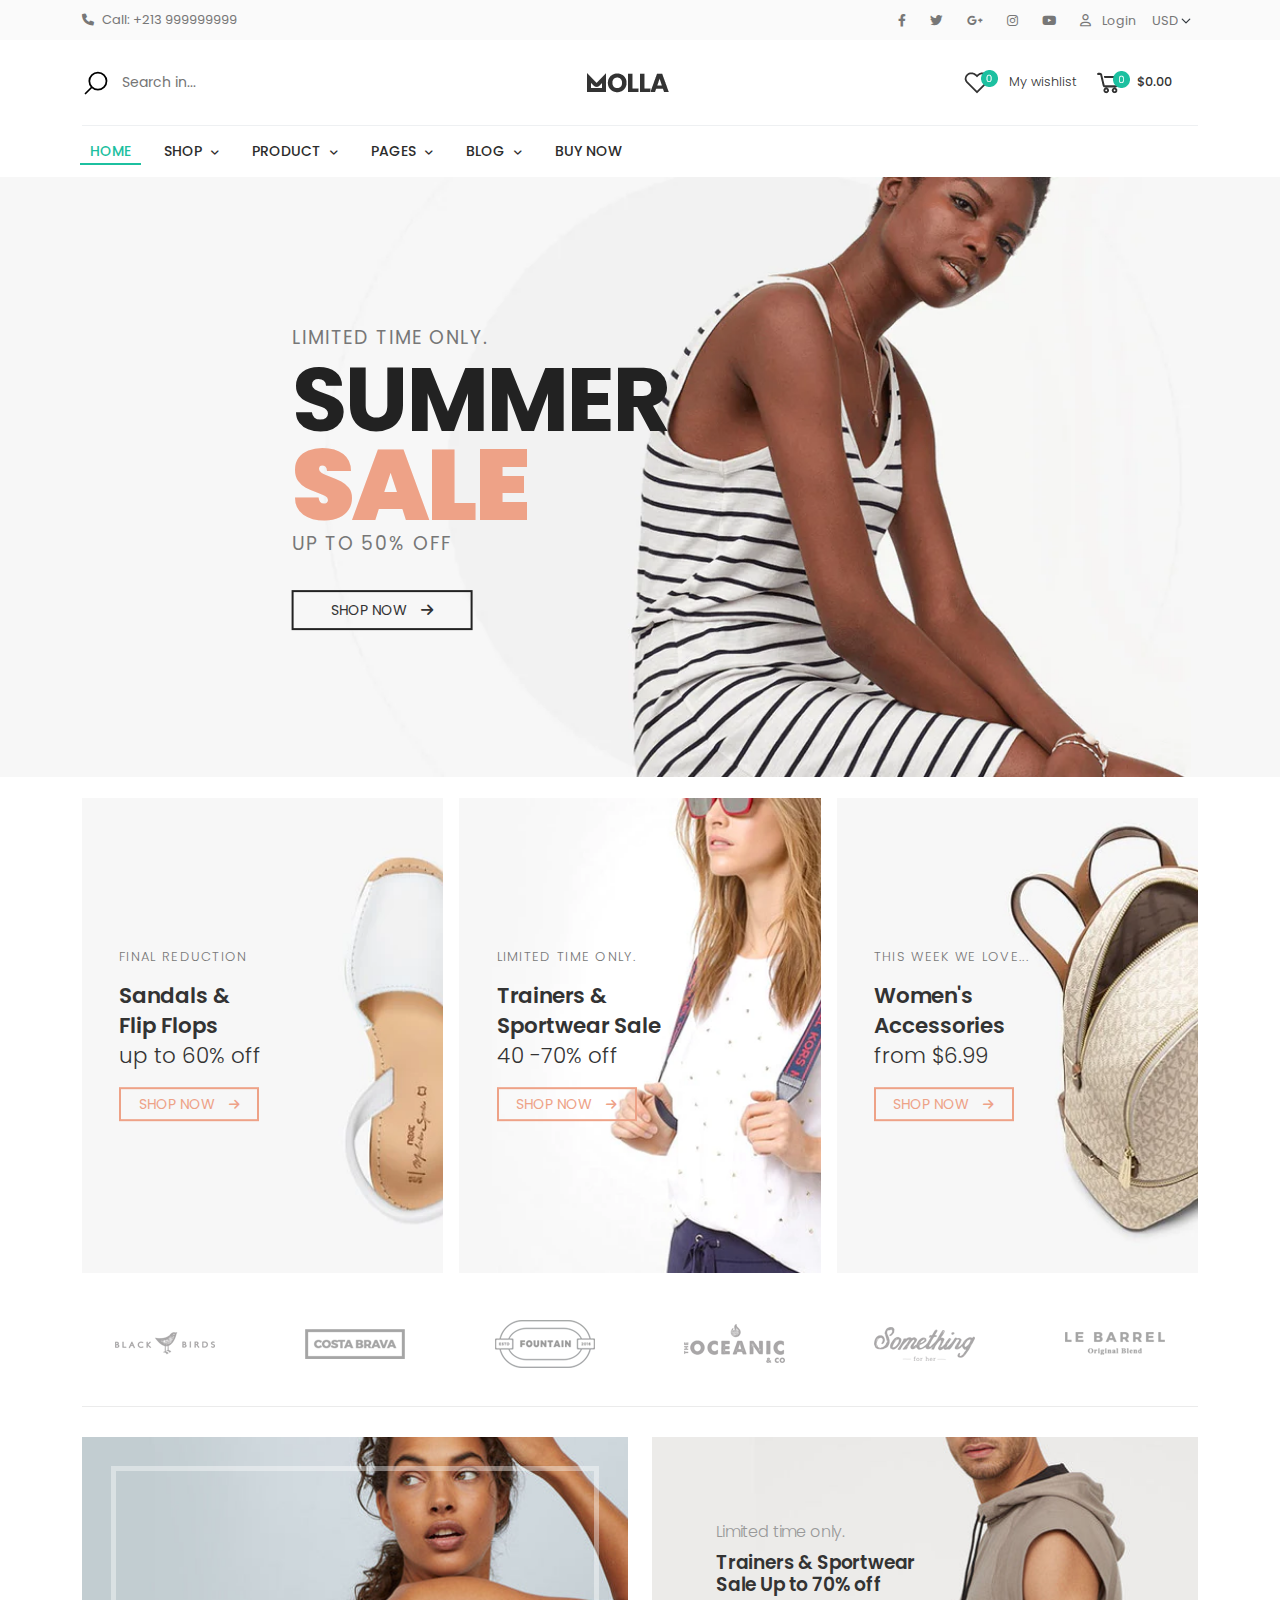
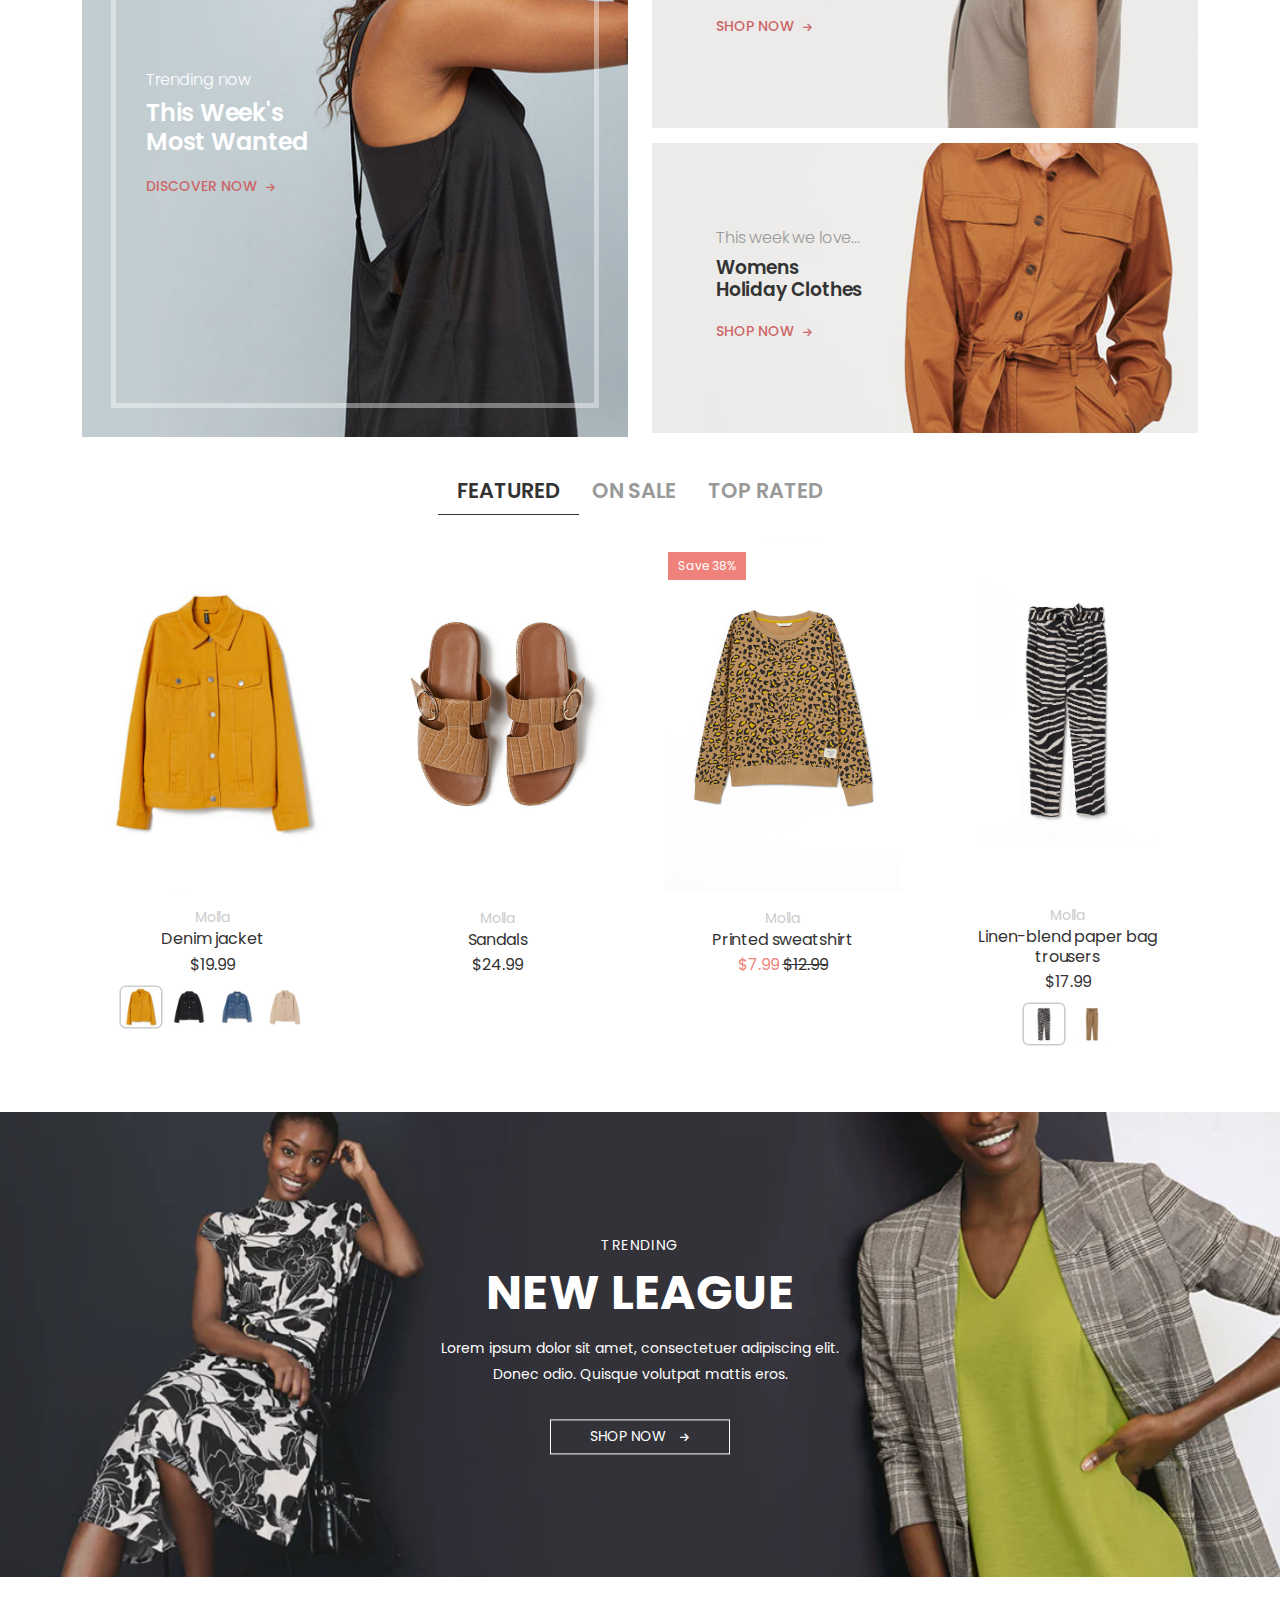
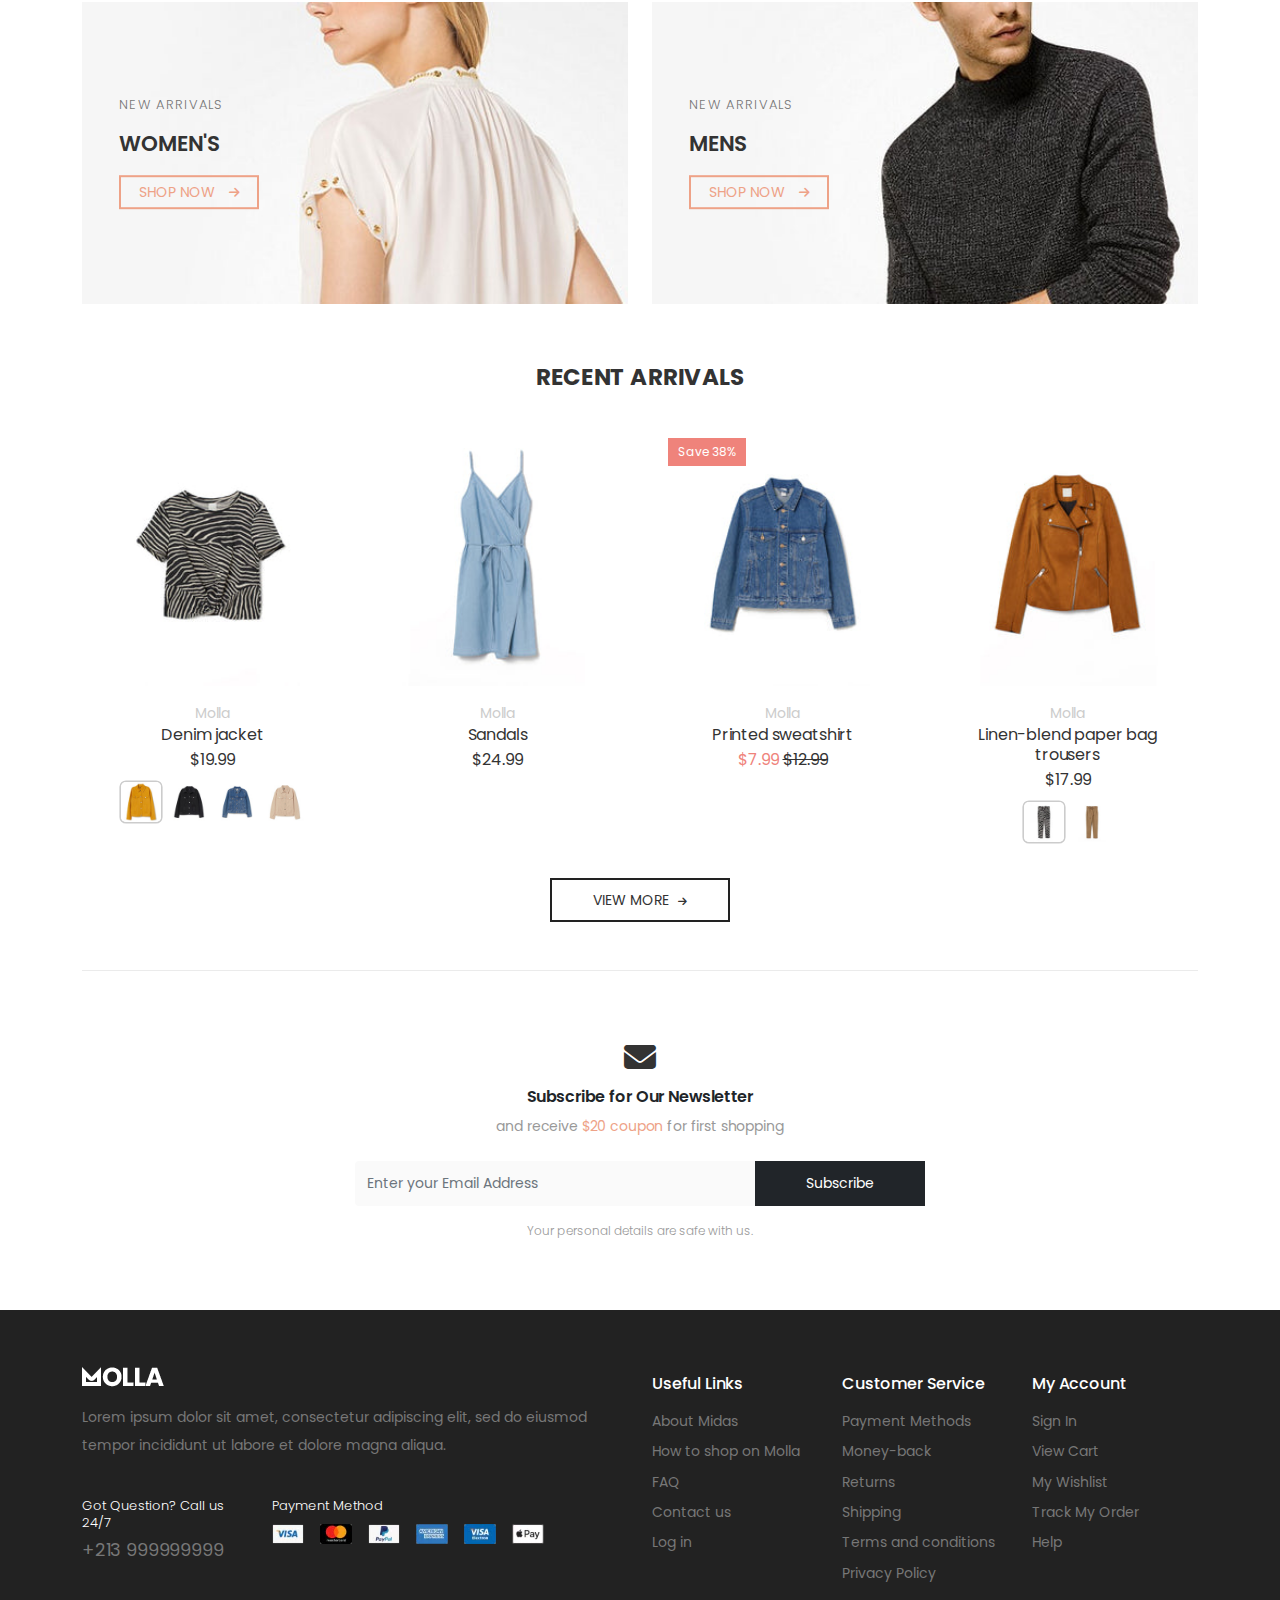
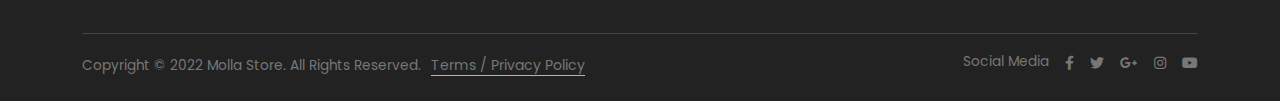
<file: index.html>
<!doctype html>
<html>
    <head>
        <meta charset="utf-8">
        <meta name="description" content="">
        <meta name="viewport" content="width=device-width, initial-scale=1">
        <title>Molla</title>
        <link rel="stylesheet" type="text/css" href="assets/css/bootstrap.min.css">
        <link rel="stylesheet"href="assets/css/style.css">
        <link href="https://fonts.googleapis.com/css2?family=Poppins:ital,wght@0,100;0,200;0,300;0,400;0,500;0,600;0,700;0,800;0,900;1,100;1,200;1,300;1,400;1,500;1,600;1,700;1,800;1,900&display=swap" rel="stylesheet">
        <link rel="stylesheet" type="text/css" href="assets/css/all.min.css">
        <link rel="stylesheet"href="https://unpkg.com/swiper/swiper-bundle.min.css"/>
        <link rel="stylesheet" href="assets/css/uicons-regular-rounded.css">
        <link rel="stylesheet" type="text/css" href="assets/css/responsive.css">
    </head>
    <body>
        <header>
            <div class="w-100 bg-1 header-pd">
                <div class="container">
                    <div class="top-bar d-flex flex-wrap align-items-center justify-content-between">
                        <div class="bar-left">
                            <ul class="list-unstyled">
                                <li><a href="#"><i class="fa-solid fa-phone"></i> Call: +213 999999999</a></li>
                            </ul>
                        </div>
                        <div class="bar-right">
                            <ul class="list-unstyled d-flex flex-wrap align-items-center gap-3">
                                <li><a href="#"><i class="fa-brands fa-facebook-f"></i></a></li>
                                <li><a href="#"><i class="fa-brands fa-twitter"></i></a></li>
                                <li><a href="#"><i class="fa-brands fa-google-plus-g"></i></a></li>
                                <li><a href="#"><i class="fa-brands fa-instagram"></i></a></li>
                                <li><a href="#"><i class="fa-brands fa-youtube"></i></a></li>
                                <li><a href="#"><i class="fa-regular fa-user"></i> Login</a></li>
                                <li>
                                 <select class="form-select form-select-sm" aria-label=".form-select-sm example">
                                 <option selected>USD</option>
                                 <option value="1">DZD</option>
                                 <option value="2">EUR</option>
                                 </select>
                                </li>
                                
                            </ul>
                        </div>
                    </div>
                    
                </div>
            </div>
            <div class="w-100 bg-white main-pd">
                <div class="container">
                    <div class="main-header row w-100 d-flex align-items-center justify-content-between">
                        <div class="menu-left col-lg-4 col-md-4 d-flex flex-nowrap align-items-center">
                            
                            <div class="field-box position-relative">
                                <input type="text" name="q" value="" class="search" placeholder="Search in..." required="">
                                <div class="search-field position-absolute">
                                    <a href="#">
                                <img src="assets/images/resources/search-outline.svg" alt="" width="28px" style="-webkit-transform: rotateY(180deg);
                                   -moz-transform: rotateY(180deg);
                                    -ms-transform: rotateY(180deg);
                                     -o-transform: rotateY(180deg);
                                        transform: rotateY(180deg);"></a>

                            </div>
                            </div>
                        </div>
                        <div class="menu-mid col-lg-4 col-md-4 text-lg-center">
                            <a href="index.html"><img src="assets/images/logo.webp" alt=""></a>
                        </div>
                        <div class="menu-right col-md-4 col-lg-4">
                            <ul class="shp-lst list-unstyled d-flex align-items-center justify-content-end">
                                <li><a style="font-weight: 300;" href="#"><img src="assets/images/resources/icon-1.png" alt=""> My wishlist</a></li>
                                <li><a style="font-weight: 500;" href="#"><img src="assets/images/resources/icon-2.png" alt="">$0.00</a></li>
                            </ul>
                        </div>
                    </div>
                </div>
            </div>
            <div class="w-100 header-bottom d-none d-lg-block">
                <div class="container">
                    <div class="border-top" style="opacity: 0.5;"></div>
                    <nav class="main-navigation">
                        <ul class="main-menu list-unstyled d-flex">
                            <li class="active"><a href="index.html">Home</a>
 
                               <div class="megamenu-wrap">
    
    <div class="container">
     <div class="megamenu-inner position-relative w-100">

      <div class="row mrg30">

       <div class="col-md-7 col-sm-12 col-lg-7">

        <div class="megamenu-box-wrap position-relative w-100">

         <div class="row mrg30 active">


          <div class="col">

           <div class="megamenu-item w-100">
            <h4>Blog Style</h4>
            <ul class="list-unstyled mb-0 w-100">
             <li><a href="blog.html">Blog Style 1</a></li> 
             <li><a href="blog2.html">Blog Style 2</a></li>
             <li><a href="blog3.html">Blog Style 3 </a></li>
             <li><a href="blog4.html">Blog Style 4</a></li>
             <li><a href="blog5.html">Blog Style 5</a></li>
            </ul>
           <!--megamenu-item--></div>

          <!--col-inner--></div>

          <div class="col">

           <div class="megamenu-item w-100">
            <h4>Product Style</h4>
            <ul class="list-unstyled mb-0 w-100">
             <li><a href="product-detail.html">Product Style 1</a></li>
             <li><a href="product-detail2.html">Product Style 2</a></li>
             <li><a href="product-detail3.html">Product Style 3</a></li>
             <li><a href="product-detail4.html">Product Style 4 
               </a></li>
             <li><a href="product-detail5.html">Product Style 5</a></li>
            </ul>
           <!--megamenu-item--></div>

          <!--col-inner--></div>

          <div class="col">

           <div class="megamenu-item w-100 active">
            <h4>Header Style</h4>
            <ul class="list-unstyled mb-0 w-100">
             <li class="active"><a href="index.html">Header Style 1</a></li>
             <li><a href="index2.html" >Header Style 2 
               <span class="badge bg-success rounded-pill">New</span></a></li>
             <li><a href="index3.html">Header Style 3</a></li>
            </ul>
           <!--megamenu-item--></div>

          <!--inner-col--></div>


         <!--row--></div>
        <!--megamenu-box--></div>
       <!--col--></div>
       <div class="col-md-5 col-lg-5 col-sm-12">
           <div class="image">
               <img src="assets/images/resources/shoes.jpg" style="object-fit: cover;max-height: 170px;width: 100%;object-position: top;" alt="">
           </div>
       </div>

      <!--row--></div>
     <!--inner--></div>
    <!--container--></div>  
   <!--megamenu--></div>
                            </li>
                            <li><a href="index.html">Shop <i class="fa-solid fa-angle-down"></i></a>
                                <ul class="children mb-0 w-100 list-unstyled">
                                    <li><a href="shop-fullwidth.html">Shop Fullwidth</a></li>
                                    <li><a href="shop-sidebar.html">Shop With Sidebar</a></li>
                                </ul>
                            </li>
                            <li><a href="index.html">Product <i class="fa-solid fa-angle-down"></i></a>
                                <ul class="children mb-0 w-100 list-unstyled">
                                    <li><a href="product-detail.html">Product-Detail</a></li>
                                    
                                </ul>
                            </li>
                            <li><a href="index.html">Pages <i class="fa-solid fa-angle-down"></i></a>
                                <ul class="children mb-0 w-100 list-unstyled">
                                    <li><a href="contact-us.html">Contact Us</a></li>
                                    <li><a href="faq.html">FAQs</a></li>
                                    <li><a href="about.html">About Us</a></li>
                                </ul>
                            </li>
                            <li><a href="index.html">Blog <i class="fa-solid fa-angle-down"></i></a>
                                <ul class="children mb-0 w-100 list-unstyled">
                                    <li><a href="blog-grid.html">Blog Grid</a></li>
                                </ul>
                            </li>
                            <li><a href="index.html">Buy Now</a></li>
                        </ul>
                    </nav>
                </div>
            </div>
        </header>

        <div class="res-header w-100">
  <div class="res-topbar w-100">
    <div class="container">
      <div class="res-topbar-inner d-flex flex-wrap align-items-center justify-content-between">
        <div class="logo">
          <h1 class="mb-0">
            <a href="index.html"><img src="assets/images/logo.webp"></a></h1>
        </div>
                            <ul class="shp-lst list-unstyled d-flex align-items-center justify-content-end">
                                <li class="bar">
                                <a class="responsive-menu-trigger d-inline-block" href="#" onclick="showMenu()"><i class="fi fi-rr-align-justify"></i></a>
                            </li>
                                <li><a style="font-weight: 300;" href="#"><img src="assets/images/resources/icon-3.png" alt=""></a></li>
                                <li><a style="font-weight: 500;" href="#"><img src="assets/images/resources/icon-4.png" alt=""></a></li>
                            </ul>
      </div>
    </div>
  </div>
</div>
<div class="mobile-nav position-relative">
     <div class="nav-links" id="navLinks">
      <a href="#" class="position-absolute res-menu-close" onclick="hideMenu()">
      <i class="fa-solid fa-xmark"></i></a>
      <ul class="mobile-res list-unstyled mb-0">
        <li><a href="index.html">Home</a></li>
        <li><a class="collapsed" data-bs-toggle="collapse" data-bs-target="#mb-one" aria-controls="mb-one" href="index.html">Shop <i class="fa-solid fa-angle-down"></i></a>
                                <ul class="collapse children mb-0 w-100 list-unstyled" id="mb-one">
                                    <li><a href="shop-fullwidth.html">Shop Fullwidth</a></li>
                                    <li><a href="shop-sidebar.html">Shop With Sidebar</a></li>
                                </ul>
                            </li>
                            <li><a class="collapsed" data-bs-toggle="collapse" data-bs-target="#mb-two" aria-controls="mb-two" href="index.html">Product <i class="fa-solid fa-angle-down"></i></a>
                                <ul id="mb-two" class="collapse children mb-0 w-100 list-unstyled">
                                    <li><a href="product-detail.html">Product-Detail</a></li>
                                    
                                </ul>
                            </li>
                            <li><a class="collapsed" data-bs-toggle="collapse" data-bs-target="#mb-three" aria-controls="mb-three"  href="index.html">Pages <i class="fa-solid fa-angle-down"></i></a>
                                <ul id="mb-three" class="collapse children mb-0 w-100 list-unstyled">
                                    <li><a href="contact-us.html">Contact Us</a></li>
                                    <li><a href="faq.html">FAQs</a></li>
                                    <li><a href="about.html">About Us</a></li>
                                </ul>
                            </li>
                            <li><a class="collapsed" data-bs-toggle="collapse" data-bs-target="#mb-four" aria-controls="mb-four" href="index.html">Blog <i class="fa-solid fa-angle-down"></i></a>
                                <ul id="mb-four" class="collapse children mb-0 w-100 list-unstyled">
                                    <li><a href="blog-grid.html">Blog Grid</a></li>
                                </ul>
                            </li>
                            <li><a href="index.html">Buy Now</a></li>

</ul>
    </div>
   </div>
<script>
  var navLinks = document.getElementById("navLinks");
  function showMenu(){
    navLinks.style.right = "0";
  }
   function hideMenu(){
    navLinks.style.right = "-322px";
  }

</script>

<section>
    <div class="hero-section">
        <!-- Swiper -->
    <div class="swiper mySwiper">
      <div class="swiper-wrapper">
        <div class="swiper-slide" style="background-image: url(assets/images/resources/slide-1.webp);">
            <div class="swiper-text-wrap">
                <div class="container swiper-tl">
                    <div class="content">
                        <div class="content-width">
                            <div class="anime up title">Limited time only.</div>
                            <div class="anime left subtitle">Summer<br><strong class="text-primary">sale</strong></div>
                            <div class="anime right description">Up to 50% off</div>
                            <div class="anime down button list-inline-item">
                                <a class="btn btn-outline " href="#"><span>SHOP NOW <i style="padding-left: 10px;font-size: 14px;"class="fa-solid fa-arrow-right"></i></span>
                                    
                                </a>
                            </div>
                        </div>
                    </div>
                </div>
            </div>
        </div>
        <div class="swiper-slide" style="background-image: url(assets/images/resources/slide-2.webp);">
            <div class="swiper-text-wrap">
                <div class="container swiper-tl">
                    <div class="content v2">
                        <div class="content-width v2">
                            <div class="anime up title">Limited time only.</div>
                            <div class="anime left subtitle">coats <span class="text-primary">&amp;</span><br>jackets</div>
                            <div class="anime right description">Up to 50% off</div>
                            <div class="anime down button list-inline-item">
                                <a class="btn btn-outline " href="#"><span>SHOP NOW <i style="padding-left: 10px;font-size: 14px;"class="fa-solid fa-arrow-right"></i></span>
                                    
                                </a>
                            </div>
                        </div>
                    </div>
                </div>
            </div>
        </div>
      </div>
    </div>

    <!-- Swiper JS -->
    <script src="https://unpkg.com/swiper/swiper-bundle.min.js"></script>

    <!-- Initialize Swiper -->
    <script>
      var swiper = new Swiper(".mySwiper", {});
    </script>
    </div>
</section>
<section>
    <div class="w-100" style="padding:1.3rem 0">
        <div class="container">
            <div class="row align-items-center gx-3 res-row">
                <div class="col-lg-4 col-md-6 col-sm-12">
                    <div class="block-one position-relative">
                        <a href="#" style="background-image:url(assets/images/resources/block-1-1.webp)"></a>
                        <div class="text-content position-absolute">
                            <h4 style="color: #777;">Final reduction</h4>
                            <h3 style="color:#333;">
                                <strong>Sandals &amp;<br> Flip Flops</strong> <br> up to 60% off</h3>
                                <a href="#" class="btn btn-outline-primary ">SHOP NOW <i style="padding-left: 10px;font-size: 12px;"class="fa-solid fa-arrow-right"></i> </a>
                        </div>
                    </div>
                </div>
                <div class="col-lg-4 col-md-6 col-sm-12">
                    <div class="block-one position-relative mt">
                        <a href="#" style="background-image:url(assets/images/resources/block-1-2.webp)"></a>
                        <div class="text-content position-absolute">
                            <h4 style="color: #777;">Limited time only.</h4>
                            <h3 style="color: #333">
                                <strong>Trainers &amp;<br>Sportwear Sale</strong> <br>40 -70% off</h3>

                                <a href="#" class="btn btn-outline-primary ">SHOP NOW <i style="padding-left: 10px;font-size: 12px;"class="fa-solid fa-arrow-right"></i> </a>
                        </div>
                    </div>
                </div>
                <div class="col-lg-4 col-md-6 col-sm-12">
                    <div class="block-one position-relative mt">
                        <a href="#" style="background-image:url(assets/images/resources/block-1-3.webp)"></a>
                        <div class="text-content position-absolute">
                            <h4 style="color: #777;">This week we love...</h4>
                            <h3 style="color: #333">
                                <strong>Women's<br>Accessories</strong> <br>from $6.99</h3>
                                <a href="#" class="btn btn-outline-primary ">SHOP NOW <i style="padding-left: 10px;font-size: 12px;"class="fa-solid fa-arrow-right"></i> </a>
                        </div>
                    </div>
                </div>
            </div>
        </div>
    </div>
</section>
<section>
        <div class="w-100" style="padding:1.3rem 0 2rem">
            <div class="container">
                <div class="brand-wrap v1">
                    <div class="row align-items-center">
                        <div class="col">
                            <div class="brand-item text-center w-100">
                                <a href="#" title="">
                                    <img class="img-fluid" src="assets/images/resources/brand-1.webp"></a>
                            </div>
                        </div>
                        <div class="col">
                            <div class="brand-item text-center w-100">
                                <a href="#" title="">
                                    <img class="img-fluid" src="assets/images/resources/brand-2.webp"></a>
                            </div>
                        </div>
                        <div class="col">
                            <div class="brand-item text-center w-100">
                                <a href="#" title="">
                                    <img class="img-fluid" src="assets/images/resources/brand-3.webp"></a>
                            </div>
                        </div>
                        <div class="col">
                            <div class="brand-item text-center w-100">
                                <a href="#" title="">
                                    <img class="img-fluid" src="assets/images/resources/brand-4.webp"></a>
                            </div>
                        </div>
                        <div class="col">
                            <div class="brand-item text-center w-100">
                                <a href="#" title="">
                                    <img class="img-fluid" src="assets/images/resources/brand-5.webp"></a>
                            </div>
                        </div>
                        <div class="col">
                            <div class="brand-item text-center w-100">
                                <a href="#" title="">
                                    <img class="img-fluid" src="assets/images/resources/brand-6.webp"></a>
                            </div>
                        </div>
                    </div>
                </div>
            </div>
        </div>
    </section>
    <div class="section-width">
        <div class="container">
            <div class="w-100 border-top" style="border-top-color: #ebebeb !important;"></div>
        </div>
    </div>

<section>
    <div class="w-100" style="padding: 30px 0;">
        <div class="container">
            <div class="row">
                <div class="col-lg-6 col-md-6 col-sm-12">
                    <div class="block-two mb-res position-relative">
                        <div class="text-content position-absolute">
                            <p style="color: #fff">Trending now</p>
                            <h3 style="color: #fff">This Week's<br> Most Wanted<br>
                                
                            </h3>
                            <a href="#" class="btn btn-link">DISCOVER NOW <i style="padding-left: 5px;font-size: 10px;"class="fa-solid fa-arrow-right"></i></a>
                        </div>
                        <a href="#" class="img-banner" style="background-image: url(assets/images/resources/block-2-1.jpg); padding-bottom: 109.756%;"></a>
                    </div>
                </div>
                <div class="col-lg-6 col-md-6 col-sm-12">
                    <div class="row">
                        <div class="col-lg-12 col-md-12 col-sm-12">
                            <div class="block-two v2 position-relative mb-gutter">
                                <div class="text-content sm-fnt position-absolute">
                            <p style="color: #999">Limited time only.</p>
                            <h3 style="color: #333">Trainers &amp; Sportwear<br>Sale Up to 70% off<br>
                                </h3>
                            <a href="#" class="btn btn-link">SHOP NOW <i style="padding-left: 5px;font-size: 10px;"class="fa-solid fa-arrow-right"></i></a>
                        </div>
                        <a href="#" class="img-banner" style="background-image: url(assets/images/resources/block-2-2.jpg); padding-bottom: 53.1359%;"></a>
                    </div>
                        </div>
                        <div class="col-lg-12 col-md-12 col-sm-12">
                            <div class="block-two v2 position-relative">
                                <div class="text-content sm-fnt position-absolute">
                            <p style="color: #999">This week we love...</p>
                            <h3 style="color: #333">Womens<br>Holiday Clothes<br></h3>
                            <a href="#" class="btn btn-link">SHOP NOW <i style="padding-left: 5px;font-size: 10px;"class="fa-solid fa-arrow-right"></i></a>
                        </div>
                        <a href="#" class="img-banner" style="background-image: url(assets/images/resources/block-2-3.jpg); padding-bottom: 53.1359%;"></a>
                    </div>
                        </div>
                    </div>
                </div>
                
            </div>
        </div>
    </div>
</section>

<section>
    <div class="w-100">
        <div class="container">
            <div class="shp-tab ">
            <ul class="nav nav-tabs mb-2 d-flex justify-content-center" id="myTab" role="tablist">
  <li class="nav-item" role="presentation">
    <button class="nav-link active" id="home-tab" data-bs-toggle="tab" data-bs-target="#home" type="button" role="tab" aria-controls="home" aria-selected="true">Featured</button>
  </li>
  <li class="nav-item" role="presentation">
    <button class="nav-link" id="profile-tab" data-bs-toggle="tab" data-bs-target="#profile" type="button" role="tab" aria-controls="profile" aria-selected="false">On Sale</button>
  </li>
  <li class="nav-item" role="presentation">
    <button class="nav-link" id="contact-tab" data-bs-toggle="tab" data-bs-target="#contact" type="button" role="tab" aria-controls="contact" aria-selected="false">Top Rated</button>
  </li>
</ul>
<div class="tab-content" id="myTabContent">
  <div class="tab-pane fade show active" id="home" role="tabpanel" aria-labelledby="home-tab">
      <div class="row">
          <div class="col-lg-3 col-md-6 col-sm-12">
              <div class="block-product">
                  <div class="product-thumb position-relative">
                      <a href="#"><img src="assets/images/resources/prd-1.jpg"></a>
                      <a href="#" class="ad-cart position-absolute text-center">
                          <span>Add to Cart</span>
                      </a>
                      <div class="product-btns position-absolute">
                        <a class="wishlist-btn" href="wishlist.html" style="transition-delay:0ms;">
                            <i class="fi fi-rr-heart"></i>
                        </a>
                        <a class="cart-btn" href="cart.html" style="transition-delay: 45ms;">
                            <i class="fi-rr-shopping-bag"></i>
                        </a>
                        <a class="expand-btn" href="images/product-img1-2.jpg" style="transition-delay:90ms;">
                            <i class="fi fi-rr-picture"></i>
                        </a>

        <!--product-btns--></div>
                  </div>
                  <div class="product-body text-center">
                      <a href="#" class="brand-name">Molla</a>
                      <h2 class="product-name">
                        <a href="#">Denim jacket</a></h2>
                        <span class="product-price">$19.99</span>
                        <div class="prd-options">
                            <ul class="list-unstyled d-flex gap-2 align-items-center justify-content-center">
                                <li><a href="#"><img src="assets/images/resources/s-prd-1.jpg"></a></li>
                                <li><a href="#"><img src="assets/images/resources/s-prd-2.jpg"></a></li>
                                <li><a href="#"><img src="assets/images/resources/s-prd-3.jpg"></a></li>
                                <li><a href="#"><img src="assets/images/resources/s-prd-4.jpg"></a></li>
                            </ul>
                        </div>
                  </div>
              </div>
          </div>
          <div class="col-lg-3 col-md-6 col-sm-12">
              <div class="block-product">
                  <div class="product-thumb position-relative">
                      <a href="#"><img src="assets/images/resources/prd-2.jpg"></a>
                      <a href="#" class="ad-cart position-absolute text-center">
                          <span>Add to Cart</span>
                      </a>
                      <div class="product-btns position-absolute">
                        <a class="wishlist-btn" href="wishlist.html" style="transition-delay:0ms;">
                            <i class="fi fi-rr-heart"></i>
                        </a>
                        <a class="cart-btn" href="cart.html" style="transition-delay: 45ms;">
                            <i class="fi-rr-shopping-bag"></i>
                        </a>
                        <a class="expand-btn" href="images/product-img1-2.jpg" style="transition-delay:90ms;">
                            <i class="fi fi-rr-picture"></i>
                        </a>

        <!--product-btns--></div>
                  </div>
                  <div class="product-body text-center">
                      <a href="#" class="brand-name">Molla</a>
                      <h2 class="product-name">
                        <a href="#">Sandals</a></h2>
                        <span class="product-price">$24.99</span>
                        
                  </div>
              </div>
          </div>
          <div class="col-lg-3 col-md-6 col-sm-12">
              <div class="block-product">
                  <div class="product-thumb position-relative">
                      <a href="#"><img src="assets/images/resources/prd-3.jpg"></a>
                      <span class="position-absolute sv">Save 38%</span>
                      <a href="#" class="ad-cart position-absolute text-center">
                          <span>Add to Cart</span>
                      </a>
                      <div class="product-btns position-absolute">
                        <a class="wishlist-btn" href="wishlist.html" style="transition-delay:0ms;">
                            <i class="fi fi-rr-heart"></i>
                        </a>
                        <a class="cart-btn" href="cart.html" style="transition-delay: 45ms;">
                            <i class="fi-rr-shopping-bag"></i>
                        </a>
                        <a class="expand-btn" href="images/product-img1-2.jpg" style="transition-delay:90ms;">
                            <i class="fi fi-rr-picture"></i>
                        </a>

        <!--product-btns--></div>
                  </div>
                  <div class="product-body v2 text-center">
                      <a href="#" class="brand-name">Molla</a>
                      <h2 class="product-name">
                        <a href="#">Printed sweatshirt</a></h2>
                        <span class="product-price">$7.99 <del>$12.99</span></del></span>
                        
                  </div>
              </div>
          </div>
          <div class="col-lg-3 col-md-6 col-sm-12">
              <div class="block-product">
                  <div class="product-thumb position-relative">
                      <a href="#"><img src="assets/images/resources/prd-4.jpg"></a>
                      <a href="#" class="ad-cart position-absolute text-center">
                          <span>Add to Cart</span>
                      </a>
                      <div class="product-btns position-absolute">
                        <a class="wishlist-btn" href="wishlist.html" style="transition-delay:0ms;">
                            <i class="fi fi-rr-heart"></i>
                        </a>
                        <a class="cart-btn" href="cart.html" style="transition-delay: 45ms;">
                            <i class="fi-rr-shopping-bag"></i>
                        </a>
                        <a class="expand-btn" href="images/product-img1-2.jpg" style="transition-delay:90ms;">
                            <i class="fi fi-rr-picture"></i>
                        </a>

        <!--product-btns--></div>
                  </div>
                  <div class="product-body text-center">
                      <a href="#" class="brand-name">Molla</a>
                      <h2 class="product-name">
                        <a href="#">Linen-blend paper bag trousers</a></h2>
                        <span class="product-price">$17.99</span>
                        <div class="prd-options">
                            <ul class="list-unstyled d-flex gap-2 align-items-center justify-content-center">
                                <li><a href="#"><img src="assets/images/resources/s-prd-5.jpg"></a></li>
                                <li><a href="#"><img src="assets/images/resources/s-prd-6.jpg"></a></li>
                                
                            </ul>
                        </div>
                  </div>
              </div>
          </div>
      </div>
  </div>
  <div class="tab-pane fade" id="profile" role="tabpanel" aria-labelledby="profile-tab">
      <div class="row">
          
          <div class="col-lg-3 col-md-6 col-sm-12">
              <div class="block-product">
                  <div class="product-thumb position-relative">
                      <a href="#"><img src="assets/images/resources/prd-2.jpg"></a>
                      <a href="#" class="ad-cart position-absolute text-center">
                          <span>Add to Cart</span>
                      </a>
                      <div class="product-btns position-absolute">
                        <a class="wishlist-btn" href="wishlist.html" style="transition-delay:0ms;">
                            <i class="fi fi-rr-heart"></i>
                        </a>
                        <a class="cart-btn" href="cart.html" style="transition-delay: 45ms;">
                            <i class="fi-rr-shopping-bag"></i>
                        </a>
                        <a class="expand-btn" href="images/product-img1-2.jpg" style="transition-delay:90ms;">
                            <i class="fi fi-rr-picture"></i>
                        </a>

        <!--product-btns--></div>
                  </div>
                  <div class="product-body text-center">
                      <a href="#" class="brand-name">Molla</a>
                      <h2 class="product-name">
                        <a href="#">Sandals</a></h2>
                        <span class="product-price">$24.99</span>
                        
                  </div>
              </div>
          </div>
          <div class="col-lg-3 col-md-6 col-sm-12">
              <div class="block-product">
                  <div class="product-thumb position-relative">
                      <a href="#"><img src="assets/images/resources/prd-1.jpg"></a>
                      <a href="#" class="ad-cart position-absolute text-center">
                          <span>Add to Cart</span>
                      </a>
                      <div class="product-btns position-absolute">
                        <a class="wishlist-btn" href="wishlist.html" style="transition-delay:0ms;">
                            <i class="fi fi-rr-heart"></i>
                        </a>
                        <a class="cart-btn" href="cart.html" style="transition-delay: 45ms;">
                            <i class="fi-rr-shopping-bag"></i>
                        </a>
                        <a class="expand-btn" href="images/product-img1-2.jpg" style="transition-delay:90ms;">
                            <i class="fi fi-rr-picture"></i>
                        </a>

        <!--product-btns--></div>
                  </div>
                  <div class="product-body text-center">
                      <a href="#" class="brand-name">Molla</a>
                      <h2 class="product-name">
                        <a href="#">Denim jacket</a></h2>
                        <span class="product-price">$19.99</span>
                        <div class="prd-options">
                            <ul class="list-unstyled d-flex gap-2 align-items-center justify-content-center">
                                <li><a href="#"><img src="assets/images/resources/s-prd-1.jpg"></a></li>
                                <li><a href="#"><img src="assets/images/resources/s-prd-2.jpg"></a></li>
                                <li><a href="#"><img src="assets/images/resources/s-prd-3.jpg"></a></li>
                                <li><a href="#"><img src="assets/images/resources/s-prd-4.jpg"></a></li>
                            </ul>
                        </div>
                  </div>
              </div>
          </div>
          <div class="col-lg-3 col-md-6 col-sm-12">
              <div class="block-product">
                  <div class="product-thumb position-relative">
                      <a href="#"><img src="assets/images/resources/prd-3.jpg"></a>
                      <span class="position-absolute sv">Save 38%</span>
                      <a href="#" class="ad-cart position-absolute text-center">
                          <span>Add to Cart</span>
                      </a>
                      <div class="product-btns position-absolute">
                        <a class="wishlist-btn" href="wishlist.html" style="transition-delay:0ms;">
                            <i class="fi fi-rr-heart"></i>
                        </a>
                        <a class="cart-btn" href="cart.html" style="transition-delay: 45ms;">
                            <i class="fi-rr-shopping-bag"></i>
                        </a>
                        <a class="expand-btn" href="images/product-img1-2.jpg" style="transition-delay:90ms;">
                            <i class="fi fi-rr-picture"></i>
                        </a>

        <!--product-btns--></div>
                  </div>
                  <div class="product-body v2 text-center">
                      <a href="#" class="brand-name">Molla</a>
                      <h2 class="product-name">
                        <a href="#">Printed sweatshirt</a></h2>
                        <span class="product-price">$7.99 <del>$12.99</span></del></span>
                        
                  </div>
              </div>
          </div>
          <div class="col-lg-3 col-md-6 col-sm-12">
              <div class="block-product">
                  <div class="product-thumb position-relative">
                      <a href="#"><img src="assets/images/resources/prd-4.jpg"></a>
                      <a href="#" class="ad-cart position-absolute text-center">
                          <span>Add to Cart</span>
                      </a>
                      <div class="product-btns position-absolute">
                        <a class="wishlist-btn" href="wishlist.html" style="transition-delay:0ms;">
                            <i class="fi fi-rr-heart"></i>
                        </a>
                        <a class="cart-btn" href="cart.html" style="transition-delay: 45ms;">
                            <i class="fi-rr-shopping-bag"></i>
                        </a>
                        <a class="expand-btn" href="images/product-img1-2.jpg" style="transition-delay:90ms;">
                            <i class="fi fi-rr-picture"></i>
                        </a>

        <!--product-btns--></div>
                  </div>
                  <div class="product-body text-center">
                      <a href="#" class="brand-name">Molla</a>
                      <h2 class="product-name">
                        <a href="#">Linen-blend paper bag trousers</a></h2>
                        <span class="product-price">$17.99</span>
                        <div class="prd-options">
                            <ul class="list-unstyled d-flex gap-2 align-items-center justify-content-center">
                                <li><a href="#"><img src="assets/images/resources/s-prd-5.jpg"></a></li>
                                <li><a href="#"><img src="assets/images/resources/s-prd-6.jpg"></a></li>
                                
                            </ul>
                        </div>
                  </div>
              </div>
          </div>
      </div>
  </div>
  <div class="tab-pane fade" id="contact" role="tabpanel" aria-labelledby="contact-tab">
      <div class="row">
        <div class="col-lg-3 col-md-6 col-sm-12">
              <div class="block-product">
                  <div class="product-thumb position-relative">
                      <a href="#"><img src="assets/images/resources/prd-4.jpg"></a>
                      <a href="#" class="ad-cart position-absolute text-center">
                          <span>Add to Cart</span>
                      </a>
                      <div class="product-btns position-absolute">
                        <a class="wishlist-btn" href="wishlist.html" style="transition-delay:0ms;">
                            <i class="fi fi-rr-heart"></i>
                        </a>
                        <a class="cart-btn" href="cart.html" style="transition-delay: 45ms;">
                            <i class="fi-rr-shopping-bag"></i>
                        </a>
                        <a class="expand-btn" href="images/product-img1-2.jpg" style="transition-delay:90ms;">
                            <i class="fi fi-rr-picture"></i>
                        </a>

        <!--product-btns--></div>
                  </div>
                  <div class="product-body text-center">
                      <a href="#" class="brand-name">Molla</a>
                      <h2 class="product-name">
                        <a href="#">Linen-blend paper bag trousers</a></h2>
                        <span class="product-price">$17.99</span>
                        <div class="prd-options">
                            <ul class="list-unstyled d-flex gap-2 align-items-center justify-content-center">
                                <li><a href="#"><img src="assets/images/resources/s-prd-5.jpg"></a></li>
                                <li><a href="#"><img src="assets/images/resources/s-prd-6.jpg"></a></li>
                                
                            </ul>
                        </div>
                  </div>
              </div>
          </div>
          <div class="col-lg-3 col-md-6 col-sm-12">
              <div class="block-product">
                  <div class="product-thumb position-relative">
                      <a href="#"><img src="assets/images/resources/prd-1.jpg"></a>
                      <a href="#" class="ad-cart position-absolute text-center">
                          <span>Add to Cart</span>
                      </a>
                      <div class="product-btns position-absolute">
                        <a class="wishlist-btn" href="wishlist.html" style="transition-delay:0ms;">
                            <i class="fi fi-rr-heart"></i>
                        </a>
                        <a class="cart-btn" href="cart.html" style="transition-delay: 45ms;">
                            <i class="fi-rr-shopping-bag"></i>
                        </a>
                        <a class="expand-btn" href="images/product-img1-2.jpg" style="transition-delay:90ms;">
                            <i class="fi fi-rr-picture"></i>
                        </a>

        <!--product-btns--></div>
                  </div>
                  <div class="product-body text-center">
                      <a href="#" class="brand-name">Molla</a>
                      <h2 class="product-name">
                        <a href="#">Denim jacket</a></h2>
                        <span class="product-price">$19.99</span>
                        <div class="prd-options">
                            <ul class="list-unstyled d-flex gap-2 align-items-center justify-content-center">
                                <li><a href="#"><img src="assets/images/resources/s-prd-1.jpg"></a></li>
                                <li><a href="#"><img src="assets/images/resources/s-prd-2.jpg"></a></li>
                                <li><a href="#"><img src="assets/images/resources/s-prd-3.jpg"></a></li>
                                <li><a href="#"><img src="assets/images/resources/s-prd-4.jpg"></a></li>
                            </ul>
                        </div>
                  </div>
              </div>
          </div>
          <div class="col-lg-3 col-md-6 col-sm-12">
              <div class="block-product">
                  <div class="product-thumb position-relative">
                      <a href="#"><img src="assets/images/resources/prd-2.jpg"></a>
                      <a href="#" class="ad-cart position-absolute text-center">
                          <span>Add to Cart</span>
                      </a>
                      <div class="product-btns position-absolute">
                        <a class="wishlist-btn" href="wishlist.html" style="transition-delay:0ms;">
                            <i class="fi fi-rr-heart"></i>
                        </a>
                        <a class="cart-btn" href="cart.html" style="transition-delay: 45ms;">
                            <i class="fi-rr-shopping-bag"></i>
                        </a>
                        <a class="expand-btn" href="images/product-img1-2.jpg" style="transition-delay:90ms;">
                            <i class="fi fi-rr-picture"></i>
                        </a>

        <!--product-btns--></div>
                  </div>
                  <div class="product-body text-center">
                      <a href="#" class="brand-name">Molla</a>
                      <h2 class="product-name">
                        <a href="#">Sandals</a></h2>
                        <span class="product-price">$24.99</span>
                        
                  </div>
              </div>
          </div>
          <div class="col-lg-3 col-md-6 col-sm-12">
              <div class="block-product">
                  <div class="product-thumb position-relative">
                      <a href="#"><img src="assets/images/resources/prd-3.jpg"></a>
                      <span class="position-absolute sv">Save 38%</span>
                      <a href="#" class="ad-cart position-absolute text-center">
                          <span>Add to Cart</span>
                      </a>
                      <div class="product-btns position-absolute">
                        <a class="wishlist-btn" href="wishlist.html" style="transition-delay:0ms;">
                            <i class="fi fi-rr-heart"></i>
                        </a>
                        <a class="cart-btn" href="cart.html" style="transition-delay: 45ms;">
                            <i class="fi-rr-shopping-bag"></i>
                        </a>
                        <a class="expand-btn" href="images/product-img1-2.jpg" style="transition-delay:90ms;">
                            <i class="fi fi-rr-picture"></i>
                        </a>

        <!--product-btns--></div>
                  </div>
                  <div class="product-body v2 text-center">
                      <a href="#" class="brand-name">Molla</a>
                      <h2 class="product-name">
                        <a href="#">Printed sweatshirt</a></h2>
                        <span class="product-price">$7.99 <del>$12.99</span></del></span>
                        
                  </div>
              </div>
          </div>
          
      </div>
  </div>
</div>
        </div>
    </div>
    </div>
</section>
<section class="position-relative mt-5">
    <div class="fixed-bg w-100" style="background-image: url(assets/images/resources/bg.webp);">
        <div class="text-wrapper">
                <div class="container">
                    <div class="content text-center">
                            <div class="anime up title">TRENDING</div>
                            <div class="anime left subtitle">NEW LEAGUE</div>
                            <div class="anime right description">Lorem ipsum dolor sit amet, consectetuer adipiscing elit.<br>
Donec odio. Quisque volutpat mattis eros.</div>
                            <div class="anime down button list-inline-item">
                                <a class="btn btn-outline " href="#"><span>SHOP NOW <i style="padding-left: 10px;font-size: 10px;"class="fa-solid fa-arrow-right"></i></span>
                                    
                                </a>
                            </div>
                    </div>
                </div>
            </div>
    </div>
</section>
<section>
    <div class="w-100" style="margin-top:10px;margin-bottom:20px;">
        <div class="container">
            <div class="row">
                <div class="col-lg-6 col-md-6 col-sm-12">
                    <div class="block-one v2 position-relative">
                        <a href="#" style="background-image:url(assets/images/resources/block-1-4.jpg)"></a>
                        <div class="text-content position-absolute">
                            <h4 style="color: #777;">New Arrivals</h4>
                            <h3 style="color:#333;">
                                 Women's</h3>
                                <a href="#" class="btn btn-outline-primary ">SHOP NOW <i style="padding-left: 10px;font-size: 12px;"class="fa-solid fa-arrow-right"></i> </a>
                        </div>
                    </div>
                </div>
                <div class="col-lg-6 col-md-6 col-sm-12">
                    <div class="block-one v2 position-relative">
                        <a href="#" style="background-image:url(assets/images/resources/block-1-5.jpg)"></a>
                        <div class="text-content position-absolute">
                            <h4 style="color: #777;">New Arrivals</h4>
                            <h3 style="color:#333;">
                                 Mens</h3>
                                <a href="#" class="btn btn-outline-primary ">SHOP NOW <i style="padding-left: 10px;font-size: 12px;"class="fa-solid fa-arrow-right"></i> </a>
                        </div>
                    </div>
                </div>
            </div>
        </div>
    </div>
</section>
<section>
    <div class="w-100 img-set" style="margin-top:60px;">
        <div class="container">
            <div class="row">
                <div class="sec-tl text-center">
                    <h1>RECENT ARRIVALS</h1>
                </div>
            </div>
      <div class="row">
          <div class="col-lg-3 col-md-6 col-sm-12">
              <div class="block-product">
                  <div class="product-thumb position-relative">
                      <a href="#"><img src="assets/images/resources/prd-5.jpg"></a>
                      <a href="#" class="ad-cart position-absolute text-center">
                          <span>Add to Cart</span>
                      </a>
                      <div class="product-btns position-absolute">
                        <a class="wishlist-btn" href="wishlist.html" style="transition-delay:0ms;">
                            <i class="fi fi-rr-heart"></i>
                        </a>
                        <a class="cart-btn" href="cart.html" style="transition-delay: 45ms;">
                            <i class="fi-rr-shopping-bag"></i>
                        </a>
                        <a class="expand-btn" href="images/product-img1-2.jpg" style="transition-delay:90ms;">
                            <i class="fi fi-rr-picture"></i>
                        </a>

        <!--product-btns--></div>
                  </div>
                  <div class="product-body text-center">
                      <a href="#" class="brand-name">Molla</a>
                      <h2 class="product-name">
                        <a href="#">Denim jacket</a></h2>
                        <span class="product-price">$19.99</span>
                        <div class="prd-options">
                            <ul class="list-unstyled d-flex gap-2 align-items-center justify-content-center">
                                <li><a href="#"><img src="assets/images/resources/s-prd-1.jpg"></a></li>
                                <li><a href="#"><img src="assets/images/resources/s-prd-2.jpg"></a></li>
                                <li><a href="#"><img src="assets/images/resources/s-prd-3.jpg"></a></li>
                                <li><a href="#"><img src="assets/images/resources/s-prd-4.jpg"></a></li>
                            </ul>
                        </div>
                  </div>
              </div>
          </div>
          <div class="col-lg-3 col-md-6 col-sm-12">
              <div class="block-product">
                  <div class="product-thumb position-relative">
                      <a href="#"><img src="assets/images/resources/prd-6.jpg"></a>
                      <a href="#" class="ad-cart position-absolute text-center">
                          <span>Add to Cart</span>
                      </a>
                      <div class="product-btns position-absolute">
                        <a class="wishlist-btn" href="wishlist.html" style="transition-delay:0ms;">
                            <i class="fi fi-rr-heart"></i>
                        </a>
                        <a class="cart-btn" href="cart.html" style="transition-delay: 45ms;">
                            <i class="fi-rr-shopping-bag"></i>
                        </a>
                        <a class="expand-btn" href="images/product-img1-2.jpg" style="transition-delay:90ms;">
                            <i class="fi fi-rr-picture"></i>
                        </a>

        <!--product-btns--></div>
                  </div>
                  <div class="product-body text-center">
                      <a href="#" class="brand-name">Molla</a>
                      <h2 class="product-name">
                        <a href="#">Sandals</a></h2>
                        <span class="product-price">$24.99</span>
                        
                  </div>
              </div>
          </div>
          <div class="col-lg-3 col-md-6 col-sm-12">
              <div class="block-product">
                  <div class="product-thumb position-relative">
                      <a href="#"><img src="assets/images/resources/prd-7.jpg"></a>
                      <span class="position-absolute sv">Save 38%</span>
                      <a href="#" class="ad-cart position-absolute text-center">
                          <span>Add to Cart</span>
                      </a>
                      <div class="product-btns position-absolute">
                        <a class="wishlist-btn" href="wishlist.html" style="transition-delay:0ms;">
                            <i class="fi fi-rr-heart"></i>
                        </a>
                        <a class="cart-btn" href="cart.html" style="transition-delay: 45ms;">
                            <i class="fi-rr-shopping-bag"></i>
                        </a>
                        <a class="expand-btn" href="images/product-img1-2.jpg" style="transition-delay:90ms;">
                            <i class="fi fi-rr-picture"></i>
                        </a>

        <!--product-btns--></div>
                  </div>
                  <div class="product-body v2 text-center">
                      <a href="#" class="brand-name">Molla</a>
                      <h2 class="product-name">
                        <a href="#">Printed sweatshirt</a></h2>
                        <span class="product-price">$7.99 <del>$12.99</del></span>
                        
                  </div>
              </div>
          </div>
          <div class="col-lg-3 col-md-6 col-sm-12">
              <div class="block-product">
                  <div class="product-thumb position-relative">
                      <a href="#"><img src="assets/images/resources/prd-8.jpg"></a>
                      <a href="#" class="ad-cart position-absolute text-center">
                          <span>Add to Cart</span>
                      </a>
                      <div class="product-btns position-absolute">
                        <a class="wishlist-btn" href="wishlist.html" style="transition-delay:0ms;">
                            <i class="fi fi-rr-heart"></i>
                        </a>
                        <a class="cart-btn" href="cart.html" style="transition-delay: 45ms;">
                            <i class="fi-rr-shopping-bag"></i>
                        </a>
                        <a class="expand-btn" href="images/product-img1-2.jpg" style="transition-delay:90ms;">
                            <i class="fi fi-rr-picture"></i>
                        </a>

        <!--product-btns--></div>
                  </div>
                  <div class="product-body text-center">
                      <a href="#" class="brand-name">Molla</a>
                      <h2 class="product-name">
                        <a href="#">Linen-blend paper bag trousers</a></h2>
                        <span class="product-price">$17.99</span>
                        <div class="prd-options">
                            <ul class="list-unstyled d-flex gap-2 align-items-center justify-content-center">
                                <li><a href="#"><img src="assets/images/resources/s-prd-5.jpg"></a></li>
                                <li><a href="#"><img src="assets/images/resources/s-prd-6.jpg"></a></li>
                                
                            </ul>
                        </div>
                  </div>
              </div>
          </div>

         <div class="col-lg-12 text-center mt-3 p-0">
             <a class="btn btn-outline button-more" href="#"><span>VIEW MORE</span> <i style="padding-left: 5px;font-size: 10px;"class="fa-solid fa-arrow-right"></i></a>
         </div> 
  </div>
</div>
        </div>
    </div>
    </div>
</section>
<div class="section-width my-5">
        <div class="container">
            <div class="w-100 border-top" style="border-top-color: #ebebeb !important;"></div>
        </div>
    </div>
<section style="margin-bottom: 70px;margin-top:70px">
    <div class="w-100">
        <div class="container">
            <div class="cnt-block text-center">
                <span class="cnt-icon"><i class="fa-solid fa-envelope"></i></span>
                <h3 class="cnt-title">Subscribe for Our Newsletter</h3>
                <p class="cnt-desc">and receive <span class="text-primary">$20 coupon</span> for first shopping</p>
                <form action="index_submit" method="get" accept-charset="utf-8">
                    <div class="input-group d-flex flex-wrap">
                        <input type="email" class="form-control" placeholder="Enter your Email Address" required>
                            <button class="btn btn btn-dark" type="submit">Subscribe</button>
                    </div>
                </form>
                <p class="title-desc desc">Your personal details are safe with us.</p>
            </div>
        </div>
    </div>
</section>
<footer>
    <div class="w-100 ft-main">
        <div class="container">
            <div class="row">
                <div class="col-lg-6 col-md-6 col-sm-12">
                    <div class="widget widget-about">
                        <a href="#" style="max-width: 11.0rem;display: block;">
                            <img class="footer-logo" src="assets/images/logo-2.webp" alt="">
                        </a>
                        <p class="ft-info">Lorem ipsum dolor sit amet, consectetur adipiscing elit, sed do eiusmod tempor incididunt ut labore et dolore magna aliqua.</p>
                        <div class="widget-info">
                            <div class="row">
                                <div class="col-sm-6 col-md-4">
                                    <span class="widget-about-title">Got Question? Call us 24/7</span>
                                    <a class="cnt-number" href="tel:+98765432">+213 999999999</a>
                                </div>
                                <div class="col-sm-6 col-md-8">
                                    <span class="widget-about-title">Payment Method</span>
                                    <a class="payment_image" href="#">
                                        <img src="assets/images/resources/pay.webp" width="272" height="20">
                                    </a>
                                </div>
                            </div>
                        </div>
                    </div>
                </div>
                <div class="col-lg-2 col-md-2 col-sm-6">
                    <div class="widget">
                        <h4 class="widget-title">Useful Links</h4>
                        <ul class="widget-list list-unstyled">
                            <li>
                            <a href="about.html">About Midas</a>
                        </li>
                        <li>
                            <a href="#">How to shop on Molla</a>
                        </li>
                        <li>
                            <a href="faq.html">FAQ</a>
                        </li>
                        <li>
                            <a href="contact-us.html">Contact us</a>
                        </li>
                        <li>
                            <a href="#">Log in</a>
                        </li>
                    </ul>
                </div>
                </div>
                <div class="col-lg-2 col-md-2 col-sm-6">
                    <div class="widget">
                        <h4 class="widget-title">Customer Service</h4>
                        <ul class="widget-list list-unstyled">
                            <li>
                                <a href="#">Payment Methods</a>
                            </li>
                            <li>
                                <a href="#">Money-back</a>
                            </li>
                            <li>
                                <a href="#">Returns</a>
                            </li>
                            <li>
                                <a href="#">Shipping</a>
                            </li>
                            <li>
                                <a href="#">Terms and conditions</a>
                            </li>
                            <li>
                                <a href="#">Privacy Policy</a>
                            </li>
                        </ul>
                    </div>
                </div>
                <div class="col-lg-2 col-md-2 col-sm-6">
                    <div class="widget">
                        <h4 class="widget-title">My Account</h4>
                        <ul class="widget-list list-unstyled">
                            <li>
                                <a href="#">Sign In</a>
                            </li>
                            <li>
                                <a href="#">View Cart</a>
                            </li>
                            <li>
                                <a href="#">My Wishlist</a>
                            </li>
                            <li>
                                <a href="#">Track My Order</a>
                            </li>
                            <li><a href="#">Help</a></li>
                        </ul>
                    </div>
                </div>
            </div>
            <div class="footer-bottom">
                <div class="row justify-content-between">
                    <div class="col-12 col-md-auto py-1">
                        <p class="footer-copyright m-0">Copyright © 2022 Molla Store. All Rights Reserved.</p>
                        <ul class="footer-menu list-unstyled">
                            <li>
                                <a href="#">Terms / Privacy Policy</a>
                            </li>
                        </ul>
                    </div>
                    <div class="col-12 col-md-auto py-1">
                        <div class="socials d-flex align-items-center gap-3">
                            <span class="social-label">Social Media</span>
                            <ul class="list-unstyled d-flex align-items-center flex-wrap gap-3">
                                <li><a href="#"><i class="fa-brands fa-facebook-f"></i></a></li>
                                <li><a href="#"><i class="fa-brands fa-twitter"></i></a></li>
                                <li><a href="#"><i class="fa-brands fa-google-plus-g"></i></a></li>
                                <li><a href="#"><i class="fa-brands fa-instagram"></i></a></li>
                                <li><a href="#"><i class="fa-brands fa-youtube"></i></a></li>
                            </ul>
                        </div>
                    </div>
                </div>
            </div>
        </div>
    </div>
</footer>
        <script src="assets/js/bootstrap.bundle.min.js"></script>
    </body>
</html>
</file>
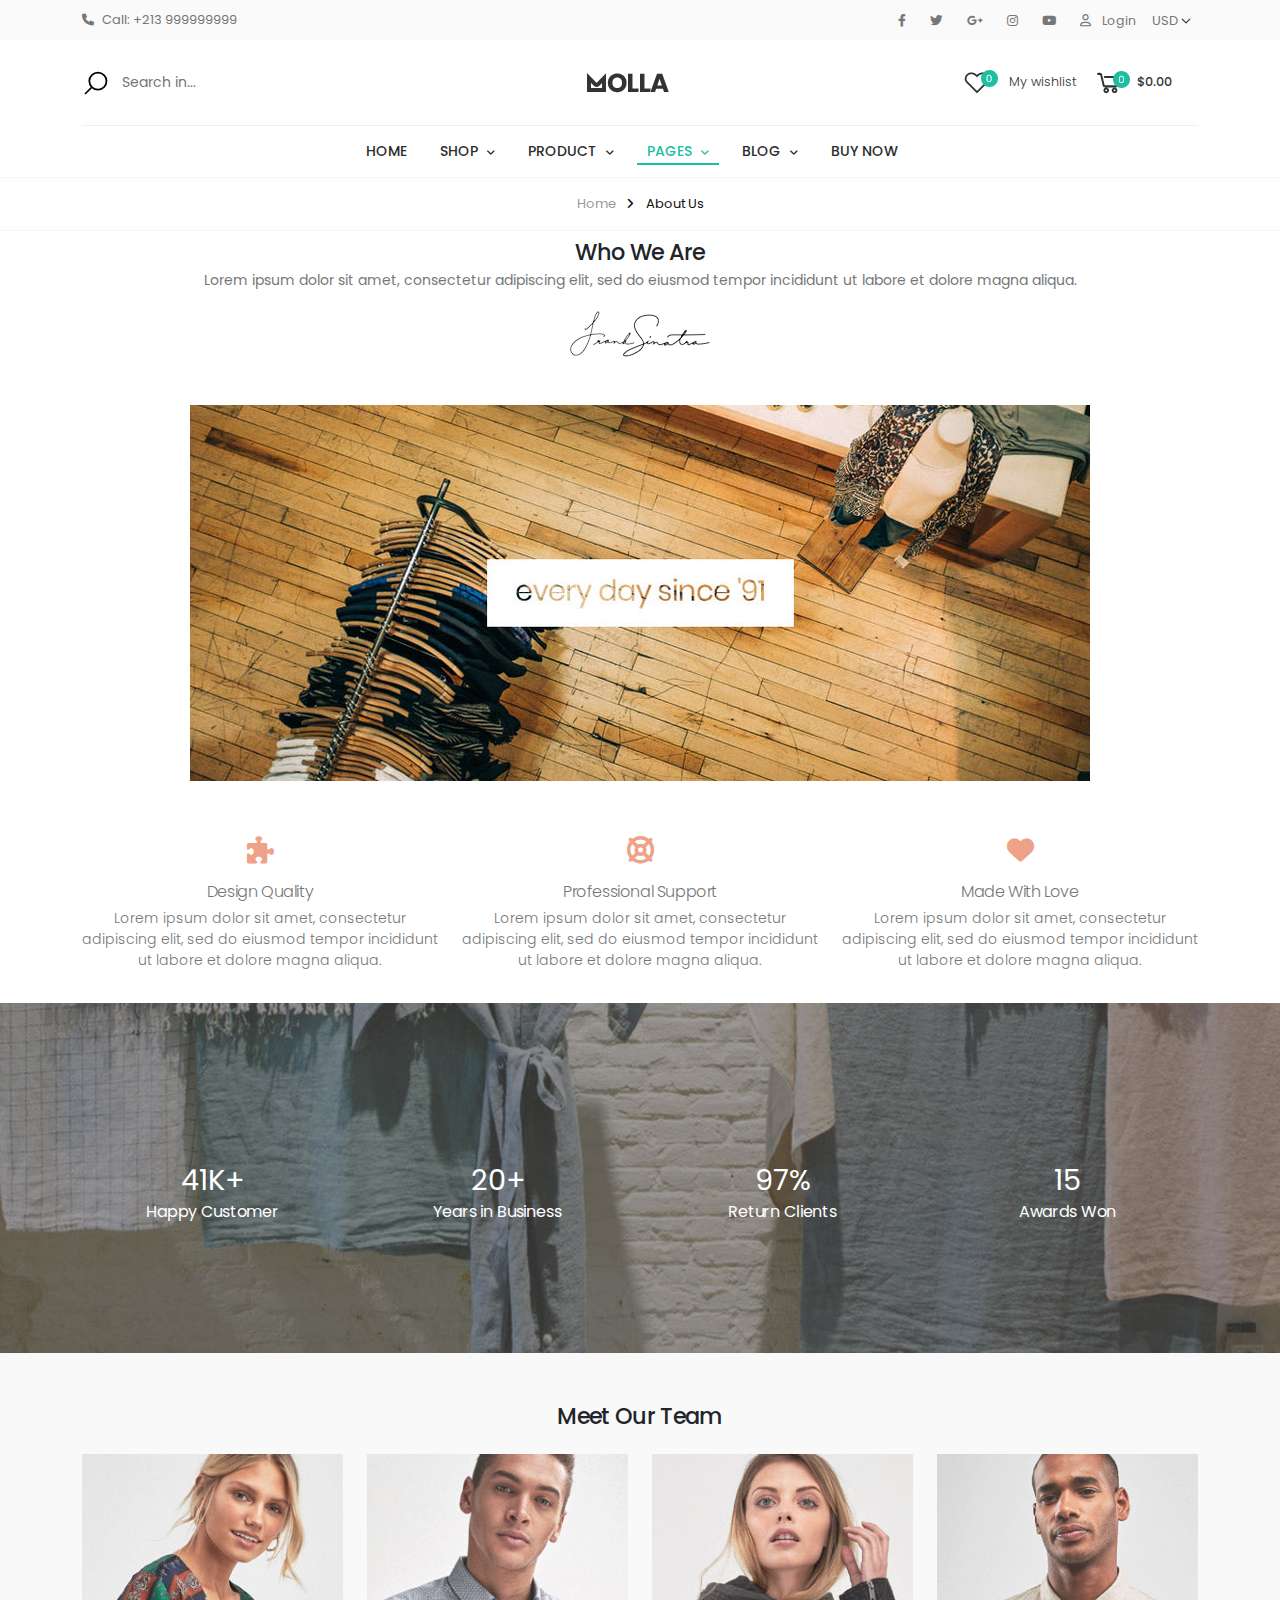
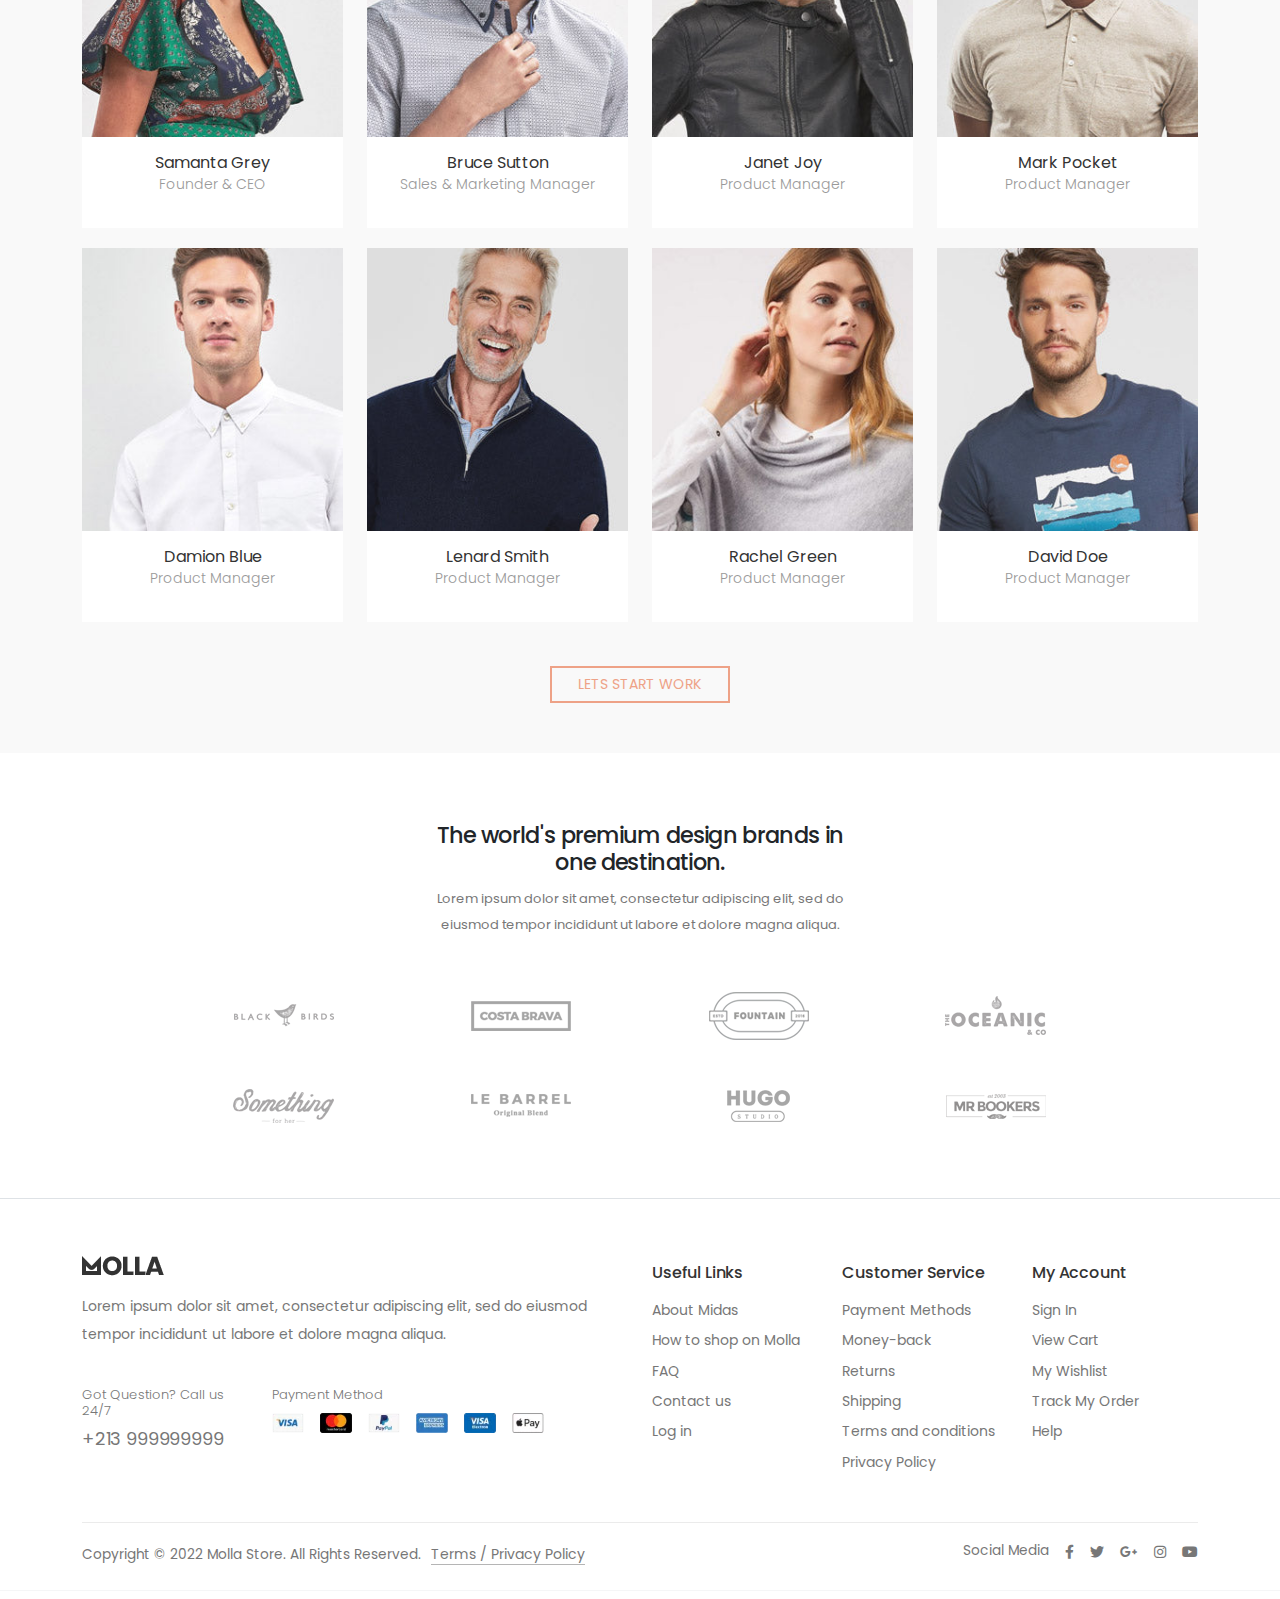
<file: about.html>
<!doctype html>
<html>
    <head>
        <meta charset="utf-8">
        <meta name="description" content="">
        <meta name="viewport" content="width=device-width, initial-scale=1">
        <title>Molla</title>
        <link rel="stylesheet" type="text/css" href="assets/css/bootstrap.min.css">
        <link rel="stylesheet"href="assets/css/style.css">
        <link href="https://fonts.googleapis.com/css2?family=Poppins:ital,wght@0,100;0,200;0,300;0,400;0,500;0,600;0,700;0,800;0,900;1,100;1,200;1,300;1,400;1,500;1,600;1,700;1,800;1,900&display=swap" rel="stylesheet">
        <link rel="stylesheet" type="text/css" href="assets/css/all.min.css">
        <link rel="stylesheet"href="https://unpkg.com/swiper/swiper-bundle.min.css"/>
        <link rel="stylesheet" href="assets/css/uicons-regular-rounded.css">
        <link rel="stylesheet" type="text/css" href="assets/css/responsive.css">
    </head>
    <body>
<header>
            <div class="w-100 bg-1 header-pd">
                <div class="container">
                    <div class="top-bar d-flex flex-wrap align-items-center justify-content-between">
                        <div class="bar-left">
                            <ul class="list-unstyled">
                                <li><a href="#"><i class="fa-solid fa-phone"></i> Call: +213 999999999</a></li>
                            </ul>
                        </div>
                        <div class="bar-right">
                            <ul class="list-unstyled d-flex flex-wrap align-items-center gap-3">
                                <li><a href="#"><i class="fa-brands fa-facebook-f"></i></a></li>
                                <li><a href="#"><i class="fa-brands fa-twitter"></i></a></li>
                                <li><a href="#"><i class="fa-brands fa-google-plus-g"></i></a></li>
                                <li><a href="#"><i class="fa-brands fa-instagram"></i></a></li>
                                <li><a href="#"><i class="fa-brands fa-youtube"></i></a></li>
                                <li><a href="#"><i class="fa-regular fa-user"></i> Login</a></li>
                                <li>
                                 <select class="form-select form-select-sm" aria-label=".form-select-sm example">
                                    <option selected>USD</option>
                                    <option value="1">DZD</option>
                                    <option value="2">EUR</option>
                                 </select>
                                </li>
                                
                            </ul>
                        </div>
                    </div>
                    
                </div>
            </div>
            <div class="w-100 bg-white main-pd">
                <div class="container">
                    <div class="main-header row w-100 d-flex align-items-center justify-content-between">
                        <div class="menu-left col-lg-4 col-md-4 d-flex flex-nowrap align-items-center">
                            
                            <div class="field-box position-relative">
                                <input type="text" name="q" value="" class="search" placeholder="Search in..." required="">
                                <div class="search-field position-absolute">
                                    <a href="#">
                                <img src="assets/images/resources/search-outline.svg" alt="" width="28px" style="-webkit-transform: rotateY(180deg);
                                   -moz-transform: rotateY(180deg);
                                    -ms-transform: rotateY(180deg);
                                     -o-transform: rotateY(180deg);
                                        transform: rotateY(180deg);"></a>

                            </div>
                            </div>
                        </div>
                        <div class="menu-mid col-lg-4 col-md-4 text-lg-center">
                            <a href="index.html"><img src="assets/images/logo.webp" alt=""></a>
                        </div>
                        <div class="menu-right col-md-4 col-lg-4">
                            <ul class="shp-lst list-unstyled d-flex align-items-center justify-content-end">
                                
                                <li><a style="font-weight: 300;" href="#"><img src="assets/images/resources/icon-1.png" alt=""> My wishlist</a></li>
                                <li><a style="font-weight: 500;" href="#"><img src="assets/images/resources/icon-2.png" alt="">$0.00</a></li>
                                
                            </ul>
                        </div>
                    </div>
                </div>
            </div>
            <div class="w-100 header-bottom d-none d-lg-block">
                <div class="container">
                    <div class="border-top" style="opacity: 0.5;"></div>
                    <nav class="main-navigation">
                        <ul class="main-menu list-unstyled d-flex justify-content-center">
                            <li ><a href="index.html">Home</a>
 
                               <div class="megamenu-wrap">
    
    <div class="container">
     <div class="megamenu-inner position-relative w-100">

      <div class="row mrg30">

       <div class="col-md-7 col-sm-12 col-lg-7">

        <div class="megamenu-box-wrap position-relative w-100">

         <div class="row mrg30 active">


          <div class="col">

           <div class="megamenu-item w-100">
            <h4>Blog Style</h4>
            <ul class="list-unstyled mb-0 w-100">
             <li><a href="blog.html">Blog Style 1</a></li> 
             <li><a href="blog2.html">Blog Style 2</a></li>
             <li><a href="blog3.html">Blog Style 3 </a></li>
             <li><a href="blog4.html">Blog Style 4</a></li>
             <li><a href="blog5.html">Blog Style 5</a></li>
            </ul>
           <!--megamenu-item--></div>

          <!--col-inner--></div>

          <div class="col">

           <div class="megamenu-item w-100">
            <h4>Product Style</h4>
            <ul class="list-unstyled mb-0 w-100">
             <li><a href="product-detail.html">Product Style 1</a></li>
             <li><a href="product-detail2.html">Product Style 2</a></li>
             <li><a href="product-detail3.html">Product Style 3</a></li>
             <li><a href="product-detail4.html">Product Style 4 
               </a></li>
             <li><a href="product-detail5.html">Product Style 5</a></li>
            </ul>
           <!--megamenu-item--></div>

          <!--col-inner--></div>

          <div class="col">

           <div class="megamenu-item w-100 active">
            <h4>Header Style</h4>
            <ul class="list-unstyled mb-0 w-100">
             <li class="active"><a href="index.html">Header Style 1</a></li>
             <li><a href="index2.html" >Header Style 2 
               <span class="badge bg-success rounded-pill">New</span></a></li>
             <li><a href="index3.html">Header Style 3</a></li>
            </ul>
           <!--megamenu-item--></div>

          <!--inner-col--></div>


         <!--row--></div>
        <!--megamenu-box--></div>
       <!--col--></div>
       <div class="col-md-5 col-lg-5 col-sm-12">
           <div class="image">
               <img src="assets/images/resources/shoes.jpg" style="object-fit: cover;max-height: 170px;width: 100%;object-position: top;" alt="">
           </div>
       </div>

      <!--row--></div>
     <!--inner--></div>
    <!--container--></div>  
   <!--megamenu--></div>
                            </li>
                            <li ><a href="index.html">Shop <i class="fa-solid fa-angle-down"></i></a>
                                <ul class="children mb-0 w-100 list-unstyled">
                                    <li><a href="shop-fullwidth.html">Shop Fullwidth</a></li>
                                    <li><a href="shop-sidebar.html">Shop With Sidebar</a></li>
                                </ul>
                            </li>
                            <li ><a href="index.html">Product <i class="fa-solid fa-angle-down"></i></a>
                              <ul class="children mb-0 w-100 list-unstyled">
                                    <li><a href="product-detail.html">Product-Detail</a></li>
                                    
                                </ul>
                            </li>
                            <li class="active"><a href="index.html">Pages <i class="fa-solid fa-angle-down"></i></a>
                                <ul class="children mb-0 w-100 list-unstyled">
                                    <li><a href="contact-us.html">Contact Us</a></li>
                                    <li><a href="faq.html">FAQs</a></li>
                                    <li><a href="about.html">About Us</a></li>

                                </ul>
                            </li>
                            <li ><a href="index.html">Blog <i class="fa-solid fa-angle-down"></i></a>
                                <ul class="children mb-0 w-100 list-unstyled">
                                    <li><a href="blog-grid.html">Blog Grid</a></li>
                                </ul>
                            </li>
                            <li><a href="index.html">Buy Now</a></li>
                        </ul>
                    </nav>
                </div>
            </div>
        </header>

<div class="res-header w-100">
  <div class="res-topbar w-100">
    <div class="container">
      <div class="res-topbar-inner d-flex flex-wrap align-items-center justify-content-between">
        <div class="logo">
          <h1 class="mb-0">
            <a href="index.html"><img src="assets/images/logo.webp"></a></h1>
        </div>
                            <ul class="shp-lst list-unstyled d-flex align-items-center justify-content-end">
                                <li class="bar">
                                <a class="responsive-menu-trigger d-inline-block" href="#" onclick="showMenu()"><i class="fi fi-rr-align-justify"></i></a>
                            </li>
                                <li><a style="font-weight: 300;" href="#"><img src="assets/images/resources/icon-3.png" alt=""></a></li>
                                <li><a style="font-weight: 500;" href="#"><img src="assets/images/resources/icon-4.png" alt=""></a></li>
                            </ul>
      </div>
    </div>
  </div>
</div>
<div class="mobile-nav position-relative">
     <div class="nav-links" id="navLinks">
      <a href="#" class="position-absolute res-menu-close" onclick="hideMenu()">
      <i class="fa-solid fa-xmark"></i></a>
      <ul class="mobile-res list-unstyled mb-0">
        <li><a href="index.html">Home</a></li>
        <li><a class="collapsed" data-bs-toggle="collapse" data-bs-target="#mb-one" aria-controls="mb-one" href="index.html">Shop <i class="fa-solid fa-angle-down"></i></a>
                                <ul class="collapse children mb-0 w-100 list-unstyled" id="mb-one">
                                    <li><a href="shop-fullwidth.html">Shop Fullwidth</a></li>
                                    <li><a href="shop-sidebar.html">Shop With Sidebar</a></li>
                                </ul>
                            </li>
                            <li><a class="collapsed" data-bs-toggle="collapse" data-bs-target="#mb-two" aria-controls="mb-two" href="index.html">Product <i class="fa-solid fa-angle-down"></i></a>
                                <ul id="mb-two" class="collapse children mb-0 w-100 list-unstyled">
                                    <li><a href="product-detail.html">Product-Detail</a></li>
                                    
                                </ul>
                            </li>
                            <li><a class="collapsed" data-bs-toggle="collapse" data-bs-target="#mb-three" aria-controls="mb-three"  href="index.html">Pages <i class="fa-solid fa-angle-down"></i></a>
                                <ul id="mb-three" class="collapse children mb-0 w-100 list-unstyled">
                                    <li><a href="contact-us.html">Contact Us</a></li>
                                    <li><a href="faq.html">FAQs</a></li>
                                    <li><a href="about.html">About Us</a></li>
                                </ul>
                            </li>
                            <li><a class="collapsed" data-bs-toggle="collapse" data-bs-target="#mb-four" aria-controls="mb-four" href="index.html">Blog <i class="fa-solid fa-angle-down"></i></a>
                                <ul id="mb-four" class="collapse children mb-0 w-100 list-unstyled">
                                    <li><a href="blog-grid.html">Blog Grid</a></li>
                                </ul>
                            </li>
                            <li><a href="index.html">Buy Now</a></li>

</ul>
    </div>
   </div>
<script>
  var navLinks = document.getElementById("navLinks");
  function showMenu(){
    navLinks.style.right = "0";
  }
   function hideMenu(){
    navLinks.style.right = "-322px";
  }

</script>

<div class="border-top" style="opacity: .3;"></div>
<div class="container">
    <div class="breadcrumbs row align-items-center justify-content-between d-flex">
        <div class="col-12">
            <ul class="breadcrumbs_content list-unstyled d-flex justify-content-center">
                <li class="home">
                    <a title="Home" href="/" itemprop="url">
                        <span>Home</span>
                    </a>
                </li>
                <li>
                    <span><i class="fa-solid fa-angle-right"></i> About Us</span>
                </li>
            </ul>
        </div>
    </div>
</div>
<div class="border-top mb-2" style="opacity: .3;"></div>
<section>
    <div class="w-100">
        <div class="container">
            <div class="row justify-content-center">
                <div class="col-lg-10">
            <div class="about-wrap text-center">
                <h2 class="title">Who We Are</h2>
                <p class="about-desc">Lorem ipsum dolor sit amet, consectetur adipiscing elit, sed do eiusmod tempor incididunt ut labore et dolore magna aliqua.</p>
                <div class="about-image mt-3 mb-5">
                    <img src="assets/images/resources/abt-1.png" alt="">
                </div>
                <div class="about-image">
                    <img src="assets/images/resources/abt-2.jpg" alt="">
                </div>
            </div>
        </div>
            </div>
        </div>
    </div>
</section>
<section>
    <div class="w-100" style="margin-top:50px;">
        <div class="container">
            <div class="row">
                <div class="col-lg-4 col-sm-6 col-md-4">
                    <div class="srv-box text-center">
                        <div class="icon"><a href="#"><i class="fa-solid fa-puzzle-piece"></i></a></div>
                        <h3 class="icon-title">Design Quality</h3>
                        <p>Lorem ipsum dolor sit amet, consectetur adipiscing elit, sed do eiusmod tempor incididunt ut labore et dolore magna aliqua.</p>
                    </div>
                </div>
                <div class="col-lg-4 col-sm-6 col-md-4">
                    <div class="srv-box text-center">
                        <div class="icon"><a href="#"><i class="fa-solid fa-life-ring"></i></a></div>
                        <h3 class="icon-title">Professional Support</h3>
                        <p>Lorem ipsum dolor sit amet, consectetur adipiscing elit, sed do eiusmod tempor incididunt ut labore et dolore magna aliqua.</p>
                    </div>
                </div>
                <div class="col-lg-4 col-sm-6 col-md-4">
                    <div class="srv-box text-center">
                        <div class="icon"><a href="#"><i class="fa-solid fa-heart"></i></a></div>
                        <h3 class="icon-title">Made With Love</h3>
                        <p>Lorem ipsum dolor sit amet, consectetur adipiscing elit, sed do eiusmod tempor incididunt ut labore et dolore magna aliqua.</p>
                    </div>
                </div>
            </div>
        </div>
    </div>
</section>
<section>
    <div class="bg-fxd" style="background-image: url(assets/images/resources/bg-3.jpg)">
        <div class="container">
            <div class="row">
                <div class="col-lg-3 col-md-3 col-6">
                    <div class="count-wrapper text-center">
                        <h2>41K+</h2>
                        <h3 class="count-title text-white">Happy Customer</h3>
                    </div>
                </div>
                <div class="col-lg-3 col-md-3 col-6">
                    <div class="count-wrapper text-center">
                        <h2>20+</h2>
                        <h3 class="count-title text-white">Years in Business</h3>
                    </div>
                </div>
                <div class="col-lg-3 col-md-3 col-6">
                    <div class="count-wrapper text-center">
                        <h2>97%</h2>
                        <h3 class="count-title text-white">Return Clients</h3>
                    </div>
                </div>
                <div class="col-lg-3 col-md-3 col-6">
                    <div class="count-wrapper text-center">
                        <h2>15</h2>
                        <h3 class="count-title text-white">Awards Won</h3>
                    </div>
                </div>
            </div>
        </div>
    </div>
</section>
<section style="background-color: #f9f9f9;">
    <div class="w-100 crew" style="padding-top:50px;padding-bottom:50px;">
        <div class="container">
            <h2 class="title text-center mb-4">Meet Our Team</h2>
            <div class="row justify-content-center">
                <div class="col-md-3 col-lg-3 col-sm-6">
                    <div class="member-wrap">
                        <div class="image">
                            <a href="#"><img src="assets/images/resources/mbr-1.jpg" alt=""></a></div>
                            <div class="content text-center">
                                <h3 class="member-title"><a href="#">Samanta Grey</a></h3>
                                <span>Founder &amp; CEO</span>
                            </div>
                        
                    </div>
                </div>
                <div class="col-md-3 col-lg-3 col-sm-6">
                    <div class="member-wrap">
                        <div class="image">
                            <a href="#"><img src="assets/images/resources/mbr-2.jpg" alt=""></a></div>
                            <div class="content text-center">
                                <h3 class="member-title"><a href="#">Bruce Sutton</a></h3>
                                <span>Sales & Marketing Manager</span>
                            </div>
                    
                    </div>
                </div>
                <div class="col-md-3 col-lg-3 col-sm-6">
                    <div class="member-wrap">
                        <div class="image">
                            <a href="#"><img src="assets/images/resources/mbr-3.jpg" alt=""></a></div>
                            <div class="content text-center">
                                <h3 class="member-title"><a href="#">Janet Joy</a></h3>
                                <span>Product Manager</span>
                            </div>
                        </div>
            
                </div>
                <div class="col-md-3 col-lg-3 col-sm-6">
                    <div class="member-wrap">
                        <div class="image">
                            <a href="#"><img src="assets/images/resources/mbr-4.jpg" alt=""></a></div>
                            <div class="content text-center">
                                <h3 class="member-title"><a href="#">Mark Pocket</a></h3>
                                <span>Product Manager</span>
                            </div>
                        </div>
                
                </div>
                <div class="col-md-3 col-lg-3 col-sm-6">
                    <div class="member-wrap">
                        <div class="image">
                            <a href="#"><img src="assets/images/resources/mbr-5.jpg" alt=""></a></div>
                            <div class="content text-center">
                                <h3 class="member-title"><a href="#">Damion Blue</a></h3>
                                <span>Product Manager</span>
                            </div>
                
                    </div>
                </div>
                <div class="col-md-3 col-lg-3 col-sm-6">
                    <div class="member-wrap">
                        <div class="image">
                            <a href="#"><img src="assets/images/resources/mbr-6.jpg" alt=""></a></div>
                            <div class="content text-center">
                                <h3 class="member-title"><a href="#">Lenard Smith</a></h3>
                                <span>Product Manager</span>
                            </div>
                        </div>
                
                </div>
                <div class="col-md-3 col-lg-3 col-sm-6">
                    <div class="member-wrap">
                        <div class="image">
                            <a href="#"><img src="assets/images/resources/mbr-7.jpg" alt=""></a></div>
                            <div class="content text-center">
                                <h3 class="member-title"><a href="#">Rachel Green</a></h3>
                                <span>Product Manager</span>
                            </div>
                    
                    </div>
                </div>
                <div class="col-md-3 col-lg-3 col-sm-6">
                    <div class="member-wrap">
                        <div class="image">
                            <a href="#"><img src="assets/images/resources/mbr-8.jpg" alt=""></a></div>
                            <div class="content text-center">
                                <h3 class="member-title"><a href="#">David Doe</a></h3>
                                <span>Product Manager</span>
                            </div>
                        </div>
                
                </div>
                <div class="col-lg-12 text-center">
                    <a  href="#" class="worker btn minwidth btn-outline mt-4 " style="min-width: 11.3rem;"><span>LETS START WORK</span></a>
                </div>
        
        </div>
    </div>
</section>
<section>
        <div class="w-100" style="padding:1.3rem 0 2rem">
            <div class="container">
                <div class="brand-wrap v2">
                    <div class="row justify-content-center">
                        <div class="col-lg-10 text-center my-5">
                            <div class="brand-text mx-auto">
                            <h2 class="title">The world's premium design brands in one destination.</h2>
                            <p>Lorem ipsum dolor sit amet, consectetur adipiscing elit, sed do eiusmod tempor incididunt ut labore et dolore magna aliqua.</p>
                        </div>
                        </div>
                    </div>
                    <div class="row align-items-center justify-content-center">
                        <div class="col-lg-10 col-sm-12">
                            <div class="row justify-content-center">
                        
                        <div class="col-sm-3 col-lg-3 col-md-3">
                            <div class="brand-item text-center w-100">
                                <a href="#" title="">
                                    <img class="img-fluid" src="assets/images/resources/brand-1.webp"></a>
                            </div>
                        </div>
                        <div class="col-sm-3 col-lg-3 col-md-3">
                            <div class="brand-item text-center w-100">
                                <a href="#" title="">
                                    <img class="img-fluid" src="assets/images/resources/brand-2.webp"></a>
                            </div>
                        </div>
                        <div class="col-sm-3 col-lg-3 col-md-3">
                            <div class="brand-item text-center w-100">
                                <a href="#" title="">
                                    <img class="img-fluid" src="assets/images/resources/brand-3.webp"></a>
                            </div>
                        </div>
                        <div class="col-sm-3 col-lg-3 col-md-3">
                            <div class="brand-item text-center w-100">
                                <a href="#" title="">
                                    <img class="img-fluid" src="assets/images/resources/brand-4.webp"></a>
                            </div>
                        </div>
                        <div class="col-sm-3 col-lg-3 col-md-3">
                            <div class="brand-item text-center w-100">
                                <a href="#" title="">
                                    <img class="img-fluid" src="assets/images/resources/brand-5.webp"></a>
                            </div>
                        </div>
                        <div class="col-sm-3 col-lg-3 col-md-3">
                            <div class="brand-item text-center w-100">
                                <a href="#" title="">
                                    <img class="img-fluid" src="assets/images/resources/brand-6.webp"></a>
                            </div>
                        </div>
                        <div class="col-sm-3 col-lg-3 col-md-3">
                            <div class="brand-item text-center w-100">
                                <a href="#" title="">
                                    <img class="img-fluid" src="assets/images/resources/brand-7.png"></a>
                            </div>
                        </div>
                        <div class="col-sm-3 col-lg-3 col-md-3">
                            <div class="brand-item text-center w-100">
                                <a href="#" title="">
                                    <img class="img-fluid" src="assets/images/resources/brand-8.png"></a>
                            </div>
                        </div>
                    </div>
                </div>
                    </div>
                </div>
            </div>
        </div>
    </section>
<footer class="ft-v2 border-top">
    <div class="w-100 ft-main">
        <div class="container">
            <div class="row">
                <div class="col-lg-6 col-md-6 col-sm-12">
                    <div class="widget widget-about">
                        <a href="index.html" style="max-width: 11.0rem;display: block;">
                            <img class="footer-logo" src="assets/images/logo.webp" alt="">
                        </a>
                        <p class="ft-info">Lorem ipsum dolor sit amet, consectetur adipiscing elit, sed do eiusmod tempor incididunt ut labore et dolore magna aliqua.</p>
                        <div class="widget-info">
                            <div class="row">
                                <div class="col-sm-6 col-md-4">
                                    <span class="widget-about-title">Got Question? Call us 24/7</span>
                                    <a class="cnt-number" href="tel:+98765432">+213 999999999</a>
                                </div>
                                <div class="col-sm-6 col-md-8">
                                    <span class="widget-about-title">Payment Method</span>
                                    <a class="payment_image" href="#">
                                        <img src="assets/images/resources/pay.webp" width="272" height="20">
                                    </a>
                                </div>
                            </div>
                        </div>
                    </div>
                </div>
                <div class="col-lg-2 col-md-2 col-sm-6">
                    <div class="widget">
                        <h4 class="widget-title">Useful Links</h4>
                        <ul class="widget-list list-unstyled">
                            <li>
                            <a href="about.html">About Midas</a>
                        </li>
                        <li>
                            <a href="#">How to shop on Molla</a>
                        </li>
                        <li>
                            <a href="faq.html">FAQ</a>
                        </li>
                        <li>
                            <a href="contact-us.html">Contact us</a>
                        </li>
                        <li>
                            <a href="#">Log in</a>
                        </li>
                    </ul>
                </div>
                </div>
                <div class="col-lg-2 col-md-2 col-sm-6">
                    <div class="widget">
                        <h4 class="widget-title">Customer Service</h4>
                        <ul class="widget-list list-unstyled">
                            <li>
                                <a href="#">Payment Methods</a>
                            </li>
                            <li>
                                <a href="#">Money-back</a>
                            </li>
                            <li>
                                <a href="#">Returns</a>
                            </li>
                            <li>
                                <a href="#">Shipping</a>
                            </li>
                            <li>
                                <a href="#">Terms and conditions</a>
                            </li>
                            <li>
                                <a href="#">Privacy Policy</a>
                            </li>
                        </ul>
                    </div>
                </div>
                <div class="col-lg-2 col-md-2 col-sm-6">
                    <div class="widget">
                        <h4 class="widget-title">My Account</h4>
                        <ul class="widget-list list-unstyled">
                            <li>
                                <a href="#">Sign In</a>
                            </li>
                            <li>
                                <a href="#">View Cart</a>
                            </li>
                            <li>
                                <a href="#">My Wishlist</a>
                            </li>
                            <li>
                                <a href="#">Track My Order</a>
                            </li>
                            <li><a href="#">Help</a></li>
                        </ul>
                    </div>
                </div>
            </div>
            <div class="footer-bottom">
                <div class="row justify-content-between">
                    <div class="col-12 col-md-auto py-1">
                        <p class="footer-copyright m-0">Copyright © 2022 Molla Store. All Rights Reserved.</p>
                        <ul class="footer-menu list-unstyled">
                            <li>
                                <a href="#">Terms / Privacy Policy</a>
                            </li>
                        </ul>
                    </div>
                    <div class="col-12 col-md-auto py-1">
                        <div class="socials d-flex align-items-center gap-3">
                            <span class="social-label">Social Media</span>
                            <ul class="list-unstyled d-flex align-items-center flex-wrap gap-3">
                                <li><a href="#"><i class="fa-brands fa-facebook-f"></i></a></li>
                                <li><a href="#"><i class="fa-brands fa-twitter"></i></a></li>
                                <li><a href="#"><i class="fa-brands fa-google-plus-g"></i></a></li>
                                <li><a href="#"><i class="fa-brands fa-instagram"></i></a></li>
                                <li><a href="#"><i class="fa-brands fa-youtube"></i></a></li>
                            </ul>
                        </div>
                    </div>
                </div>
            </div>
        </div>
    </div>
</footer>

<script src="assets/js/bootstrap.bundle.min.js"></script>
    </body>
</html>
<div class="border-top mb-2" style="opacity: .3;"></div>
</file>
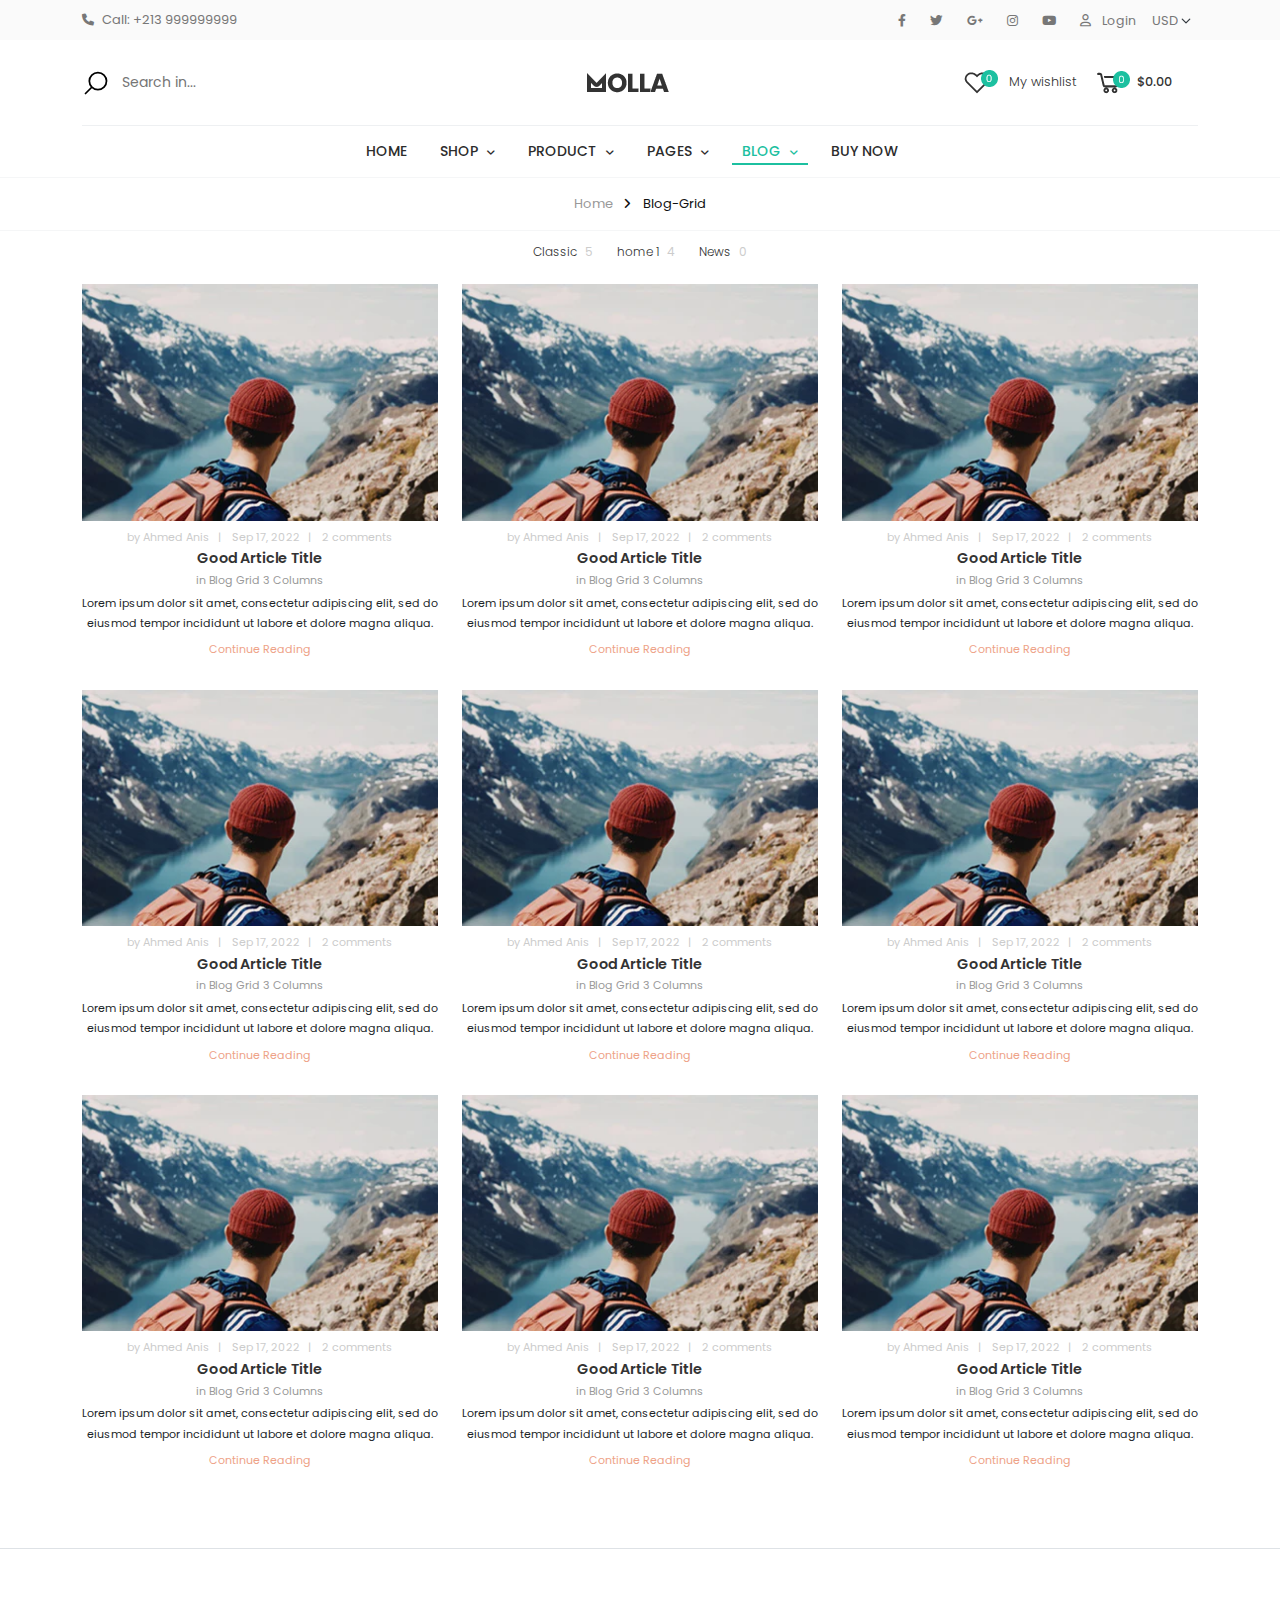
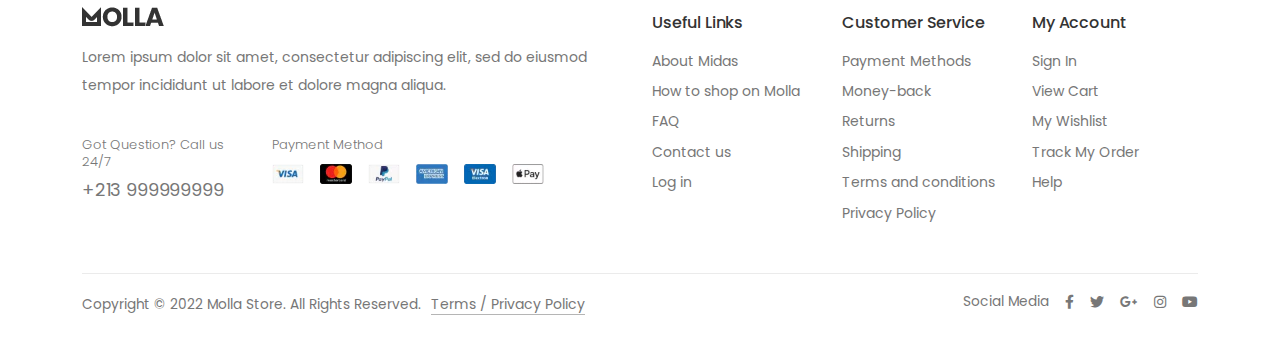
<file: blog-grid.html>
<!doctype html>
<html>
    <head>
        <meta charset="utf-8">
        <meta name="description" content="">
        <meta name="viewport" content="width=device-width, initial-scale=1">
        <title>Molla</title>
        <link rel="stylesheet" type="text/css" href="assets/css/bootstrap.min.css">
        <link rel="stylesheet"href="assets/css/style.css">
        <link href="https://fonts.googleapis.com/css2?family=Poppins:ital,wght@0,100;0,200;0,300;0,400;0,500;0,600;0,700;0,800;0,900;1,100;1,200;1,300;1,400;1,500;1,600;1,700;1,800;1,900&display=swap" rel="stylesheet">
        <link rel="stylesheet" type="text/css" href="assets/css/all.min.css">
        <link rel="stylesheet"href="https://unpkg.com/swiper/swiper-bundle.min.css"/>
        <link rel="stylesheet" href="assets/css/uicons-regular-rounded.css">
        <link rel="stylesheet" type="text/css" href="assets/css/responsive.css">
    </head>
    <body>
        <header>
            <div class="w-100 bg-1 header-pd">
                <div class="container">
                    <div class="top-bar d-flex flex-wrap align-items-center justify-content-between">
                        <div class="bar-left">
                            <ul class="list-unstyled">
                                <li><a href="#"><i class="fa-solid fa-phone"></i> Call: +213 999999999</a></li>
                            </ul>
                        </div>
                        <div class="bar-right">
                            <ul class="list-unstyled d-flex flex-wrap align-items-center gap-3">
                                <li><a href="#"><i class="fa-brands fa-facebook-f"></i></a></li>
                                <li><a href="#"><i class="fa-brands fa-twitter"></i></a></li>
                                <li><a href="#"><i class="fa-brands fa-google-plus-g"></i></a></li>
                                <li><a href="#"><i class="fa-brands fa-instagram"></i></a></li>
                                <li><a href="#"><i class="fa-brands fa-youtube"></i></a></li>
                                <li><a href="#"><i class="fa-regular fa-user"></i> Login</a></li>
                                <li>
                                 <select class="form-select form-select-sm" aria-label=".form-select-sm example">
                                 <option selected>USD</option>
                                 <option value="1">DZD</option>
                                 <option value="2">EUR</option>
                                 </select>
                                </li>
                                
                            </ul>
                        </div>
                    </div>
                    
                </div>
            </div>
            <div class="w-100 bg-white main-pd">
                <div class="container">
                    <div class="main-header row w-100 d-flex align-items-center justify-content-between">
                        <div class="menu-left col-lg-4 col-md-4 d-flex flex-nowrap align-items-center">
                            
                            <div class="field-box position-relative">
                                <input type="text" name="q" value="" class="search" placeholder="Search in..." required="">
                                <div class="search-field position-absolute">
                                    <a href="#">
                                <img src="assets/images/resources/search-outline.svg" alt="" width="28px" style="-webkit-transform: rotateY(180deg);
                                   -moz-transform: rotateY(180deg);
                                    -ms-transform: rotateY(180deg);
                                     -o-transform: rotateY(180deg);
                                        transform: rotateY(180deg);"></a>

                            </div>
                            </div>
                        </div>
                        <div class="menu-mid col-lg-4 col-md-4 text-lg-center">
                            <a href="index.html"><img src="assets/images/logo.webp" alt=""></a>
                        </div>
                        <div class="menu-right col-md-4 col-lg-4">
                            <ul class="shp-lst list-unstyled d-flex align-items-center justify-content-end">
                                <li><a style="font-weight: 300;" href="#"><img src="assets/images/resources/icon-1.png" alt=""> My wishlist</a></li>
                                <li><a style="font-weight: 500;" href="#"><img src="assets/images/resources/icon-2.png" alt="">$0.00</a></li>
                            </ul>
                        </div>
                    </div>
                </div>
            </div>
            <div class="w-100 header-bottom d-none d-lg-block">
                <div class="container">
                    <div class="border-top" style="opacity: 0.5;"></div>
                    <nav class="main-navigation">
                        <ul class="main-menu list-unstyled d-flex justify-content-center">
                            <li ><a href="index.html">Home</a>
 
                               <div class="megamenu-wrap">
    
    <div class="container">
     <div class="megamenu-inner position-relative w-100">

      <div class="row mrg30">

       <div class="col-md-7 col-sm-12 col-lg-7">

        <div class="megamenu-box-wrap position-relative w-100">

         <div class="row mrg30 active">


          <div class="col">

           <div class="megamenu-item w-100">
            <h4>Blog Style</h4>
            <ul class="list-unstyled mb-0 w-100">
             <li><a href="blog.html">Blog Style 1</a></li> 
             <li><a href="blog2.html">Blog Style 2</a></li>
             <li><a href="blog3.html">Blog Style 3 </a></li>
             <li><a href="blog4.html">Blog Style 4</a></li>
             <li><a href="blog5.html">Blog Style 5</a></li>
            </ul>
           <!--megamenu-item--></div>

          <!--col-inner--></div>

          <div class="col">

           <div class="megamenu-item w-100">
            <h4>Product Style</h4>
            <ul class="list-unstyled mb-0 w-100">
             <li><a href="product-detail.html">Product Style 1</a></li>
             <li><a href="product-detail2.html">Product Style 2</a></li>
             <li><a href="product-detail3.html">Product Style 3</a></li>
             <li><a href="product-detail4.html">Product Style 4 
               </a></li>
             <li><a href="product-detail5.html">Product Style 5</a></li>
            </ul>
           <!--megamenu-item--></div>

          <!--col-inner--></div>

          <div class="col">

           <div class="megamenu-item w-100 active">
            <h4>Header Style</h4>
            <ul class="list-unstyled mb-0 w-100">
             <li class="active"><a href="index.html">Header Style 1</a></li>
             <li><a href="index2.html" >Header Style 2 
               <span class="badge bg-success rounded-pill">New</span></a></li>
             <li><a href="index3.html">Header Style 3</a></li>
            </ul>
           <!--megamenu-item--></div>

          <!--inner-col--></div>


         <!--row--></div>
        <!--megamenu-box--></div>
       <!--col--></div>
       <div class="col-md-5 col-lg-5 col-sm-12">
           <div class="image">
               <img src="assets/images/resources/shoes.jpg" style="object-fit: cover;max-height: 170px;width: 100%;object-position: top;" alt="">
           </div>
       </div>

      <!--row--></div>
     <!--inner--></div>
    <!--container--></div>  
   <!--megamenu--></div>
                            </li>
                            <li><a href="index.html">Shop <i class="fa-solid fa-angle-down"></i></a>
                              <ul class="children mb-0 w-100 list-unstyled">
                                    <li><a href="shop-fullwidth.html">Shop Fullwidth</a></li>
                                    <li><a href="shop-sidebar.html">Shop With Sidebar</a></li>
                                </ul>
                            </li>
                            <li><a href="index.html">Product <i class="fa-solid fa-angle-down"></i></a>
                              <ul class="children mb-0 w-100 list-unstyled">
                                    <li><a href="product-detail.html">Product-Detail</a></li>
                                    
                                </ul>
                            </li>
                            <li ><a href="index.html">Pages <i class="fa-solid fa-angle-down"></i></a>
                                <ul class="children mb-0 w-100 list-unstyled">
                                    <li><a href="contact-us.html">Contact Us</a></li>
                                    <li><a href="faq.html">FAQs</a></li>
                                    <li><a href="about.html">About Us</a></li>
                                </ul>
                            </li>
                            <li class="active"><a href="index.html">Blog <i class="fa-solid fa-angle-down"></i></a>
                                <ul class="children mb-0 w-100 list-unstyled">
                                    <li><a href="blog-grid.html">Blog Grid</a></li>
                                </ul>
                            </li>
                            <li><a href="index.html">Buy Now</a></li>
                        </ul>
                    </nav>
                </div>
            </div>
        </header>

<div class="res-header w-100">
  <div class="res-topbar w-100">
    <div class="container">
      <div class="res-topbar-inner d-flex flex-wrap align-items-center justify-content-between">
        <div class="logo">
          <h1 class="mb-0">
            <a href="index.html"><img src="assets/images/logo.webp"></a></h1>
        </div>
                            <ul class="shp-lst list-unstyled d-flex align-items-center justify-content-end">
                                <li class="bar">
                                <a class="responsive-menu-trigger d-inline-block" href="#" onclick="showMenu()"><i class="fi fi-rr-align-justify"></i></a>
                            </li>
                                <li><a style="font-weight: 300;" href="#"><img src="assets/images/resources/icon-3.png" alt=""></a></li>
                                <li><a style="font-weight: 500;" href="#"><img src="assets/images/resources/icon-4.png" alt=""></a></li>
                            </ul>
      </div>
    </div>
  </div>
</div>
<div class="mobile-nav position-relative">
     <div class="nav-links" id="navLinks">
      <a href="#" class="position-absolute res-menu-close" onclick="hideMenu()">
      <i class="fa-solid fa-xmark"></i></a>
      <ul class="mobile-res list-unstyled mb-0">
        <li><a href="index.html">Home</a></li>
        <li><a class="collapsed" data-bs-toggle="collapse" data-bs-target="#mb-one" aria-controls="mb-one" href="index.html">Shop <i class="fa-solid fa-angle-down"></i></a>
                                <ul class="collapse children mb-0 w-100 list-unstyled" id="mb-one">
                                    <li><a href="shop-fullwidth.html">Shop Fullwidth</a></li>
                                    <li><a href="shop-sidebar.html">Shop With Sidebar</a></li>
                                </ul>
                            </li>
                            <li><a class="collapsed" data-bs-toggle="collapse" data-bs-target="#mb-two" aria-controls="mb-two" href="index.html">Product <i class="fa-solid fa-angle-down"></i></a>
                                <ul id="mb-two" class="collapse children mb-0 w-100 list-unstyled">
                                    <li><a href="product-detail.html">Product-Detail</a></li>
                                    
                                </ul>
                            </li>
                            <li><a class="collapsed" data-bs-toggle="collapse" data-bs-target="#mb-three" aria-controls="mb-three"  href="index.html">Pages <i class="fa-solid fa-angle-down"></i></a>
                                <ul id="mb-three" class="collapse children mb-0 w-100 list-unstyled">
                                    <li><a href="contact-us.html">Contact Us</a></li>
                                    <li><a href="faq.html">FAQs</a></li>
                                    <li><a href="about.html">About Us</a></li>
                                </ul>
                            </li>
                            <li><a class="collapsed" data-bs-toggle="collapse" data-bs-target="#mb-four" aria-controls="mb-four" href="index.html">Blog <i class="fa-solid fa-angle-down"></i></a>
                                <ul id="mb-four" class="collapse children mb-0 w-100 list-unstyled">
                                    <li><a href="blog-grid.html">Blog Grid</a></li>
                                </ul>
                            </li>
                            <li><a href="index.html">Buy Now</a></li>

</ul>
    </div>
   </div>
<script>
  var navLinks = document.getElementById("navLinks");
  function showMenu(){
    navLinks.style.right = "0";
  }
   function hideMenu(){
    navLinks.style.right = "-322px";
  }

</script>

<div class="border-top" style="opacity: .3;"></div>
<div class="container">
    <div class="breadcrumbs row align-items-center justify-content-between d-flex">
        <div class="col-12">
            <ul class="breadcrumbs_content list-unstyled d-flex justify-content-center">
                <li class="home">
                    <a title="Home" href="/" itemprop="url">
                        <span>Home</span>
                    </a>
                </li>
                <li>
                    <span><i class="fa-solid fa-angle-right"></i> Blog-Grid</span>
                </li>
            </ul>
        </div>
    </div>
</div>

<div class="border-top mb-2" style="opacity: .3;"></div>
<div class="container">
    <div class="row">
        <ul class="menu-cat d-flex gap-4 justify-content-center list-unstyled">
            <li>
              <a href="#" title="Classic">Classic<span>5</span></a>        
            </li>
            <li>
              <a href="#" title="home 1">home 1<span>4</span></a>        
            </li>
            <li >
              <a href="#" title="News">News<span>0</span></a>        
            </li>
        </ul>
    </div>
    <div class="row">
        <div class="col-lg-4 col-md-6 col-sm-6">
            <div class="blog-content">
                <div class="image position-relative mb-2">
                    <a href="#"><img src="assets/images/resources/post-blog.webp" alt=""></a></div>
                    <div class="content text-center">
                        <div class="info mb-1"><span class="author">by <a href="#">Ahmed Anis</a></span><span class="separator">|</span>
                      <a href="#">Sep 17, 2022</a><span class="separator">|</span>
                      <a href="#"> 2 comments</a></div>
                      <h2>
                      <a href="#">Good Article Title</a></h2>
                      <div class="cats mb-1">in <a href="#">Blog Grid 3 Columns</a></div>
                      <p class="desc">Lorem ipsum dolor sit amet, consectetur adipiscing elit, sed do eiusmod tempor incididunt ut labore et dolore magna aliqua.</p>
                      <a href="#" class="read-more">Continue Reading</a>
                    </div>
                </div>
            </div>
            <div class="col-lg-4 col-md-6 col-sm-6">
            <div class="blog-content">
                <div class="image position-relative mb-2">
                    <a href="#"><img src="assets/images/resources/post-blog.webp" alt=""></a></div>
                    <div class="content text-center">
                        <div class="info mb-1"><span class="author">by <a href="#">Ahmed Anis</a></span><span class="separator">|</span>
                      <a href="#">Sep 17, 2022</a><span class="separator">|</span>
                      <a href="#"> 2 comments</a></div>
                      <h2>
                      <a href="#">Good Article Title</a></h2>
                      <div class="cats mb-1">in <a href="#">Blog Grid 3 Columns</a></div>
                      <p class="desc">Lorem ipsum dolor sit amet, consectetur adipiscing elit, sed do eiusmod tempor incididunt ut labore et dolore magna aliqua.</p>
                      <a href="#" class="read-more">Continue Reading</a>
                    </div>
                </div>
            </div>
            <div class="col-lg-4 col-md-6 col-sm-6">
            <div class="blog-content">
                <div class="image position-relative mb-2">
                    <a href="#"><img src="assets/images/resources/post-blog.webp" alt=""></a></div>
                    <div class="content text-center">
                        <div class="info mb-1"><span class="author">by <a href="#">Ahmed Anis</a></span><span class="separator">|</span>
                      <a href="#">Sep 17, 2022</a><span class="separator">|</span>
                      <a href="#"> 2 comments</a></div>
                      <h2>
                      <a href="#">Good Article Title</a></h2>
                      <div class="cats mb-1">in <a href="#">Blog Grid 3 Columns</a></div>
                      <p class="desc">Lorem ipsum dolor sit amet, consectetur adipiscing elit, sed do eiusmod tempor incididunt ut labore et dolore magna aliqua.</p>
                      <a href="#" class="read-more">Continue Reading</a>
                    </div>
                </div>
            </div>
            <div class="col-lg-4 col-md-6 col-sm-6">
            <div class="blog-content">
                <div class="image position-relative mb-2">
                    <a href="#"><img src="assets/images/resources/post-blog.webp" alt=""></a></div>
                    <div class="content text-center">
                        <div class="info mb-1"><span class="author">by <a href="#">Ahmed Anis</a></span><span class="separator">|</span>
                      <a href="#">Sep 17, 2022</a><span class="separator">|</span>
                      <a href="#"> 2 comments</a></div>
                      <h2>
                      <a href="#">Good Article Title</a></h2>
                      <div class="cats mb-1">in <a href="#">Blog Grid 3 Columns</a></div>
                      <p class="desc">Lorem ipsum dolor sit amet, consectetur adipiscing elit, sed do eiusmod tempor incididunt ut labore et dolore magna aliqua.</p>
                      <a href="#" class="read-more">Continue Reading</a>
                    </div>
                </div>
            </div>
            <div class="col-lg-4 col-md-6 col-sm-6">
            <div class="blog-content">
                <div class="image position-relative mb-2">
                    <a href="#"><img src="assets/images/resources/post-blog.webp" alt=""></a></div>
                    <div class="content text-center">
                        <div class="info mb-1"><span class="author">by <a href="#">Ahmed Anis</a></span><span class="separator">|</span>
                      <a href="#">Sep 17, 2022</a><span class="separator">|</span>
                      <a href="#"> 2 comments</a></div>
                      <h2>
                      <a href="#">Good Article Title</a></h2>
                      <div class="cats mb-1">in <a href="#">Blog Grid 3 Columns</a></div>
                      <p class="desc">Lorem ipsum dolor sit amet, consectetur adipiscing elit, sed do eiusmod tempor incididunt ut labore et dolore magna aliqua.</p>
                      <a href="#" class="read-more">Continue Reading</a>
                    </div>
                </div>
            </div>
            <div class="col-lg-4 col-md-6 col-sm-6">
            <div class="blog-content">
                <div class="image position-relative mb-2">
                    <a href="#"><img src="assets/images/resources/post-blog.webp" alt=""></a></div>
                    <div class="content text-center">
                        <div class="info mb-1"><span class="author">by <a href="#">Ahmed Anis</a></span><span class="separator">|</span>
                      <a href="#">Sep 17, 2022</a><span class="separator">|</span>
                      <a href="#"> 2 comments</a></div>
                      <h2>
                      <a href="#">Good Article Title</a></h2>
                      <div class="cats mb-1">in <a href="#">Blog Grid 3 Columns</a></div>
                      <p class="desc">Lorem ipsum dolor sit amet, consectetur adipiscing elit, sed do eiusmod tempor incididunt ut labore et dolore magna aliqua.</p>
                      <a href="#" class="read-more">Continue Reading</a>
                    </div>
                </div>
            </div>
            <div class="col-lg-4 col-md-6 col-sm-6">
            <div class="blog-content">
                <div class="image position-relative mb-2">
                    <a href="#"><img src="assets/images/resources/post-blog.webp" alt=""></a></div>
                    <div class="content text-center">
                        <div class="info mb-1"><span class="author">by <a href="#">Ahmed Anis</a></span><span class="separator">|</span>
                      <a href="#">Sep 17, 2022</a><span class="separator">|</span>
                      <a href="#"> 2 comments</a></div>
                      <h2>
                      <a href="#">Good Article Title</a></h2>
                      <div class="cats mb-1">in <a href="#">Blog Grid 3 Columns</a></div>
                      <p class="desc">Lorem ipsum dolor sit amet, consectetur adipiscing elit, sed do eiusmod tempor incididunt ut labore et dolore magna aliqua.</p>
                      <a href="#" class="read-more">Continue Reading</a>
                    </div>
                </div>
            </div>
            <div class="col-lg-4 col-md-6 col-sm-6">
            <div class="blog-content">
                <div class="image position-relative mb-2">
                    <a href="#"><img src="assets/images/resources/post-blog.webp" alt=""></a></div>
                    <div class="content text-center">
                        <div class="info mb-1"><span class="author">by <a href="#">Ahmed Anis</a></span><span class="separator">|</span>
                      <a href="#">Sep 17, 2022</a><span class="separator">|</span>
                      <a href="#"> 2 comments</a></div>
                      <h2>
                      <a href="#">Good Article Title</a></h2>
                      <div class="cats mb-1">in <a href="#">Blog Grid 3 Columns</a></div>
                      <p class="desc">Lorem ipsum dolor sit amet, consectetur adipiscing elit, sed do eiusmod tempor incididunt ut labore et dolore magna aliqua.</p>
                      <a href="#" class="read-more">Continue Reading</a>
                    </div>
                </div>
            </div>
            <div class="col-lg-4 col-md-6 col-sm-6">
            <div class="blog-content">
                <div class="image position-relative mb-2">
                    <a href="#"><img src="assets/images/resources/post-blog.webp" alt=""></a></div>
                    <div class="content text-center">
                        <div class="info mb-1"><span class="author">by <a href="#">Ahmed Anis</a></span><span class="separator">|</span>
                      <a href="#">Sep 17, 2022</a><span class="separator">|</span>
                      <a href="#"> 2 comments</a></div>
                      <h2>
                      <a href="#">Good Article Title</a></h2>
                      <div class="cats mb-1">in <a href="#">Blog Grid 3 Columns</a></div>
                      <p class="desc">Lorem ipsum dolor sit amet, consectetur adipiscing elit, sed do eiusmod tempor incididunt ut labore et dolore magna aliqua.</p>
                      <a href="#" class="read-more">Continue Reading</a>
                    </div>
                </div>
            </div>
        </div>
    </div>
</div>

<div class="mb-5"></div>


<footer class="ft-v2 border-top">
    <div class="w-100 ft-main">
        <div class="container">
            <div class="row">
                <div class="col-lg-6 col-md-6 col-sm-12">
                    <div class="widget widget-about">
                        <a href="index.html" style="max-width: 11.0rem;display: block;">
                            <img class="footer-logo" src="assets/images/logo.webp" alt="">
                        </a>
                        <p class="ft-info">Lorem ipsum dolor sit amet, consectetur adipiscing elit, sed do eiusmod tempor incididunt ut labore et dolore magna aliqua.</p>
                        <div class="widget-info">
                            <div class="row">
                                <div class="col-sm-6 col-md-4">
                                    <span class="widget-about-title">Got Question? Call us 24/7</span>
                                    <a class="cnt-number" href="tel:+98765432">+213 999999999</a>
                                </div>
                                <div class="col-sm-6 col-md-8">
                                    <span class="widget-about-title">Payment Method</span>
                                    <a class="payment_image" href="#">
                                        <img src="assets/images/resources/pay.webp" width="272" height="20">
                                    </a>
                                </div>
                            </div>
                        </div>
                    </div>
                </div>
                <div class="col-lg-2 col-md-2 col-sm-6">
                    <div class="widget">
                        <h4 class="widget-title">Useful Links</h4>
                        <ul class="widget-list list-unstyled">
                            <li>
                            <a href="about.html">About Midas</a>
                        </li>
                        <li>
                            <a href="#">How to shop on Molla</a>
                        </li>
                        <li>
                            <a href="faq.html">FAQ</a>
                        </li>
                        <li>
                            <a href="contact-us.html">Contact us</a>
                        </li>
                        <li>
                            <a href="#">Log in</a>
                        </li>
                    </ul>
                </div>
                </div>
                <div class="col-lg-2 col-md-2 col-sm-6">
                    <div class="widget">
                        <h4 class="widget-title">Customer Service</h4>
                        <ul class="widget-list list-unstyled">
                            <li>
                                <a href="#">Payment Methods</a>
                            </li>
                            <li>
                                <a href="#">Money-back</a>
                            </li>
                            <li>
                                <a href="#">Returns</a>
                            </li>
                            <li>
                                <a href="#">Shipping</a>
                            </li>
                            <li>
                                <a href="#">Terms and conditions</a>
                            </li>
                            <li>
                                <a href="#">Privacy Policy</a>
                            </li>
                        </ul>
                    </div>
                </div>
                <div class="col-lg-2 col-md-2 col-sm-6">
                    <div class="widget">
                        <h4 class="widget-title">My Account</h4>
                        <ul class="widget-list list-unstyled">
                            <li>
                                <a href="#">Sign In</a>
                            </li>
                            <li>
                                <a href="#">View Cart</a>
                            </li>
                            <li>
                                <a href="#">My Wishlist</a>
                            </li>
                            <li>
                                <a href="#">Track My Order</a>
                            </li>
                            <li><a href="#">Help</a></li>
                        </ul>
                    </div>
                </div>
            </div>
            <div class="footer-bottom">
                <div class="row justify-content-between">
                    <div class="col-12 col-md-auto py-1">
                        <p class="footer-copyright m-0">Copyright © 2022 Molla Store. All Rights Reserved.</p>
                        <ul class="footer-menu list-unstyled">
                            <li>
                                <a href="#">Terms / Privacy Policy</a>
                            </li>
                        </ul>
                    </div>
                    <div class="col-12 col-md-auto py-1">
                        <div class="socials d-flex align-items-center gap-3">
                            <span class="social-label">Social Media</span>
                            <ul class="list-unstyled d-flex align-items-center flex-wrap gap-3">
                                <li><a href="#"><i class="fa-brands fa-facebook-f"></i></a></li>
                                <li><a href="#"><i class="fa-brands fa-twitter"></i></a></li>
                                <li><a href="#"><i class="fa-brands fa-google-plus-g"></i></a></li>
                                <li><a href="#"><i class="fa-brands fa-instagram"></i></a></li>
                                <li><a href="#"><i class="fa-brands fa-youtube"></i></a></li>
                            </ul>
                        </div>
                    </div>
                </div>
            </div>
        </div>
    </div>
</footer>
        <script src="assets/js/bootstrap.bundle.min.js"></script>

</body>
</html>
</file>
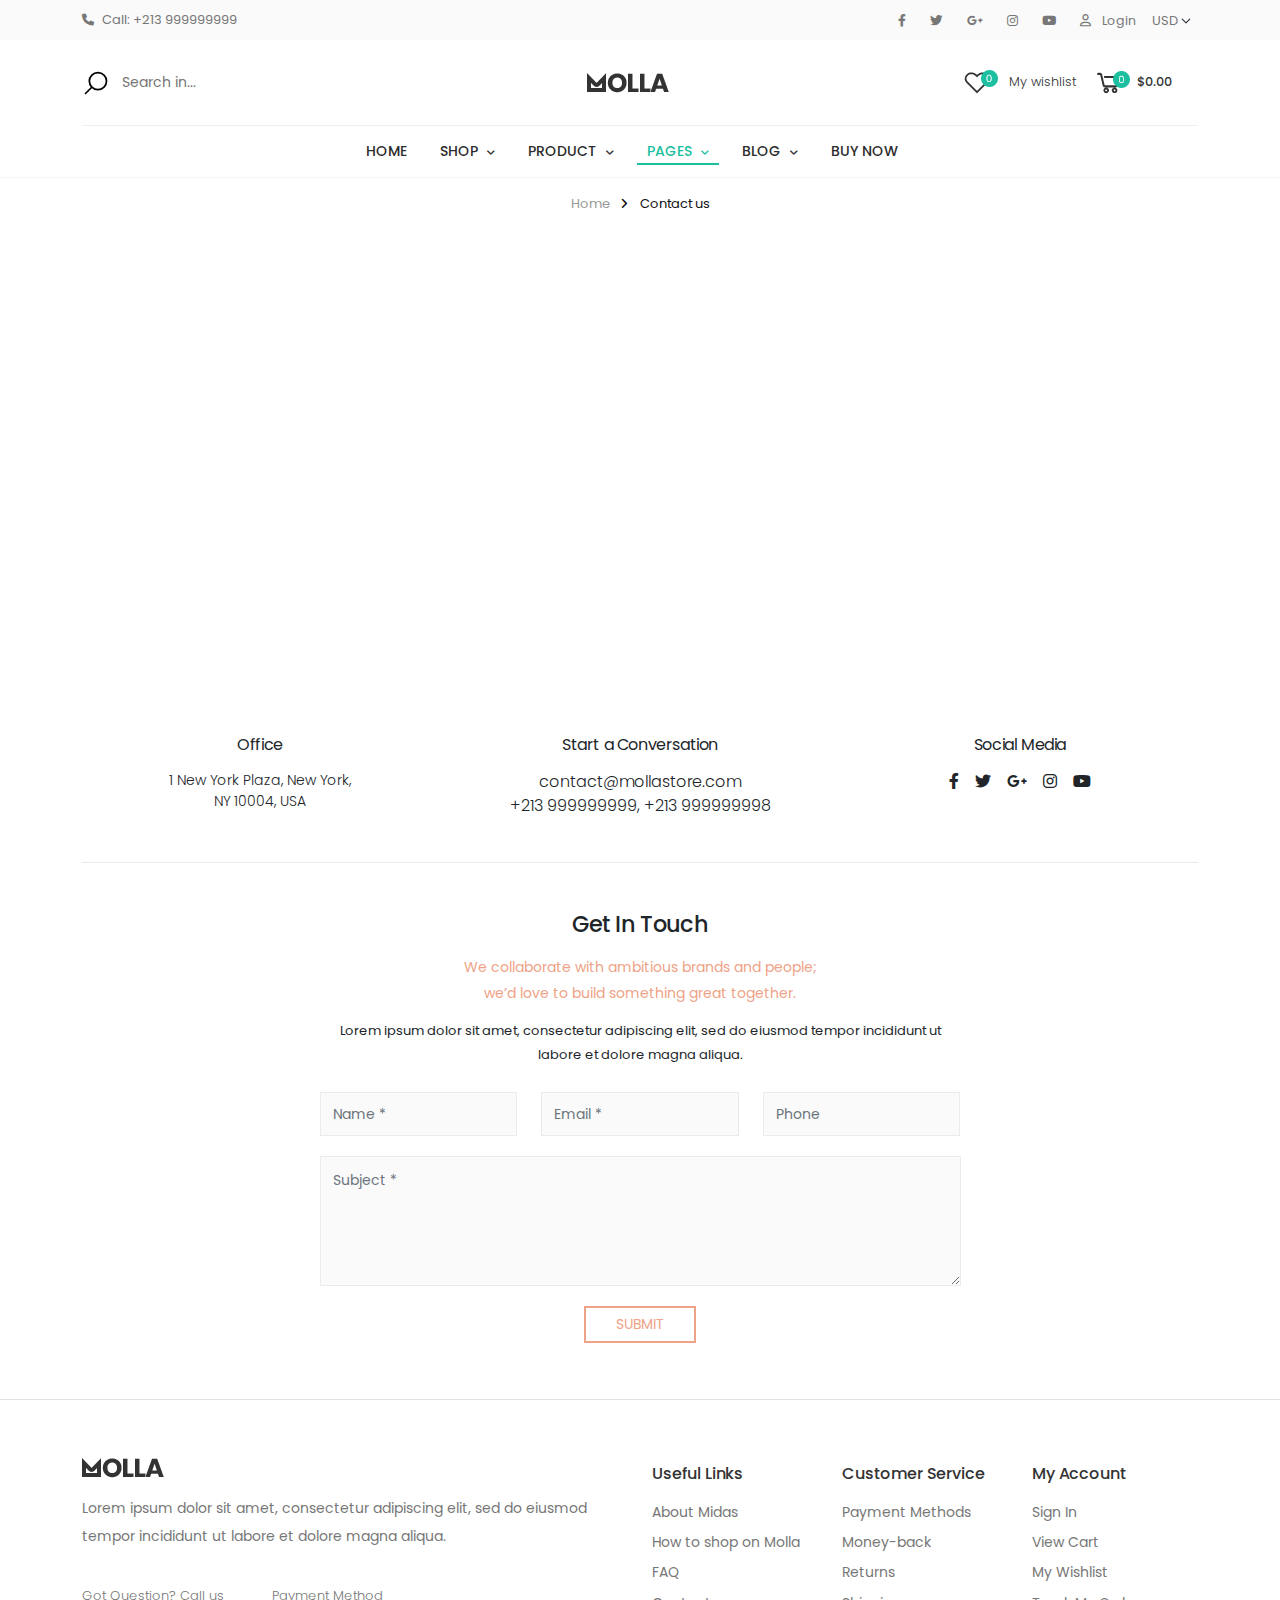
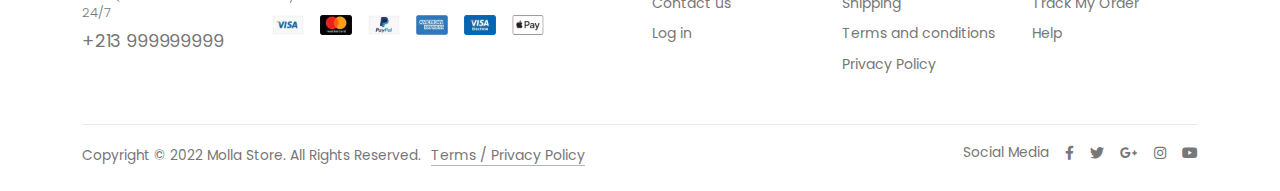
<file: contact-us.html>
<!doctype html>
<html>
    <head>
        <meta charset="utf-8">
        <meta name="description" content="">
        <meta name="viewport" content="width=device-width, initial-scale=1">
        <title>Molla</title>
        <link rel="stylesheet" type="text/css" href="assets/css/bootstrap.min.css">
        <link rel="stylesheet"href="assets/css/style.css">
        <link href="https://fonts.googleapis.com/css2?family=Poppins:ital,wght@0,100;0,200;0,300;0,400;0,500;0,600;0,700;0,800;0,900;1,100;1,200;1,300;1,400;1,500;1,600;1,700;1,800;1,900&display=swap" rel="stylesheet">
        <link rel="stylesheet" type="text/css" href="assets/css/all.min.css">
        <link rel="stylesheet"href="https://unpkg.com/swiper/swiper-bundle.min.css"/>
        <link rel="stylesheet" href="assets/css/uicons-regular-rounded.css">
        <link rel="stylesheet" type="text/css" href="assets/css/responsive.css">
    </head>
    <body>
        <header>
            <div class="w-100 bg-1 header-pd">
                <div class="container">
                    <div class="top-bar d-flex flex-wrap align-items-center justify-content-between">
                        <div class="bar-left">
                            <ul class="list-unstyled">
                                <li><a href="#"><i class="fa-solid fa-phone"></i> Call: +213 999999999</a></li>
                            </ul>
                        </div>
                        <div class="bar-right">
                            <ul class="list-unstyled d-flex flex-wrap align-items-center gap-3">
                                <li><a href="#"><i class="fa-brands fa-facebook-f"></i></a></li>
                                <li><a href="#"><i class="fa-brands fa-twitter"></i></a></li>
                                <li><a href="#"><i class="fa-brands fa-google-plus-g"></i></a></li>
                                <li><a href="#"><i class="fa-brands fa-instagram"></i></a></li>
                                <li><a href="#"><i class="fa-brands fa-youtube"></i></a></li>
                                <li><a href="#"><i class="fa-regular fa-user"></i> Login</a></li>
                                <li>
                                 <select class="form-select form-select-sm" aria-label=".form-select-sm example">
                                    <option selected>USD</option>
                                    <option value="1">DZD</option>
                                    <option value="2">EUR</option>
                                 </select>
                                </li>
                                
                            </ul>
                        </div>
                    </div>
                    
                </div>
            </div>
            <div class="w-100 bg-white main-pd">
                <div class="container">
                    <div class="main-header row w-100 d-flex align-items-center justify-content-between">
                        <div class="menu-left col-lg-4 col-md-4 d-flex flex-nowrap align-items-center">
                            
                            <div class="field-box position-relative">
                                <input type="text" name="q" value="" class="search" placeholder="Search in..." required="">
                                <div class="search-field position-absolute">
                                    <a href="#">
                                <img src="assets/images/resources/search-outline.svg" alt="" width="28px" style="-webkit-transform: rotateY(180deg);
                                   -moz-transform: rotateY(180deg);
                                    -ms-transform: rotateY(180deg);
                                     -o-transform: rotateY(180deg);
                                        transform: rotateY(180deg);"></a>

                            </div>
                            </div>
                        </div>
                        <div class="menu-mid col-lg-4 col-md-4 text-lg-center">
                            <a href="index.html"><img src="assets/images/logo.webp" alt=""></a>
                        </div>
                        <div class="menu-right col-md-4 col-lg-4">
                            <ul class="shp-lst list-unstyled d-flex align-items-center justify-content-end">
                                <li><a style="font-weight: 300;" href="#"><img src="assets/images/resources/icon-1.png" alt=""> My wishlist</a></li>
                                <li><a style="font-weight: 500;" href="#"><img src="assets/images/resources/icon-2.png" alt="">$0.00</a></li>
                            </ul>
                        </div>
                    </div>
                </div>
            </div>
            <div class="w-100 header-bottom d-none d-lg-block">
                <div class="container">
                    <div class="border-top" style="opacity: 0.5;"></div>
                    <nav class="main-navigation">
                        <ul class="main-menu list-unstyled d-flex justify-content-center">
                            <li ><a href="index.html">Home</a>
 
                               <div class="megamenu-wrap">
    
    <div class="container">
     <div class="megamenu-inner position-relative w-100">

      <div class="row mrg30">

       <div class="col-md-7 col-sm-12 col-lg-7">

        <div class="megamenu-box-wrap position-relative w-100">

         <div class="row mrg30 active">


          <div class="col">

           <div class="megamenu-item w-100">
            <h4>Blog Style</h4>
            <ul class="list-unstyled mb-0 w-100">
             <li><a href="blog.html">Blog Style 1</a></li> 
             <li><a href="blog2.html">Blog Style 2</a></li>
             <li><a href="blog3.html">Blog Style 3 </a></li>
             <li><a href="blog4.html">Blog Style 4</a></li>
             <li><a href="blog5.html">Blog Style 5</a></li>
            </ul>
           <!--megamenu-item--></div>

          <!--col-inner--></div>

          <div class="col">

           <div class="megamenu-item w-100">
            <h4>Product Style</h4>
            <ul class="list-unstyled mb-0 w-100">
             <li><a href="product-detail.html">Product Style 1</a></li>
             <li><a href="product-detail2.html">Product Style 2</a></li>
             <li><a href="product-detail3.html">Product Style 3</a></li>
             <li><a href="product-detail4.html">Product Style 4 
               </a></li>
             <li><a href="product-detail5.html">Product Style 5</a></li>
            </ul>
           <!--megamenu-item--></div>

          <!--col-inner--></div>

          <div class="col">

           <div class="megamenu-item w-100 active">
            <h4>Header Style</h4>
            <ul class="list-unstyled mb-0 w-100">
             <li class="active"><a href="index.html">Header Style 1</a></li>
             <li><a href="index2.html" >Header Style 2 
               <span class="badge bg-success rounded-pill">New</span></a></li>
             <li><a href="index3.html">Header Style 3</a></li>
            </ul>
           <!--megamenu-item--></div>

          <!--inner-col--></div>


         <!--row--></div>
        <!--megamenu-box--></div>
       <!--col--></div>
       <div class="col-md-5 col-lg-5 col-sm-12">
           <div class="image">
               <img src="assets/images/resources/shoes.jpg" style="object-fit: cover;max-height: 170px;width: 100%;object-position: top;" alt="">
           </div>
       </div>

      <!--row--></div>
     <!--inner--></div>
    <!--container--></div>  
   <!--megamenu--></div>
                            </li>
                            <li><a href="index.html">Shop <i class="fa-solid fa-angle-down"></i></a>
                                <ul class="children mb-0 w-100 list-unstyled">
                                    <li><a href="shop-fullwidth.html">Shop Fullwidth</a></li>
                                    <li><a href="shop-sidebar.html">Shop With Sidebar</a></li>
                                </ul>
                            </li>
                            <li><a href="index.html">Product <i class="fa-solid fa-angle-down"></i></a>
                                <ul class="children mb-0 w-100 list-unstyled">
                                    <li><a href="product-detail.html">Product-Detail</a></li>
                                    
                                </ul>
                            </li>
                            <li class="active"><a href="index.html">Pages <i class="fa-solid fa-angle-down"></i></a>
                                <ul class="children mb-0 w-100 list-unstyled">
                                    <li><a href="contact-us.html">Contact Us</a></li>
                                    <li><a href="faq.html">FAQs</a></li>
                                    <li><a href="about.html">About Us</a></li>
                                </ul>
                            </li>
                            <li><a href="index.html">Blog <i class="fa-solid fa-angle-down"></i></a>
                                <ul class="children mb-0 w-100 list-unstyled">
                                    <li><a href="blog-grid.html">Blog Grid</a></li>
                                </ul>
                            </li>
                            <li><a href="index.html">Buy Now</a></li>
                        </ul>
                    </nav>
                </div>
            </div>
        </header>

<div class="res-header w-100">
  <div class="res-topbar w-100">
    <div class="container">
      <div class="res-topbar-inner d-flex flex-wrap align-items-center justify-content-between">
        <div class="logo">
          <h1 class="mb-0">
            <a href="index.html"><img src="assets/images/logo.webp"></a></h1>
        </div>
                            <ul class="shp-lst list-unstyled d-flex align-items-center justify-content-end">
                                <li class="bar">
                                <a class="responsive-menu-trigger d-inline-block" href="#" onclick="showMenu()"><i class="fi fi-rr-align-justify"></i></a>
                            </li>
                                <li><a style="font-weight: 300;" href="#"><img src="assets/images/resources/icon-3.png" alt=""></a></li>
                                <li><a style="font-weight: 500;" href="#"><img src="assets/images/resources/icon-4.png" alt=""></a></li>
                            </ul>
      </div>
    </div>
  </div>
</div>
<div class="mobile-nav position-relative">
     <div class="nav-links" id="navLinks">
      <a href="#" class="position-absolute res-menu-close" onclick="hideMenu()">
      <i class="fa-solid fa-xmark"></i></a>
      <ul class="mobile-res list-unstyled mb-0">
        <li><a href="index.html">Home</a></li>
        <li><a class="collapsed" data-bs-toggle="collapse" data-bs-target="#mb-one" aria-controls="mb-one" href="index.html">Shop <i class="fa-solid fa-angle-down"></i></a>
                                <ul class="collapse children mb-0 w-100 list-unstyled" id="mb-one">
                                    <li><a href="shop-fullwidth.html">Shop Fullwidth</a></li>
                                    <li><a href="shop-sidebar.html">Shop With Sidebar</a></li>
                                </ul>
                            </li>
                            <li><a class="collapsed" data-bs-toggle="collapse" data-bs-target="#mb-two" aria-controls="mb-two" href="index.html">Product <i class="fa-solid fa-angle-down"></i></a>
                                <ul id="mb-two" class="collapse children mb-0 w-100 list-unstyled">
                                    <li><a href="product-detail.html">Product-Detail</a></li>
                                    
                                </ul>
                            </li>
                            <li><a class="collapsed" data-bs-toggle="collapse" data-bs-target="#mb-three" aria-controls="mb-three"  href="index.html">Pages <i class="fa-solid fa-angle-down"></i></a>
                                <ul id="mb-three" class="collapse children mb-0 w-100 list-unstyled">
                                    <li><a href="contact-us.html">Contact Us</a></li>
                                    <li><a href="faq.html">FAQs</a></li>
                                    <li><a href="about.html">About Us</a></li>
                                </ul>
                            </li>
                            <li><a class="collapsed" data-bs-toggle="collapse" data-bs-target="#mb-four" aria-controls="mb-four" href="index.html">Blog <i class="fa-solid fa-angle-down"></i></a>
                                <ul id="mb-four" class="collapse children mb-0 w-100 list-unstyled">
                                    <li><a href="blog-grid.html">Blog Grid</a></li>
                                </ul>
                            </li>
                            <li><a href="index.html">Buy Now</a></li>

</ul>
    </div>
   </div>
<script>
  var navLinks = document.getElementById("navLinks");
  function showMenu(){
    navLinks.style.right = "0";
  }
   function hideMenu(){
    navLinks.style.right = "-322px";
  }

</script>

<div class="border-top" style="opacity: .3;"></div>
<div class="container">
    <div class="breadcrumbs row align-items-center justify-content-between d-flex">
        <div class="col-12">
            <ul class="breadcrumbs_content list-unstyled d-flex justify-content-center">
                <li class="home">
                    <a title="Home" href="/" itemprop="url">
                        <span>Home</span>
                    </a>
                </li>
                <li>
                    <span><i class="fa-solid fa-angle-right"></i> Contact us</span>
                </li>
            </ul>
        </div>
    </div>
</div>

<section>
    <div class="map w-100">
        <iframe 
            src="https://www.google.com/maps/embed?pb=!1m14!1m8!1m3!1d662850.1042558532!2d3.058756!3d36.752887!3m2!1i1024!2i768!4f13.1!3m3!1m2!1s0x128fb27c17a62c79%3A0xf4422b316b847a2e!2sAlgiers%2C%20Algeria!5e0!3m2!1sen!2sus!4v1698818721203!5m2!1sen!2sus" 
            style="border:0" 
            allowfullscreen="" 
            width="100%" 
            height="450" 
            frameborder="0">
        </iframe>
    </div>    
</section>
<section style="margin-top: 3rem;">
    <div class="w-100">
        <div class="container">
            <div class="row">
                <div class="col-lg-4 col-md-4 col-sm-12">
                    <div class="contact-box text-center">
                        <h3>Office</h3>
                        <address>1 New York Plaza, New York, <br>NY 10004, USA</address>
                    </div>
                </div>
                <div class="col-lg-4 col-md-4 col-sm-12">
                    <div class="contact-box text-center">
                        <h3>Start a Conversation</h3>
                        <div>
                            <a href="#">contact@mollastore.com</a>
                        </div>
                        <div>
                            <a href="tel:+1 987-876-6543">+213 999999999</a>, <a href="tel:+1 987-976-1234">+213 999999998</a>
                        </div>
                    </div>
                </div>
                <div class="col-lg-4 col-md-4 col-sm-12">
                    <div class="contact-box text-center">
                            <h3>Social Media</h3>
                            <ul class="list-unstyled d-flex align-items-center flex-wrap gap-3 justify-content-center">
                                <li><a href="#"><i class="fa-brands fa-facebook-f"></i></a></li>
                                <li><a href="#"><i class="fa-brands fa-twitter"></i></a></li>
                                <li><a href="#"><i class="fa-brands fa-google-plus-g"></i></a></li>
                                <li><a href="#"><i class="fa-brands fa-instagram"></i></a></li>
                                <li><a href="#"><i class="fa-brands fa-youtube"></i></a></li>
                            </ul>
                        </div>
                </div>
            </div>
            <div class="border-top my-4" style="opacity: .7;"></div>
        </div>
    </div>
</section>
<section style="margin-top:3rem;margin-bottom: 3.5rem;">
    <div class="container">
        <div class="row justify-content-center text-center">
            <div class="col-md-9 col-lg-7 col-sm-12">
                <h2 class="title mb-3">Get In Touch</h2>
                <p class="lg text-primary">We collaborate with ambitious brands and people; <br>we’d love to build something great together.</p>
                <p class="lg v2 mb-3">Lorem ipsum dolor sit amet, consectetur adipiscing elit, sed do eiusmod tempor incididunt ut labore et dolore magna aliqua.</p>
                <form class="form v2"action="contact-us_submit" method="get" accept-charset="utf-8">
                    <div class="row">
                <div class="col-6 col-md-4">
                  <input type="text" class="form-control" value="" placeholder="Name *" required>
                </div>

                <div class="col-6 col-md-4">
                  <input type="email" class="form-control" id="cemail"  placeholder="Email *" required>
                </div>

                <div class="col-12 col-md-4">
                  <input type="tel" class="form-control" placeholder="Phone">
                </div>
              </div>
              <textarea class="form-control" required placeholder="Subject *"></textarea>
              <button type="submit" class="btn btn-outline minwidth">
                <span>SUBMIT</span>
              </button>
                </form>
            </div>
        </div>
    </div>
</section>

<footer class="ft-v2 border-top">
    <div class="w-100 ft-main">
        <div class="container">
            <div class="row">
                <div class="col-lg-6 col-md-6 col-sm-12">
                    <div class="widget widget-about">
                        <a href="index.html" style="max-width: 11.0rem;display: block;">
                            <img class="footer-logo" src="assets/images/logo.webp" alt="">
                        </a>
                        <p class="ft-info">Lorem ipsum dolor sit amet, consectetur adipiscing elit, sed do eiusmod tempor incididunt ut labore et dolore magna aliqua.</p>
                        <div class="widget-info">
                            <div class="row">
                                <div class="col-sm-6 col-md-4">
                                    <span class="widget-about-title">Got Question? Call us 24/7</span>
                                    <a class="cnt-number" href="tel:+98765432">+213 999999999</a>
                                </div>
                                <div class="col-sm-6 col-md-8">
                                    <span class="widget-about-title">Payment Method</span>
                                    <a class="payment_image" href="#">
                                        <img src="assets/images/resources/pay.webp" width="272" height="20">
                                    </a>
                                </div>
                            </div>
                        </div>
                    </div>
                </div>
                <div class="col-lg-2 col-md-2 col-sm-6">
                    <div class="widget">
                        <h4 class="widget-title">Useful Links</h4>
                        <ul class="widget-list list-unstyled">
                            <li>
                            <a href="about.html">About Midas</a>
                        </li>
                        <li>
                            <a href="#">How to shop on Molla</a>
                        </li>
                        <li>
                            <a href="faq.html">FAQ</a>
                        </li>
                        <li>
                            <a href="contact-us.html">Contact us</a>
                        </li>
                        <li>
                            <a href="#">Log in</a>
                        </li>
                    </ul>
                </div>
                </div>
                <div class="col-lg-2 col-md-2 col-sm-6">
                    <div class="widget">
                        <h4 class="widget-title">Customer Service</h4>
                        <ul class="widget-list list-unstyled">
                            <li>
                                <a href="#">Payment Methods</a>
                            </li>
                            <li>
                                <a href="#">Money-back</a>
                            </li>
                            <li>
                                <a href="#">Returns</a>
                            </li>
                            <li>
                                <a href="#">Shipping</a>
                            </li>
                            <li>
                                <a href="#">Terms and conditions</a>
                            </li>
                            <li>
                                <a href="#">Privacy Policy</a>
                            </li>
                        </ul>
                    </div>
                </div>
                <div class="col-lg-2 col-md-2 col-sm-6">
                    <div class="widget">
                        <h4 class="widget-title">My Account</h4>
                        <ul class="widget-list list-unstyled">
                            <li>
                                <a href="#">Sign In</a>
                            </li>
                            <li>
                                <a href="#">View Cart</a>
                            </li>
                            <li>
                                <a href="#">My Wishlist</a>
                            </li>
                            <li>
                                <a href="#">Track My Order</a>
                            </li>
                            <li><a href="#">Help</a></li>
                        </ul>
                    </div>
                </div>
            </div>
            <div class="footer-bottom">
                <div class="row justify-content-between">
                    <div class="col-12 col-md-auto py-1">
                        <p class="footer-copyright m-0">Copyright © 2022 Molla Store. All Rights Reserved.</p>
                        <ul class="footer-menu list-unstyled">
                            <li>
                                <a href="#">Terms / Privacy Policy</a>
                            </li>
                        </ul>
                    </div>
                    <div class="col-12 col-md-auto py-1">
                        <div class="socials d-flex align-items-center gap-3">
                            <span class="social-label">Social Media</span>
                            <ul class="list-unstyled d-flex align-items-center flex-wrap gap-3">
                                <li><a href="#"><i class="fa-brands fa-facebook-f"></i></a></li>
                                <li><a href="#"><i class="fa-brands fa-twitter"></i></a></li>
                                <li><a href="#"><i class="fa-brands fa-google-plus-g"></i></a></li>
                                <li><a href="#"><i class="fa-brands fa-instagram"></i></a></li>
                                <li><a href="#"><i class="fa-brands fa-youtube"></i></a></li>
                            </ul>
                        </div>
                    </div>
                </div>
            </div>
        </div>
    </div>
</footer>
        <script src="assets/js/bootstrap.bundle.min.js"></script>

</body>
</html>
</file>
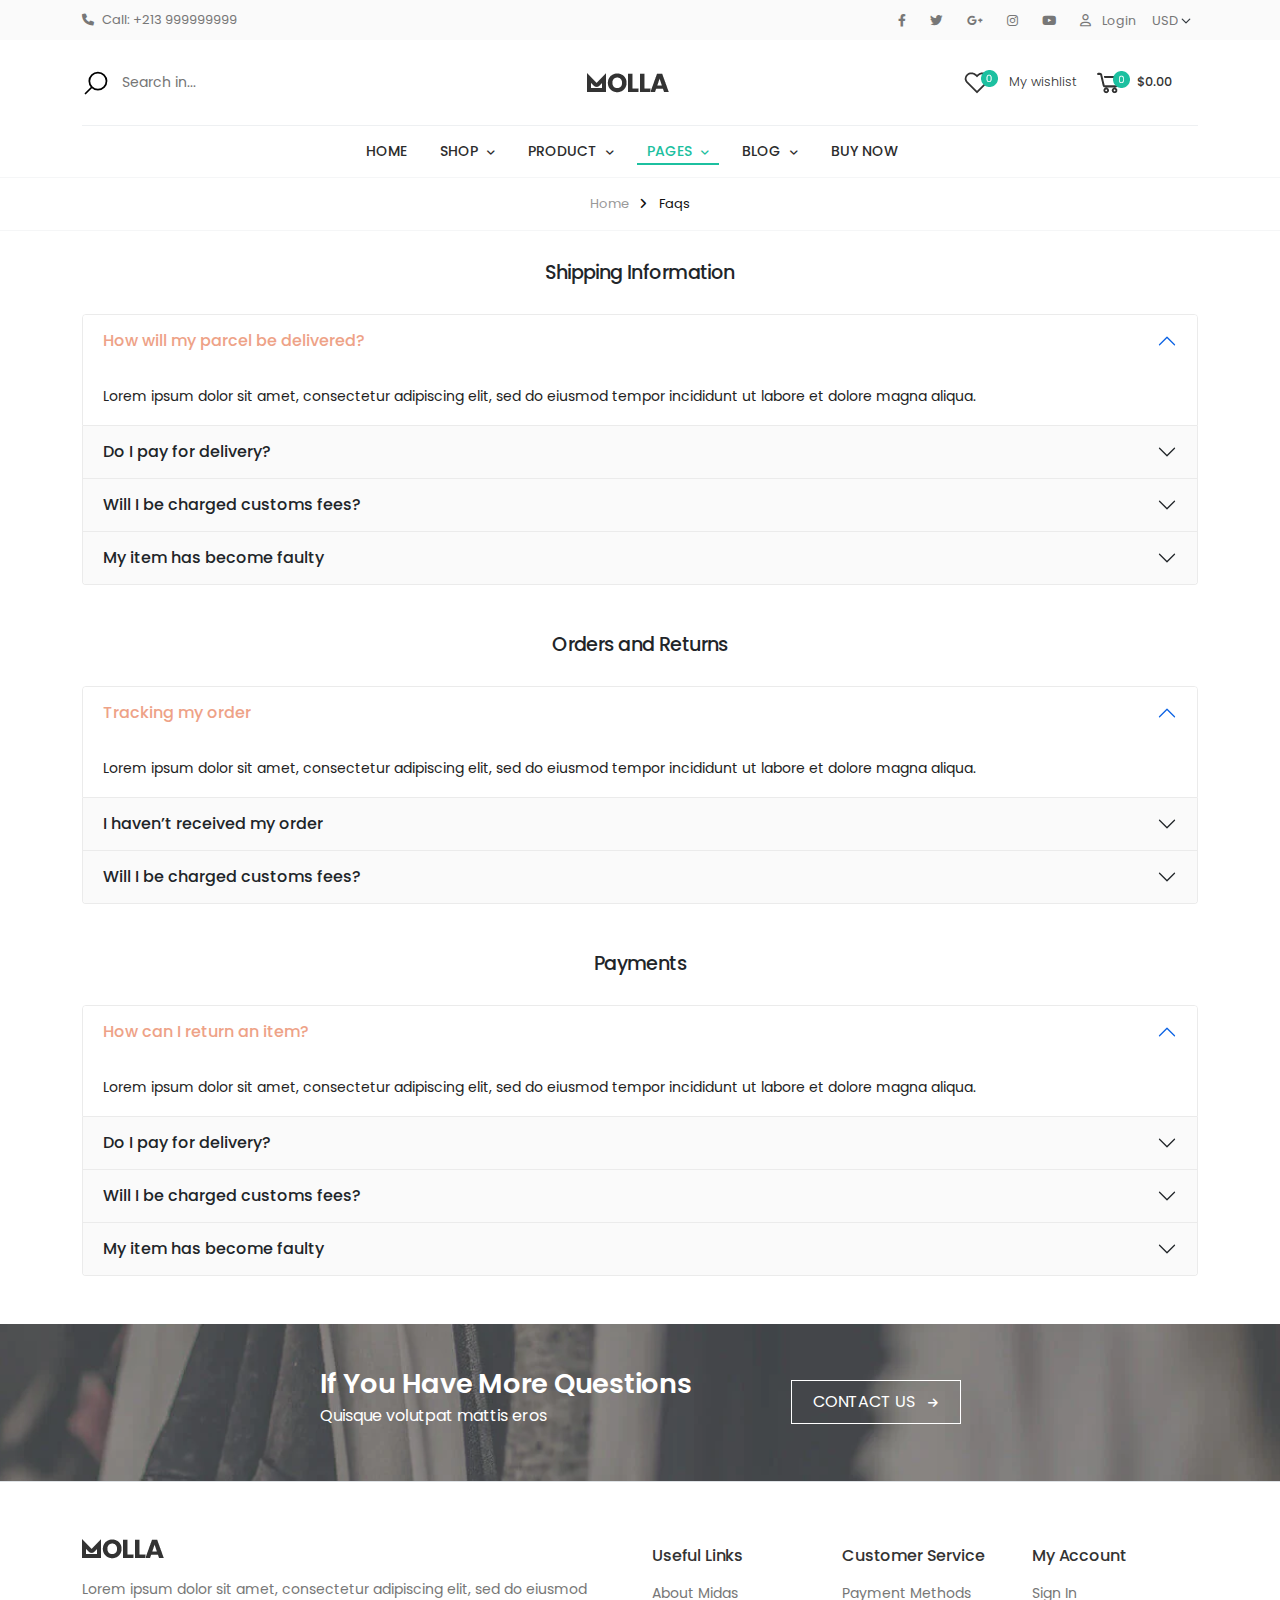
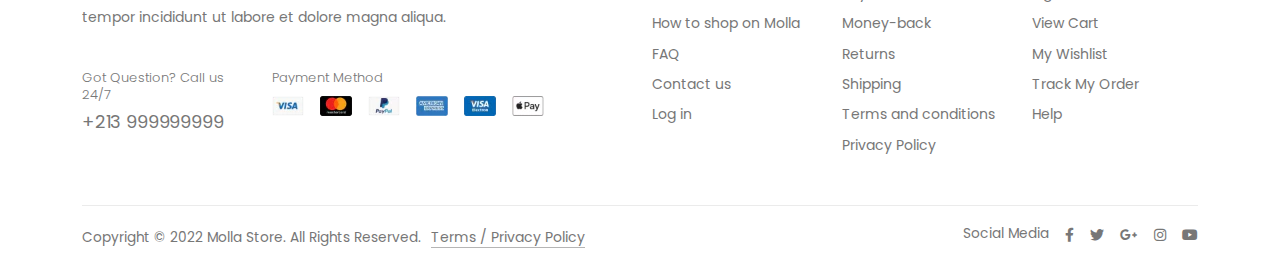
<file: faq.html>
<!doctype html>
<html>
    <head>
        <meta charset="utf-8">
        <meta name="description" content="">
        <meta name="viewport" content="width=device-width, initial-scale=1">
        <title>Molla</title>
        <link rel="stylesheet" type="text/css" href="assets/css/bootstrap.min.css">
        <link rel="stylesheet"href="assets/css/style.css">
        <link href="https://fonts.googleapis.com/css2?family=Poppins:ital,wght@0,100;0,200;0,300;0,400;0,500;0,600;0,700;0,800;0,900;1,100;1,200;1,300;1,400;1,500;1,600;1,700;1,800;1,900&display=swap" rel="stylesheet">
        <link rel="stylesheet" type="text/css" href="assets/css/all.min.css">
        <link rel="stylesheet"href="https://unpkg.com/swiper/swiper-bundle.min.css"/>
        <link rel="stylesheet" href="assets/css/uicons-regular-rounded.css">
        <link rel="stylesheet" type="text/css" href="assets/css/responsive.css">
    </head>
    <body>
<header>
            <div class="w-100 bg-1 header-pd">
                <div class="container">
                    <div class="top-bar d-flex flex-wrap align-items-center justify-content-between">
                        <div class="bar-left">
                            <ul class="list-unstyled">
                                <li><a href="#"><i class="fa-solid fa-phone"></i> Call: +213 999999999</a></li>
                            </ul>
                        </div>
                        <div class="bar-right">
                            <ul class="list-unstyled d-flex flex-wrap align-items-center gap-3">
                                <li><a href="#"><i class="fa-brands fa-facebook-f"></i></a></li>
                                <li><a href="#"><i class="fa-brands fa-twitter"></i></a></li>
                                <li><a href="#"><i class="fa-brands fa-google-plus-g"></i></a></li>
                                <li><a href="#"><i class="fa-brands fa-instagram"></i></a></li>
                                <li><a href="#"><i class="fa-brands fa-youtube"></i></a></li>
                                <li><a href="#"><i class="fa-regular fa-user"></i> Login</a></li>
                                <li>
                                 <select class="form-select form-select-sm" aria-label=".form-select-sm example">
                                  <option selected>USD</option>
                                  <option value="1">DZD</option>
                                  <option value="2">EUR</option>
                                 </select>
                                </li>
                                
                            </ul>
                        </div>
                    </div>
                    
                </div>
            </div>
            <div class="w-100 bg-white main-pd">
                <div class="container">
                    <div class="main-header row w-100 d-flex align-items-center justify-content-between">
                        <div class="menu-left col-lg-4 col-md-4 d-flex flex-nowrap align-items-center">
                            
                            <div class="field-box position-relative">
                                <input type="text" name="q" value="" class="search" placeholder="Search in..." required="">
                                <div class="search-field position-absolute">
                                    <a href="#">
                                <img src="assets/images/resources/search-outline.svg" alt="" width="28px" style="-webkit-transform: rotateY(180deg);
                                   -moz-transform: rotateY(180deg);
                                    -ms-transform: rotateY(180deg);
                                     -o-transform: rotateY(180deg);
                                        transform: rotateY(180deg);"></a>

                            </div>
                            </div>
                        </div>
                        <div class="menu-mid col-lg-4 col-md-4 text-lg-center">
                            <a href="index.html"><img src="assets/images/logo.webp" alt=""></a>
                        </div>
                        <div class="menu-right col-md-4 col-lg-4">
                            <ul class="shp-lst list-unstyled d-flex align-items-center justify-content-end">
                                <li><a style="font-weight: 300;" href="#"><img src="assets/images/resources/icon-1.png" alt=""> My wishlist</a></li>
                                <li><a style="font-weight: 500;" href="#"><img src="assets/images/resources/icon-2.png" alt="">$0.00</a></li>
                            </ul>
                        </div>
                    </div>
                </div>
            </div>
            <div class="w-100 header-bottom d-none d-lg-block">
                <div class="container">
                    <div class="border-top" style="opacity: 0.5;"></div>
                    <nav class="main-navigation">
                        <ul class="main-menu list-unstyled d-flex justify-content-center">
                            <li ><a href="index.html">Home</a>
 
                               <div class="megamenu-wrap">
    
    <div class="container">
     <div class="megamenu-inner position-relative w-100">

      <div class="row mrg30">

       <div class="col-md-7 col-sm-12 col-lg-7">

        <div class="megamenu-box-wrap position-relative w-100">

         <div class="row mrg30 active">


          <div class="col">

           <div class="megamenu-item w-100">
            <h4>Blog Style</h4>
            <ul class="list-unstyled mb-0 w-100">
             <li><a href="blog.html">Blog Style 1</a></li> 
             <li><a href="blog2.html">Blog Style 2</a></li>
             <li><a href="blog3.html">Blog Style 3 </a></li>
             <li><a href="blog4.html">Blog Style 4</a></li>
             <li><a href="blog5.html">Blog Style 5</a></li>
            </ul>
           <!--megamenu-item--></div>

          <!--col-inner--></div>

          <div class="col">

           <div class="megamenu-item w-100">
            <h4>Product Style</h4>
            <ul class="list-unstyled mb-0 w-100">
             <li><a href="product-detail.html">Product Style 1</a></li>
             <li><a href="product-detail2.html">Product Style 2</a></li>
             <li><a href="product-detail3.html">Product Style 3</a></li>
             <li><a href="product-detail4.html">Product Style 4 
               </a></li>
             <li><a href="product-detail5.html">Product Style 5</a></li>
            </ul>
           <!--megamenu-item--></div>

          <!--col-inner--></div>

          <div class="col">

           <div class="megamenu-item w-100 active">
            <h4>Header Style</h4>
            <ul class="list-unstyled mb-0 w-100">
             <li class="active"><a href="index.html">Header Style 1</a></li>
             <li><a href="index2.html" >Header Style 2 
               <span class="badge bg-success rounded-pill">New</span></a></li>
             <li><a href="index3.html">Header Style 3</a></li>
            </ul>
           <!--megamenu-item--></div>

          <!--inner-col--></div>


         <!--row--></div>
        <!--megamenu-box--></div>
       <!--col--></div>
       <div class="col-md-5 col-lg-5 col-sm-12">
           <div class="image">
               <img src="assets/images/resources/shoes.jpg" style="object-fit: cover;max-height: 170px;width: 100%;object-position: top;" alt="">
           </div>
       </div>

      <!--row--></div>
     <!--inner--></div>
    <!--container--></div>  
   <!--megamenu--></div>
                            </li>
                            <li><a href="index.html">Shop <i class="fa-solid fa-angle-down"></i></a>
                              <ul class="children mb-0 w-100 list-unstyled">
                                    <li><a href="shop-fullwidth.html">Shop Fullwidth</a></li>
                                    <li><a href="shop-sidebar.html">Shop With Sidebar</a></li>
                                </ul>
                            </li>
                            <li><a href="index.html">Product <i class="fa-solid fa-angle-down"></i></a>
                              <ul class="children mb-0 w-100 list-unstyled">
                                    <li><a href="product-detail.html">Product-Detail</a></li>
                                    
                                </ul>
                            </li>
                            <li class="active"><a href="index.html">Pages <i class="fa-solid fa-angle-down"></i></a>
                                <ul class="children mb-0 w-100 list-unstyled">
                                    <li><a href="contact-us.html">Contact Us</a></li>
                                    <li><a href="faq.html">FAQs</a></li>
                                    <li><a href="about.html">About Us</a></li>
                                </ul>
                            </li>
                            <li ><a href="index.html">Blog <i class="fa-solid fa-angle-down"></i></a>
                                <ul class="children mb-0 w-100 list-unstyled">
                                    <li><a href="blog-grid.html">Blog Grid</a></li>
                                </ul>
                            </li>
                            <li><a href="index.html">Buy Now</a></li>
                        </ul>
                    </nav>
                </div>
            </div>
        </header>

<div class="res-header w-100">
  <div class="res-topbar w-100">
    <div class="container">
      <div class="res-topbar-inner d-flex flex-wrap align-items-center justify-content-between">
        <div class="logo">
          <h1 class="mb-0">
            <a href="index.html"><img src="assets/images/logo.webp"></a></h1>
        </div>
                            <ul class="shp-lst list-unstyled d-flex align-items-center justify-content-end">
                                <li class="bar">
                                <a class="responsive-menu-trigger d-inline-block" href="#" onclick="showMenu()"><i class="fi fi-rr-align-justify"></i></a>
                            </li>
                                <li><a style="font-weight: 300;" href="#"><img src="assets/images/resources/icon-3.png" alt=""></a></li>
                                <li><a style="font-weight: 500;" href="#"><img src="assets/images/resources/icon-4.png" alt=""></a></li>
                            </ul>
      </div>
    </div>
  </div>
</div>
<div class="mobile-nav position-relative">
     <div class="nav-links" id="navLinks">
      <a href="#" class="position-absolute res-menu-close" onclick="hideMenu()">
      <i class="fa-solid fa-xmark"></i></a>
      <ul class="mobile-res list-unstyled mb-0">
        <li><a href="index.html">Home</a></li>
        <li><a class="collapsed" data-bs-toggle="collapse" data-bs-target="#mb-one" aria-controls="mb-one" href="index.html">Shop <i class="fa-solid fa-angle-down"></i></a>
                                <ul class="collapse children mb-0 w-100 list-unstyled" id="mb-one">
                                    <li><a href="shop-fullwidth.html">Shop Fullwidth</a></li>
                                    <li><a href="shop-sidebar.html">Shop With Sidebar</a></li>
                                </ul>
                            </li>
                            <li><a class="collapsed" data-bs-toggle="collapse" data-bs-target="#mb-two" aria-controls="mb-two" href="index.html">Product <i class="fa-solid fa-angle-down"></i></a>
                                <ul id="mb-two" class="collapse children mb-0 w-100 list-unstyled">
                                    <li><a href="product-detail.html">Product-Detail</a></li>
                                    
                                </ul>
                            </li>
                            <li><a class="collapsed" data-bs-toggle="collapse" data-bs-target="#mb-three" aria-controls="mb-three"  href="index.html">Pages <i class="fa-solid fa-angle-down"></i></a>
                                <ul id="mb-three" class="collapse children mb-0 w-100 list-unstyled">
                                    <li><a href="contact-us.html">Contact Us</a></li>
                                    <li><a href="faq.html">FAQs</a></li>
                                    <li><a href="about.html">About Us</a></li>
                                </ul>
                            </li>
                            <li><a class="collapsed" data-bs-toggle="collapse" data-bs-target="#mb-four" aria-controls="mb-four" href="index.html">Blog <i class="fa-solid fa-angle-down"></i></a>
                                <ul id="mb-four" class="collapse children mb-0 w-100 list-unstyled">
                                    <li><a href="blog-grid.html">Blog Grid</a></li>
                                </ul>
                            </li>
                            <li><a href="index.html">Buy Now</a></li>

</ul>
    </div>
   </div>
<script>
  var navLinks = document.getElementById("navLinks");
  function showMenu(){
    navLinks.style.right = "0";
  }
   function hideMenu(){
    navLinks.style.right = "-322px";
  }

</script>

<div class="border-top" style="opacity: .3;"></div>
<div class="container">
    <div class="breadcrumbs row align-items-center justify-content-between d-flex">
        <div class="col-12">
            <ul class="breadcrumbs_content list-unstyled d-flex justify-content-center">
                <li class="home">
                    <a title="Home" href="/" itemprop="url">
                        <span>Home</span>
                    </a>
                </li>
                <li>
                    <span><i class="fa-solid fa-angle-right"></i> Faqs</span>
                </li>
            </ul>
        </div>
    </div>
</div>

<div class="border-top mb-2" style="opacity: .3;"></div>
<section style="margin-top: 30px;">
    <div class="container">
        <div class="faq-wrap">
            <h2 class="title text-center mb-3">Shipping Information</h2>

            <div class="accordion mb-5" id="accordionPanelsStayOpenExample">
  <div class="accordion-item">
    <h2 class="accordion-header" id="panelsStayOpen-headingOne">
      <button class="accordion-button" type="button" data-bs-toggle="collapse" data-bs-target="#panelsStayOpen-collapseOne" aria-expanded="true" aria-controls="panelsStayOpen-collapseOne">
        How will my parcel be delivered?
      </button>
    </h2>
    <div id="panelsStayOpen-collapseOne" class="accordion-collapse collapse show" aria-labelledby="panelsStayOpen-headingOne">
      <div class="accordion-body">
        Lorem ipsum dolor sit amet, consectetur adipiscing elit, sed do eiusmod tempor incididunt ut labore et dolore magna aliqua.
      </div>
    </div>
  </div>
  <div class="accordion-item">
    <h2 class="accordion-header" id="panelsStayOpen-headingTwo">
      <button class="accordion-button collapsed" type="button" data-bs-toggle="collapse" data-bs-target="#panelsStayOpen-collapseTwo" aria-expanded="false" aria-controls="panelsStayOpen-collapseTwo">
        Do I pay for delivery?
      </button>
    </h2>
    <div id="panelsStayOpen-collapseTwo" class="accordion-collapse collapse" aria-labelledby="panelsStayOpen-headingTwo">
      <div class="accordion-body">
       Lorem ipsum dolor sit amet, consectetur adipiscing elit, sed do eiusmod tempor incididunt ut labore et dolore magna aliqua.
      </div>
    </div>
  </div>
  <div class="accordion-item">
    <h2 class="accordion-header" id="panelsStayOpen-headingThree">
      <button class="accordion-button collapsed" type="button" data-bs-toggle="collapse" data-bs-target="#panelsStayOpen-collapseThree" aria-expanded="false" aria-controls="panelsStayOpen-collapseThree">
        Will I be charged customs fees?
      </button>
    </h2>
    <div id="panelsStayOpen-collapseThree" class="accordion-collapse collapse" aria-labelledby="panelsStayOpen-headingThree">
      <div class="accordion-body">
        Lorem ipsum dolor sit amet, consectetur adipiscing elit, sed do eiusmod tempor incididunt ut labore et dolore magna aliqua.
      </div>
    </div>
  </div>
  <div class="accordion-item">
    <h2 class="accordion-header" id="panelsStayOpen-headingfour">
      <button class="accordion-button collapsed" type="button" data-bs-toggle="collapse" data-bs-target="#panelsStayOpen-collapseFour" aria-expanded="false" aria-controls="panelsStayOpen-collapseThree">
        My item has become faulty
      </button>
    </h2>
    <div id="panelsStayOpen-collapseFour" class="accordion-collapse collapse" aria-labelledby="panelsStayOpen-headingfour">
      <div class="accordion-body">
        Lorem ipsum dolor sit amet, consectetur adipiscing elit, sed do eiusmod tempor incididunt ut labore et dolore magna aliqua.
      </div>
    </div>
  </div>
</div>
<h2 class="title text-center mb-3">Orders and Returns</h2>

<div class="accordion mb-5" id="accordionPanelsStayOpenExample">
  <div class="accordion-item">
    <h2 class="accordion-header" id="panelsStayOpen-headingOne">
      <button class="accordion-button" type="button" data-bs-toggle="collapse" data-bs-target="#panelsStayOpen-collapseOne" aria-expanded="true" aria-controls="panelsStayOpen-collapseOne">
        Tracking my order
      </button>
    </h2>
    <div id="panelsStayOpen-collapseOne" class="accordion-collapse collapse show" aria-labelledby="panelsStayOpen-headingOne">
      <div class="accordion-body">
        Lorem ipsum dolor sit amet, consectetur adipiscing elit, sed do eiusmod tempor incididunt ut labore et dolore magna aliqua.
      </div>
    </div>
  </div>
  <div class="accordion-item">
    <h2 class="accordion-header" id="panelsStayOpen-headingTwo">
      <button class="accordion-button collapsed" type="button" data-bs-toggle="collapse" data-bs-target="#panelsStayOpen-collapseTwo" aria-expanded="false" aria-controls="panelsStayOpen-collapseTwo">
        I haven’t received my order
      </button>
    </h2>
    <div id="panelsStayOpen-collapseTwo" class="accordion-collapse collapse" aria-labelledby="panelsStayOpen-headingTwo">
      <div class="accordion-body">
       Lorem ipsum dolor sit amet, consectetur adipiscing elit, sed do eiusmod tempor incididunt ut labore et dolore magna aliqua.
      </div>
    </div>
  </div>
  <div class="accordion-item">
    <h2 class="accordion-header" id="panelsStayOpen-headingThree">
      <button class="accordion-button collapsed" type="button" data-bs-toggle="collapse" data-bs-target="#panelsStayOpen-collapseThree" aria-expanded="false" aria-controls="panelsStayOpen-collapseThree">
        Will I be charged customs fees?
      </button>
    </h2>
    <div id="panelsStayOpen-collapseThree" class="accordion-collapse collapse" aria-labelledby="panelsStayOpen-headingThree">
      <div class="accordion-body">
        Lorem ipsum dolor sit amet, consectetur adipiscing elit, sed do eiusmod tempor incididunt ut labore et dolore magna aliqua.
      </div>
    </div>
  </div>
</div>
<h2 class="title text-center mb-3">Payments</h2>
<div class="accordion mb-5" id="accordionPanelsStayOpenExample">
  <div class="accordion-item">
    <h2 class="accordion-header" id="panelsStayOpen-headingOne">
      <button class="accordion-button" type="button" data-bs-toggle="collapse" data-bs-target="#panelsStayOpen-collapseOne" aria-expanded="true" aria-controls="panelsStayOpen-collapseOne">
        How can I return an item?
      </button>
    </h2>
    <div id="panelsStayOpen-collapseOne" class="accordion-collapse collapse show" aria-labelledby="panelsStayOpen-headingOne">
      <div class="accordion-body">
        Lorem ipsum dolor sit amet, consectetur adipiscing elit, sed do eiusmod tempor incididunt ut labore et dolore magna aliqua.
      </div>
    </div>
  </div>
  <div class="accordion-item">
    <h2 class="accordion-header" id="panelsStayOpen-headingTwo">
      <button class="accordion-button collapsed" type="button" data-bs-toggle="collapse" data-bs-target="#panelsStayOpen-collapseTwo" aria-expanded="false" aria-controls="panelsStayOpen-collapseTwo">
        Do I pay for delivery?
      </button>
    </h2>
    <div id="panelsStayOpen-collapseTwo" class="accordion-collapse collapse" aria-labelledby="panelsStayOpen-headingTwo">
      <div class="accordion-body">
       Lorem ipsum dolor sit amet, consectetur adipiscing elit, sed do eiusmod tempor incididunt ut labore et dolore magna aliqua.
      </div>
    </div>
  </div>
  <div class="accordion-item">
    <h2 class="accordion-header" id="panelsStayOpen-headingThree">
      <button class="accordion-button collapsed" type="button" data-bs-toggle="collapse" data-bs-target="#panelsStayOpen-collapseThree" aria-expanded="false" aria-controls="panelsStayOpen-collapseThree">
        Will I be charged customs fees?
      </button>
    </h2>
    <div id="panelsStayOpen-collapseThree" class="accordion-collapse collapse" aria-labelledby="panelsStayOpen-headingThree">
      <div class="accordion-body">
        Lorem ipsum dolor sit amet, consectetur adipiscing elit, sed do eiusmod tempor incididunt ut labore et dolore magna aliqua.
      </div>
    </div>
  </div>
  <div class="accordion-item">
    <h2 class="accordion-header" id="panelsStayOpen-headingfour">
      <button class="accordion-button collapsed" type="button" data-bs-toggle="collapse" data-bs-target="#panelsStayOpen-collapseFour" aria-expanded="false" aria-controls="panelsStayOpen-collapseThree">
        My item has become faulty
      </button>
    </h2>
    <div id="panelsStayOpen-collapseFour" class="accordion-collapse collapse" aria-labelledby="panelsStayOpen-headingfour">
      <div class="accordion-body">
        Lorem ipsum dolor sit amet, consectetur adipiscing elit, sed do eiusmod tempor incididunt ut labore et dolore magna aliqua.
      </div>
    </div>
  </div>
</div>

        </div>
    </div>
</section>

<section>
    <div class="banner-wrap" style="background-image: url(assets/images/resources/bg-2.webp">
<div class="container">
  <div class="row justify-content-center">
    <div class="col-lg-7 col-md-10">
      <div class="content">
        <div class="row g-0 align-items-center">
              <div class="col">
                <h3 class="cna-title text-white">If You Have More Questions</h3>
                <p class="cna-desc text-white">Quisque volutpat mattis eros</p>
              </div>

              <div class="col-auto">
                <a href="#" class="btn btn-outline-white">
                  CONTACT US <i class="fa-solid fa-arrow-right" style="padding-left: 10px;font-size: 11px;"></i>
                </a>
              </div>
            </div>
      </div>
    </div>
  </div>
</div>
</div>
      
</section>

<footer class="ft-v2 border-top">
    <div class="w-100 ft-main">
        <div class="container">
            <div class="row">
                <div class="col-lg-6 col-md-6 col-sm-12">
                    <div class="widget widget-about">
                        <a href="index.html" style="max-width: 11.0rem;display: block;">
                            <img class="footer-logo" src="assets/images/logo.webp" alt="">
                        </a>
                        <p class="ft-info">Lorem ipsum dolor sit amet, consectetur adipiscing elit, sed do eiusmod tempor incididunt ut labore et dolore magna aliqua.</p>
                        <div class="widget-info">
                            <div class="row">
                                <div class="col-sm-6 col-md-4">
                                    <span class="widget-about-title">Got Question? Call us 24/7</span>
                                    <a class="cnt-number" href="tel:+98765432">+213 999999999</a>
                                </div>
                                <div class="col-sm-6 col-md-8">
                                    <span class="widget-about-title">Payment Method</span>
                                    <a class="payment_image" href="#">
                                        <img src="assets/images/resources/pay.webp" width="272" height="20">
                                    </a>
                                </div>
                            </div>
                        </div>
                    </div>
                </div>
                <div class="col-lg-2 col-md-2 col-sm-6">
                    <div class="widget">
                        <h4 class="widget-title">Useful Links</h4>
                        <ul class="widget-list list-unstyled">
                            <li>
                            <a href="about.html">About Midas</a>
                        </li>
                        <li>
                            <a href="#">How to shop on Molla</a>
                        </li>
                        <li>
                            <a href="faq.html">FAQ</a>
                        </li>
                        <li>
                            <a href="contact-us.html">Contact us</a>
                        </li>
                        <li>
                            <a href="#">Log in</a>
                        </li>
                    </ul>
                </div>
                </div>
                <div class="col-lg-2 col-md-2 col-sm-6">
                    <div class="widget">
                        <h4 class="widget-title">Customer Service</h4>
                        <ul class="widget-list list-unstyled">
                            <li>
                                <a href="#">Payment Methods</a>
                            </li>
                            <li>
                                <a href="#">Money-back</a>
                            </li>
                            <li>
                                <a href="#">Returns</a>
                            </li>
                            <li>
                                <a href="#">Shipping</a>
                            </li>
                            <li>
                                <a href="#">Terms and conditions</a>
                            </li>
                            <li>
                                <a href="#">Privacy Policy</a>
                            </li>
                        </ul>
                    </div>
                </div>
                <div class="col-lg-2 col-md-2 col-sm-6">
                    <div class="widget">
                        <h4 class="widget-title">My Account</h4>
                        <ul class="widget-list list-unstyled">
                            <li>
                                <a href="#">Sign In</a>
                            </li>
                            <li>
                                <a href="#">View Cart</a>
                            </li>
                            <li>
                                <a href="#">My Wishlist</a>
                            </li>
                            <li>
                                <a href="#">Track My Order</a>
                            </li>
                            <li><a href="#">Help</a></li>
                        </ul>
                    </div>
                </div>
            </div>
            <div class="footer-bottom">
                <div class="row justify-content-between">
                    <div class="col-12 col-md-auto py-1">
                        <p class="footer-copyright m-0">Copyright © 2022 Molla Store. All Rights Reserved.</p>
                        <ul class="footer-menu list-unstyled">
                            <li>
                                <a href="#">Terms / Privacy Policy</a>
                            </li>
                        </ul>
                    </div>
                    <div class="col-12 col-md-auto py-1">
                        <div class="socials d-flex align-items-center gap-3">
                            <span class="social-label">Social Media</span>
                            <ul class="list-unstyled d-flex align-items-center flex-wrap gap-3">
                                <li><a href="#"><i class="fa-brands fa-facebook-f"></i></a></li>
                                <li><a href="#"><i class="fa-brands fa-twitter"></i></a></li>
                                <li><a href="#"><i class="fa-brands fa-google-plus-g"></i></a></li>
                                <li><a href="#"><i class="fa-brands fa-instagram"></i></a></li>
                                <li><a href="#"><i class="fa-brands fa-youtube"></i></a></li>
                            </ul>
                        </div>
                    </div>
                </div>
            </div>
        </div>
    </div>
</footer>

<script src="assets/js/bootstrap.bundle.min.js"></script>
    </body>
</html>
</file>
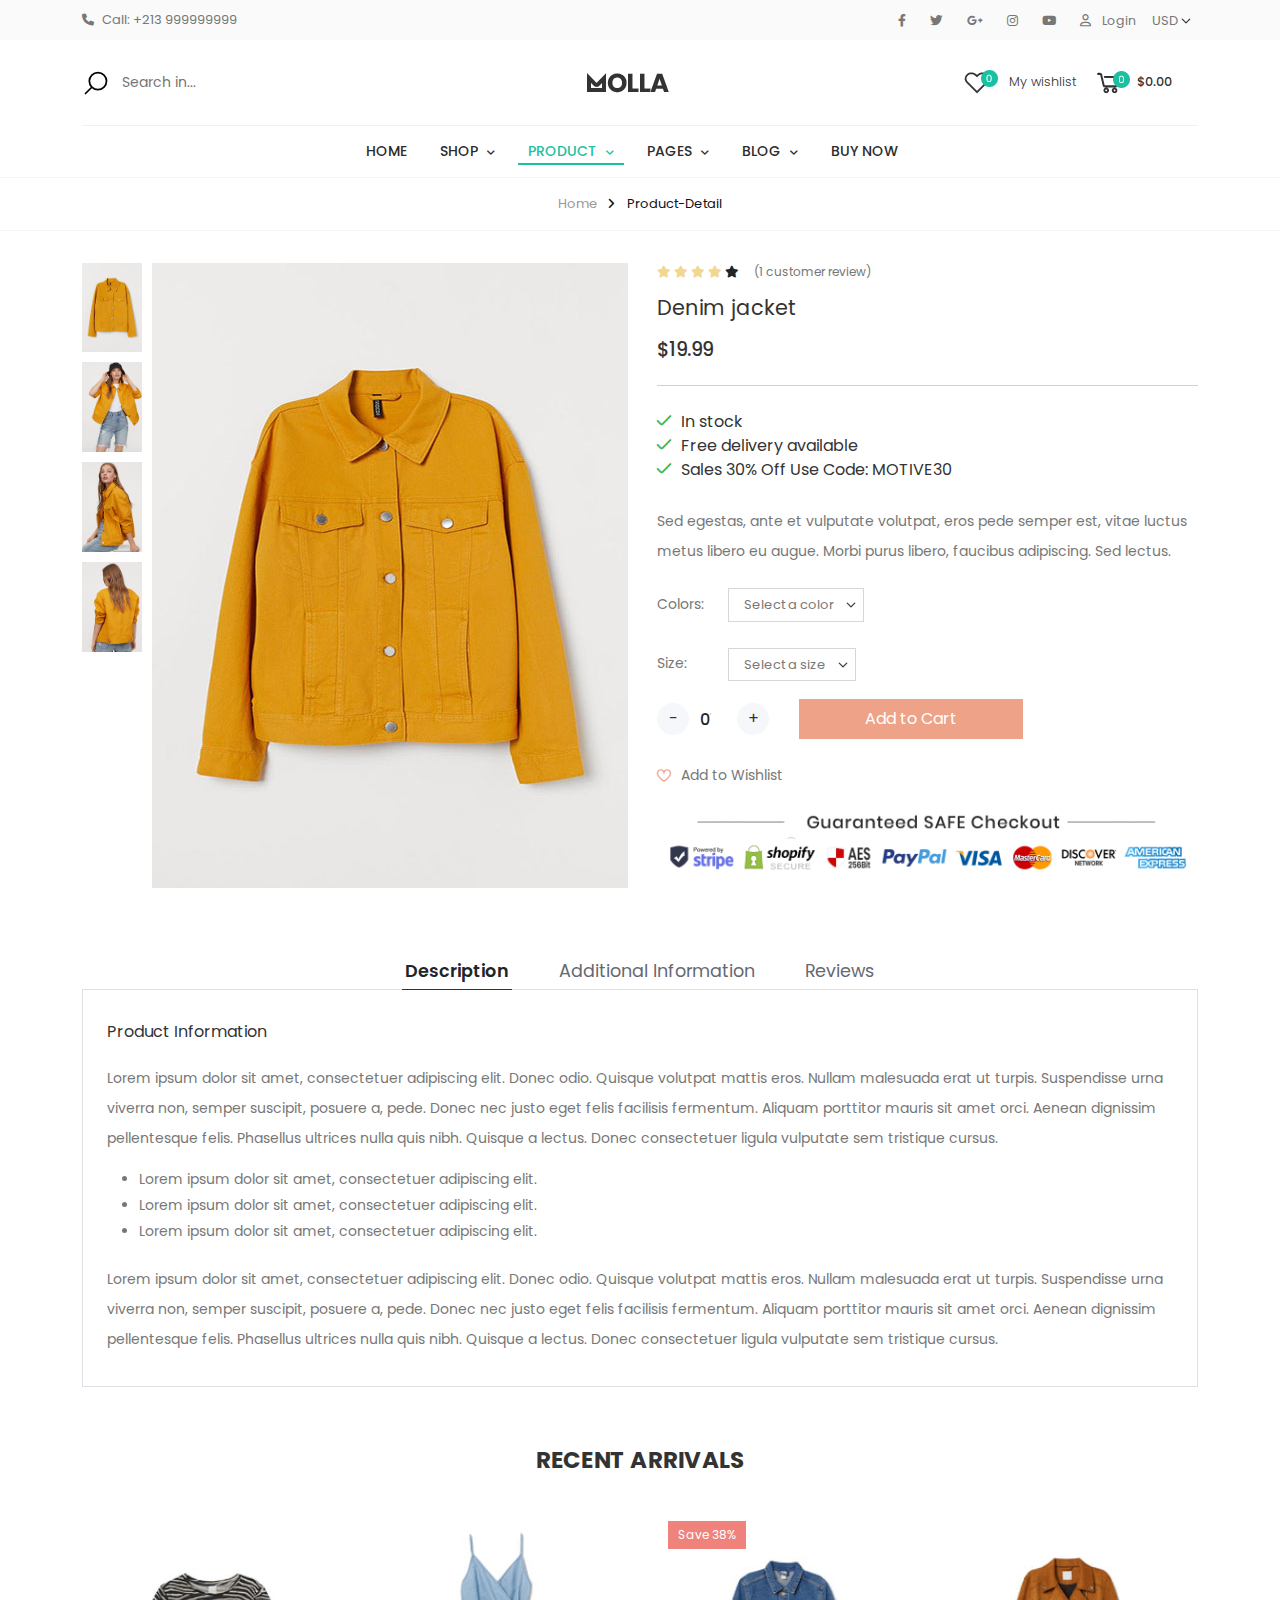
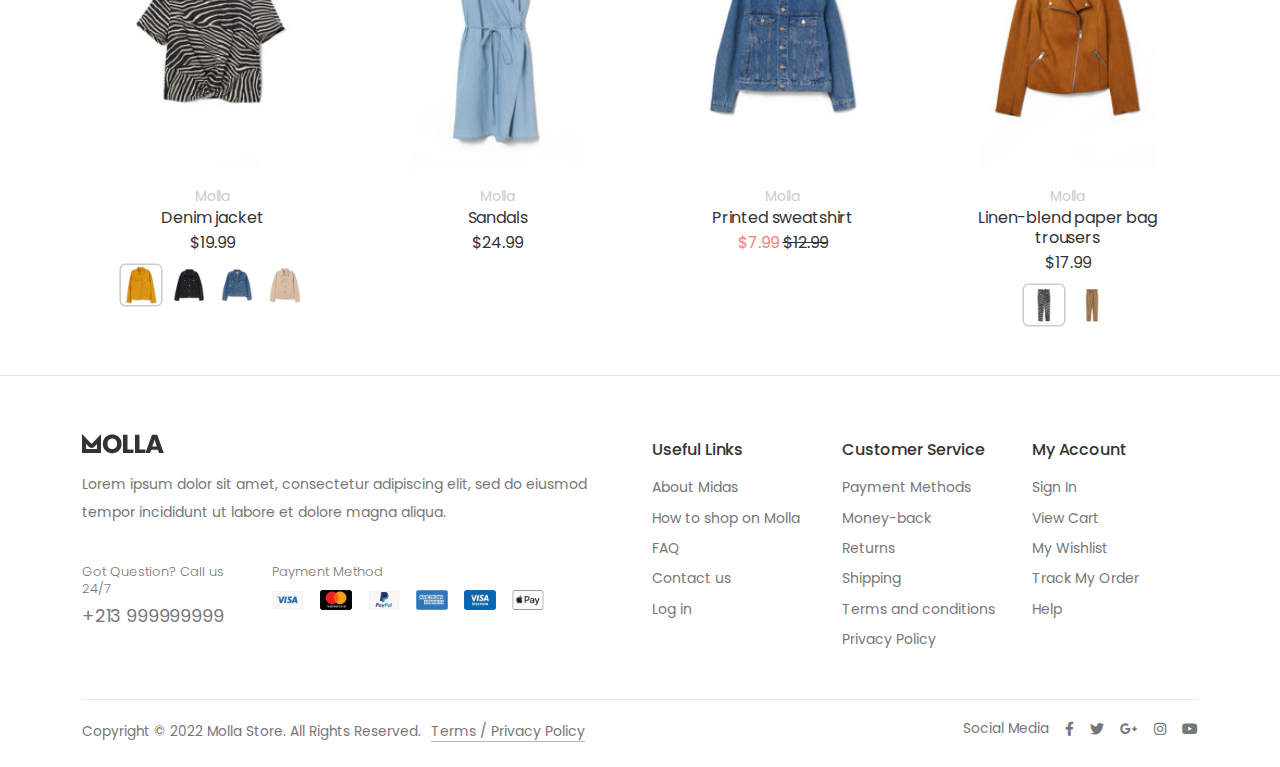
<file: product-detail.html>
<!doctype html>
<html>
    <head>
        <meta charset="utf-8">
        <meta name="description" content="">
        <meta name="viewport" content="width=device-width, initial-scale=1">
        <title>Molla</title>
        <link rel="stylesheet" type="text/css" href="assets/css/bootstrap.min.css">
        <link rel="stylesheet"href="assets/css/style.css">
        <link href="https://fonts.googleapis.com/css2?family=Poppins:ital,wght@0,100;0,200;0,300;0,400;0,500;0,600;0,700;0,800;0,900;1,100;1,200;1,300;1,400;1,500;1,600;1,700;1,800;1,900&display=swap" rel="stylesheet">
        <link rel="stylesheet" type="text/css" href="assets/css/all.min.css">
        <link rel="stylesheet"href="https://unpkg.com/swiper/swiper-bundle.min.css"/>
        <link rel="stylesheet" href="assets/css/uicons-regular-rounded.css">
        <link rel="stylesheet" type="text/css" href="assets/css/responsive.css">
    </head>
    <body>
<header>
            <div class="w-100 bg-1 header-pd">
                <div class="container">
                    <div class="top-bar d-flex flex-wrap align-items-center justify-content-between">
                        <div class="bar-left">
                            <ul class="list-unstyled">
                                <li><a href="#"><i class="fa-solid fa-phone"></i> Call: +213 999999999</a></li>
                            </ul>
                        </div>
                        <div class="bar-right">
                            <ul class="list-unstyled d-flex flex-wrap align-items-center gap-3">
                                <li><a href="#"><i class="fa-brands fa-facebook-f"></i></a></li>
                                <li><a href="#"><i class="fa-brands fa-twitter"></i></a></li>
                                <li><a href="#"><i class="fa-brands fa-google-plus-g"></i></a></li>
                                <li><a href="#"><i class="fa-brands fa-instagram"></i></a></li>
                                <li><a href="#"><i class="fa-brands fa-youtube"></i></a></li>
                                <li><a href="#"><i class="fa-regular fa-user"></i> Login</a></li>
                                <li>
                                 <select class="form-select form-select-sm" aria-label=".form-select-sm example">
                                    <option selected>USD</option>
                                    <option value="1">DZD</option>
                                    <option value="2">EUR</option>
                                 </select>
                                </li>
                                
                            </ul>
                        </div>
                    </div>
                    
                </div>
            </div>
            <div class="w-100 bg-white main-pd">
                <div class="container">
                    <div class="main-header row w-100 d-flex align-items-center justify-content-between">
                        <div class="menu-left col-lg-4 col-md-4 d-flex flex-nowrap align-items-center">
                            
                            <div class="field-box position-relative">
                                <input type="text" name="q" value="" class="search" placeholder="Search in..." required="">
                                <div class="search-field position-absolute">
                                    <a href="#">
                                <img src="assets/images/resources/search-outline.svg" alt="" width="28px" style="-webkit-transform: rotateY(180deg);
                                   -moz-transform: rotateY(180deg);
                                    -ms-transform: rotateY(180deg);
                                     -o-transform: rotateY(180deg);
                                        transform: rotateY(180deg);"></a>

                            </div>
                            </div>
                        </div>
                        <div class="menu-mid col-lg-4 col-md-4 text-lg-center">
                            <a href="index.html"><img src="assets/images/logo.webp" alt=""></a>
                        </div>
                        <div class="menu-right col-md-4 col-lg-4">
                            <ul class="shp-lst list-unstyled d-flex align-items-center justify-content-end">
                                <li><a style="font-weight: 300;" href="#"><img src="assets/images/resources/icon-1.png" alt=""> My wishlist</a></li>
                                <li><a style="font-weight: 500;" href="#"><img src="assets/images/resources/icon-2.png" alt="">$0.00</a></li>
                            </ul>
                        </div>
                    </div>
                </div>
            </div>
            <div class="w-100 header-bottom d-none d-lg-block">
                <div class="container">
                    <div class="border-top" style="opacity: 0.5;"></div>
                    <nav class="main-navigation">
                        <ul class="main-menu list-unstyled d-flex justify-content-center">
                            <li ><a href="index.html">Home</a>
 
                               <div class="megamenu-wrap">
    
    <div class="container">
     <div class="megamenu-inner position-relative w-100">

      <div class="row mrg30">

       <div class="col-md-7 col-sm-12 col-lg-7">

        <div class="megamenu-box-wrap position-relative w-100">

         <div class="row mrg30 active">


          <div class="col">

           <div class="megamenu-item w-100">
            <h4>Blog Style</h4>
            <ul class="list-unstyled mb-0 w-100">
             <li><a href="blog.html">Blog Style 1</a></li> 
             <li><a href="blog2.html">Blog Style 2</a></li>
             <li><a href="blog3.html">Blog Style 3 </a></li>
             <li><a href="blog4.html">Blog Style 4</a></li>
             <li><a href="blog5.html">Blog Style 5</a></li>
            </ul>
           <!--megamenu-item--></div>

          <!--col-inner--></div>

          <div class="col">

           <div class="megamenu-item w-100">
            <h4>Product Style</h4>
            <ul class="list-unstyled mb-0 w-100">
             <li><a href="product-detail.html">Product Style 1</a></li>
             <li><a href="product-detail2.html">Product Style 2</a></li>
             <li><a href="product-detail3.html">Product Style 3</a></li>
             <li><a href="product-detail4.html">Product Style 4 
               </a></li>
             <li><a href="product-detail5.html">Product Style 5</a></li>
            </ul>
           <!--megamenu-item--></div>

          <!--col-inner--></div>

          <div class="col">

           <div class="megamenu-item w-100 active">
            <h4>Header Style</h4>
            <ul class="list-unstyled mb-0 w-100">
             <li class="active"><a href="index.html">Header Style 1</a></li>
             <li><a href="index2.html" >Header Style 2 
               <span class="badge bg-success rounded-pill">New</span></a></li>
             <li><a href="index3.html">Header Style 3</a></li>
            </ul>
           <!--megamenu-item--></div>

          <!--inner-col--></div>


         <!--row--></div>
        <!--megamenu-box--></div>
       <!--col--></div>
       <div class="col-md-5 col-lg-5 col-sm-12">
           <div class="image">
               <img src="assets/images/resources/shoes.jpg" style="object-fit: cover;max-height: 170px;width: 100%;object-position: top;" alt="">
           </div>
       </div>

      <!--row--></div>
     <!--inner--></div>
    <!--container--></div>  
   <!--megamenu--></div>
                            </li>
                            <li ><a href="index.html">Shop <i class="fa-solid fa-angle-down"></i></a>
                                <ul class="children mb-0 w-100 list-unstyled">
                                    <li><a href="shop-fullwidth.html">Shop Fullwidth</a></li>
                                    <li><a href="shop-sidebar.html">Shop With Sidebar</a></li>
                                </ul>
                            </li>
                            <li class="active"><a href="index.html">Product <i class="fa-solid fa-angle-down"></i></a>
                              <ul class="children mb-0 w-100 list-unstyled">
                                    <li><a href="product-detail.html">Product-Detail</a></li>
                                    
                                </ul>
                            </li>
                            <li ><a href="index.html">Pages <i class="fa-solid fa-angle-down"></i></a>
                                <ul class="children mb-0 w-100 list-unstyled">
                                    <li><a href="contact-us.html">Contact Us</a></li>
                                    <li><a href="faq.html">FAQs</a></li>
                                    <li><a href="about.html">About Us</a></li>
                                </ul>
                            </li>
                            <li ><a href="index.html">Blog <i class="fa-solid fa-angle-down"></i></a>
                                <ul class="children mb-0 w-100 list-unstyled">
                                    <li><a href="blog-grid.html">Blog Grid</a></li>
                                </ul>
                            </li>
                            <li><a href="index.html">Buy Now</a></li>
                        </ul>
                    </nav>
                </div>
            </div>
        </header>

<div class="res-header w-100">
  <div class="res-topbar w-100">
    <div class="container">
      <div class="res-topbar-inner d-flex flex-wrap align-items-center justify-content-between">
        <div class="logo">
          <h1 class="mb-0">
            <a href="index.html"><img src="assets/images/logo.webp"></a></h1>
        </div>
                            <ul class="shp-lst list-unstyled d-flex align-items-center justify-content-end">
                                <li class="bar">
                                <a class="responsive-menu-trigger d-inline-block" href="#" onclick="showMenu()"><i class="fi fi-rr-align-justify"></i></a>
                            </li>
                                <li><a style="font-weight: 300;" href="#"><img src="assets/images/resources/icon-3.png" alt=""></a></li>
                                <li><a style="font-weight: 500;" href="#"><img src="assets/images/resources/icon-4.png" alt=""></a></li>
                            </ul>
      </div>
    </div>
  </div>
</div>
<div class="mobile-nav position-relative">
     <div class="nav-links" id="navLinks">
      <a href="#" class="position-absolute res-menu-close" onclick="hideMenu()">
      <i class="fa-solid fa-xmark"></i></a>
      <ul class="mobile-res list-unstyled mb-0">
        <li><a href="index.html">Home</a></li>
        <li><a class="collapsed" data-bs-toggle="collapse" data-bs-target="#mb-one" aria-controls="mb-one" href="index.html">Shop <i class="fa-solid fa-angle-down"></i></a>
                                <ul class="collapse children mb-0 w-100 list-unstyled" id="mb-one">
                                    <li><a href="shop-fullwidth.html">Shop Fullwidth</a></li>
                                    <li><a href="shop-sidebar.html">Shop With Sidebar</a></li>
                                </ul>
                            </li>
                            <li><a class="collapsed" data-bs-toggle="collapse" data-bs-target="#mb-two" aria-controls="mb-two" href="index.html">Product <i class="fa-solid fa-angle-down"></i></a>
                                <ul id="mb-two" class="collapse children mb-0 w-100 list-unstyled">
                                    <li><a href="product-detail.html">Product-Detail</a></li>
                                    
                                </ul>
                            </li>
                            <li><a class="collapsed" data-bs-toggle="collapse" data-bs-target="#mb-three" aria-controls="mb-three"  href="index.html">Pages <i class="fa-solid fa-angle-down"></i></a>
                                <ul id="mb-three" class="collapse children mb-0 w-100 list-unstyled">
                                    <li><a href="contact-us.html">Contact Us</a></li>
                                    <li><a href="faq.html">FAQs</a></li>
                                    <li><a href="about.html">About Us</a></li>
                                </ul>
                            </li>
                            <li><a class="collapsed" data-bs-toggle="collapse" data-bs-target="#mb-four" aria-controls="mb-four" href="index.html">Blog <i class="fa-solid fa-angle-down"></i></a>
                                <ul id="mb-four" class="collapse children mb-0 w-100 list-unstyled">
                                    <li><a href="blog-grid.html">Blog Grid</a></li>
                                </ul>
                            </li>
                            <li><a href="index.html">Buy Now</a></li>

</ul>
    </div>
   </div>
<script>
  var navLinks = document.getElementById("navLinks");
  function showMenu(){
    navLinks.style.right = "0";
  }
   function hideMenu(){
    navLinks.style.right = "-322px";
  }

</script>

<div class="border-top" style="opacity: .3;"></div>
<div class="container">
    <div class="breadcrumbs row align-items-center justify-content-between d-flex">
        <div class="col-12">
            <ul class="breadcrumbs_content list-unstyled d-flex justify-content-center">
                <li class="home">
                    <a title="Home" href="/" itemprop="url">
                        <span>Home</span>
                    </a>
                </li>
                <li>
                    <span><i class="fa-solid fa-angle-right"></i> Product-Detail</span>
                </li>
            </ul>
        </div>
    </div>
</div>

<div class="border-top mb-2" style="opacity: .3;"></div>

<section>
<div class="w-100 pt-4 position-relative">
<div class="container">

 <div class="product-detail position-relative w-100">

  <div class="row">

   <div class="col-md-12 col-sm-12 col-lg-6">

    <div class="product-detail-imgs position-relative w-100">


     <ul class="product-detail-img-nav list-unstyled mb-0">

      <li style="display:block;">
       <div class="product-detail-mini-img overflow-hidden active">

        <img class="img-fluid w-100" src="assets/images/resources/side-pd-1.jpg">

       <!--mini-img--></div>
      </li>

      <li style="display:block;">
       <div class="product-detail-mini-img overflow-hidden">

        <img class="img-fluid w-100" src="assets/images/resources/side-pd-2.jpg">

       <!--mini-img--></div>
      </li>

      <li style="display:block;">
       <div class="product-detail-mini-img overflow-hidden">

        <img class="img-fluid w-100" src="assets/images/resources/side-pd-3.jpg">
        <li style="display:block;">
       <div class="product-detail-mini-img overflow-hidden">

        <img class="img-fluid w-100" src="assets/images/resources/side-pd-4.jpg">

       <!--mini-img--></div>
      </li>
     </ul>
 
    <div class="big-img">
     <a href="assets/images/resources/big-img-1.jpg">
      <img src="assets/images/resources/big-img-1.jpg" style="
    width: 100%;
"></a>
    </div>

    <!--product-detail-imgs--></div>

   <!--col--></div>


  <div class="col-md-12 col-sm-12 col-lg-6 ">

   <div class="product-detail-info position-relative w-100">

    <div class="product-rate-review d-flex flex-wrap align-items-center">
                                    
      <span class="d-inline-block rate">
       <i class="fas fa-star on"></i>
       <i class="fas fa-star on"></i>
       <i class="fas fa-star on"></i>
       <i class="fas fa-star on"></i>
       <i class="fas fa-star off"></i>
      </span>
                                    
      <a class="d-inline-block review-link" href="#">(1 customer review)</a>
                                
    <!--product-rate--></div>

    <h2 class="mb-0">Denim jacket</h2>
    <span class="d-block price">$19.99</span>

    <ul class="product-stock-info list-unstyled mb-0">
                                    
     <li>In stock</li>
     <li>Free delivery available</li>
     <li>Sales 30% Off Use Code: MOTIVE30</li>
                               
    </ul>

    <p class="mb-0">
                Sed egestas, ante et vulputate volutpat, eros pede semper est, vitae luctus metus libero eu augue. Morbi purus libero, faucibus adipiscing. Sed lectus.</p>

    <div class="products-color d-flex flex-wrap align-items-center w-100">
         <span>Colors:</span>
         <select class="form-select form-select-sm" aria-label=".form-select-sm example">
                                 <option selected>Select a color</option>
                                 <option value="1">Yellow</option>
                                 <option value="1">Red</option>
                                 <option value="2">Green</option>
                                 
                                 </select>

        <!--products-color--></div>

    <div class="products-size d-flex flex-wrap align-items-center w-100">
                                    
     <span>Size:</span>
     <select class="v3 form-select form-select-sm" aria-label=".form-select-sm example">
                                 <option selected>Select a size</option>
                                 <option value="1">Large</option>
                                 <option value="1">Medium</option>
                                 <option value="2">Small</option>
                                 
                                 </select>
                                
    <!--products-size--></div>


    <div class="product-bottom d-flex flex-wrap align-items-center w-100">
                                    
     <div class="product-quanty">
         
      <div class="input-group bootstrap-touchspin bootstrap-touchspin-injected">

       <span class="input-group-btn input-group-prepend">
        <button class="btn btn-primary bootstrap-touchspin-down" type="button">-</button>
       </span>
  
       <input type="number" class="qty form-control" value="01">
       <span class="input-group-btn input-group-append">
        <button class="btn btn-primary bootstrap-touchspin-up" type="button">+</button>
       </span>

      <!--input-group--></div>
     
     <!--product-quanty--></div>
                                    
      <button class="theme-btn bg-color1" type="submit">Add to Cart
       
      </button>
                              
      
        
    <!--product-bottom--></div>
    <div class="wish my-4">
<a class="heart-btn d-inline-block rounded-circle" href="wishlist.html" title=""><i class="fi-rr-heart"></i>Add to Wishlist</a></div>
<div class="safe-check">
  <img src="assets/images/resources/safe.png">
</div>

   <!--porduct-detail-info--></div>
  <!--col--></div>

  <!--row--></div>
 <!--product-detail--></div>

<!--container--></div>
<!--w-100--></div>
</section>

<section style="margin-top:70px;margin-bottom:40px;">
<div class="w-100 position-relative bg-color5 pt-70 pb-120">
<div class="container">

 <div class="product-tabs position-relative w-100">


  <ul class="nav nav-tabs justify-content-center" id="myTab" role="tablist">
  <li class="nav-item" role="presentation">
    <button class="nav-link active" id="home-tab" data-bs-toggle="tab" data-bs-target="#home" type="button" role="tab" aria-controls="home" aria-selected="true">Description</button>
  </li>
  <li class="nav-item" role="presentation">
    <button class="nav-link" id="profile-tab" data-bs-toggle="tab" data-bs-target="#profile" type="button" role="tab" aria-controls="profile" aria-selected="false">Additional Information</button>
  </li>
  <li class="nav-item" role="presentation">
    <button class="nav-link" id="contact-tab" data-bs-toggle="tab" data-bs-target="#contact" type="button" role="tab" aria-controls="contact" aria-selected="false">Reviews</button>
  </li>
</ul>
<div class="tab-content" id="myTabContent">
  <div class="tab-pane fade show active" id="home" role="tabpanel" aria-labelledby="home-tab">

  <div class="product-detail-tab-content w-100">

      <h4 class="mb-0">Product Information</h4>
      <p class="mb-0">Lorem ipsum dolor sit amet, consectetuer adipiscing elit. Donec odio. Quisque volutpat mattis eros. Nullam malesuada erat ut turpis. Suspendisse urna viverra non, semper suscipit, posuere a, pede. Donec nec justo eget felis facilisis fermentum. Aliquam porttitor mauris sit amet orci. Aenean dignissim pellentesque felis. Phasellus ultrices nulla quis nibh. Quisque a lectus. Donec consectetuer ligula vulputate sem tristique cursus.</p>
      <ul class="my-3 tab-lst">
        <li>Lorem ipsum dolor sit amet, consectetuer adipiscing elit.</li>
        <li>Lorem ipsum dolor sit amet, consectetuer adipiscing elit.</li>
        <li>Lorem ipsum dolor sit amet, consectetuer adipiscing elit.</li>
      </ul>
      <p>Lorem ipsum dolor sit amet, consectetuer adipiscing elit. Donec odio. Quisque volutpat mattis eros. Nullam malesuada erat ut turpis. Suspendisse urna viverra non, semper suscipit, posuere a, pede. Donec nec justo eget felis facilisis fermentum. Aliquam porttitor mauris sit amet orci. Aenean dignissim pellentesque felis. Phasellus ultrices nulla quis nibh. Quisque a lectus. Donec consectetuer ligula vulputate sem tristique cursus.</p>
  <!--content--></div>
</div>
  <div class="tab-pane fade" id="profile" role="tabpanel" aria-labelledby="profile-tab">

  <div class="product-detail-tab-content w-100">

      <h4 class="mb-0">Product Information</h4>
      <p class="mb-0">Lorem ipsum dolor sit amet, consectetuer adipiscing elit. Donec odio. Quisque volutpat mattis eros. Nullam malesuada erat ut turpis. Suspendisse urna viverra non, semper suscipit, posuere a, pede. Donec nec justo eget felis facilisis fermentum. Aliquam porttitor mauris sit amet orci. Aenean dignissim pellentesque felis. Phasellus ultrices nulla quis nibh. Quisque a lectus. Donec consectetuer ligula vulputate sem tristique cursus.</p>
      <ul class="my-3 tab-lst">
        <li>Lorem ipsum dolor sit amet, consectetuer adipiscing elit.</li>
        <li>Lorem ipsum dolor sit amet, consectetuer adipiscing elit.</li>
        <li>Lorem ipsum dolor sit amet, consectetuer adipiscing elit.</li>
      </ul>
      <p>Lorem ipsum dolor sit amet, consectetuer adipiscing elit. Donec odio. Quisque volutpat mattis eros. Nullam malesuada erat ut turpis. Suspendisse urna viverra non, semper suscipit, posuere a, pede. Donec nec justo eget felis facilisis fermentum. Aliquam porttitor mauris sit amet orci. Aenean dignissim pellentesque felis. Phasellus ultrices nulla quis nibh. Quisque a lectus. Donec consectetuer ligula vulputate sem tristique cursus.</p>
  <!--content--></div>

</div>
  <div class="tab-pane fade" id="contact" role="tabpanel" aria-labelledby="contact-tab">

 <div class="product-detail-tab-content w-100">

      <h4 class="mb-0">Product Information</h4>
      <p class="mb-0">Lorem ipsum dolor sit amet, consectetuer adipiscing elit. Donec odio. Quisque volutpat mattis eros. Nullam malesuada erat ut turpis. Suspendisse urna viverra non, semper suscipit, posuere a, pede. Donec nec justo eget felis facilisis fermentum. Aliquam porttitor mauris sit amet orci. Aenean dignissim pellentesque felis. Phasellus ultrices nulla quis nibh. Quisque a lectus. Donec consectetuer ligula vulputate sem tristique cursus.</p>
      <ul class="my-3 tab-lst">
        <li>Lorem ipsum dolor sit amet, consectetuer adipiscing elit.</li>
        <li>Lorem ipsum dolor sit amet, consectetuer adipiscing elit.</li>
        <li>Lorem ipsum dolor sit amet, consectetuer adipiscing elit.</li>
      </ul>
      <p>Lorem ipsum dolor sit amet, consectetuer adipiscing elit. Donec odio. Quisque volutpat mattis eros. Nullam malesuada erat ut turpis. Suspendisse urna viverra non, semper suscipit, posuere a, pede. Donec nec justo eget felis facilisis fermentum. Aliquam porttitor mauris sit amet orci. Aenean dignissim pellentesque felis. Phasellus ultrices nulla quis nibh. Quisque a lectus. Donec consectetuer ligula vulputate sem tristique cursus.</p>
  <!--content--></div>

</div>

 <!--porduct-tabs--></div>

<!--container--></div>
<!--w-100--></div>
</section>

<section>
    <div class="w-100 img-set" style="margin-top:60px;margin-bottom: 30px;">
        <div class="container">
            <div class="row">
                <div class="sec-tl text-center">
                    <h1>RECENT ARRIVALS</h1>
                </div>
            </div>
      <div class="row">
          <div class="col-lg-3 col-md-6 col-sm-6">
              <div class="block-product">
                  <div class="product-thumb position-relative">
                      <a href="#"><img src="assets/images/resources/prd-5.jpg"></a>
                      <a href="#" class="ad-cart position-absolute text-center">
                          <span>Add to Cart</span>
                      </a>
                      <div class="product-btns position-absolute">
                        <a class="wishlist-btn" href="wishlist.html" style="transition-delay:0ms;">
                            <i class="fi fi-rr-heart"></i>
                        </a>
                        <a class="cart-btn" href="cart.html" style="transition-delay: 45ms;">
                            <i class="fi-rr-shopping-bag"></i>
                        </a>
                        <a class="expand-btn" href="images/product-img1-2.jpg" style="transition-delay:90ms;">
                            <i class="fi fi-rr-picture"></i>
                        </a>

        <!--product-btns--></div>
                  </div>
                  <div class="product-body text-center">
                      <a href="#" class="brand-name">Molla</a>
                      <h2 class="product-name">
                        <a href="#">Denim jacket</a></h2>
                        <span class="product-price">$19.99</span>
                        <div class="prd-options">
                            <ul class="list-unstyled d-flex gap-2 align-items-center justify-content-center">
                                <li><a href="#"><img src="assets/images/resources/s-prd-1.jpg"></a></li>
                                <li><a href="#"><img src="assets/images/resources/s-prd-2.jpg"></a></li>
                                <li><a href="#"><img src="assets/images/resources/s-prd-3.jpg"></a></li>
                                <li><a href="#"><img src="assets/images/resources/s-prd-4.jpg"></a></li>
                            </ul>
                        </div>
                  </div>
              </div>
          </div>
          <div class="col-lg-3 col-md-6 col-sm-6">
              <div class="block-product">
                  <div class="product-thumb position-relative">
                      <a href="#"><img src="assets/images/resources/prd-6.jpg"></a>
                      <a href="#" class="ad-cart position-absolute text-center">
                          <span>Add to Cart</span>
                      </a>
                      <div class="product-btns position-absolute">
                        <a class="wishlist-btn" href="wishlist.html" style="transition-delay:0ms;">
                            <i class="fi fi-rr-heart"></i>
                        </a>
                        <a class="cart-btn" href="cart.html" style="transition-delay: 45ms;">
                            <i class="fi-rr-shopping-bag"></i>
                        </a>
                        <a class="expand-btn" href="images/product-img1-2.jpg" style="transition-delay:90ms;">
                            <i class="fi fi-rr-picture"></i>
                        </a>

        <!--product-btns--></div>
                  </div>
                  <div class="product-body text-center">
                      <a href="#" class="brand-name">Molla</a>
                      <h2 class="product-name">
                        <a href="#">Sandals</a></h2>
                        <span class="product-price">$24.99</span>
                        
                  </div>
              </div>
          </div>
          <div class="col-lg-3 col-md-6 col-sm-6">
              <div class="block-product">
                  <div class="product-thumb position-relative">
                      <a href="#"><img src="assets/images/resources/prd-7.jpg"></a>
                      <span class="position-absolute sv">Save 38%</span>
                      <a href="#" class="ad-cart position-absolute text-center">
                          <span>Add to Cart</span>
                      </a>
                      <div class="product-btns position-absolute">
                        <a class="wishlist-btn" href="wishlist.html" style="transition-delay:0ms;">
                            <i class="fi fi-rr-heart"></i>
                        </a>
                        <a class="cart-btn" href="cart.html" style="transition-delay: 45ms;">
                            <i class="fi-rr-shopping-bag"></i>
                        </a>
                        <a class="expand-btn" href="images/product-img1-2.jpg" style="transition-delay:90ms;">
                            <i class="fi fi-rr-picture"></i>
                        </a>

        <!--product-btns--></div>
                  </div>
                  <div class="product-body v2 text-center">
                      <a href="#" class="brand-name">Molla</a>
                      <h2 class="product-name">
                        <a href="#">Printed sweatshirt</a></h2>
                        <span class="product-price">$7.99 <del>$12.99</del></span>
                        
                  </div>
              </div>
          </div>
          <div class="col-lg-3 col-md-6 col-sm-6">
              <div class="block-product">
                  <div class="product-thumb position-relative">
                      <a href="#"><img src="assets/images/resources/prd-8.jpg"></a>
                      <a href="#" class="ad-cart position-absolute text-center">
                          <span>Add to Cart</span>
                      </a>
                      <div class="product-btns position-absolute">
                        <a class="wishlist-btn" href="wishlist.html" style="transition-delay:0ms;">
                            <i class="fi fi-rr-heart"></i>
                        </a>
                        <a class="cart-btn" href="cart.html" style="transition-delay: 45ms;">
                            <i class="fi-rr-shopping-bag"></i>
                        </a>
                        <a class="expand-btn" href="images/product-img1-2.jpg" style="transition-delay:90ms;">
                            <i class="fi fi-rr-picture"></i>
                        </a>

        <!--product-btns--></div>
                  </div>
                  <div class="product-body text-center">
                      <a href="#" class="brand-name">Molla</a>
                      <h2 class="product-name">
                        <a href="#">Linen-blend paper bag trousers</a></h2>
                        <span class="product-price">$17.99</span>
                        <div class="prd-options">
                            <ul class="list-unstyled d-flex gap-2 align-items-center justify-content-center">
                                <li><a href="#"><img src="assets/images/resources/s-prd-5.jpg"></a></li>
                                <li><a href="#"><img src="assets/images/resources/s-prd-6.jpg"></a></li>
                                
                            </ul>
                        </div>
                  </div>
              </div>
          </div>
  </div>
</div>
        </div>
    
    
</section>


<footer class="ft-v2 border-top">
    <div class="w-100 ft-main">
        <div class="container">
            <div class="row">
                <div class="col-lg-6 col-md-6 col-sm-12">
                    <div class="widget widget-about">
                        <a href="index.html" style="max-width: 11.0rem;display: block;">
                            <img class="footer-logo" src="assets/images/logo.webp" alt="">
                        </a>
                        <p class="ft-info">Lorem ipsum dolor sit amet, consectetur adipiscing elit, sed do eiusmod tempor incididunt ut labore et dolore magna aliqua.</p>
                        <div class="widget-info">
                            <div class="row">
                                <div class="col-sm-6 col-md-4">
                                    <span class="widget-about-title">Got Question? Call us 24/7</span>
                                    <a class="cnt-number" href="tel:+98765432">+213 999999999</a>
                                </div>
                                <div class="col-sm-6 col-md-8">
                                    <span class="widget-about-title">Payment Method</span>
                                    <a class="payment_image" href="#">
                                        <img src="assets/images/resources/pay.webp" width="272" height="20">
                                    </a>
                                </div>
                            </div>
                        </div>
                    </div>
                </div>
                <div class="col-lg-2 col-md-2 col-sm-6">
                    <div class="widget">
                        <h4 class="widget-title">Useful Links</h4>
                        <ul class="widget-list list-unstyled">
                            <li>
                            <a href="about.html">About Midas</a>
                        </li>
                        <li>
                            <a href="#">How to shop on Molla</a>
                        </li>
                        <li>
                            <a href="faq.html">FAQ</a>
                        </li>
                        <li>
                            <a href="contact-us.html">Contact us</a>
                        </li>
                        <li>
                            <a href="#">Log in</a>
                        </li>
                    </ul>
                </div>
                </div>
                <div class="col-lg-2 col-md-2 col-sm-6">
                    <div class="widget">
                        <h4 class="widget-title">Customer Service</h4>
                        <ul class="widget-list list-unstyled">
                            <li>
                                <a href="#">Payment Methods</a>
                            </li>
                            <li>
                                <a href="#">Money-back</a>
                            </li>
                            <li>
                                <a href="#">Returns</a>
                            </li>
                            <li>
                                <a href="#">Shipping</a>
                            </li>
                            <li>
                                <a href="#">Terms and conditions</a>
                            </li>
                            <li>
                                <a href="#">Privacy Policy</a>
                            </li>
                        </ul>
                    </div>
                </div>
                <div class="col-lg-2 col-md-2 col-sm-6">
                    <div class="widget">
                        <h4 class="widget-title">My Account</h4>
                        <ul class="widget-list list-unstyled">
                            <li>
                                <a href="#">Sign In</a>
                            </li>
                            <li>
                                <a href="#">View Cart</a>
                            </li>
                            <li>
                                <a href="#">My Wishlist</a>
                            </li>
                            <li>
                                <a href="#">Track My Order</a>
                            </li>
                            <li><a href="#">Help</a></li>
                        </ul>
                    </div>
                </div>
            </div>
            <div class="footer-bottom">
                <div class="row justify-content-between">
                    <div class="col-12 col-md-auto py-1">
                        <p class="footer-copyright m-0">Copyright © 2022 Molla Store. All Rights Reserved.</p>
                        <ul class="footer-menu list-unstyled">
                            <li>
                                <a href="#">Terms / Privacy Policy</a>
                            </li>
                        </ul>
                    </div>
                    <div class="col-12 col-md-auto py-1">
                        <div class="socials d-flex align-items-center gap-3">
                            <span class="social-label">Social Media</span>
                            <ul class="list-unstyled d-flex align-items-center flex-wrap gap-3">
                                <li><a href="#"><i class="fa-brands fa-facebook-f"></i></a></li>
                                <li><a href="#"><i class="fa-brands fa-twitter"></i></a></li>
                                <li><a href="#"><i class="fa-brands fa-google-plus-g"></i></a></li>
                                <li><a href="#"><i class="fa-brands fa-instagram"></i></a></li>
                                <li><a href="#"><i class="fa-brands fa-youtube"></i></a></li>
                            </ul>
                        </div>
                    </div>
                </div>
            </div>
        </div>
    </div>
</footer>

<script src="assets/js/bootstrap.bundle.min.js"></script>
    </body>
</html>
</file>
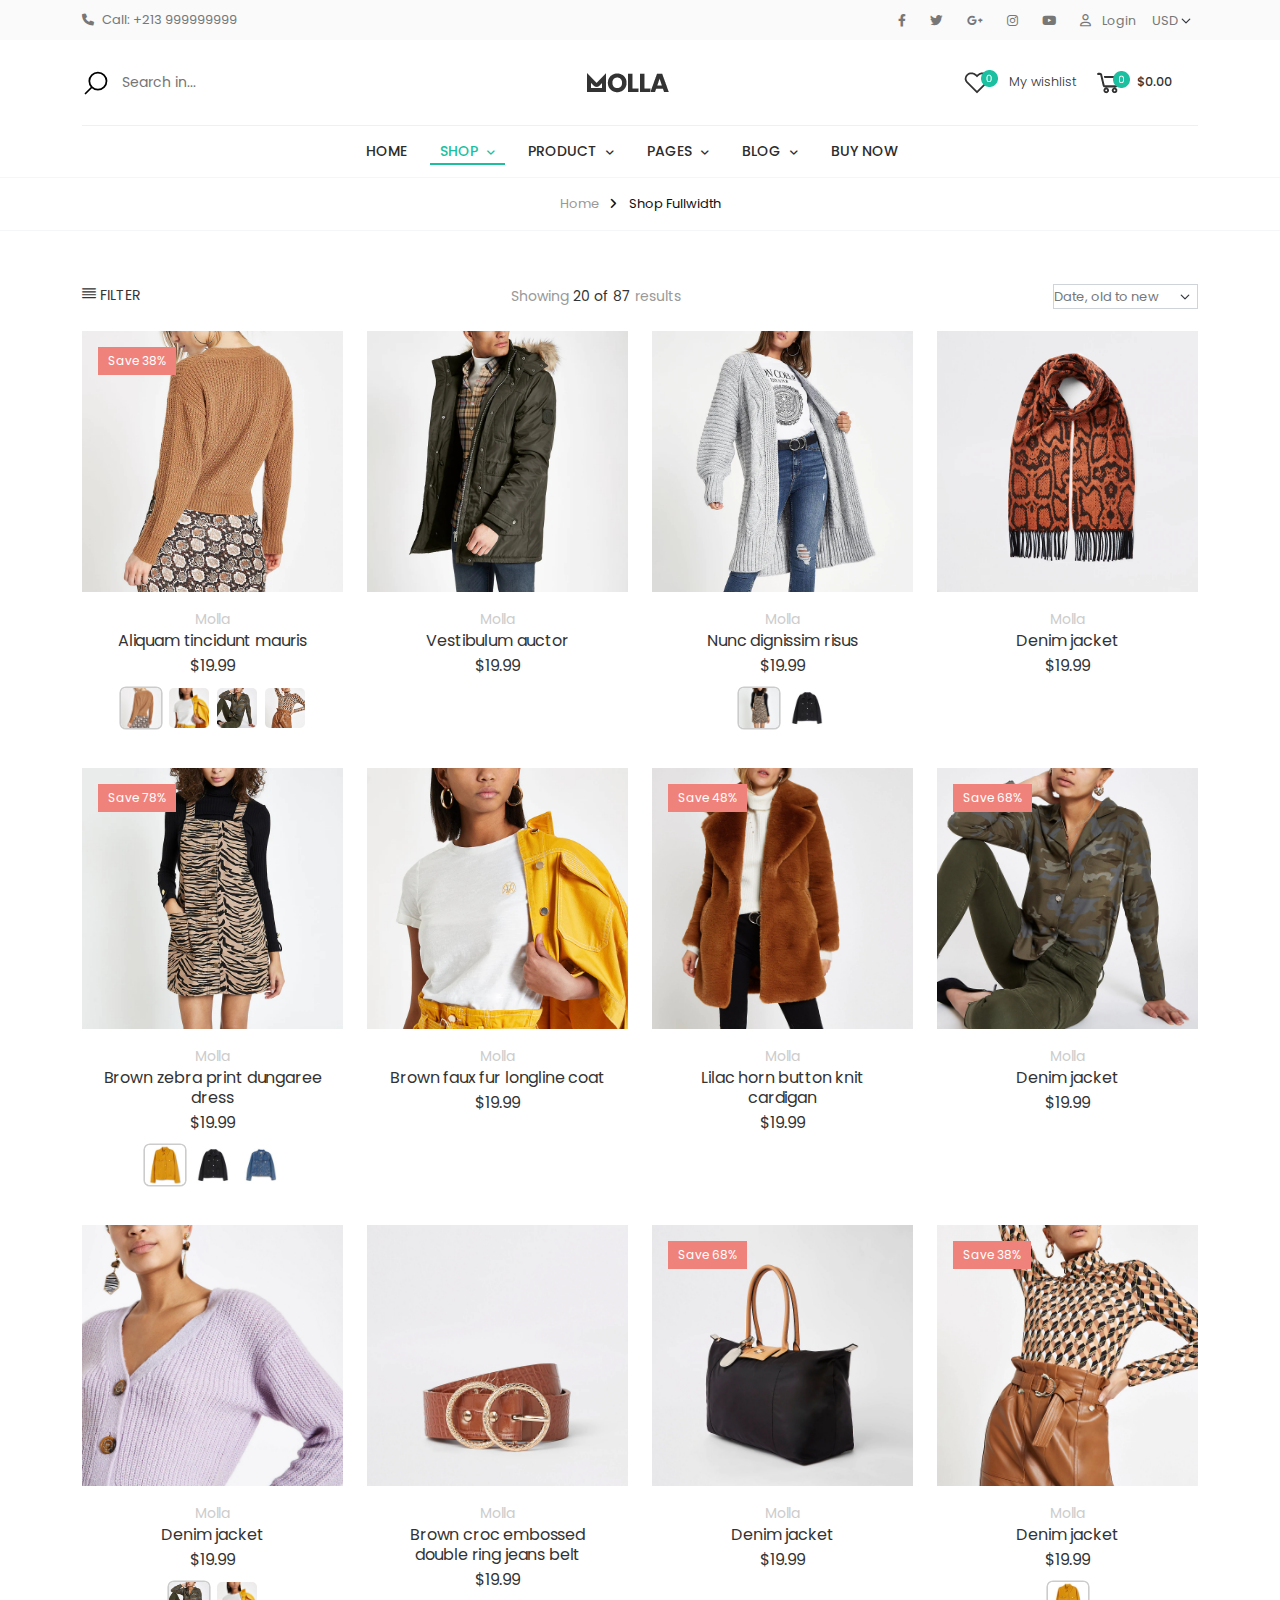
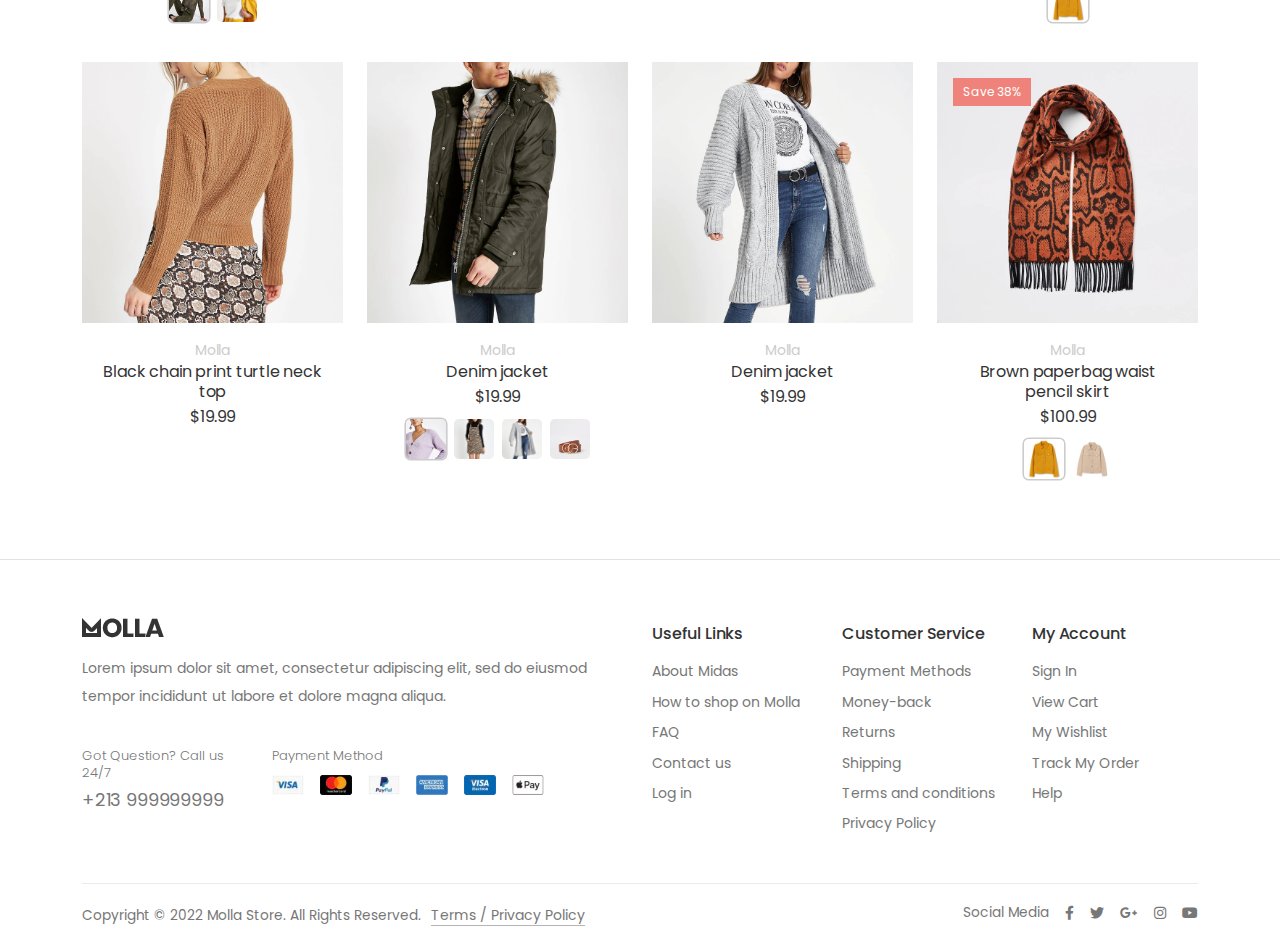
<file: shop-fullwidth.html>
<!doctype html>
<html>
    <head>
        <meta charset="utf-8">
        <meta name="description" content="">
        <meta name="viewport" content="width=device-width, initial-scale=1">
        <title>Molla</title>
        <link rel="stylesheet" type="text/css" href="assets/css/bootstrap.min.css">
        <link rel="stylesheet"href="assets/css/style.css">
        <link href="https://fonts.googleapis.com/css2?family=Poppins:ital,wght@0,100;0,200;0,300;0,400;0,500;0,600;0,700;0,800;0,900;1,100;1,200;1,300;1,400;1,500;1,600;1,700;1,800;1,900&display=swap" rel="stylesheet">
        <link rel="stylesheet" type="text/css" href="assets/css/all.min.css">
        <link rel="stylesheet"href="https://unpkg.com/swiper/swiper-bundle.min.css"/>
        <link rel="stylesheet" href="assets/css/uicons-regular-rounded.css">
        <link rel="stylesheet" type="text/css" href="assets/css/responsive.css">
    </head>
    <body>
<header>
            <div class="w-100 bg-1 header-pd">
                <div class="container">
                    <div class="top-bar d-flex flex-wrap align-items-center justify-content-between">
                        <div class="bar-left">
                            <ul class="list-unstyled">
                                <li><a href="#"><i class="fa-solid fa-phone"></i> Call: +213 999999999</a></li>
                            </ul>
                        </div>
                        <div class="bar-right">
                            <ul class="list-unstyled d-flex flex-wrap align-items-center gap-3">
                                <li><a href="#"><i class="fa-brands fa-facebook-f"></i></a></li>
                                <li><a href="#"><i class="fa-brands fa-twitter"></i></a></li>
                                <li><a href="#"><i class="fa-brands fa-google-plus-g"></i></a></li>
                                <li><a href="#"><i class="fa-brands fa-instagram"></i></a></li>
                                <li><a href="#"><i class="fa-brands fa-youtube"></i></a></li>
                                <li><a href="#"><i class="fa-regular fa-user"></i> Login</a></li>
                                <li>
                                 <select class="form-select form-select-sm" aria-label=".form-select-sm example">
                                    <option selected>USD</option>
                                    <option value="1">DZD</option>
                                    <option value="2">EUR</option>
                                 </select>
                                </li>
                                
                            </ul>
                        </div>
                    </div>
                    
                </div>
            </div>
            <div class="w-100 bg-white main-pd">
                <div class="container">
                    <div class="main-header row w-100 d-flex align-items-center justify-content-between">
                        <div class="menu-left col-lg-4 col-md-4 d-flex flex-nowrap align-items-center">
                            
                            <div class="field-box position-relative">
                                <input type="text" name="q" value="" class="search" placeholder="Search in..." required="">
                                <div class="search-field position-absolute">
                                    <a href="#">
                                <img src="assets/images/resources/search-outline.svg" alt="" width="28px" style="-webkit-transform: rotateY(180deg);
                                   -moz-transform: rotateY(180deg);
                                    -ms-transform: rotateY(180deg);
                                     -o-transform: rotateY(180deg);
                                        transform: rotateY(180deg);"></a>

                            </div>
                            </div>
                        </div>
                        <div class="menu-mid col-lg-4 col-md-4 text-lg-center">
                            <a href="index.html"><img src="assets/images/logo.webp" alt=""></a>
                        </div>
                        <div class="menu-right col-md-4 col-lg-4">
                            <ul class="shp-lst list-unstyled d-flex align-items-center justify-content-end">
                                <li><a style="font-weight: 300;" href="#"><img src="assets/images/resources/icon-1.png" alt=""> My wishlist</a></li>
                                <li><a style="font-weight: 500;" href="#"><img src="assets/images/resources/icon-2.png" alt="">$0.00</a></li>
                            </ul>
                        </div>
                    </div>
                </div>
            </div>
            <div class="w-100 header-bottom d-none d-lg-block">
                <div class="container">
                    <div class="border-top" style="opacity: 0.5;"></div>
                    <nav class="main-navigation">
                        <ul class="main-menu list-unstyled d-flex justify-content-center">
                            <li ><a href="index.html">Home</a>
 
                               <div class="megamenu-wrap">
    
    <div class="container">
     <div class="megamenu-inner position-relative w-100">

      <div class="row mrg30">

       <div class="col-md-7 col-sm-12 col-lg-7">

        <div class="megamenu-box-wrap position-relative w-100">

         <div class="row mrg30 active">


          <div class="col">

           <div class="megamenu-item w-100">
            <h4>Blog Style</h4>
            <ul class="list-unstyled mb-0 w-100">
             <li><a href="blog.html">Blog Style 1</a></li> 
             <li><a href="blog2.html">Blog Style 2</a></li>
             <li><a href="blog3.html">Blog Style 3 </a></li>
             <li><a href="blog4.html">Blog Style 4</a></li>
             <li><a href="blog5.html">Blog Style 5</a></li>
            </ul>
           <!--megamenu-item--></div>

          <!--col-inner--></div>

          <div class="col">

           <div class="megamenu-item w-100">
            <h4>Product Style</h4>
            <ul class="list-unstyled mb-0 w-100">
             <li><a href="product-detail.html">Product Style 1</a></li>
             <li><a href="product-detail2.html">Product Style 2</a></li>
             <li><a href="product-detail3.html">Product Style 3</a></li>
             <li><a href="product-detail4.html">Product Style 4 
               </a></li>
             <li><a href="product-detail5.html">Product Style 5</a></li>
            </ul>
           <!--megamenu-item--></div>

          <!--col-inner--></div>

          <div class="col">

           <div class="megamenu-item w-100 active">
            <h4>Header Style</h4>
            <ul class="list-unstyled mb-0 w-100">
             <li class="active"><a href="index.html">Header Style 1</a></li>
             <li><a href="index2.html" >Header Style 2 
               <span class="badge bg-success rounded-pill">New</span></a></li>
             <li><a href="index3.html">Header Style 3</a></li>
            </ul>
           <!--megamenu-item--></div>

          <!--inner-col--></div>


         <!--row--></div>
        <!--megamenu-box--></div>
       <!--col--></div>
       <div class="col-md-5 col-lg-5 col-sm-12">
           <div class="image">
               <img src="assets/images/resources/shoes.jpg" style="object-fit: cover;max-height: 170px;width: 100%;object-position: top;" alt="">
           </div>
       </div>

      <!--row--></div>
     <!--inner--></div>
    <!--container--></div>  
   <!--megamenu--></div>
                            </li>
                            <li class="active"><a href="index.html">Shop <i class="fa-solid fa-angle-down"></i></a>
                                <ul class="children mb-0 w-100 list-unstyled">
                                    <li><a href="shop-fullwidth.html">Shop Fullwidth</a></li>
                                    <li><a href="shop-sidebar.html">Shop With Sidebar</a></li>
                                </ul>
                            </li>
                            <li><a href="index.html">Product <i class="fa-solid fa-angle-down"></i></a>
                              <ul class="children mb-0 w-100 list-unstyled">
                                    <li><a href="product-detail.html">Product-Detail</a></li>
                                    
                                </ul>
                            </li>
                            <li ><a href="index.html">Pages <i class="fa-solid fa-angle-down"></i></a>
                                <ul class="children mb-0 w-100 list-unstyled">
                                    <li><a href="contact-us.html">Contact Us</a></li>
                                    <li><a href="faq.html">FAQs</a></li>
                                    <li><a href="about.html">About Us</a></li>
                                </ul>
                            </li>
                            <li ><a href="index.html">Blog <i class="fa-solid fa-angle-down"></i></a>
                                <ul class="children mb-0 w-100 list-unstyled">
                                    <li><a href="blog-grid.html">Blog Grid</a></li>
                                </ul>
                            </li>
                            <li><a href="index.html">Buy Now</a></li>
                        </ul>
                    </nav>
                </div>
            </div>
        </header>

<div class="res-header w-100">
  <div class="res-topbar w-100">
    <div class="container">
      <div class="res-topbar-inner d-flex flex-wrap align-items-center justify-content-between">
        <div class="logo">
          <h1 class="mb-0">
            <a href="index.html"><img src="assets/images/logo.webp"></a></h1>
        </div>
                            <ul class="shp-lst list-unstyled d-flex align-items-center justify-content-end">
                                <li class="bar">
                                <a class="responsive-menu-trigger d-inline-block" href="#" onclick="showMenu()"><i class="fi fi-rr-align-justify"></i></a>
                            </li>
                                <li><a style="font-weight: 300;" href="#"><img src="assets/images/resources/icon-3.png" alt=""></a></li>
                                <li><a style="font-weight: 500;" href="#"><img src="assets/images/resources/icon-4.png" alt=""></a></li>
                            </ul>
      </div>
    </div>
  </div>
</div>
<div class="mobile-nav position-relative">
     <div class="nav-links" id="navLinks">
      <a href="#" class="position-absolute res-menu-close" onclick="hideMenu()">
      <i class="fa-solid fa-xmark"></i></a>
      <ul class="mobile-res list-unstyled mb-0">
        <li><a href="index.html">Home</a></li>
        <li><a class="collapsed" data-bs-toggle="collapse" data-bs-target="#mb-one" aria-controls="mb-one" href="index.html">Shop <i class="fa-solid fa-angle-down"></i></a>
                                <ul class="collapse children mb-0 w-100 list-unstyled" id="mb-one">
                                    <li><a href="shop-fullwidth.html">Shop Fullwidth</a></li>
                                    <li><a href="shop-sidebar.html">Shop With Sidebar</a></li>
                                </ul>
                            </li>
                            <li><a class="collapsed" data-bs-toggle="collapse" data-bs-target="#mb-two" aria-controls="mb-two" href="index.html">Product <i class="fa-solid fa-angle-down"></i></a>
                                <ul id="mb-two" class="collapse children mb-0 w-100 list-unstyled">
                                    <li><a href="product-detail.html">Product-Detail</a></li>
                                    
                                </ul>
                            </li>
                            <li><a class="collapsed" data-bs-toggle="collapse" data-bs-target="#mb-three" aria-controls="mb-three"  href="index.html">Pages <i class="fa-solid fa-angle-down"></i></a>
                                <ul id="mb-three" class="collapse children mb-0 w-100 list-unstyled">
                                    <li><a href="contact-us.html">Contact Us</a></li>
                                    <li><a href="faq.html">FAQs</a></li>
                                    <li><a href="about.html">About Us</a></li>
                                </ul>
                            </li>
                            <li><a class="collapsed" data-bs-toggle="collapse" data-bs-target="#mb-four" aria-controls="mb-four" href="index.html">Blog <i class="fa-solid fa-angle-down"></i></a>
                                <ul id="mb-four" class="collapse children mb-0 w-100 list-unstyled">
                                    <li><a href="blog-grid.html">Blog Grid</a></li>
                                </ul>
                            </li>
                            <li><a href="index.html">Buy Now</a></li>

</ul>
    </div>
   </div>
<script>
  var navLinks = document.getElementById("navLinks");
  function showMenu(){
    navLinks.style.right = "0";
  }
   function hideMenu(){
    navLinks.style.right = "-322px";
  }

</script>

<div class="border-top" style="opacity: .3;"></div>
<div class="container">
    <div class="breadcrumbs row align-items-center justify-content-between d-flex">
        <div class="col-12">
            <ul class="breadcrumbs_content list-unstyled d-flex justify-content-center">
                <li class="home">
                    <a title="Home" href="/" itemprop="url">
                        <span>Home</span>
                    </a>
                </li>
                <li>
                    <span><i class="fa-solid fa-angle-right"></i> Shop Fullwidth</span>
                </li>
            </ul>
        </div>
    </div>
</div>

<div class="border-top mb-2" style="opacity: .3;"></div>
<section class="sp-wrap org">
<div class="w-100">
    <div class="container">
        <div class="row">
            <div class="filter-wrap d-flex justify-content-between align-items-center flex-wrap">
                <a class="meu"href="#"><i class="fi fi-rr-align-justify"></i> FILTER</a>
                <p class="flt-title">Showing <span>20 of 87</span> results</p>
                <select class="form-select form-select-sm" aria-label=".form-select-sm example" style="max-width: 13%;border-radius: 0;padding: 2px 0;">
                                 <option selected>Date, old to new</option>
                                 <option value="1">Pents</option>
                                 <option value="2">Shirts</option>
                                 <option value="3">Shoes</option>
                                 </select>
            </div>
        </div>
        <div class="row">
            <div class="col-lg-3 col-md-4 col-sm-6">
              <div class="block-product">
                  <div class="product-thumb position-relative">
                      <a href="#"><img src="assets/images/resources/prd-9.webp"></a>
                      <span class="position-absolute sv">Save 38%</span>
                      <a href="#" class="ad-cart position-absolute text-center">
                          <span>Add to Cart</span>
                      </a>
                      <div class="product-btns position-absolute">
                        <a class="wishlist-btn" href="wishlist.html" style="transition-delay:0ms;">
                            <i class="fi fi-rr-heart"></i>
                        </a>
                        <a class="cart-btn" href="cart.html" style="transition-delay: 45ms;">
                            <i class="fi-rr-shopping-bag"></i>
                        </a>
                        <a class="expand-btn" href="images/product-img1-2.jpg" style="transition-delay:90ms;">
                            <i class="fi fi-rr-picture"></i>
                        </a>

        <!--product-btns--></div>
                  </div>
                  <div class="product-body text-center">
                      <a href="#" class="brand-name">Molla</a>
                      <h2 class="product-name">
                        <a href="#">Aliquam tincidunt mauris</a></h2>
                        <span class="product-price">$19.99</span>
                        <div class="prd-options">
                            <ul class="list-unstyled d-flex gap-2 align-items-center justify-content-center">
                                <li><a href="#"><img src="assets/images/resources/prd-9.webp"></a></li>
                                <li><a href="#"><img src="assets/images/resources/prd-14.webp"></a></li>
                                <li><a href="#"><img src="assets/images/resources/prd-16.webp"></a></li>
                                <li><a href="#"><img src="assets/images/resources/prd-20.webp"></a></li>
                            </ul>
                        </div>
                  </div>
              </div>
          </div>

          <div class="col-lg-3 col-md-4 col-sm-6">
              <div class="block-product">
                  <div class="product-thumb position-relative">
                      <a href="#"><img src="assets/images/resources/prd-10.webp"></a>
                      <a href="#" class="ad-cart position-absolute text-center">
                          <span>Add to Cart</span>
                      </a>
                      <div class="product-btns position-absolute">
                        <a class="wishlist-btn" href="wishlist.html" style="transition-delay:0ms;">
                            <i class="fi fi-rr-heart"></i>
                        </a>
                        <a class="cart-btn" href="cart.html" style="transition-delay: 45ms;">
                            <i class="fi-rr-shopping-bag"></i>
                        </a>
                        <a class="expand-btn" href="images/product-img1-2.jpg" style="transition-delay:90ms;">
                            <i class="fi fi-rr-picture"></i>
                        </a>

        <!--product-btns--></div>
                  </div>
                  <div class="product-body text-center">
                      <a href="#" class="brand-name">Molla</a>
                      <h2 class="product-name">
                        <a href="#">Vestibulum auctor</a></h2>
                        <span class="product-price">$19.99</span>
                  </div>
              </div>
          </div>

          <div class="col-lg-3 col-md-4 col-sm-6">
              <div class="block-product">
                  <div class="product-thumb position-relative">
                      <a href="#"><img src="assets/images/resources/prd-11.webp"></a>
                      <a href="#" class="ad-cart position-absolute text-center">
                          <span>Add to Cart</span>
                      </a>
                      <div class="product-btns position-absolute">
                        <a class="wishlist-btn" href="wishlist.html" style="transition-delay:0ms;">
                            <i class="fi fi-rr-heart"></i>
                        </a>
                        <a class="cart-btn" href="cart.html" style="transition-delay: 45ms;">
                            <i class="fi-rr-shopping-bag"></i>
                        </a>
                        <a class="expand-btn" href="images/product-img1-2.jpg" style="transition-delay:90ms;">
                            <i class="fi fi-rr-picture"></i>
                        </a>

        <!--product-btns--></div>
                  </div>
                  <div class="product-body text-center">
                      <a href="#" class="brand-name">Molla</a>
                      <h2 class="product-name">
                        <a href="#">Nunc dignissim risus</a></h2>
                        <span class="product-price">$19.99</span>
                        <div class="prd-options">
                            <ul class="list-unstyled d-flex gap-2 align-items-center justify-content-center">
                                <li><a href="#"><img src="assets/images/resources/prd-13.webp"></a></li>
                                <li><a href="#"><img src="assets/images/resources/s-prd-2.jpg"></a></li>
                            </ul>
                        </div>
                  </div>
              </div>
          </div>

          <div class="col-lg-3 col-md-4 col-sm-6">
              <div class="block-product">
                  <div class="product-thumb position-relative">
                      <a href="#"><img src="assets/images/resources/prd-12.webp"></a>
                      <a href="#" class="ad-cart position-absolute text-center">
                          <span>Add to Cart</span>
                      </a>
                      <div class="product-btns position-absolute">
                        <a class="wishlist-btn" href="wishlist.html" style="transition-delay:0ms;">
                            <i class="fi fi-rr-heart"></i>
                        </a>
                        <a class="cart-btn" href="cart.html" style="transition-delay: 45ms;">
                            <i class="fi-rr-shopping-bag"></i>
                        </a>
                        <a class="expand-btn" href="images/product-img1-2.jpg" style="transition-delay:90ms;">
                            <i class="fi fi-rr-picture"></i>
                        </a>

        <!--product-btns--></div>
                  </div>
                  <div class="product-body text-center">
                      <a href="#" class="brand-name">Molla</a>
                      <h2 class="product-name">
                        <a href="#">Denim jacket</a></h2>
                        <span class="product-price">$19.99</span>
                  </div>
              </div>
          </div>

          <div class="col-lg-3 col-md-4 col-sm-6">
              <div class="block-product">
                  <div class="product-thumb position-relative">
                      <a href="#"><img src="assets/images/resources/prd-13.webp"></a>
                      <span class="position-absolute sv">Save 78%</span>
                      <a href="#" class="ad-cart position-absolute text-center">
                          <span>Add to Cart</span>
                      </a>
                      <div class="product-btns position-absolute">
                        <a class="wishlist-btn" href="wishlist.html" style="transition-delay:0ms;">
                            <i class="fi fi-rr-heart"></i>
                        </a>
                        <a class="cart-btn" href="cart.html" style="transition-delay: 45ms;">
                            <i class="fi-rr-shopping-bag"></i>
                        </a>
                        <a class="expand-btn" href="images/product-img1-2.jpg" style="transition-delay:90ms;">
                            <i class="fi fi-rr-picture"></i>
                        </a>

        <!--product-btns--></div>
                  </div>
                  <div class="product-body text-center">
                      <a href="#" class="brand-name">Molla</a>
                      <h2 class="product-name">
                        <a href="#">Brown zebra print dungaree dress</a></h2>
                        <span class="product-price">$19.99</span>
                        <div class="prd-options">
                            <ul class="list-unstyled d-flex gap-2 align-items-center justify-content-center">
                                <li><a href="#"><img src="assets/images/resources/s-prd-1.jpg"></a></li>
                                <li><a href="#"><img src="assets/images/resources/s-prd-2.jpg"></a></li>
                                <li><a href="#"><img src="assets/images/resources/s-prd-3.jpg"></a></li>
                            </ul>
                        </div>
                  </div>
              </div>
          </div>

          <div class="col-lg-3 col-md-4 col-sm-6">
              <div class="block-product">
                  <div class="product-thumb position-relative">
                      <a href="#"><img src="assets/images/resources/prd-14.webp"></a>
                      <a href="#" class="ad-cart position-absolute text-center">
                          <span>Add to Cart</span>
                      </a>
                      <div class="product-btns position-absolute">
                        <a class="wishlist-btn" href="wishlist.html" style="transition-delay:0ms;">
                            <i class="fi fi-rr-heart"></i>
                        </a>
                        <a class="cart-btn" href="cart.html" style="transition-delay: 45ms;">
                            <i class="fi-rr-shopping-bag"></i>
                        </a>
                        <a class="expand-btn" href="images/product-img1-2.jpg" style="transition-delay:90ms;">
                            <i class="fi fi-rr-picture"></i>
                        </a>

        <!--product-btns--></div>
                  </div>
                  <div class="product-body text-center">
                      <a href="#" class="brand-name">Molla</a>
                      <h2 class="product-name">
                        <a href="#">Brown faux fur longline coat</a></h2>
                        <span class="product-price">$19.99</span>
                  </div>
              </div>
          </div>

          <div class="col-lg-3 col-md-4 col-sm-6">
              <div class="block-product">
                  <div class="product-thumb position-relative">
                      <a href="#"><img src="assets/images/resources/prd-15.webp"></a>
                      <span class="position-absolute sv">Save 48%</span>
                      <a href="#" class="ad-cart position-absolute text-center">
                          <span>Add to Cart</span>
                      </a>
                      <div class="product-btns position-absolute">
                        <a class="wishlist-btn" href="wishlist.html" style="transition-delay:0ms;">
                            <i class="fi fi-rr-heart"></i>
                        </a>
                        <a class="cart-btn" href="cart.html" style="transition-delay: 45ms;">
                            <i class="fi-rr-shopping-bag"></i>
                        </a>
                        <a class="expand-btn" href="images/product-img1-2.jpg" style="transition-delay:90ms;">
                            <i class="fi fi-rr-picture"></i>
                        </a>

        <!--product-btns--></div>
                  </div>
                  <div class="product-body text-center">
                      <a href="#" class="brand-name">Molla</a>
                      <h2 class="product-name">
                        <a href="#">Lilac horn button knit cardigan</a></h2>
                        <span class="product-price">$19.99</span>
                  </div>
              </div>
          </div>

          <div class="col-lg-3 col-md-4 col-sm-6">
              <div class="block-product">
                  <div class="product-thumb position-relative">
                      <a href="#"><img src="assets/images/resources/prd-16.webp"></a>
                      <span class="position-absolute sv">Save 68%</span>
                      <a href="#" class="ad-cart position-absolute text-center">
                          <span>Add to Cart</span>
                      </a>
                      <div class="product-btns position-absolute">
                        <a class="wishlist-btn" href="wishlist.html" style="transition-delay:0ms;">
                            <i class="fi fi-rr-heart"></i>
                        </a>
                        <a class="cart-btn" href="cart.html" style="transition-delay: 45ms;">
                            <i class="fi-rr-shopping-bag"></i>
                        </a>
                        <a class="expand-btn" href="images/product-img1-2.jpg" style="transition-delay:90ms;">
                            <i class="fi fi-rr-picture"></i>
                        </a>

        <!--product-btns--></div>
                  </div>
                  <div class="product-body text-center">
                      <a href="#" class="brand-name">Molla</a>
                      <h2 class="product-name">
                        <a href="#">Denim jacket</a></h2>
                        <span class="product-price">$19.99</span>
                  </div>
              </div>
          </div>

          <div class="col-lg-3 col-md-4 col-sm-6">
              <div class="block-product">
                  <div class="product-thumb position-relative">
                      <a href="#"><img src="assets/images/resources/prd-17.webp"></a>
                      <a href="#" class="ad-cart position-absolute text-center">
                          <span>Add to Cart</span>
                      </a>
                      <div class="product-btns position-absolute">
                        <a class="wishlist-btn" href="wishlist.html" style="transition-delay:0ms;">
                            <i class="fi fi-rr-heart"></i>
                        </a>
                        <a class="cart-btn" href="cart.html" style="transition-delay: 45ms;">
                            <i class="fi-rr-shopping-bag"></i>
                        </a>
                        <a class="expand-btn" href="images/product-img1-2.jpg" style="transition-delay:90ms;">
                            <i class="fi fi-rr-picture"></i>
                        </a>

        <!--product-btns--></div>
                  </div>
                  <div class="product-body text-center">
                      <a href="#" class="brand-name">Molla</a>
                      <h2 class="product-name">
                        <a href="#">Denim jacket</a></h2>
                        <span class="product-price">$19.99</span>
                        <div class="prd-options">
                            <ul class="list-unstyled d-flex gap-2 align-items-center justify-content-center">
                                <li><a href="#"><img src="assets/images/resources/prd-16.webp"></a></li>
                                <li><a href="#"><img src="assets/images/resources/prd-14.webp"></a></li>
                            </ul>
                        </div>
                  </div>
              </div>
          </div>

          <div class="col-lg-3 col-md-4 col-sm-6">
              <div class="block-product">
                  <div class="product-thumb position-relative">
                      <a href="#"><img src="assets/images/resources/prd-18.webp"></a>
                      <a href="#" class="ad-cart position-absolute text-center">
                          <span>Add to Cart</span>
                      </a>
                      <div class="product-btns position-absolute">
                        <a class="wishlist-btn" href="wishlist.html" style="transition-delay:0ms;">
                            <i class="fi fi-rr-heart"></i>
                        </a>
                        <a class="cart-btn" href="cart.html" style="transition-delay: 45ms;">
                            <i class="fi-rr-shopping-bag"></i>
                        </a>
                        <a class="expand-btn" href="images/product-img1-2.jpg" style="transition-delay:90ms;">
                            <i class="fi fi-rr-picture"></i>
                        </a>

        <!--product-btns--></div>
                  </div>
                  <div class="product-body text-center">
                      <a href="#" class="brand-name">Molla</a>
                      <h2 class="product-name">
                        <a href="#">Brown croc embossed double ring jeans belt</a></h2>
                        <span class="product-price">$19.99</span>
                  </div>
              </div>
          </div>

          <div class="col-lg-3 col-md-4 col-sm-6">
              <div class="block-product">
                  <div class="product-thumb position-relative">
                      <a href="#"><img src="assets/images/resources/prd-19.webp"></a>
                      <span class="position-absolute sv">Save 68%</span>
                      <a href="#" class="ad-cart position-absolute text-center">
                          <span>Add to Cart</span>
                      </a>
                      <div class="product-btns position-absolute">
                        <a class="wishlist-btn" href="wishlist.html" style="transition-delay:0ms;">
                            <i class="fi fi-rr-heart"></i>
                        </a>
                        <a class="cart-btn" href="cart.html" style="transition-delay: 45ms;">
                            <i class="fi-rr-shopping-bag"></i>
                        </a>
                        <a class="expand-btn" href="images/product-img1-2.jpg" style="transition-delay:90ms;">
                            <i class="fi fi-rr-picture"></i>
                        </a>

        <!--product-btns--></div>
                  </div>
                  <div class="product-body text-center">
                      <a href="#" class="brand-name">Molla</a>
                      <h2 class="product-name">
                        <a href="#">Denim jacket</a></h2>
                        <span class="product-price">$19.99</span>
                  </div>
              </div>
          </div>

          <div class="col-lg-3 col-md-4 col-sm-6">
              <div class="block-product">
                  <div class="product-thumb position-relative">
                      <a href="#"><img src="assets/images/resources/prd-20.webp"></a>
                      <span class="position-absolute sv">Save 38%</span>
                      <a href="#" class="ad-cart position-absolute text-center">
                          <span>Add to Cart</span>
                      </a>
                      <div class="product-btns position-absolute">
                        <a class="wishlist-btn" href="wishlist.html" style="transition-delay:0ms;">
                            <i class="fi fi-rr-heart"></i>
                        </a>
                        <a class="cart-btn" href="cart.html" style="transition-delay: 45ms;">
                            <i class="fi-rr-shopping-bag"></i>
                        </a>
                        <a class="expand-btn" href="images/product-img1-2.jpg" style="transition-delay:90ms;">
                            <i class="fi fi-rr-picture"></i>
                        </a>

        <!--product-btns--></div>
                  </div>
                  <div class="product-body text-center">
                      <a href="#" class="brand-name">Molla</a>
                      <h2 class="product-name">
                        <a href="#">Denim jacket</a></h2>
                        <span class="product-price">$19.99</span>
                        <div class="prd-options">
                            <ul class="list-unstyled d-flex gap-2 align-items-center justify-content-center">
                                <li><a href="#"><img src="assets/images/resources/s-prd-1.jpg"></a></li>
                            </ul>
                        </div>
                  </div>
              </div>
          </div>

          <div class="col-lg-3 col-md-4 col-sm-6">
              <div class="block-product">
                  <div class="product-thumb position-relative">
                      <a href="#"><img src="assets/images/resources/prd-9.webp"></a>
                      <a href="#" class="ad-cart position-absolute text-center">
                          <span>Add to Cart</span>
                      </a>
                      <div class="product-btns position-absolute">
                        <a class="wishlist-btn" href="wishlist.html" style="transition-delay:0ms;">
                            <i class="fi fi-rr-heart"></i>
                        </a>
                        <a class="cart-btn" href="cart.html" style="transition-delay: 45ms;">
                            <i class="fi-rr-shopping-bag"></i>
                        </a>
                        <a class="expand-btn" href="images/product-img1-2.jpg" style="transition-delay:90ms;">
                            <i class="fi fi-rr-picture"></i>
                        </a>

        <!--product-btns--></div>
                  </div>
                  <div class="product-body text-center">
                      <a href="#" class="brand-name">Molla</a>
                      <h2 class="product-name">
                        <a href="#">Black chain print turtle neck top</a></h2>
                        <span class="product-price">$19.99</span>
                  </div>
              </div>
          </div>

          <div class="col-lg-3 col-md-4 col-sm-6">
              <div class="block-product">
                  <div class="product-thumb position-relative">
                      <a href="#"><img src="assets/images/resources/prd-10.webp"></a>
                      <a href="#" class="ad-cart position-absolute text-center">
                          <span>Add to Cart</span>
                      </a>
                      <div class="product-btns position-absolute">
                        <a class="wishlist-btn" href="wishlist.html" style="transition-delay:0ms;">
                            <i class="fi fi-rr-heart"></i>
                        </a>
                        <a class="cart-btn" href="cart.html" style="transition-delay: 45ms;">
                            <i class="fi-rr-shopping-bag"></i>
                        </a>
                        <a class="expand-btn" href="images/product-img1-2.jpg" style="transition-delay:90ms;">
                            <i class="fi fi-rr-picture"></i>
                        </a>

        <!--product-btns--></div>
                  </div>
                  <div class="product-body text-center">
                      <a href="#" class="brand-name">Molla</a>
                      <h2 class="product-name">
                        <a href="#">Denim jacket</a></h2>
                        <span class="product-price">$19.99</span>
                        <div class="prd-options">
                            <ul class="list-unstyled d-flex gap-2 align-items-center justify-content-center">
                                <li><a href="#"><img src="assets/images/resources/prd-17.webp"></a></li>
                                <li><a href="#"><img src="assets/images/resources/prd-13.webp"></a></li>
                                <li><a href="#"><img src="assets/images/resources/prd-11.webp"></a></li>
                                <li><a href="#"><img src="assets/images/resources/prd-18.webp"></a></li>
                            </ul>
                        </div>
                  </div>
              </div>
          </div>

          <div class="col-lg-3 col-md-4 col-sm-6">
              <div class="block-product">
                  <div class="product-thumb position-relative">
                      <a href="#"><img src="assets/images/resources/prd-11.webp"></a>
                      <a href="#" class="ad-cart position-absolute text-center">
                          <span>Add to Cart</span>
                      </a>
                      <div class="product-btns position-absolute">
                        <a class="wishlist-btn" href="wishlist.html" style="transition-delay:0ms;">
                            <i class="fi fi-rr-heart"></i>
                        </a>
                        <a class="cart-btn" href="cart.html" style="transition-delay: 45ms;">
                            <i class="fi-rr-shopping-bag"></i>
                        </a>
                        <a class="expand-btn" href="images/product-img1-2.webp" style="transition-delay:90ms;">
                            <i class="fi fi-rr-picture"></i>
                        </a>

        <!--product-btns--></div>
                  </div>
                  <div class="product-body text-center">
                      <a href="#" class="brand-name">Molla</a>
                      <h2 class="product-name">
                        <a href="#">Denim jacket</a></h2>
                        <span class="product-price">$19.99</span>
                  </div>
              </div>
          </div>

          <div class="col-lg-3 col-md-4 col-sm-6">
              <div class="block-product">
                  <div class="product-thumb position-relative">
                      <a href="#"><img src="assets/images/resources/prd-12.webp"></a>
                      <span class="position-absolute sv">Save 38%</span>
                      <a href="#" class="ad-cart position-absolute text-center">
                          <span>Add to Cart</span>
                      </a>
                      <div class="product-btns position-absolute">
                        <a class="wishlist-btn" href="wishlist.html" style="transition-delay:0ms;">
                            <i class="fi fi-rr-heart"></i>
                        </a>
                        <a class="cart-btn" href="cart.html" style="transition-delay: 45ms;">
                            <i class="fi-rr-shopping-bag"></i>
                        </a>
                        <a class="expand-btn" href="images/product-img1-2.jpg" style="transition-delay:90ms;">
                            <i class="fi fi-rr-picture"></i>
                        </a>

        <!--product-btns--></div>
                  </div>
                  <div class="product-body text-center">
                      <a href="#" class="brand-name">Molla</a>
                      <h2 class="product-name">
                        <a href="#">Brown paperbag waist pencil skirt</a></h2>
                        <span class="product-price">$100.99</span>
                        <div class="prd-options">
                            <ul class="list-unstyled d-flex gap-2 align-items-center justify-content-center">
                                <li><a href="#"><img src="assets/images/resources/s-prd-1.jpg"></a></li>
                                <li><a href="#"><img src="assets/images/resources/s-prd-4.jpg"></a></li>
                            </ul>
                        </div>
                  </div>
              </div>
          </div>

        </div>
    </div>
</div>
</section>


<footer class="ft-v2 border-top">
    <div class="w-100 ft-main">
        <div class="container">
            <div class="row">
                <div class="col-lg-6 col-md-6 col-sm-12">
                    <div class="widget widget-about">
                        <a href="index.html" style="max-width: 11.0rem;display: block;">
                            <img class="footer-logo" src="assets/images/logo.webp" alt="">
                        </a>
                        <p class="ft-info">Lorem ipsum dolor sit amet, consectetur adipiscing elit, sed do eiusmod tempor incididunt ut labore et dolore magna aliqua.</p>
                        <div class="widget-info">
                            <div class="row">
                                <div class="col-sm-6 col-md-4">
                                    <span class="widget-about-title">Got Question? Call us 24/7</span>
                                    <a class="cnt-number" href="tel:+98765432">+213 999999999</a>
                                </div>
                                <div class="col-sm-6 col-md-8">
                                    <span class="widget-about-title">Payment Method</span>
                                    <a class="payment_image" href="#">
                                        <img src="assets/images/resources/pay.webp" width="272" height="20">
                                    </a>
                                </div>
                            </div>
                        </div>
                    </div>
                </div>
                <div class="col-lg-2 col-md-2 col-sm-6">
                    <div class="widget">
                        <h4 class="widget-title">Useful Links</h4>
                        <ul class="widget-list list-unstyled">
                            <li>
                            <a href="about.html">About Midas</a>
                        </li>
                        <li>
                            <a href="#">How to shop on Molla</a>
                        </li>
                        <li>
                            <a href="faq.html">FAQ</a>
                        </li>
                        <li>
                            <a href="contact-us.html">Contact us</a>
                        </li>
                        <li>
                            <a href="#">Log in</a>
                        </li>
                    </ul>
                </div>
                </div>
                <div class="col-lg-2 col-md-2 col-sm-6">
                    <div class="widget">
                        <h4 class="widget-title">Customer Service</h4>
                        <ul class="widget-list list-unstyled">
                            <li>
                                <a href="#">Payment Methods</a>
                            </li>
                            <li>
                                <a href="#">Money-back</a>
                            </li>
                            <li>
                                <a href="#">Returns</a>
                            </li>
                            <li>
                                <a href="#">Shipping</a>
                            </li>
                            <li>
                                <a href="#">Terms and conditions</a>
                            </li>
                            <li>
                                <a href="#">Privacy Policy</a>
                            </li>
                        </ul>
                    </div>
                </div>
                <div class="col-lg-2 col-md-2 col-sm-6">
                    <div class="widget">
                        <h4 class="widget-title">My Account</h4>
                        <ul class="widget-list list-unstyled">
                            <li>
                                <a href="#">Sign In</a>
                            </li>
                            <li>
                                <a href="#">View Cart</a>
                            </li>
                            <li>
                                <a href="#">My Wishlist</a>
                            </li>
                            <li>
                                <a href="#">Track My Order</a>
                            </li>
                            <li><a href="#">Help</a></li>
                        </ul>
                    </div>
                </div>
            </div>
            <div class="footer-bottom">
                <div class="row justify-content-between">
                    <div class="col-12 col-md-auto py-1">
                        <p class="footer-copyright m-0">Copyright © 2022 Molla Store. All Rights Reserved.</p>
                        <ul class="footer-menu list-unstyled">
                            <li>
                                <a href="#">Terms / Privacy Policy</a>
                            </li>
                        </ul>
                    </div>
                    <div class="col-12 col-md-auto py-1">
                        <div class="socials d-flex align-items-center gap-3">
                            <span class="social-label">Social Media</span>
                            <ul class="list-unstyled d-flex align-items-center flex-wrap gap-3">
                                <li><a href="#"><i class="fa-brands fa-facebook-f"></i></a></li>
                                <li><a href="#"><i class="fa-brands fa-twitter"></i></a></li>
                                <li><a href="#"><i class="fa-brands fa-google-plus-g"></i></a></li>
                                <li><a href="#"><i class="fa-brands fa-instagram"></i></a></li>
                                <li><a href="#"><i class="fa-brands fa-youtube"></i></a></li>
                            </ul>
                        </div>
                    </div>
                </div>
            </div>
        </div>
    </div>
</footer>

<script src="assets/js/bootstrap.bundle.min.js"></script>
    </body>
</html>
</file>
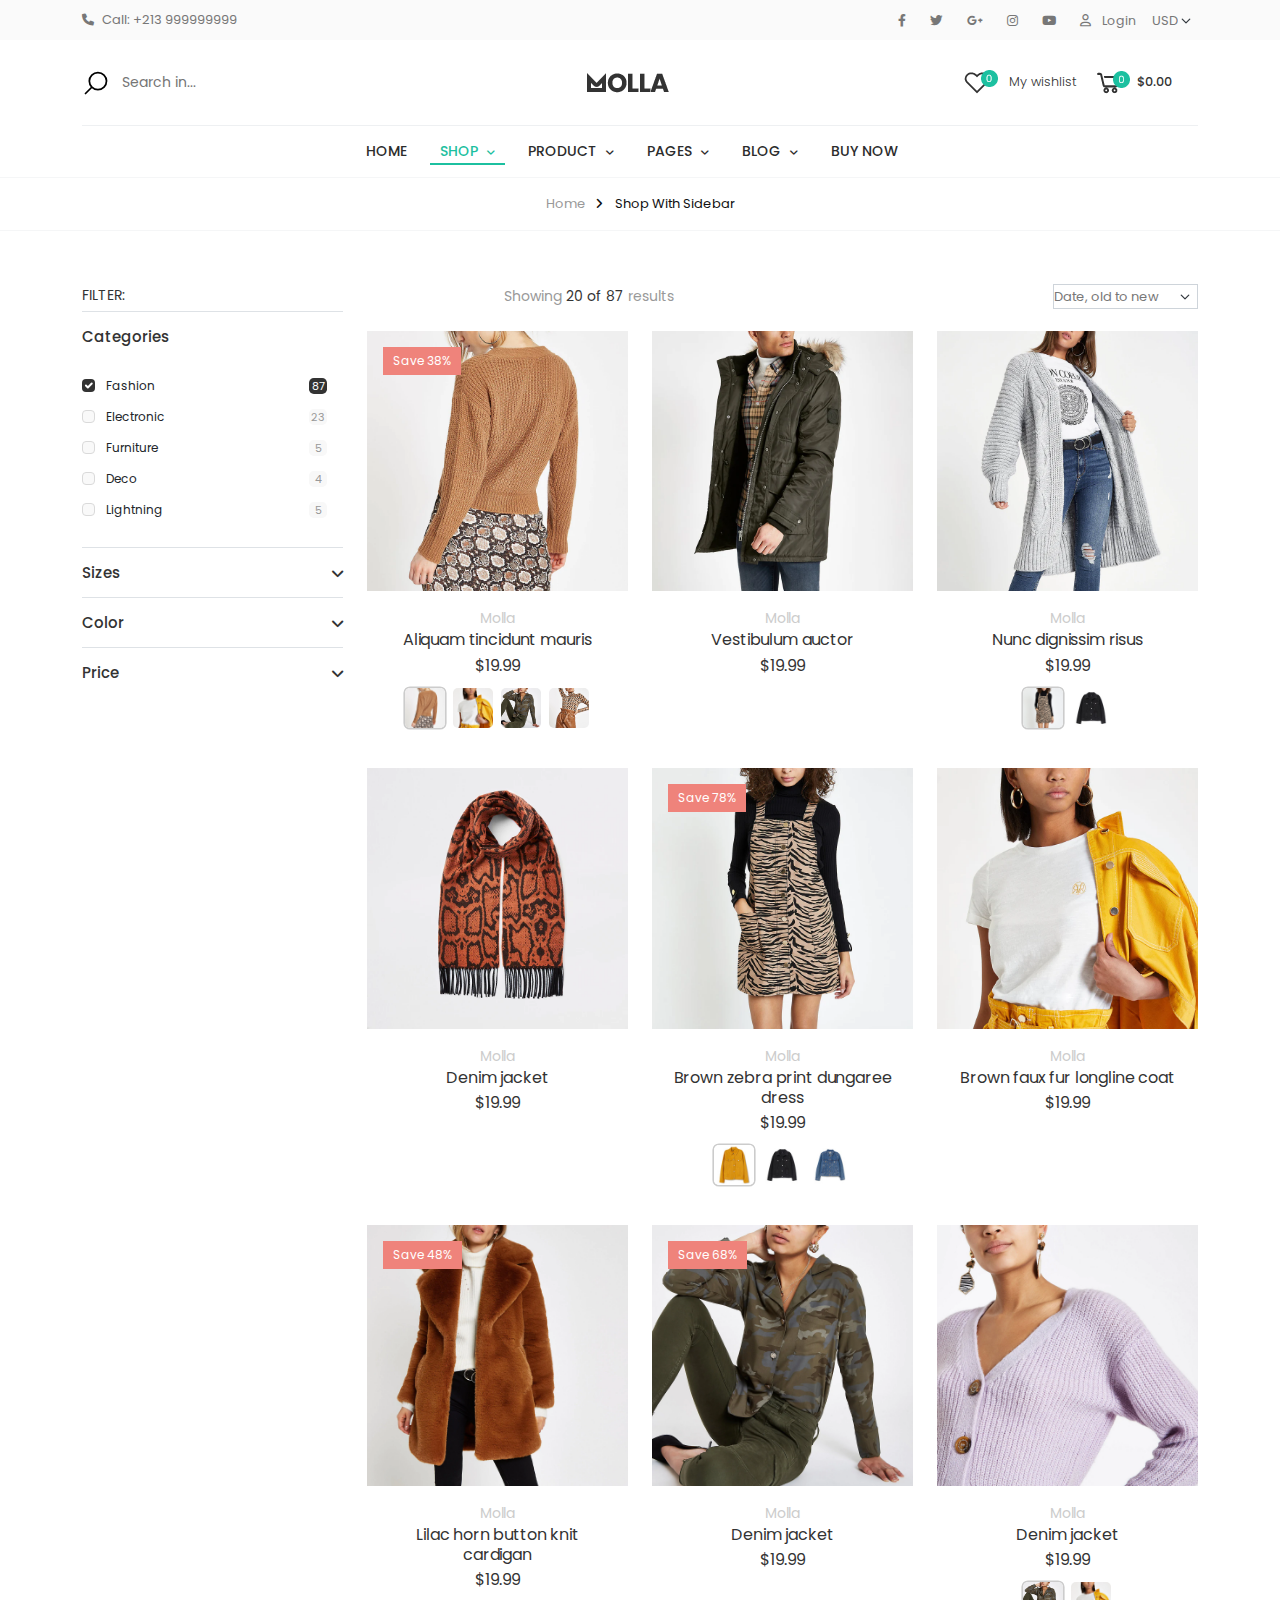
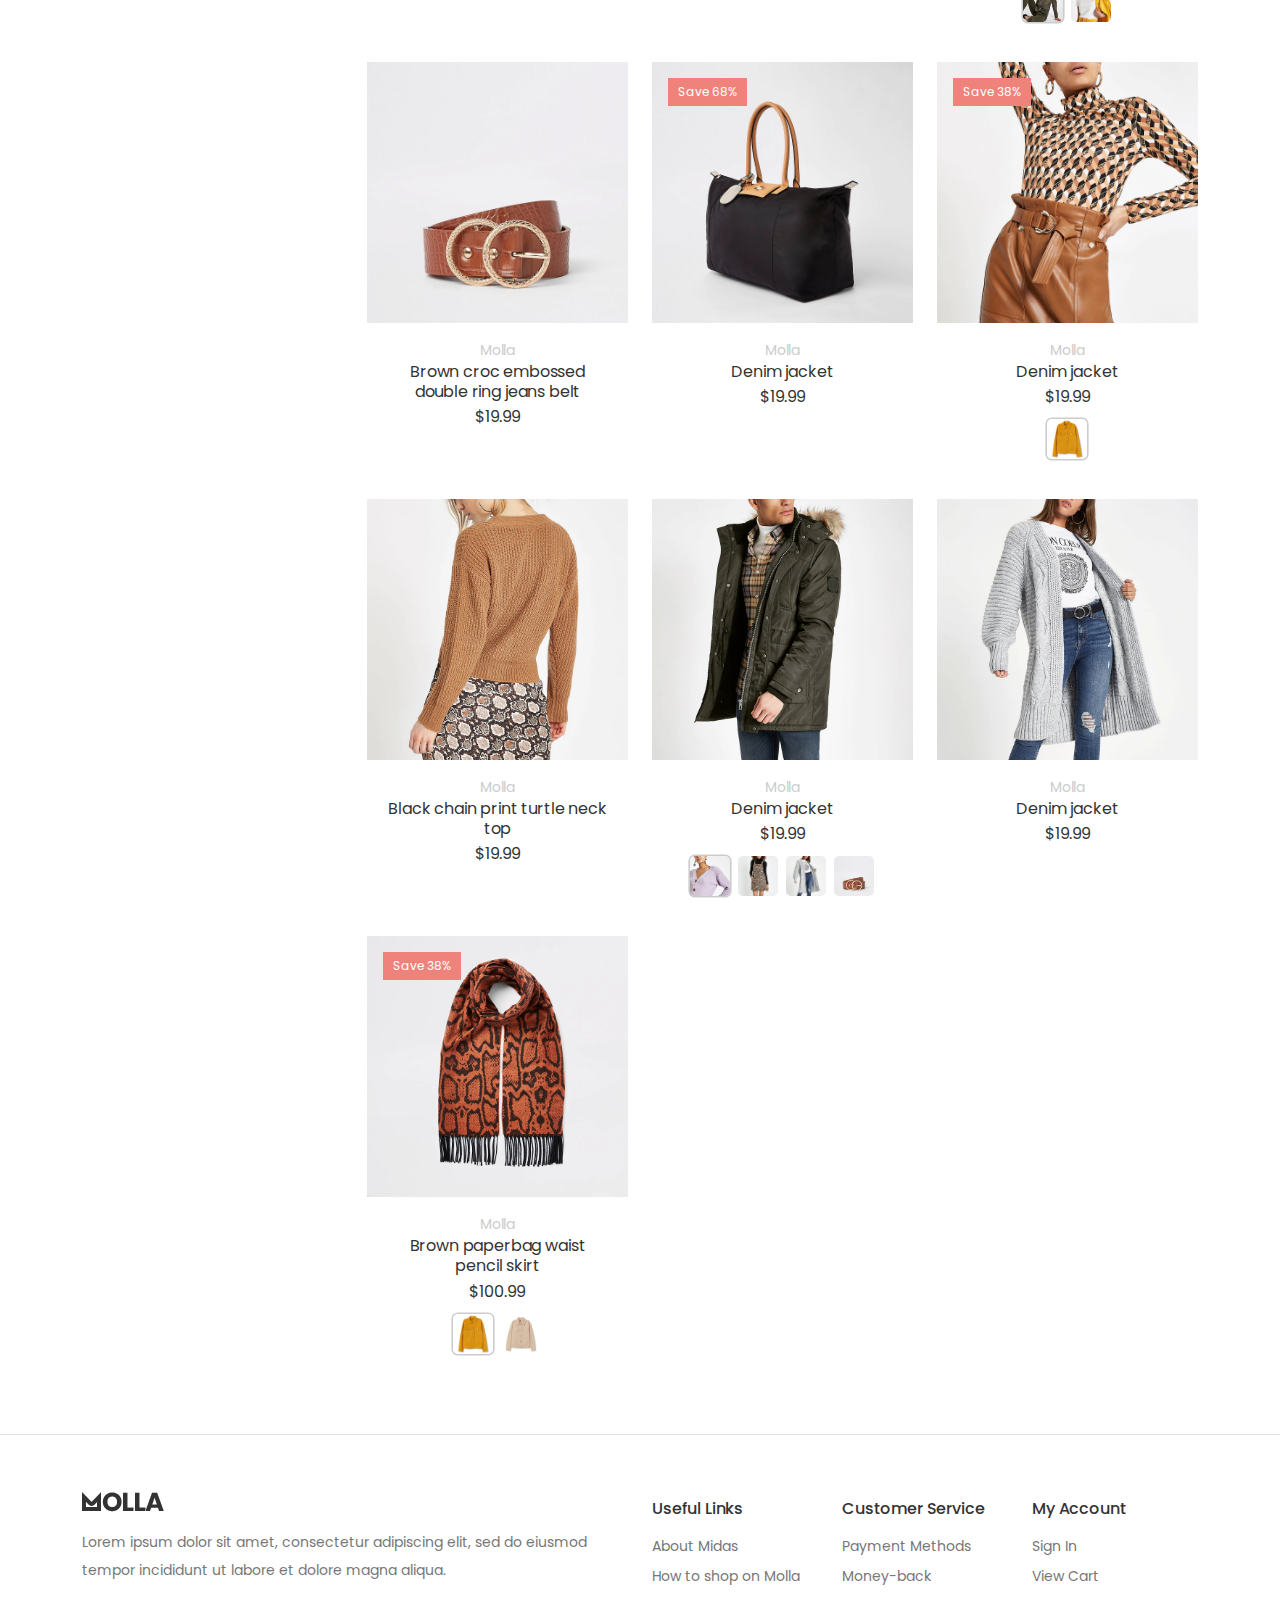
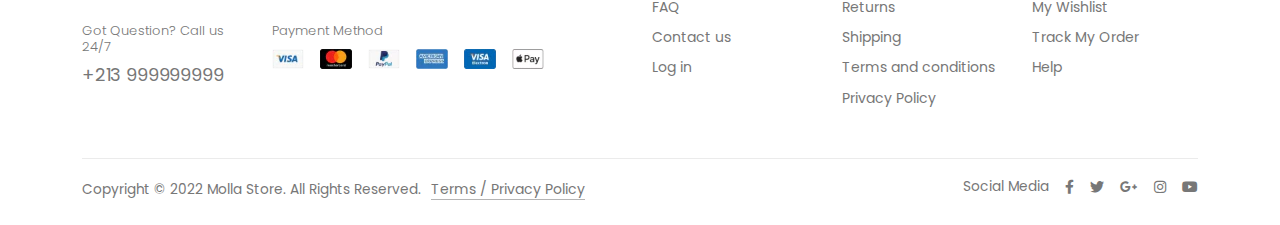
<file: shop-sidebar.html>
<!doctype html>
<html>
    <head>
        <meta charset="utf-8">
        <meta name="description" content="">
        <meta name="viewport" content="width=device-width, initial-scale=1">
        <title>Molla</title>
        <link rel="stylesheet" type="text/css" href="assets/css/bootstrap.min.css">
        <link rel="stylesheet"href="assets/css/style.css">
        <link href="https://fonts.googleapis.com/css2?family=Poppins:ital,wght@0,100;0,200;0,300;0,400;0,500;0,600;0,700;0,800;0,900;1,100;1,200;1,300;1,400;1,500;1,600;1,700;1,800;1,900&display=swap" rel="stylesheet">
        <link rel="stylesheet" type="text/css" href="assets/css/all.min.css">
        <link rel="stylesheet"href="https://unpkg.com/swiper/swiper-bundle.min.css"/>
        <link rel="stylesheet" href="assets/css/uicons-regular-rounded.css">
        <link rel="stylesheet" type="text/css" href="assets/css/responsive.css">
    </head>
    <body>
<header>
            <div class="w-100 bg-1 header-pd">
                <div class="container">
                    <div class="top-bar d-flex flex-wrap align-items-center justify-content-between">
                        <div class="bar-left">
                            <ul class="list-unstyled">
                                <li><a href="#"><i class="fa-solid fa-phone"></i> Call: +213 999999999</a></li>
                            </ul>
                        </div>
                        <div class="bar-right">
                            <ul class="list-unstyled d-flex flex-wrap align-items-center gap-3">
                                <li><a href="#"><i class="fa-brands fa-facebook-f"></i></a></li>
                                <li><a href="#"><i class="fa-brands fa-twitter"></i></a></li>
                                <li><a href="#"><i class="fa-brands fa-google-plus-g"></i></a></li>
                                <li><a href="#"><i class="fa-brands fa-instagram"></i></a></li>
                                <li><a href="#"><i class="fa-brands fa-youtube"></i></a></li>
                                <li><a href="#"><i class="fa-regular fa-user"></i> Login</a></li>
                                <li>
                                 <select class="form-select form-select-sm" aria-label=".form-select-sm example">
                                    <option selected>USD</option>
                                    <option value="1">DZD</option>
                                    <option value="2">EUR</option>
                                 </select>
                                </li>
                                
                            </ul>
                        </div>
                    </div>
                    
                </div>
            </div>
            <div class="w-100 bg-white main-pd">
                <div class="container">
                    <div class="main-header row w-100 d-flex align-items-center justify-content-between">
                        <div class="menu-left col-lg-4 col-md-4 d-flex flex-nowrap align-items-center">
                            
                            <div class="field-box position-relative">
                                <input type="text" name="q" value="" class="search" placeholder="Search in..." required="">
                                <div class="search-field position-absolute">
                                    <a href="#">
                                <img src="assets/images/resources/search-outline.svg" alt="" width="28px" style="-webkit-transform: rotateY(180deg);
                                   -moz-transform: rotateY(180deg);
                                    -ms-transform: rotateY(180deg);
                                     -o-transform: rotateY(180deg);
                                        transform: rotateY(180deg);"></a>

                            </div>
                            </div>
                        </div>
                        <div class="menu-mid col-lg-4 col-md-4 text-lg-center">
                            <a href="index.html"><img src="assets/images/logo.webp" alt=""></a>
                        </div>
                        <div class="menu-right col-md-4 col-lg-4">
                            <ul class="shp-lst list-unstyled d-flex align-items-center justify-content-end">
                                <li><a style="font-weight: 300;" href="#"><img src="assets/images/resources/icon-1.png" alt=""> My wishlist</a></li>
                                <li><a style="font-weight: 500;" href="#"><img src="assets/images/resources/icon-2.png" alt="">$0.00</a></li>
                            </ul>
                        </div>
                    </div>
                </div>
            </div>
            <div class="w-100 header-bottom d-none d-lg-block">
                <div class="container">
                    <div class="border-top" style="opacity: 0.5;"></div>
                    <nav class="main-navigation">
                        <ul class="main-menu list-unstyled d-flex justify-content-center">
                            <li ><a href="index.html">Home</a>
 
                               <div class="megamenu-wrap">
    
    <div class="container">
     <div class="megamenu-inner position-relative w-100">

      <div class="row mrg30">

       <div class="col-md-7 col-sm-12 col-lg-7">

        <div class="megamenu-box-wrap position-relative w-100">

         <div class="row mrg30 active">


          <div class="col">

           <div class="megamenu-item w-100">
            <h4>Blog Style</h4>
            <ul class="list-unstyled mb-0 w-100">
             <li><a href="blog.html">Blog Style 1</a></li> 
             <li><a href="blog2.html">Blog Style 2</a></li>
             <li><a href="blog3.html">Blog Style 3 </a></li>
             <li><a href="blog4.html">Blog Style 4</a></li>
             <li><a href="blog5.html">Blog Style 5</a></li>
            </ul>
           <!--megamenu-item--></div>

          <!--col-inner--></div>

          <div class="col">

           <div class="megamenu-item w-100">
            <h4>Product Style</h4>
            <ul class="list-unstyled mb-0 w-100">
             <li><a href="product-detail.html">Product Style 1</a></li>
             <li><a href="product-detail2.html">Product Style 2</a></li>
             <li><a href="product-detail3.html">Product Style 3</a></li>
             <li><a href="product-detail4.html">Product Style 4 
               </a></li>
             <li><a href="product-detail5.html">Product Style 5</a></li>
            </ul>
           <!--megamenu-item--></div>

          <!--col-inner--></div>

          <div class="col">

           <div class="megamenu-item w-100 active">
            <h4>Header Style</h4>
            <ul class="list-unstyled mb-0 w-100">
             <li class="active"><a href="index.html">Header Style 1</a></li>
             <li><a href="index2.html" >Header Style 2 
               <span class="badge bg-success rounded-pill">New</span></a></li>
             <li><a href="index3.html">Header Style 3</a></li>
            </ul>
           <!--megamenu-item--></div>

          <!--inner-col--></div>


         <!--row--></div>
        <!--megamenu-box--></div>
       <!--col--></div>
       <div class="col-md-5 col-lg-5 col-sm-12">
           <div class="image">
               <img src="assets/images/resources/shoes.jpg" style="object-fit: cover;max-height: 170px;width: 100%;object-position: top;" alt="">
           </div>
       </div>

      <!--row--></div>
     <!--inner--></div>
    <!--container--></div>  
   <!--megamenu--></div>
                            </li>
                            <li class="active"><a href="index.html">Shop <i class="fa-solid fa-angle-down"></i></a>
                                <ul class="children mb-0 w-100 list-unstyled">
                                    <li><a href="shop-fullwidth.html">Shop Fullwidth</a></li>
                                    <li><a href="shop-sidebar.html">Shop With Sidebar</a></li>
                                </ul>
                            </li>
                            <li><a href="index.html">Product <i class="fa-solid fa-angle-down"></i></a>
                              <ul class="children mb-0 w-100 list-unstyled">
                                    <li><a href="product-detail.html">Product-Detail</a></li>
                                    
                                </ul>
                            </li>
                            <li ><a href="index.html">Pages <i class="fa-solid fa-angle-down"></i></a>
                                <ul class="children mb-0 w-100 list-unstyled">
                                    <li><a href="contact-us.html">Contact Us</a></li>
                                    <li><a href="faq.html">FAQs</a></li>
                                    <li><a href="about.html">About Us</a></li>
                                </ul>
                            </li>
                            <li ><a href="index.html">Blog <i class="fa-solid fa-angle-down"></i></a>
                                <ul class="children mb-0 w-100 list-unstyled">
                                    <li><a href="blog-grid.html">Blog Grid</a></li>
                                </ul>
                            </li>
                            <li><a href="index.html">Buy Now</a></li>
                        </ul>
                    </nav>
                </div>
            </div>
        </header>

<div class="res-header w-100">
  <div class="res-topbar w-100">
    <div class="container">
      <div class="res-topbar-inner d-flex flex-wrap align-items-center justify-content-between">
        <div class="logo">
          <h1 class="mb-0">
            <a href="index.html"><img src="assets/images/logo.webp"></a></h1>
        </div>
                            <ul class="shp-lst list-unstyled d-flex align-items-center justify-content-end">
                                <li class="bar">
                                <a class="responsive-menu-trigger d-inline-block" href="#" onclick="showMenu()"><i class="fi fi-rr-align-justify"></i></a>
                            </li>
                                <li><a style="font-weight: 300;" href="#"><img src="assets/images/resources/icon-3.png" alt=""></a></li>
                                <li><a style="font-weight: 500;" href="#"><img src="assets/images/resources/icon-4.png" alt=""></a></li>
                            </ul>
      </div>
    </div>
  </div>
</div>
<div class="mobile-nav position-relative">
     <div class="nav-links" id="navLinks">
      <a href="#" class="position-absolute res-menu-close" onclick="hideMenu()">
      <i class="fa-solid fa-xmark"></i></a>
      <ul class="mobile-res list-unstyled mb-0">
        <li><a href="index.html">Home</a></li>
        <li><a class="collapsed" data-bs-toggle="collapse" data-bs-target="#mb-one" aria-controls="mb-one" href="index.html">Shop <i class="fa-solid fa-angle-down"></i></a>
                                <ul class="collapse children mb-0 w-100 list-unstyled" id="mb-one">
                                    <li><a href="shop-fullwidth.html">Shop Fullwidth</a></li>
                                    <li><a href="shop-sidebar.html">Shop With Sidebar</a></li>
                                </ul>
                            </li>
                            <li><a class="collapsed" data-bs-toggle="collapse" data-bs-target="#mb-two" aria-controls="mb-two" href="index.html">Product <i class="fa-solid fa-angle-down"></i></a>
                                <ul id="mb-two" class="collapse children mb-0 w-100 list-unstyled">
                                    <li><a href="product-detail.html">Product-Detail</a></li>
                                    
                                </ul>
                            </li>
                            <li><a class="collapsed" data-bs-toggle="collapse" data-bs-target="#mb-three" aria-controls="mb-three"  href="index.html">Pages <i class="fa-solid fa-angle-down"></i></a>
                                <ul id="mb-three" class="collapse children mb-0 w-100 list-unstyled">
                                    <li><a href="contact-us.html">Contact Us</a></li>
                                    <li><a href="faq.html">FAQs</a></li>
                                    <li><a href="about.html">About Us</a></li>
                                </ul>
                            </li>
                            <li><a class="collapsed" data-bs-toggle="collapse" data-bs-target="#mb-four" aria-controls="mb-four" href="index.html">Blog <i class="fa-solid fa-angle-down"></i></a>
                                <ul id="mb-four" class="collapse children mb-0 w-100 list-unstyled">
                                    <li><a href="blog-grid.html">Blog Grid</a></li>
                                </ul>
                            </li>
                            <li><a href="index.html">Buy Now</a></li>

</ul>
    </div>
   </div>
<script>
  var navLinks = document.getElementById("navLinks");
  function showMenu(){
    navLinks.style.right = "0";
  }
   function hideMenu(){
    navLinks.style.right = "-322px";
  }

</script>

<div class="border-top" style="opacity: .3;"></div>
<div class="container">
    <div class="breadcrumbs row align-items-center justify-content-between d-flex">
        <div class="col-12">
            <ul class="breadcrumbs_content list-unstyled d-flex justify-content-center">
                <li class="home">
                    <a title="Home" href="/" itemprop="url">
                        <span>Home</span>
                    </a>
                </li>
                <li>
                    <span><i class="fa-solid fa-angle-right"></i> Shop With Sidebar</span>
                </li>
            </ul>
        </div>
    </div>
</div>

<div class="border-top mb-2" style="opacity: .3;"></div>
<section class="sp-wrap org v2">
<div class="w-100">
    <div class="container">
        <div class="row">
            <div class="filter-wrap d-flex justify-content-between align-items-center flex-wrap">
                <a class="meu"href="#">FILTER:</a>
                <p class="flt-title">Showing <span>20 of 87</span> results</p>
                <select class="form-select form-select-sm" aria-label=".form-select-sm example" style="max-width: 13%;border-radius: 0;padding: 2px 0;">
                                 <option selected>Date, old to new</option>
                                 <option value="1">Pents</option>
                                 <option value="2">Shirts</option>
                                 <option value="3">Shoes</option>
                                 </select>
            </div>
        </div>
        <div class="row">
            <div class="col-lg-3 col-md-12 col-sm-12">
                <div class="block-sidebar">
                    <div class="Catagories border-top">
                        <h3 class="mt-3">Categories</h3>
                        <div class="content">
                          <div class="block-lst align-items-center d-flex justify-content-between">
                            <div class="form-check">
                                <input class="form-check-input active" type="checkbox" value="" id="flexCheckChecked" checked>
                                <label class="form-check-label" for="flexCheckChecked">Fashion</label>
                            </div>
                            <span class="count active">87</span>
                        </div>

                        <div class="block-lst align-items-center d-flex justify-content-between">
                            <div class="form-check">
                                <input class="form-check-input" type="checkbox" value="" id="flexCheckDefault">
                                <label class="form-check-label" for="flexCheckDefault">Electronic 
                                </label>
                            </div>
                            <span class="count">23</span>
                        </div>
                        <div class="block-lst align-items-center d-flex justify-content-between">
                            <div class="form-check">
                                <input class="form-check-input" type="checkbox" value="" id="flexCheckDefault">
                                <label class="form-check-label" for="flexCheckDefault">Furniture
                                </label>
                            </div>
                            <span class="count">5</span>
                        </div>
                        <div class="block-lst align-items-center d-flex justify-content-between">
                            <div class="form-check">
                                <input class="form-check-input" type="checkbox" value="" id="flexCheckDefault">
                                <label class="form-check-label" for="flexCheckDefault">Deco
                                </label>
                            </div>
                            <span class="count">4</span>
                        </div>
                        <div class="block-lst align-items-center d-flex justify-content-between">
                            <div class="form-check">
                                <input class="form-check-input" type="checkbox" value="" id="flexCheckDefault">
                                <label class="form-check-label" for="flexCheckDefault">Lightning 
                                </label>
                            </div>
                            <span class="count">5</span>
                        </div>
                    </div>
                    </div>

                    <div class="Sizes border-top">
                        <h3 class="mt-3 "><a class="d-flex align-items-center justify-content-between" href="" data-bs-toggle="collapse" data-bs-target="#collapsethree" aria-controls="collapsethree">Sizes <i class="fa-solid fa-angle-down"></i></a></h3>
                        <div class="content collapse" id="collapsethree" style="height: 200px !important;overflow-y: auto;" >
                          

                        <div class="block-lst align-items-center d-flex justify-content-between">
                            <div class="form-check">
                                <input class="form-check-input" type="checkbox" value="" id="flexCheckDefault">
                                <label class="form-check-label" for="flexCheckDefault">37
                                </label>
                            </div>

                        </div>
                        <div class="block-lst align-items-center d-flex justify-content-between">
                            <div class="form-check">
                                <input class="form-check-input" type="checkbox" value="" id="flexCheckDefault">
                                <label class="form-check-label" for="flexCheckDefault">38
                                </label>
                            </div>

                        </div>
                        <div class="block-lst align-items-center d-flex justify-content-between">
                            <div class="form-check">
                                <input class="form-check-input" type="checkbox" value="" id="flexCheckDefault">
                                <label class="form-check-label" for="flexCheckDefault">39
                                </label>
                            </div>

                        </div>
                        <div class="block-lst align-items-center d-flex justify-content-between">
                            <div class="form-check">
                                <input class="form-check-input" type="checkbox" value="" id="flexCheckDefault">
                                <label class="form-check-label" for="flexCheckDefault">40
                                </label>
                            </div>
                        </div>
                        <div class="block-lst align-items-center d-flex justify-content-between">
                            <div class="form-check">
                                <input class="form-check-input" type="checkbox" value="" id="flexCheckDefault">
                                <label class="form-check-label" for="flexCheckDefault">41
                                </label>
                            </div>

                        </div>
                        <div class="block-lst align-items-center d-flex justify-content-between">
                            <div class="form-check">
                                <input class="form-check-input" type="checkbox" value="" id="flexCheckDefault">
                                <label class="form-check-label" for="flexCheckDefault">42
                                </label>
                            </div>

                        </div>
                        <div class="block-lst align-items-center d-flex justify-content-between">
                            <div class="form-check">
                                <input class="form-check-input" type="checkbox" value="" id="flexCheckDefault">
                                <label class="form-check-label" for="flexCheckDefault">Extra Large
                                </label>
                            </div>
                        </div>
                        <div class="block-lst align-items-center d-flex justify-content-between">
                            <div class="form-check">
                                <input class="form-check-input" type="checkbox" value="" id="flexCheckDefault">
                                <label class="form-check-label" for="flexCheckDefault">Large
                                </label>
                            </div>

                        </div>
                        <div class="block-lst align-items-center d-flex justify-content-between">
                            <div class="form-check">
                                <input class="form-check-input" type="checkbox" value="" id="flexCheckDefault">
                                <label class="form-check-label" for="flexCheckDefault">Medium
                                </label>
                            </div>

                        </div>
                        <div class="block-lst align-items-center d-flex justify-content-between">
                            <div class="form-check">
                                <input class="form-check-input" type="checkbox" value="" id="flexCheckDefault">
                                <label class="form-check-label" for="flexCheckDefault">Small
                                </label>
                            </div>
                        </div>
                    </div>
                    </div>

                    <div class="Color border-top">
                        <h3 class="mt-3 "><a class="d-flex align-items-center justify-content-between" href="" data-bs-toggle="collapse" data-bs-target="#collapsetwo" aria-controls="collapsetwo">Color <i class="fa-solid fa-angle-down"></i></a></h3>
                        <div class="content collapse" id="collapsetwo">
                          <ul class="multi-col list-unstyled">
                              <li><a href="#"></a></li>
                              <li><a href="#"></a></li>
                              <li><a href="#"></a></li>
                              <li><a href="#"></a></li>
                              <li><a href="#"></a></li>
                              <li><a href="#"></a></li>
                              <li><a href="#"></a></li>
                              <li><a href="#"></a></li>
                              <li><a href="#"></a></li>
                              <li><a href="#"></a></li>
                              <li><a href="#"></a></li>
                              <li><a href="#"></a></li>
                              <li><a href="#"></a></li>
                              <li><a href="#"></a></li>
                              <li><a href="#"></a></li>
                          </ul>
                    </div>
                    </div>
                    <div class="Catagories border-top">
                        <h3 class="mt-3 "><a class="d-flex align-items-center justify-content-between" href="" data-bs-toggle="collapse" data-bs-target="#collapsefour" aria-controls="collapsefour">Price <i class="fa-solid fa-angle-down"></i></a></h3>
                        <div class="content collapse" id="collapsefour">

                        <div class="block-lst align-items-center d-flex justify-content-between">
                            <div class="form-check">
                                <input class="form-check-input" type="checkbox" value="" id="flexCheckDefault">
                                <label class="form-check-label" for="flexCheckDefault">$150-$500
                                </label>
                            </div>
                            
                        </div>
                        <div class="block-lst align-items-center d-flex justify-content-between">
                            <div class="form-check">
                                <input class="form-check-input" type="checkbox" value="" id="flexCheckDefault">
                                <label class="form-check-label" for="flexCheckDefault">$50-$150
                                </label>
                            </div>
                           
                        </div>
                        <div class="block-lst align-items-center d-flex justify-content-between">
                            <div class="form-check">
                                <input class="form-check-input" type="checkbox" value="" id="flexCheckDefault">
                                <label class="form-check-label" for="flexCheckDefault">$7-$50
                                </label>
                            </div>
                            
                        </div>
                    </div>
                    </div>


                </div>
            </div>
            <div class="col-lg-9 col-sm-12 col-md-12">
                <div class="row">
            <div class="col-lg-4 col-md-6 col-sm-6">
              <div class="block-product">
                  <div class="product-thumb position-relative">
                      <a href="#"><img src="assets/images/resources/prd-9.webp"></a>
                      <span class="position-absolute sv">Save 38%</span>
                      <a href="#" class="ad-cart position-absolute text-center">
                          <span>Add to Cart</span>
                      </a>
                      <div class="product-btns position-absolute">
                        <a class="wishlist-btn" href="wishlist.html" style="transition-delay:0ms;">
                            <i class="fi fi-rr-heart"></i>
                        </a>
                        <a class="cart-btn" href="cart.html" style="transition-delay: 45ms;">
                            <i class="fi-rr-shopping-bag"></i>
                        </a>
                        <a class="expand-btn" href="images/product-img1-2.jpg" style="transition-delay:90ms;">
                            <i class="fi fi-rr-picture"></i>
                        </a>

        <!--product-btns--></div>
                  </div>
                  <div class="product-body text-center">
                      <a href="#" class="brand-name">Molla</a>
                      <h2 class="product-name">
                        <a href="#">Aliquam tincidunt mauris</a></h2>
                        <span class="product-price">$19.99</span>
                        <div class="prd-options">
                            <ul class="list-unstyled d-flex gap-2 align-items-center justify-content-center">
                                <li><a href="#"><img src="assets/images/resources/prd-9.webp"></a></li>
                                <li><a href="#"><img src="assets/images/resources/prd-14.webp"></a></li>
                                <li><a href="#"><img src="assets/images/resources/prd-16.webp"></a></li>
                                <li><a href="#"><img src="assets/images/resources/prd-20.webp"></a></li>
                            </ul>
                        </div>
                  </div>
              </div>
          </div>

          <div class="col-lg-4 col-md-6 col-sm-6">
              <div class="block-product">
                  <div class="product-thumb position-relative">
                      <a href="#"><img src="assets/images/resources/prd-10.webp"></a>
                      <a href="#" class="ad-cart position-absolute text-center">
                          <span>Add to Cart</span>
                      </a>
                      <div class="product-btns position-absolute">
                        <a class="wishlist-btn" href="wishlist.html" style="transition-delay:0ms;">
                            <i class="fi fi-rr-heart"></i>
                        </a>
                        <a class="cart-btn" href="cart.html" style="transition-delay: 45ms;">
                            <i class="fi-rr-shopping-bag"></i>
                        </a>
                        <a class="expand-btn" href="images/product-img1-2.jpg" style="transition-delay:90ms;">
                            <i class="fi fi-rr-picture"></i>
                        </a>

        <!--product-btns--></div>
                  </div>
                  <div class="product-body text-center">
                      <a href="#" class="brand-name">Molla</a>
                      <h2 class="product-name">
                        <a href="#">Vestibulum auctor</a></h2>
                        <span class="product-price">$19.99</span>
                  </div>
              </div>
          </div>

          <div class="col-lg-4 col-md-6 col-sm-6">
              <div class="block-product">
                  <div class="product-thumb position-relative">
                      <a href="#"><img src="assets/images/resources/prd-11.webp"></a>
                      <a href="#" class="ad-cart position-absolute text-center">
                          <span>Add to Cart</span>
                      </a>
                      <div class="product-btns position-absolute">
                        <a class="wishlist-btn" href="wishlist.html" style="transition-delay:0ms;">
                            <i class="fi fi-rr-heart"></i>
                        </a>
                        <a class="cart-btn" href="cart.html" style="transition-delay: 45ms;">
                            <i class="fi-rr-shopping-bag"></i>
                        </a>
                        <a class="expand-btn" href="images/product-img1-2.jpg" style="transition-delay:90ms;">
                            <i class="fi fi-rr-picture"></i>
                        </a>

        <!--product-btns--></div>
                  </div>
                  <div class="product-body text-center">
                      <a href="#" class="brand-name">Molla</a>
                      <h2 class="product-name">
                        <a href="#">Nunc dignissim risus</a></h2>
                        <span class="product-price">$19.99</span>
                        <div class="prd-options">
                            <ul class="list-unstyled d-flex gap-2 align-items-center justify-content-center">
                                <li><a href="#"><img src="assets/images/resources/prd-13.webp"></a></li>
                                <li><a href="#"><img src="assets/images/resources/s-prd-2.jpg"></a></li>
                            </ul>
                        </div>
                  </div>
              </div>
          </div>

          <div class="col-lg-4 col-md-6 col-sm-6">
              <div class="block-product">
                  <div class="product-thumb position-relative">
                      <a href="#"><img src="assets/images/resources/prd-12.webp"></a>
                      <a href="#" class="ad-cart position-absolute text-center">
                          <span>Add to Cart</span>
                      </a>
                      <div class="product-btns position-absolute">
                        <a class="wishlist-btn" href="wishlist.html" style="transition-delay:0ms;">
                            <i class="fi fi-rr-heart"></i>
                        </a>
                        <a class="cart-btn" href="cart.html" style="transition-delay: 45ms;">
                            <i class="fi-rr-shopping-bag"></i>
                        </a>
                        <a class="expand-btn" href="images/product-img1-2.jpg" style="transition-delay:90ms;">
                            <i class="fi fi-rr-picture"></i>
                        </a>

        <!--product-btns--></div>
                  </div>
                  <div class="product-body text-center">
                      <a href="#" class="brand-name">Molla</a>
                      <h2 class="product-name">
                        <a href="#">Denim jacket</a></h2>
                        <span class="product-price">$19.99</span>
                  </div>
              </div>
          </div>

          <div class="col-lg-4 col-md-6 col-sm-6">
              <div class="block-product">
                  <div class="product-thumb position-relative">
                      <a href="#"><img src="assets/images/resources/prd-13.webp"></a>
                      <span class="position-absolute sv">Save 78%</span>
                      <a href="#" class="ad-cart position-absolute text-center">
                          <span>Add to Cart</span>
                      </a>
                      <div class="product-btns position-absolute">
                        <a class="wishlist-btn" href="wishlist.html" style="transition-delay:0ms;">
                            <i class="fi fi-rr-heart"></i>
                        </a>
                        <a class="cart-btn" href="cart.html" style="transition-delay: 45ms;">
                            <i class="fi-rr-shopping-bag"></i>
                        </a>
                        <a class="expand-btn" href="images/product-img1-2.jpg" style="transition-delay:90ms;">
                            <i class="fi fi-rr-picture"></i>
                        </a>

        <!--product-btns--></div>
                  </div>
                  <div class="product-body text-center">
                      <a href="#" class="brand-name">Molla</a>
                      <h2 class="product-name">
                        <a href="#">Brown zebra print dungaree dress</a></h2>
                        <span class="product-price">$19.99</span>
                        <div class="prd-options">
                            <ul class="list-unstyled d-flex gap-2 align-items-center justify-content-center">
                                <li><a href="#"><img src="assets/images/resources/s-prd-1.jpg"></a></li>
                                <li><a href="#"><img src="assets/images/resources/s-prd-2.jpg"></a></li>
                                <li><a href="#"><img src="assets/images/resources/s-prd-3.jpg"></a></li>
                            </ul>
                        </div>
                  </div>
              </div>
          </div>

          <div class="col-lg-4 col-md-6 col-sm-6">
              <div class="block-product">
                  <div class="product-thumb position-relative">
                      <a href="#"><img src="assets/images/resources/prd-14.webp"></a>
                      <a href="#" class="ad-cart position-absolute text-center">
                          <span>Add to Cart</span>
                      </a>
                      <div class="product-btns position-absolute">
                        <a class="wishlist-btn" href="wishlist.html" style="transition-delay:0ms;">
                            <i class="fi fi-rr-heart"></i>
                        </a>
                        <a class="cart-btn" href="cart.html" style="transition-delay: 45ms;">
                            <i class="fi-rr-shopping-bag"></i>
                        </a>
                        <a class="expand-btn" href="images/product-img1-2.jpg" style="transition-delay:90ms;">
                            <i class="fi fi-rr-picture"></i>
                        </a>

        <!--product-btns--></div>
                  </div>
                  <div class="product-body text-center">
                      <a href="#" class="brand-name">Molla</a>
                      <h2 class="product-name">
                        <a href="#">Brown faux fur longline coat</a></h2>
                        <span class="product-price">$19.99</span>
                  </div>
              </div>
          </div>

          <div class="col-lg-4 col-md-6 col-sm-6">
              <div class="block-product">
                  <div class="product-thumb position-relative">
                      <a href="#"><img src="assets/images/resources/prd-15.webp"></a>
                      <span class="position-absolute sv">Save 48%</span>
                      <a href="#" class="ad-cart position-absolute text-center">
                          <span>Add to Cart</span>
                      </a>
                      <div class="product-btns position-absolute">
                        <a class="wishlist-btn" href="wishlist.html" style="transition-delay:0ms;">
                            <i class="fi fi-rr-heart"></i>
                        </a>
                        <a class="cart-btn" href="cart.html" style="transition-delay: 45ms;">
                            <i class="fi-rr-shopping-bag"></i>
                        </a>
                        <a class="expand-btn" href="images/product-img1-2.jpg" style="transition-delay:90ms;">
                            <i class="fi fi-rr-picture"></i>
                        </a>

        <!--product-btns--></div>
                  </div>
                  <div class="product-body text-center">
                      <a href="#" class="brand-name">Molla</a>
                      <h2 class="product-name">
                        <a href="#">Lilac horn button knit cardigan</a></h2>
                        <span class="product-price">$19.99</span>
                  </div>
              </div>
          </div>

          <div class="col-lg-4 col-md-6 col-sm-6">
              <div class="block-product">
                  <div class="product-thumb position-relative">
                      <a href="#"><img src="assets/images/resources/prd-16.webp"></a>
                      <span class="position-absolute sv">Save 68%</span>
                      <a href="#" class="ad-cart position-absolute text-center">
                          <span>Add to Cart</span>
                      </a>
                      <div class="product-btns position-absolute">
                        <a class="wishlist-btn" href="wishlist.html" style="transition-delay:0ms;">
                            <i class="fi fi-rr-heart"></i>
                        </a>
                        <a class="cart-btn" href="cart.html" style="transition-delay: 45ms;">
                            <i class="fi-rr-shopping-bag"></i>
                        </a>
                        <a class="expand-btn" href="images/product-img1-2.jpg" style="transition-delay:90ms;">
                            <i class="fi fi-rr-picture"></i>
                        </a>

        <!--product-btns--></div>
                  </div>
                  <div class="product-body text-center">
                      <a href="#" class="brand-name">Molla</a>
                      <h2 class="product-name">
                        <a href="#">Denim jacket</a></h2>
                        <span class="product-price">$19.99</span>
                  </div>
              </div>
          </div>

          <div class="col-lg-4 col-md-6 col-sm-6">
              <div class="block-product">
                  <div class="product-thumb position-relative">
                      <a href="#"><img src="assets/images/resources/prd-17.webp"></a>
                      <a href="#" class="ad-cart position-absolute text-center">
                          <span>Add to Cart</span>
                      </a>
                      <div class="product-btns position-absolute">
                        <a class="wishlist-btn" href="wishlist.html" style="transition-delay:0ms;">
                            <i class="fi fi-rr-heart"></i>
                        </a>
                        <a class="cart-btn" href="cart.html" style="transition-delay: 45ms;">
                            <i class="fi-rr-shopping-bag"></i>
                        </a>
                        <a class="expand-btn" href="images/product-img1-2.jpg" style="transition-delay:90ms;">
                            <i class="fi fi-rr-picture"></i>
                        </a>

        <!--product-btns--></div>
                  </div>
                  <div class="product-body text-center">
                      <a href="#" class="brand-name">Molla</a>
                      <h2 class="product-name">
                        <a href="#">Denim jacket</a></h2>
                        <span class="product-price">$19.99</span>
                        <div class="prd-options">
                            <ul class="list-unstyled d-flex gap-2 align-items-center justify-content-center">
                                <li><a href="#"><img src="assets/images/resources/prd-16.webp"></a></li>
                                <li><a href="#"><img src="assets/images/resources/prd-14.webp"></a></li>
                            </ul>
                        </div>
                  </div>
              </div>
          </div>

          <div class="col-lg-4 col-md-6 col-sm-6">
              <div class="block-product">
                  <div class="product-thumb position-relative">
                      <a href="#"><img src="assets/images/resources/prd-18.webp"></a>
                      <a href="#" class="ad-cart position-absolute text-center">
                          <span>Add to Cart</span>
                      </a>
                      <div class="product-btns position-absolute">
                        <a class="wishlist-btn" href="wishlist.html" style="transition-delay:0ms;">
                            <i class="fi fi-rr-heart"></i>
                        </a>
                        <a class="cart-btn" href="cart.html" style="transition-delay: 45ms;">
                            <i class="fi-rr-shopping-bag"></i>
                        </a>
                        <a class="expand-btn" href="images/product-img1-2.jpg" style="transition-delay:90ms;">
                            <i class="fi fi-rr-picture"></i>
                        </a>

        <!--product-btns--></div>
                  </div>
                  <div class="product-body text-center">
                      <a href="#" class="brand-name">Molla</a>
                      <h2 class="product-name">
                        <a href="#">Brown croc embossed double ring jeans belt</a></h2>
                        <span class="product-price">$19.99</span>
                  </div>
              </div>
          </div>

          <div class="col-lg-4 col-md-6 col-sm-6">
              <div class="block-product">
                  <div class="product-thumb position-relative">
                      <a href="#"><img src="assets/images/resources/prd-19.webp"></a>
                      <span class="position-absolute sv">Save 68%</span>
                      <a href="#" class="ad-cart position-absolute text-center">
                          <span>Add to Cart</span>
                      </a>
                      <div class="product-btns position-absolute">
                        <a class="wishlist-btn" href="wishlist.html" style="transition-delay:0ms;">
                            <i class="fi fi-rr-heart"></i>
                        </a>
                        <a class="cart-btn" href="cart.html" style="transition-delay: 45ms;">
                            <i class="fi-rr-shopping-bag"></i>
                        </a>
                        <a class="expand-btn" href="images/product-img1-2.jpg" style="transition-delay:90ms;">
                            <i class="fi fi-rr-picture"></i>
                        </a>

        <!--product-btns--></div>
                  </div>
                  <div class="product-body text-center">
                      <a href="#" class="brand-name">Molla</a>
                      <h2 class="product-name">
                        <a href="#">Denim jacket</a></h2>
                        <span class="product-price">$19.99</span>
                  </div>
              </div>
          </div>

          <div class="col-lg-4 col-md-6 col-sm-6">
              <div class="block-product">
                  <div class="product-thumb position-relative">
                      <a href="#"><img src="assets/images/resources/prd-20.webp"></a>
                      <span class="position-absolute sv">Save 38%</span>
                      <a href="#" class="ad-cart position-absolute text-center">
                          <span>Add to Cart</span>
                      </a>
                      <div class="product-btns position-absolute">
                        <a class="wishlist-btn" href="wishlist.html" style="transition-delay:0ms;">
                            <i class="fi fi-rr-heart"></i>
                        </a>
                        <a class="cart-btn" href="cart.html" style="transition-delay: 45ms;">
                            <i class="fi-rr-shopping-bag"></i>
                        </a>
                        <a class="expand-btn" href="images/product-img1-2.jpg" style="transition-delay:90ms;">
                            <i class="fi fi-rr-picture"></i>
                        </a>

        <!--product-btns--></div>
                  </div>
                  <div class="product-body text-center">
                      <a href="#" class="brand-name">Molla</a>
                      <h2 class="product-name">
                        <a href="#">Denim jacket</a></h2>
                        <span class="product-price">$19.99</span>
                        <div class="prd-options">
                            <ul class="list-unstyled d-flex gap-2 align-items-center justify-content-center">
                                <li><a href="#"><img src="assets/images/resources/s-prd-1.jpg"></a></li>
                            </ul>
                        </div>
                  </div>
              </div>
          </div>

          <div class="col-lg-4 col-md-6 col-sm-6">
              <div class="block-product">
                  <div class="product-thumb position-relative">
                      <a href="#"><img src="assets/images/resources/prd-9.webp"></a>
                      <a href="#" class="ad-cart position-absolute text-center">
                          <span>Add to Cart</span>
                      </a>
                      <div class="product-btns position-absolute">
                        <a class="wishlist-btn" href="wishlist.html" style="transition-delay:0ms;">
                            <i class="fi fi-rr-heart"></i>
                        </a>
                        <a class="cart-btn" href="cart.html" style="transition-delay: 45ms;">
                            <i class="fi-rr-shopping-bag"></i>
                        </a>
                        <a class="expand-btn" href="images/product-img1-2.jpg" style="transition-delay:90ms;">
                            <i class="fi fi-rr-picture"></i>
                        </a>

        <!--product-btns--></div>
                  </div>
                  <div class="product-body text-center">
                      <a href="#" class="brand-name">Molla</a>
                      <h2 class="product-name">
                        <a href="#">Black chain print turtle neck top</a></h2>
                        <span class="product-price">$19.99</span>
                  </div>
              </div>
          </div>

          <div class="col-lg-4 col-md-6 col-sm-6">
              <div class="block-product">
                  <div class="product-thumb position-relative">
                      <a href="#"><img src="assets/images/resources/prd-10.webp"></a>
                      <a href="#" class="ad-cart position-absolute text-center">
                          <span>Add to Cart</span>
                      </a>
                      <div class="product-btns position-absolute">
                        <a class="wishlist-btn" href="wishlist.html" style="transition-delay:0ms;">
                            <i class="fi fi-rr-heart"></i>
                        </a>
                        <a class="cart-btn" href="cart.html" style="transition-delay: 45ms;">
                            <i class="fi-rr-shopping-bag"></i>
                        </a>
                        <a class="expand-btn" href="images/product-img1-2.jpg" style="transition-delay:90ms;">
                            <i class="fi fi-rr-picture"></i>
                        </a>

        <!--product-btns--></div>
                  </div>
                  <div class="product-body text-center">
                      <a href="#" class="brand-name">Molla</a>
                      <h2 class="product-name">
                        <a href="#">Denim jacket</a></h2>
                        <span class="product-price">$19.99</span>
                        <div class="prd-options">
                            <ul class="list-unstyled d-flex gap-2 align-items-center justify-content-center">
                                <li><a href="#"><img src="assets/images/resources/prd-17.webp"></a></li>
                                <li><a href="#"><img src="assets/images/resources/prd-13.webp"></a></li>
                                <li><a href="#"><img src="assets/images/resources/prd-11.webp"></a></li>
                                <li><a href="#"><img src="assets/images/resources/prd-18.webp"></a></li>
                            </ul>
                        </div>
                  </div>
              </div>
          </div>

          <div class="col-lg-4 col-md-6 col-sm-6">
              <div class="block-product">
                  <div class="product-thumb position-relative">
                      <a href="#"><img src="assets/images/resources/prd-11.webp"></a>
                      <a href="#" class="ad-cart position-absolute text-center">
                          <span>Add to Cart</span>
                      </a>
                      <div class="product-btns position-absolute">
                        <a class="wishlist-btn" href="wishlist.html" style="transition-delay:0ms;">
                            <i class="fi fi-rr-heart"></i>
                        </a>
                        <a class="cart-btn" href="cart.html" style="transition-delay: 45ms;">
                            <i class="fi-rr-shopping-bag"></i>
                        </a>
                        <a class="expand-btn" href="images/product-img1-2.webp" style="transition-delay:90ms;">
                            <i class="fi fi-rr-picture"></i>
                        </a>

        <!--product-btns--></div>
                  </div>
                  <div class="product-body text-center">
                      <a href="#" class="brand-name">Molla</a>
                      <h2 class="product-name">
                        <a href="#">Denim jacket</a></h2>
                        <span class="product-price">$19.99</span>
                  </div>
              </div>
          </div>

          <div class="col-lg-4 col-md-6 col-sm-6">
              <div class="block-product">
                  <div class="product-thumb position-relative">
                      <a href="#"><img src="assets/images/resources/prd-12.webp"></a>
                      <span class="position-absolute sv">Save 38%</span>
                      <a href="#" class="ad-cart position-absolute text-center">
                          <span>Add to Cart</span>
                      </a>
                      <div class="product-btns position-absolute">
                        <a class="wishlist-btn" href="wishlist.html" style="transition-delay:0ms;">
                            <i class="fi fi-rr-heart"></i>
                        </a>
                        <a class="cart-btn" href="cart.html" style="transition-delay: 45ms;">
                            <i class="fi-rr-shopping-bag"></i>
                        </a>
                        <a class="expand-btn" href="images/product-img1-2.jpg" style="transition-delay:90ms;">
                            <i class="fi fi-rr-picture"></i>
                        </a>

        <!--product-btns--></div>
                  </div>
                  <div class="product-body text-center">
                      <a href="#" class="brand-name">Molla</a>
                      <h2 class="product-name">
                        <a href="#">Brown paperbag waist pencil skirt</a></h2>
                        <span class="product-price">$100.99</span>
                        <div class="prd-options">
                            <ul class="list-unstyled d-flex gap-2 align-items-center justify-content-center">
                                <li><a href="#"><img src="assets/images/resources/s-prd-1.jpg"></a></li>
                                <li><a href="#"><img src="assets/images/resources/s-prd-4.jpg"></a></li>
                            </ul>
                        </div>
                  </div>
              </div>
          </div>

        </div>

            </div>
        </div>
    </div>
</div>
</section>




<footer class="ft-v2 border-top">
    <div class="w-100 ft-main">
        <div class="container">
            <div class="row">
                <div class="col-lg-6 col-md-6 col-sm-12">
                    <div class="widget widget-about">
                        <a href="index.html" style="max-width: 11.0rem;display: block;">
                            <img class="footer-logo" src="assets/images/logo.webp" alt="">
                        </a>
                        <p class="ft-info">Lorem ipsum dolor sit amet, consectetur adipiscing elit, sed do eiusmod tempor incididunt ut labore et dolore magna aliqua.</p>
                        <div class="widget-info">
                            <div class="row">
                                <div class="col-sm-6 col-md-4">
                                    <span class="widget-about-title">Got Question? Call us 24/7</span>
                                    <a class="cnt-number" href="tel:+98765432">+213 999999999</a>
                                </div>
                                <div class="col-sm-6 col-md-8">
                                    <span class="widget-about-title">Payment Method</span>
                                    <a class="payment_image" href="#">
                                        <img src="assets/images/resources/pay.webp" width="272" height="20">
                                    </a>
                                </div>
                            </div>
                        </div>
                    </div>
                </div>
                <div class="col-lg-2 col-md-2 col-sm-6">
                    <div class="widget">
                        <h4 class="widget-title">Useful Links</h4>
                        <ul class="widget-list list-unstyled">
                            <li>
                            <a href="about.html">About Midas</a>
                        </li>
                        <li>
                            <a href="#">How to shop on Molla</a>
                        </li>
                        <li>
                            <a href="faq.html">FAQ</a>
                        </li>
                        <li>
                            <a href="contact-us.html">Contact us</a>
                        </li>
                        <li>
                            <a href="#">Log in</a>
                        </li>
                    </ul>
                </div>
                </div>
                <div class="col-lg-2 col-md-2 col-sm-6">
                    <div class="widget">
                        <h4 class="widget-title">Customer Service</h4>
                        <ul class="widget-list list-unstyled">
                            <li>
                                <a href="#">Payment Methods</a>
                            </li>
                            <li>
                                <a href="#">Money-back</a>
                            </li>
                            <li>
                                <a href="#">Returns</a>
                            </li>
                            <li>
                                <a href="#">Shipping</a>
                            </li>
                            <li>
                                <a href="#">Terms and conditions</a>
                            </li>
                            <li>
                                <a href="#">Privacy Policy</a>
                            </li>
                        </ul>
                    </div>
                </div>
                <div class="col-lg-2 col-md-2 col-sm-6">
                    <div class="widget">
                        <h4 class="widget-title">My Account</h4>
                        <ul class="widget-list list-unstyled">
                            <li>
                                <a href="#">Sign In</a>
                            </li>
                            <li>
                                <a href="#">View Cart</a>
                            </li>
                            <li>
                                <a href="#">My Wishlist</a>
                            </li>
                            <li>
                                <a href="#">Track My Order</a>
                            </li>
                            <li><a href="#">Help</a></li>
                        </ul>
                    </div>
                </div>
            </div>
            <div class="footer-bottom">
                <div class="row justify-content-between">
                    <div class="col-12 col-md-auto py-1">
                        <p class="footer-copyright m-0">Copyright © 2022 Molla Store. All Rights Reserved.</p>
                        <ul class="footer-menu list-unstyled">
                            <li>
                                <a href="#">Terms / Privacy Policy</a>
                            </li>
                        </ul>
                    </div>
                    <div class="col-12 col-md-auto py-1">
                        <div class="socials d-flex align-items-center gap-3">
                            <span class="social-label">Social Media</span>
                            <ul class="list-unstyled d-flex align-items-center flex-wrap gap-3">
                                <li><a href="#"><i class="fa-brands fa-facebook-f"></i></a></li>
                                <li><a href="#"><i class="fa-brands fa-twitter"></i></a></li>
                                <li><a href="#"><i class="fa-brands fa-google-plus-g"></i></a></li>
                                <li><a href="#"><i class="fa-brands fa-instagram"></i></a></li>
                                <li><a href="#"><i class="fa-brands fa-youtube"></i></a></li>
                            </ul>
                        </div>
                    </div>
                </div>
            </div>
        </div>
    </div>
</footer>

<script src="assets/js/bootstrap.bundle.min.js"></script>
    </body>
</html>
</file>
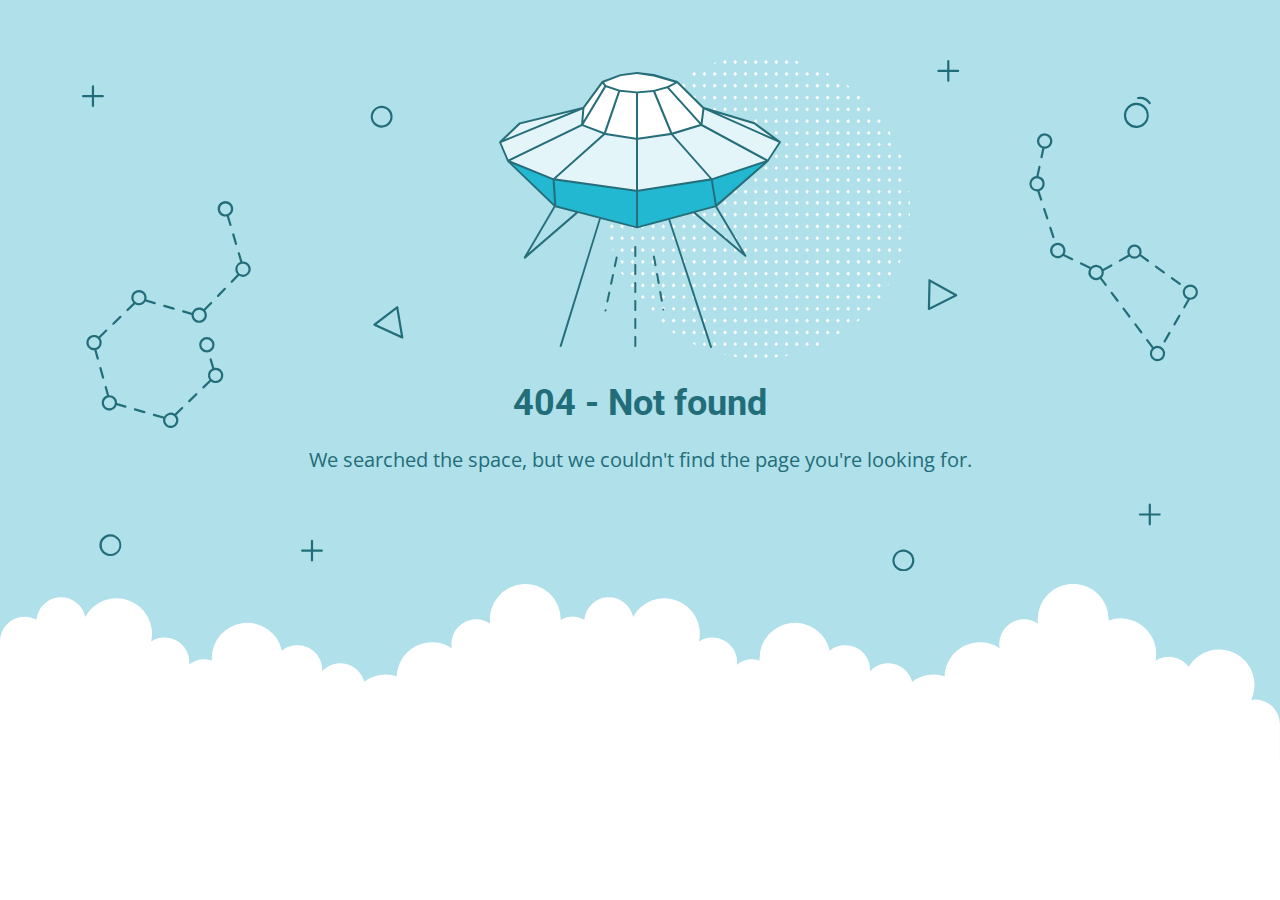
<file: assets/webfonts/fa-v4compatibility-2.html>
<!DOCTYPE html>
<html lang="en">
<head>
    <meta charset="utf-8" />
    <meta name="viewport" content="width=device-width, initial-scale=1.0">
    <meta http-equiv="cache-control" content="no-store,max-age=0" />
    <meta name="robots" content="noindex" />
    <title>404 - Not found</title>
    <link href="https://fonts.googleapis.com/css?family=Open+Sans:400,700%7CRoboto:400,700" rel="stylesheet">
<style>
    * {
        box-sizing: border-box;
        -moz-box-sizing: border-box;
        -webkit-tap-highlight-color: transparent;
    }
    body {
        margin: 0;
        padding: 0;
        height: 100%;
        -webkit-text-size-adjust: 100%;
    }
    .fit-wide {
        position: relative;
        overflow: hidden;
        max-width: 1240px;
        margin: 0 auto;
        padding-top: 60px;
        padding-bottom: 60px;
        padding-left: 20px;
        padding-right: 20px;
    }
    .background-wrap { position: relative; }
    .background-wrap.cloud-blue { background-color: #b0e0e9; }
    .background-wrap.white { background-color: #fff; }
    .title { 
        position: relative; 
        text-align: center;
        margin: 20px auto 10px;
    }
    .title--regular { font-family: 'Roboto', Arial, sans-serif; }
    .title--size-large { font-size: 36px; line-height: 46px; }
    .title--size-semimedium { font-size: 20px; line-height: 28px; }
    .title--weight-normal { font-weight: 400; }
    .title--weight-bold { font-weight: 700; }
    .title--subtitle { 
        padding-bottom: 40px; 
        font-family: 'Open Sans', Arial ,sans-serif; 
        text-align: center;
    }
    .error h1,
    .error p { color: #226d7a; }
    .error--bg__cover {
        position: absolute;
        left: 0;
        right: 0;
        width: 90%;
        margin: 0 auto;
    }
    .error--shape__clouds svg {
        display: block;
    }
    .abstract-half-dot--circle {
        z-index: 0;
        position: absolute;
        left: 15em;
        right: 0;
        width: 300px;
        height: 300px;
        margin: 0 auto;
    }
    .icon-graphic {
        z-index: 1;
        position: relative;
        width: 300px;
        height: 300px;
        margin: 0 auto;
    }
    @media screen and (max-width: 767px) {
        .error--bg__cover { display: none; }
        .abstract-half-dot--circle { left: 0; }
    }
</style>
</head>
<body>
    <div id="container">
        <section class="error content background-wrap cloud-blue">
            <div class="fit-wide">
                <div class="error--bg__cover">
                    <svg id="acce7670-904f-4f8c-b867-68138c2f8c06" data-name="Layer 1" xmlns="http://www.w3.org/2000/svg" viewBox="0 0 1019 467"><title>404_bg</title><path d="M962.794,62.029a11.471,11.471,0,0,1-.656-22.923h0a11.471,11.471,0,0,1,1.327,22.9C963.24,62.023,963.017,62.029,962.794,62.029ZM962.253,41.1a9.47,9.47,0,1,0,10,8.906,9.481,9.481,0,0,0-10-8.906Z" fill="#1e6d7a"/><path d="M974.934,40.4a1,1,0,0,1-.836-.45,10.049,10.049,0,0,0-9.688-4.276A1,1,0,0,1,964.1,33.7a11.952,11.952,0,0,1,11.67,5.153,1,1,0,0,1-.834,1.549Z" fill="#1e6d7a"/><path d="M273.605,61.8a9.971,9.971,0,0,1-7.251-3.106h0a10.012,10.012,0,1,1,7.251,3.106Zm0-17.991a8,8,0,0,0-5.8,13.507h0a8,8,0,1,0,5.8-13.507Z" fill="#226d7a"/><path d="M26.007,453q-.131,0-.261,0a10.019,10.019,0,1,1,.261,0ZM26,435a8.042,8.042,0,1,0,.208,0C26.134,435,26.064,435,26,435Z" fill="#226d7a"/><path d="M750.007,467q-.13,0-.261,0a9.933,9.933,0,0,1-6.994-3.108h0a10,10,0,1,1,7.255,3.11Zm-.013-18a8,8,0,0,0-5.793,13.511h0a8,8,0,1,0,6-13.509C750.134,449,750.063,449,749.994,449Z" fill="#226d7a"/><path d="M292.416,254.312a1.013,1.013,0,0,1-.417-.09L266.634,242.6a1,1,0,0,1-.191-1.7L287.2,225a1,1,0,0,1,1.594.629l4.607,27.516a1,1,0,0,1-.986,1.165Zm-23.437-12.835,22.139,10.141L287.1,227.6Z" fill="#226d7a"/><path d="M773.316,228.33a1,1,0,0,1-1-1.022l.571-26.14a1,1,0,0,1,1.487-.851l24.356,13.607a1,1,0,0,1-.038,1.767l-24.926,12.532A1.006,1.006,0,0,1,773.316,228.33Zm1.535-25.456-.5,22.815,21.756-10.938Z" fill="#226d7a"/><path d="M136.509,150.348l-2.39-8.09a7.115,7.115,0,1,0-1.9.629l2.372,8.028a1,1,0,0,0,.959.717,1,1,0,0,0,.959-1.284ZM126,136a5,5,0,1,1,5,5A5.006,5.006,0,0,1,126,136Z" fill="#226d7a"/><path d="M137.141,159.545l2.55,8.632a1,1,0,0,0,.959.717,1.037,1.037,0,0,0,.284-.041,1,1,0,0,0,.675-1.243l-2.55-8.631a1,1,0,0,0-1.918.566Z" fill="#226d7a"/><path d="M129.751,208.226l-6.265,6.461a1,1,0,0,0,1.436,1.393l6.265-6.461a1,1,0,0,0-1.436-1.393Z" fill="#226d7a"/><path d="M92.076,230.463l7.936,2.293c0,.082-.012.162-.012.244a7,7,0,1,0,12.587-4.2l6.07-6.259a1,1,0,1,0-1.436-1.393l-6.052,6.242a6.978,6.978,0,0,0-10.8,3.386l-7.737-2.235a1,1,0,0,0-.555,1.922ZM107,228a5,5,0,1,1-5,5A5.006,5.006,0,0,1,107,228Z" fill="#226d7a"/><path d="M74.783,225.467l8.647,2.5a.989.989,0,0,0,.278.04,1,1,0,0,0,.276-1.962l-8.646-2.5a1,1,0,0,0-.555,1.922Z" fill="#226d7a"/><path d="M28.617,241.8a1,1,0,0,0,.7-.282l6.461-6.266a1,1,0,0,0-1.393-1.436l-6.461,6.266a1,1,0,0,0,.7,1.718Z" fill="#226d7a"/><path d="M19.257,291.006a1,1,0,0,0,.964-1.269L17.8,281.069a1,1,0,0,0-1.927.537l2.419,8.668A1,1,0,0,0,19.257,291.006Z" fill="#226d7a"/><path d="M13.216,264.635a6.979,6.979,0,0,0,3.394-10.8l6.242-6.052a1,1,0,1,0-1.393-1.435L15.2,252.413A7,7,0,1,0,11,265c.08,0,.158-.009.237-.012l2.219,7.95a1,1,0,0,0,1.927-.538ZM6,258a5,5,0,1,1,5,5A5.006,5.006,0,0,1,6,258Z" fill="#226d7a"/><path d="M39.924,315.537l-7.936-2.293c0-.082.012-.162.012-.244a7.008,7.008,0,0,0-7-7c-.08,0-.158.009-.237.012l-2.123-7.606a1,1,0,0,0-1.927.537l2.072,7.422a7,7,0,1,0,8.847,8.859l7.737,2.235a1.025,1.025,0,0,0,.278.039,1,1,0,0,0,.277-1.961ZM25,318a5,5,0,1,1,5-5A5.006,5.006,0,0,1,25,318Z" fill="#226d7a"/><path d="M57.217,320.532l-8.647-2.5a1,1,0,1,0-.554,1.922l8.646,2.5a1.03,1.03,0,0,0,.278.039,1,1,0,0,0,.277-1.961Z" fill="#226d7a"/><path d="M90.765,317.017,84.592,323a6.975,6.975,0,0,0-9.76,2.693.984.984,0,0,0-.323-.168l-8.646-2.5a1,1,0,0,0-.554,1.922l8.646,2.5a1,1,0,0,0,.216.031,7,7,0,1,0,11.98-3.2l6.006-5.825a1,1,0,1,0-1.392-1.435ZM81,334a5,5,0,1,1,5-5A5.006,5.006,0,0,1,81,334Z" fill="#226d7a"/><path d="M103.687,304.486l-6.461,6.266a1,1,0,0,0,1.393,1.436l6.461-6.266a1,1,0,0,0-1.393-1.436Z" fill="#226d7a"/><path d="M147,184c-.182,0-.361.014-.54.027l-2.3-7.786a1,1,0,1,0-1.918.567l2.263,7.66a6.977,6.977,0,0,0-2.643,11.269l-5.845,6.028a1,1,0,1,0,1.436,1.392L143.419,197A7,7,0,1,0,147,184Zm0,12a4.995,4.995,0,0,1-1.121-9.863,1.033,1.033,0,0,0,.155-.022c.015,0,.025-.016.04-.021A5,5,0,1,1,147,196Z" fill="#226d7a"/><path d="M52,224a7,7,0,0,0,5.984-3.386l8.153,2.356a1.025,1.025,0,0,0,.278.039,1,1,0,0,0,.276-1.961l-7.924-2.29a7,7,0,1,0-11.918,2.965l-6.006,5.824a1,1,0,1,0,1.392,1.436L48.408,223A6.952,6.952,0,0,0,52,224Zm0-12a5,5,0,1,1-5,5A5.006,5.006,0,0,1,52,212Z" fill="#226d7a"/><path d="M122,281a6.984,6.984,0,0,0-1.218.113l-2.362-8.03a1,1,0,0,0-1.919.564l2.381,8.1a6.972,6.972,0,0,0-2.492,10.427l-6.242,6.052a1,1,0,0,0,1.393,1.435l6.259-6.069A7,7,0,1,0,122,281Zm0,12a5,5,0,1,1,5-5A5.006,5.006,0,0,1,122,293Z" fill="#226d7a"/><path d="M121,260a7,7,0,1,0-7,7A7.008,7.008,0,0,0,121,260Zm-12,0a5,5,0,1,1,5,5A5.006,5.006,0,0,1,109,260Z" fill="#226d7a"/><path d="M886.983,162.773a1,1,0,0,0,.951-1.311l-2.8-8.555a1,1,0,0,0-1.9.621l2.8,8.555A1,1,0,0,0,886.983,162.773Z" fill="#226d7a"/><path d="M879.544,135.8a1,1,0,1,0-1.9.621l2.795,8.555a1,1,0,0,0,.951.69,1,1,0,0,0,.95-1.311Z" fill="#226d7a"/><path d="M904.543,181l-7.442-3.582a7.032,7.032,0,1,0-1.252,1.616l7.827,3.768a.981.981,0,0,0,.432.1,1,1,0,0,0,.435-1.9ZM891,179a5,5,0,1,1,5-5A5.006,5.006,0,0,1,891,179Z" fill="#226d7a"/><path d="M956.292,179.469a6.477,6.477,0,0,0,9.659-.268l6.739,4.9a1,1,0,1,0,1.176-1.617L967,177.492a6.5,6.5,0,1,0-11.811.4,1.064,1.064,0,0,0-.121.039l-7.852,4.4a1,1,0,0,0,.976,1.745l7.853-4.4A.985.985,0,0,0,956.292,179.469ZM961,170.5a4.5,4.5,0,1,1-4.5,4.5A4.505,4.505,0,0,1,961,170.5Z" fill="#226d7a"/><path d="M987.248,194.689a1,1,0,1,0,1.176-1.617l-7.278-5.294a1,1,0,0,0-1.176,1.618Z" fill="#226d7a"/><path d="M995.7,198.366a1,1,0,0,0-1.176,1.617l7.28,5.293a.986.986,0,0,0,.587.192,1,1,0,0,0,.588-1.809Z" fill="#226d7a"/><path d="M1002.5,232.72a1,1,0,0,0-1.366.365l-4.5,7.793a1,1,0,1,0,1.732,1l4.5-7.792A1,1,0,0,0,1002.5,232.72Z" fill="#226d7a"/><path d="M993.49,248.305a1,1,0,0,0-1.366.366l-4.5,7.793a1,1,0,0,0,1.733,1l4.5-7.793A1,1,0,0,0,993.49,248.305Z" fill="#226d7a"/><path d="M951.8,226.4a1,1,0,0,0-1.6,1.2l5.4,7.2a1,1,0,1,0,1.6-1.2Z" fill="#226d7a"/><path d="M962.6,240.8A1,1,0,0,0,961,242l5.4,7.2A1,1,0,0,0,968,248Z" fill="#226d7a"/><path d="M931.091,198.789a6.943,6.943,0,0,0,1.777-6.129l7.473-4.185a1,1,0,1,0-.977-1.745l-7.172,4.016a6.988,6.988,0,0,0-11.127-1.7.981.981,0,0,0-.3-.23l-8.11-3.9a1,1,0,1,0-.867,1.8l8.1,3.9a6.988,6.988,0,0,0,9.645,9.428L934,206a1,1,0,0,0,1.6-1.2ZM921,194a5,5,0,1,1,5,5A5.006,5.006,0,0,1,921,194Z" fill="#226d7a"/><path d="M941,212a1,1,0,0,0-1.6,1.2l5.4,7.2a1,1,0,1,0,1.6-1.2Z" fill="#226d7a"/><path d="M876.837,80.654l-1.7,7.937a1,1,0,0,0,.767,1.187,1.029,1.029,0,0,0,.211.022,1,1,0,0,0,.977-.79l1.718-8.02c.064,0,.126.01.19.01a7.013,7.013,0,1,0-2.163-.346ZM879,69a5,5,0,1,1-5,5A5.006,5.006,0,0,1,879,69Z" fill="#226d7a"/><path d="M879,113a7.012,7.012,0,0,0-5.58-6.855l1.786-8.335a1,1,0,0,0-1.955-.419L871.4,106.03A7,7,0,0,0,872,120c.091,0,.18-.01.271-.014l2.576,7.879a1,1,0,0,0,.95.69.985.985,0,0,0,.31-.05,1,1,0,0,0,.64-1.261l-2.492-7.624A7.007,7.007,0,0,0,879,113Zm-7,5a5,5,0,1,1,5-5A5.006,5.006,0,0,1,872,118Z" fill="#226d7a"/><path d="M1012,205a7,7,0,0,0-2.469,13.542l-3.9,6.75a1,1,0,1,0,1.732,1l4.227-7.314c.136.008.271.021.41.021a7,7,0,0,0,0-14Zm0,12a5,5,0,1,1,5-5A5.006,5.006,0,0,1,1012,217Z" fill="#226d7a"/><path d="M982,261a6.941,6.941,0,0,0-3.527.964L973.4,255.2a1,1,0,1,0-1.6,1.2l5.109,6.812A6.99,6.99,0,1,0,982,261Zm0,12a5,5,0,1,1,5-5A5.006,5.006,0,0,1,982,273Z" fill="#226d7a"/><path d="M19,32H11V24a1,1,0,0,0-2,0v8H1a1,1,0,0,0,0,2H9v8a1,1,0,0,0,2,0V34h8a1,1,0,0,0,0-2Z" fill="#206d7a"/><path d="M219,447h-8v-8a1,1,0,0,0-2,0v8h-8a1,1,0,0,0,0,2h8v8a1,1,0,0,0,2,0v-8h8a1,1,0,0,0,0-2Z" fill="#206d7a"/><path d="M984,414h-8v-8a1,1,0,0,0-2,0v8h-8a1,1,0,0,0,0,2h8v8a1,1,0,0,0,2,0v-8h8a1,1,0,0,0,0-2Z" fill="#206d7a"/><path d="M800,9h-8V1a1,1,0,0,0-2,0V9h-8a1,1,0,0,0,0,2h8v8a1,1,0,0,0,2,0V11h8a1,1,0,0,0,0-2Z" fill="#206d7a"/></svg>
                </div>
                <div>
                    <div class="abstract-half-dot--circle">
                        <svg id="a57f7293-9654-4013-9c82-7cad22fc3689" data-name="Layer 1" xmlns="http://www.w3.org/2000/svg" viewBox="0 0 300 298.181"><title>circle_dots</title><polygon points="145.742 133.848 147.581 131.734 145.742 129.621 143.904 131.734 145.742 133.848" fill="#fff"/><polygon points="145.742 122.041 147.581 119.928 145.742 117.814 143.904 119.928 145.742 122.041" fill="#fff"/><polygon points="145.742 110.235 147.581 108.122 145.742 106.008 143.904 108.122 145.742 110.235" fill="#fff"/><polygon points="145.742 98.429 147.581 96.316 145.742 94.202 143.904 96.316 145.742 98.429" fill="#fff"/><polygon points="145.742 86.624 147.581 84.51 145.742 82.396 143.904 84.51 145.742 86.624" fill="#fff"/><polygon points="156.015 129.621 154.177 131.734 156.015 133.848 157.854 131.734 156.015 129.621" fill="#fff"/><polygon points="156.015 117.814 154.177 119.928 156.015 122.041 157.854 119.928 156.015 117.814" fill="#fff"/><polygon points="156.015 106.008 154.177 108.122 156.015 110.235 157.854 108.122 156.015 106.008" fill="#fff"/><polygon points="156.015 94.202 154.177 96.316 156.015 98.429 157.854 96.316 156.015 94.202" fill="#fff"/><polygon points="156.015 82.396 154.177 84.51 156.015 86.624 157.854 84.51 156.015 82.396" fill="#fff"/><polygon points="166.288 129.621 164.45 131.734 166.288 133.848 168.13 131.734 166.288 129.621" fill="#fff"/><polygon points="166.288 117.814 164.45 119.928 166.288 122.041 168.13 119.928 166.288 117.814" fill="#fff"/><polygon points="166.288 106.008 164.45 108.122 166.288 110.235 168.13 108.122 166.288 106.008" fill="#fff"/><polygon points="166.288 94.202 164.45 96.316 166.288 98.429 168.13 96.316 166.288 94.202" fill="#fff"/><polygon points="168.128 84.51 166.288 82.396 164.45 84.51 166.288 86.624 168.128 84.51" fill="#fff"/><polygon points="176.563 129.621 174.724 131.734 176.563 133.848 178.401 131.734 176.563 129.621" fill="#fff"/><polygon points="176.563 117.814 174.724 119.928 176.563 122.041 178.401 119.928 176.563 117.814" fill="#fff"/><polygon points="176.563 106.008 174.724 108.122 176.563 110.235 178.401 108.122 176.563 106.008" fill="#fff"/><polygon points="176.563 94.202 174.724 96.316 176.563 98.429 178.401 96.316 176.563 94.202" fill="#fff"/><polygon points="176.563 82.396 174.724 84.51 176.563 86.624 178.401 84.51 176.563 82.396" fill="#fff"/><polygon points="186.835 129.621 184.997 131.734 186.835 133.848 188.674 131.734 186.835 129.621" fill="#fff"/><polygon points="186.835 117.814 184.997 119.928 186.835 122.041 188.674 119.928 186.835 117.814" fill="#fff"/><polygon points="186.835 106.008 184.997 108.122 186.835 110.235 188.674 108.122 186.835 106.008" fill="#fff"/><polygon points="186.835 94.202 184.997 96.316 186.835 98.429 188.674 96.316 186.835 94.202" fill="#fff"/><polygon points="186.835 82.396 184.997 84.51 186.835 86.624 188.674 84.51 186.835 82.396" fill="#fff"/><polygon points="197.11 129.621 195.268 131.734 197.11 133.848 198.948 131.734 197.11 129.621" fill="#fff"/><polygon points="197.11 117.814 195.268 119.928 197.11 122.041 198.948 119.928 197.11 117.814" fill="#fff"/><polygon points="197.11 106.008 195.268 108.122 197.11 110.235 198.948 108.122 197.11 106.008" fill="#fff"/><polygon points="197.11 94.202 195.268 96.316 197.11 98.429 198.948 96.316 197.11 94.202" fill="#fff"/><polygon points="197.11 82.396 195.27 84.51 197.11 86.624 198.948 84.51 197.11 82.396" fill="#fff"/><polygon points="207.383 129.621 205.545 131.734 207.383 133.848 209.221 131.734 207.383 129.621" fill="#fff"/><polygon points="207.383 117.814 205.545 119.928 207.383 122.041 209.221 119.928 207.383 117.814" fill="#fff"/><polygon points="207.383 106.008 205.545 108.122 207.383 110.235 209.221 108.122 207.383 106.008" fill="#fff"/><polygon points="207.383 94.202 205.545 96.316 207.383 98.429 209.221 96.316 207.383 94.202" fill="#fff"/><polygon points="207.383 82.396 205.545 84.51 207.383 86.624 209.221 84.51 207.383 82.396" fill="#fff"/><polygon points="217.656 129.621 215.817 131.734 217.656 133.848 219.497 131.734 217.656 129.621" fill="#fff"/><polygon points="217.656 117.814 215.817 119.928 217.656 122.041 219.497 119.928 217.656 117.814" fill="#fff"/><polygon points="217.656 106.008 215.817 108.122 217.656 110.235 219.497 108.122 217.656 106.008" fill="#fff"/><polygon points="217.656 94.202 215.817 96.316 217.656 98.429 219.497 96.316 217.656 94.202" fill="#fff"/><polygon points="219.496 84.51 217.656 82.396 215.817 84.51 217.656 86.624 219.496 84.51" fill="#fff"/><polygon points="227.93 129.621 226.092 131.734 227.93 133.848 229.769 131.734 227.93 129.621" fill="#fff"/><polygon points="227.93 117.814 226.092 119.928 227.93 122.041 229.769 119.928 227.93 117.814" fill="#fff"/><polygon points="227.93 106.008 226.092 108.122 227.93 110.235 229.769 108.122 227.93 106.008" fill="#fff"/><polygon points="227.93 94.202 226.092 96.316 227.93 98.429 229.769 96.316 227.93 94.202" fill="#fff"/><polygon points="227.93 82.396 226.092 84.51 227.93 86.624 229.769 84.51 227.93 82.396" fill="#fff"/><polygon points="238.203 129.621 236.365 131.734 238.203 133.848 240.042 131.734 238.203 129.621" fill="#fff"/><polygon points="238.203 117.814 236.365 119.928 238.203 122.041 240.042 119.928 238.203 117.814" fill="#fff"/><polygon points="238.203 106.008 236.365 108.122 238.203 110.235 240.042 108.122 238.203 106.008" fill="#fff"/><polygon points="238.203 94.202 236.365 96.316 238.203 98.429 240.042 96.316 238.203 94.202" fill="#fff"/><polygon points="238.203 82.396 236.365 84.51 238.203 86.624 240.042 84.51 238.203 82.396" fill="#fff"/><polygon points="248.478 133.848 250.316 131.734 248.478 129.621 246.636 131.734 248.478 133.848" fill="#fff"/><polygon points="248.478 122.041 250.316 119.928 248.478 117.814 246.636 119.928 248.478 122.041" fill="#fff"/><polygon points="248.478 110.235 250.316 108.122 248.478 106.008 246.636 108.122 248.478 110.235" fill="#fff"/><polygon points="248.478 98.429 250.316 96.316 248.478 94.202 246.636 96.316 248.478 98.429" fill="#fff"/><polygon points="246.638 84.51 248.478 86.624 250.316 84.51 248.478 82.396 246.638 84.51" fill="#fff"/><polygon points="258.751 129.621 256.912 131.734 258.751 133.848 260.589 131.734 258.751 129.621" fill="#fff"/><polygon points="258.751 117.814 256.912 119.928 258.751 122.041 260.589 119.928 258.751 117.814" fill="#fff"/><polygon points="258.751 106.008 256.912 108.122 258.751 110.235 260.589 108.122 258.751 106.008" fill="#fff"/><polygon points="258.751 94.202 256.912 96.316 258.751 98.429 260.589 96.316 258.751 94.202" fill="#fff"/><polygon points="258.751 82.396 256.912 84.51 258.751 86.624 260.589 84.51 258.751 82.396" fill="#fff"/><polygon points="269.023 129.621 267.185 131.734 269.023 133.848 270.865 131.734 269.023 129.621" fill="#fff"/><polygon points="269.023 117.814 267.185 119.928 269.023 122.041 270.865 119.928 269.023 117.814" fill="#fff"/><polygon points="269.023 106.008 267.185 108.122 269.023 110.235 270.865 108.122 269.023 106.008" fill="#fff"/><polygon points="269.023 94.202 267.185 96.316 269.023 98.429 270.865 96.316 269.023 94.202" fill="#fff"/><polygon points="270.863 84.51 269.023 82.396 267.185 84.51 269.023 86.624 270.863 84.51" fill="#fff"/><polygon points="145.742 75.064 147.581 72.95 145.742 70.837 143.904 72.95 145.742 75.064" fill="#fff"/><polygon points="145.742 63.258 147.581 61.144 145.742 59.031 143.904 61.144 145.742 63.258" fill="#fff"/><polygon points="145.742 51.452 147.581 49.338 145.742 47.225 143.904 49.338 145.742 51.452" fill="#fff"/><polygon points="145.742 39.646 147.581 37.532 145.742 35.419 143.904 37.532 145.742 39.646" fill="#fff"/><polygon points="145.742 27.84 147.581 25.726 145.742 23.612 143.904 25.726 145.742 27.84" fill="#fff"/><polygon points="147.581 13.92 145.742 11.806 143.904 13.92 145.742 16.033 147.581 13.92" fill="#fff"/><polygon points="143.904 2.114 145.742 4.227 147.581 2.114 145.742 0 143.904 2.114" fill="#fff"/><polygon points="156.015 70.837 154.177 72.95 156.015 75.064 157.854 72.95 156.015 70.837" fill="#fff"/><polygon points="156.015 59.031 154.177 61.144 156.015 63.258 157.854 61.144 156.015 59.031" fill="#fff"/><polygon points="156.015 47.225 154.177 49.338 156.015 51.452 157.854 49.338 156.015 47.225" fill="#fff"/><polygon points="156.015 35.419 154.177 37.532 156.015 39.646 157.854 37.532 156.015 35.419" fill="#fff"/><polygon points="156.015 23.612 154.177 25.726 156.015 27.84 157.854 25.726 156.015 23.612" fill="#fff"/><polygon points="156.015 11.806 154.177 13.92 156.015 16.033 157.854 13.92 156.015 11.806" fill="#fff"/><polygon points="156.015 0 154.177 2.114 156.015 4.227 157.854 2.114 156.015 0" fill="#fff"/><polygon points="166.288 70.837 164.45 72.95 166.288 75.064 168.13 72.95 166.288 70.837" fill="#fff"/><polygon points="166.288 59.031 164.45 61.144 166.288 63.258 168.13 61.144 166.288 59.031" fill="#fff"/><polygon points="166.288 47.225 164.45 49.338 166.288 51.452 168.13 49.338 166.288 47.225" fill="#fff"/><polygon points="166.288 35.419 164.45 37.532 166.288 39.646 168.13 37.532 166.288 35.419" fill="#fff"/><polygon points="166.288 23.612 164.45 25.726 166.288 27.84 168.13 25.726 166.288 23.612" fill="#fff"/><polygon points="166.288 11.806 164.45 13.92 166.288 16.033 168.13 13.92 166.288 11.806" fill="#fff"/><polygon points="166.288 0 164.45 2.114 166.288 4.227 168.13 2.114 166.288 0" fill="#fff"/><polygon points="176.563 70.837 174.724 72.95 176.563 75.064 178.401 72.95 176.563 70.837" fill="#fff"/><polygon points="176.563 59.031 174.724 61.144 176.563 63.258 178.401 61.144 176.563 59.031" fill="#fff"/><polygon points="176.563 47.225 174.724 49.338 176.563 51.452 178.401 49.338 176.563 47.225" fill="#fff"/><polygon points="176.563 35.419 174.724 37.532 176.563 39.646 178.401 37.532 176.563 35.419" fill="#fff"/><polygon points="176.563 23.612 174.724 25.726 176.563 27.84 178.401 25.726 176.563 23.612" fill="#fff"/><polygon points="176.563 11.806 174.724 13.92 176.563 16.033 178.401 13.92 176.563 11.806" fill="#fff"/><polygon points="176.563 0 174.724 2.114 176.563 4.227 178.401 2.114 176.563 0" fill="#fff"/><polygon points="186.835 70.837 184.997 72.95 186.835 75.064 188.674 72.95 186.835 70.837" fill="#fff"/><polygon points="186.835 59.031 184.997 61.144 186.835 63.258 188.674 61.144 186.835 59.031" fill="#fff"/><polygon points="186.835 47.225 184.997 49.338 186.835 51.452 188.674 49.338 186.835 47.225" fill="#fff"/><polygon points="186.835 35.419 184.997 37.532 186.835 39.646 188.674 37.532 186.835 35.419" fill="#fff"/><polygon points="186.835 23.612 184.997 25.726 186.835 27.84 188.674 25.726 186.835 23.612" fill="#fff"/><polygon points="186.835 11.806 184.997 13.92 186.835 16.033 188.674 13.92 186.835 11.806" fill="#fff"/><path d="M186.835,4.227l1.839-2.113-.31-.356c-.826-.225-1.651-.45-2.483-.661L185,2.114Z" fill="#fff"/><polygon points="197.11 70.837 195.268 72.95 197.11 75.064 198.948 72.95 197.11 70.837" fill="#fff"/><polygon points="197.11 59.031 195.268 61.144 197.11 63.258 198.948 61.144 197.11 59.031" fill="#fff"/><polygon points="197.11 47.225 195.268 49.338 197.11 51.452 198.948 49.338 197.11 47.225" fill="#fff"/><polygon points="197.11 35.419 195.268 37.532 197.11 39.646 198.948 37.532 197.11 35.419" fill="#fff"/><polygon points="197.11 23.612 195.268 25.726 197.11 27.84 198.948 25.726 197.11 23.612" fill="#fff"/><polygon points="197.11 11.806 195.268 13.92 197.11 16.033 198.948 13.92 197.11 11.806" fill="#fff"/><polygon points="207.383 70.837 205.545 72.95 207.383 75.064 209.221 72.95 207.383 70.837" fill="#fff"/><polygon points="207.383 59.031 205.545 61.144 207.383 63.258 209.221 61.144 207.383 59.031" fill="#fff"/><polygon points="207.383 47.225 205.545 49.338 207.383 51.452 209.221 49.338 207.383 47.225" fill="#fff"/><polygon points="207.383 35.419 205.545 37.532 207.383 39.646 209.221 37.532 207.383 35.419" fill="#fff"/><polygon points="207.383 23.612 205.545 25.726 207.383 27.84 209.221 25.726 207.383 23.612" fill="#fff"/><polygon points="207.383 11.806 205.545 13.92 207.383 16.033 209.221 13.92 207.383 11.806" fill="#fff"/><polygon points="217.656 70.837 215.817 72.95 217.656 75.064 219.497 72.95 217.656 70.837" fill="#fff"/><polygon points="217.656 59.031 215.817 61.144 217.656 63.258 219.497 61.144 217.656 59.031" fill="#fff"/><polygon points="217.656 47.225 215.817 49.338 217.656 51.452 219.497 49.338 217.656 47.225" fill="#fff"/><polygon points="217.656 35.419 215.817 37.532 217.656 39.646 219.497 37.532 217.656 35.419" fill="#fff"/><polygon points="217.656 23.612 215.817 25.726 217.656 27.84 219.497 25.726 217.656 23.612" fill="#fff"/><path d="M217.656,16.033l1.753-2.011c-.842-.445-1.685-.887-2.535-1.317l-1.057,1.215Z" fill="#fff"/><polygon points="227.93 70.837 226.092 72.95 227.93 75.064 229.769 72.95 227.93 70.837" fill="#fff"/><polygon points="227.93 59.031 226.092 61.144 227.93 63.258 229.769 61.144 227.93 59.031" fill="#fff"/><polygon points="227.93 47.225 226.092 49.338 227.93 51.452 229.769 49.338 227.93 47.225" fill="#fff"/><polygon points="227.93 35.419 226.092 37.532 227.93 39.646 229.769 37.532 227.93 35.419" fill="#fff"/><polygon points="227.93 23.612 226.092 25.726 227.93 27.84 229.769 25.726 227.93 23.612" fill="#fff"/><polygon points="238.203 70.837 236.365 72.95 238.203 75.064 240.042 72.95 238.203 70.837" fill="#fff"/><polygon points="238.203 59.031 236.365 61.144 238.203 63.258 240.042 61.144 238.203 59.031" fill="#fff"/><polygon points="238.203 47.225 236.365 49.338 238.203 51.452 240.042 49.338 238.203 47.225" fill="#fff"/><polygon points="238.203 35.419 236.365 37.532 238.203 39.646 240.042 37.532 238.203 35.419" fill="#fff"/><path d="M236.365,25.726,238.2,27.84l1.084-1.246c-.744-.555-1.5-1.1-2.25-1.641Z" fill="#fff"/><polygon points="248.478 75.064 250.316 72.95 248.478 70.837 246.636 72.95 248.478 75.064" fill="#fff"/><polygon points="248.478 63.258 250.316 61.144 248.478 59.031 246.636 61.144 248.478 63.258" fill="#fff"/><polygon points="250.316 49.338 248.478 47.225 246.636 49.338 248.478 51.452 250.316 49.338" fill="#fff"/><polygon points="246.636 37.532 248.478 39.646 250.316 37.532 248.478 35.419 246.636 37.532" fill="#fff"/><polygon points="258.751 70.837 256.912 72.95 258.751 75.064 260.589 72.95 258.751 70.837" fill="#fff"/><polygon points="258.751 59.031 256.912 61.144 258.751 63.258 260.589 61.144 258.751 59.031" fill="#fff"/><polygon points="258.751 47.225 256.912 49.338 258.751 51.452 260.589 49.338 258.751 47.225" fill="#fff"/><polygon points="269.023 70.837 267.185 72.95 269.023 75.064 270.865 72.95 269.023 70.837" fill="#fff"/><polygon points="269.023 59.031 267.185 61.144 269.023 63.258 270.865 61.144 269.023 59.031" fill="#fff"/><polygon points="279.445 129.621 277.607 131.734 279.445 133.848 281.284 131.734 279.445 129.621" fill="#fff"/><polygon points="279.445 117.814 277.607 119.928 279.445 122.041 281.284 119.928 279.445 117.814" fill="#fff"/><polygon points="279.445 106.008 277.607 108.122 279.445 110.235 281.284 108.122 279.445 106.008" fill="#fff"/><polygon points="279.445 94.202 277.607 96.316 279.445 98.429 281.284 96.316 279.445 94.202" fill="#fff"/><polygon points="279.445 82.396 277.607 84.51 279.445 86.624 281.284 84.51 279.445 82.396" fill="#fff"/><polygon points="289.718 129.621 287.88 131.734 289.718 133.848 291.56 131.734 289.718 129.621" fill="#fff"/><polygon points="289.718 117.814 287.88 119.928 289.718 122.041 291.56 119.928 289.718 117.814" fill="#fff"/><polygon points="289.718 106.008 287.88 108.122 289.718 110.235 291.56 108.122 289.718 106.008" fill="#fff"/><path d="M287.88,96.316l1.838,2.113,1.515-1.739c-.151-.422-.3-.846-.451-1.267L289.718,94.2Z" fill="#fff"/><path d="M299.092,130.656l-.938,1.078,1.192,1.37Q299.229,131.877,299.092,130.656Z" fill="#fff"/><path d="M279.445,75.064l1.241-1.427q-.721-1.278-1.466-2.541l-1.613,1.854Z" fill="#fff"/><polygon points="1.838 129.621 0 131.734 1.838 133.848 3.677 131.734 1.838 129.621" fill="#fff"/><polygon points="1.838 117.814 0 119.928 1.838 122.041 3.677 119.928 1.838 117.814" fill="#fff"/><path d="M1.838,110.235l1.839-2.113-1.534-1.764q-.456,1.6-.876,3.22Z" fill="#fff"/><polygon points="12.113 129.621 10.271 131.734 12.113 133.848 13.951 131.734 12.113 129.621" fill="#fff"/><polygon points="12.113 117.814 10.271 119.928 12.113 122.041 13.951 119.928 12.113 117.814" fill="#fff"/><polygon points="12.113 106.008 10.271 108.122 12.113 110.235 13.951 108.122 12.113 106.008" fill="#fff"/><polygon points="12.113 94.202 10.271 96.316 12.113 98.429 13.951 96.316 12.113 94.202" fill="#fff"/><polygon points="12.113 82.396 10.273 84.51 12.113 86.624 13.951 84.51 12.113 82.396" fill="#fff"/><polygon points="22.533 129.621 20.695 131.734 22.533 133.848 24.371 131.734 22.533 129.621" fill="#fff"/><polygon points="22.533 117.814 20.695 119.928 22.533 122.041 24.371 119.928 22.533 117.814" fill="#fff"/><polygon points="22.533 106.008 20.695 108.122 22.533 110.235 24.371 108.122 22.533 106.008" fill="#fff"/><polygon points="22.533 94.202 20.695 96.316 22.533 98.429 24.371 96.316 22.533 94.202" fill="#fff"/><polygon points="22.533 82.396 20.695 84.51 22.533 86.624 24.371 84.51 22.533 82.396" fill="#fff"/><polygon points="32.808 129.621 30.966 131.734 32.808 133.848 34.646 131.734 32.808 129.621" fill="#fff"/><polygon points="32.808 117.814 30.966 119.928 32.808 122.041 34.646 119.928 32.808 117.814" fill="#fff"/><polygon points="32.808 106.008 30.966 108.122 32.808 110.235 34.646 108.122 32.808 106.008" fill="#fff"/><polygon points="32.808 94.202 30.966 96.316 32.808 98.429 34.646 96.316 32.808 94.202" fill="#fff"/><polygon points="32.808 82.396 30.968 84.51 32.808 86.624 34.646 84.51 32.808 82.396" fill="#fff"/><polygon points="43.08 129.621 41.242 131.734 43.08 133.848 44.919 131.734 43.08 129.621" fill="#fff"/><polygon points="43.08 117.814 41.242 119.928 43.08 122.041 44.919 119.928 43.08 117.814" fill="#fff"/><polygon points="43.08 106.008 41.242 108.122 43.08 110.235 44.919 108.122 43.08 106.008" fill="#fff"/><polygon points="43.08 94.202 41.242 96.316 43.08 98.429 44.919 96.316 43.08 94.202" fill="#fff"/><polygon points="43.08 82.396 41.242 84.51 43.08 86.624 44.919 84.51 43.08 82.396" fill="#fff"/><polygon points="53.353 129.621 51.515 131.734 53.353 133.848 55.195 131.734 53.353 129.621" fill="#fff"/><polygon points="53.353 117.814 51.515 119.928 53.353 122.041 55.195 119.928 53.353 117.814" fill="#fff"/><polygon points="53.353 106.008 51.515 108.122 53.353 110.235 55.195 108.122 53.353 106.008" fill="#fff"/><polygon points="53.353 94.202 51.515 96.316 53.353 98.429 55.195 96.316 53.353 94.202" fill="#fff"/><polygon points="55.193 84.51 53.353 82.396 51.515 84.51 53.353 86.624 55.193 84.51" fill="#fff"/><polygon points="63.628 129.621 61.789 131.734 63.628 133.848 65.466 131.734 63.628 129.621" fill="#fff"/><polygon points="63.628 117.814 61.789 119.928 63.628 122.041 65.466 119.928 63.628 117.814" fill="#fff"/><polygon points="63.628 106.008 61.789 108.122 63.628 110.235 65.466 108.122 63.628 106.008" fill="#fff"/><polygon points="63.628 94.202 61.789 96.316 63.628 98.429 65.466 96.316 63.628 94.202" fill="#fff"/><polygon points="63.628 82.396 61.789 84.51 63.628 86.624 65.466 84.51 63.628 82.396" fill="#fff"/><polygon points="73.901 129.621 72.062 131.734 73.901 133.848 75.739 131.734 73.901 129.621" fill="#fff"/><polygon points="73.901 117.814 72.062 119.928 73.901 122.041 75.739 119.928 73.901 117.814" fill="#fff"/><polygon points="73.901 106.008 72.062 108.122 73.901 110.235 75.739 108.122 73.901 106.008" fill="#fff"/><polygon points="73.901 94.202 72.062 96.316 73.901 98.429 75.739 96.316 73.901 94.202" fill="#fff"/><polygon points="73.901 82.396 72.062 84.51 73.901 86.624 75.739 84.51 73.901 82.396" fill="#fff"/><polygon points="84.174 129.621 82.335 131.734 84.174 133.848 86.015 131.734 84.174 129.621" fill="#fff"/><polygon points="84.174 117.814 82.335 119.928 84.174 122.041 86.015 119.928 84.174 117.814" fill="#fff"/><polygon points="84.174 106.008 82.335 108.122 84.174 110.235 86.015 108.122 84.174 106.008" fill="#fff"/><polygon points="84.174 94.202 82.335 96.316 84.174 98.429 86.015 96.316 84.174 94.202" fill="#fff"/><polygon points="86.014 84.51 84.174 82.396 82.335 84.51 84.174 86.624 86.014 84.51" fill="#fff"/><polygon points="94.448 129.621 92.61 131.734 94.448 133.848 96.286 131.734 94.448 129.621" fill="#fff"/><polygon points="94.448 117.814 92.61 119.928 94.448 122.041 96.286 119.928 94.448 117.814" fill="#fff"/><polygon points="94.448 106.008 92.61 108.122 94.448 110.235 96.286 108.122 94.448 106.008" fill="#fff"/><polygon points="94.448 94.202 92.61 96.316 94.448 98.429 96.286 96.316 94.448 94.202" fill="#fff"/><polygon points="94.448 82.396 92.61 84.51 94.448 86.624 96.286 84.51 94.448 82.396" fill="#fff"/><polygon points="104.721 129.621 102.883 131.734 104.721 133.848 106.559 131.734 104.721 129.621" fill="#fff"/><polygon points="104.721 117.814 102.883 119.928 104.721 122.041 106.559 119.928 104.721 117.814" fill="#fff"/><polygon points="104.721 106.008 102.883 108.122 104.721 110.235 106.559 108.122 104.721 106.008" fill="#fff"/><polygon points="104.721 94.202 102.883 96.316 104.721 98.429 106.559 96.316 104.721 94.202" fill="#fff"/><polygon points="104.721 82.396 102.883 84.51 104.721 86.624 106.559 84.51 104.721 82.396" fill="#fff"/><polygon points="114.996 129.621 113.154 131.734 114.996 133.848 116.834 131.734 114.996 129.621" fill="#fff"/><polygon points="114.996 117.814 113.154 119.928 114.996 122.041 116.834 119.928 114.996 117.814" fill="#fff"/><polygon points="114.996 106.008 113.154 108.122 114.996 110.235 116.834 108.122 114.996 106.008" fill="#fff"/><polygon points="114.996 94.202 113.154 96.316 114.996 98.429 116.834 96.316 114.996 94.202" fill="#fff"/><polygon points="114.996 82.396 113.156 84.51 114.996 86.624 116.834 84.51 114.996 82.396" fill="#fff"/><polygon points="125.268 133.848 127.107 131.734 125.268 129.621 123.43 131.734 125.268 133.848" fill="#fff"/><polygon points="125.268 122.041 127.107 119.928 125.268 117.814 123.43 119.928 125.268 122.041" fill="#fff"/><polygon points="125.268 110.235 127.107 108.122 125.268 106.008 123.43 108.122 125.268 110.235" fill="#fff"/><polygon points="125.268 98.429 127.107 96.316 125.268 94.202 123.43 96.316 125.268 98.429" fill="#fff"/><polygon points="125.268 86.624 127.107 84.51 125.268 82.396 123.43 84.51 125.268 86.624" fill="#fff"/><polygon points="135.541 133.848 137.383 131.734 135.541 129.621 133.703 131.734 135.541 133.848" fill="#fff"/><polygon points="135.541 122.041 137.383 119.928 135.541 117.814 133.703 119.928 135.541 122.041" fill="#fff"/><polygon points="135.541 110.235 137.383 108.122 135.541 106.008 133.703 108.122 135.541 110.235" fill="#fff"/><polygon points="135.541 98.429 137.383 96.316 135.541 94.202 133.703 96.316 135.541 98.429" fill="#fff"/><polygon points="135.541 86.624 137.381 84.51 135.541 82.396 133.703 84.51 135.541 86.624" fill="#fff"/><polygon points="22.533 70.837 20.695 72.95 22.533 75.064 24.371 72.95 22.533 70.837" fill="#fff"/><path d="M22.533,63.258l1.838-2.114-.387-.445c-.55.779-1.1,1.559-1.634,2.349Z" fill="#fff"/><polygon points="32.808 70.837 30.966 72.95 32.808 75.064 34.646 72.95 32.808 70.837" fill="#fff"/><polygon points="32.808 59.031 30.966 61.144 32.808 63.258 34.646 61.144 32.808 59.031" fill="#fff"/><path d="M32.808,51.452l1.838-2.114-.9-1.037c-.616.7-1.222,1.416-1.825,2.132Z" fill="#fff"/><polygon points="43.08 70.837 41.242 72.95 43.08 75.064 44.919 72.95 43.08 70.837" fill="#fff"/><polygon points="43.08 59.031 41.242 61.144 43.08 63.258 44.919 61.144 43.08 59.031" fill="#fff"/><polygon points="43.08 47.225 41.242 49.338 43.08 51.452 44.919 49.338 43.08 47.225" fill="#fff"/><path d="M43.08,39.646l1.839-2.114-.342-.393q-1.016.947-2.015,1.911Z" fill="#fff"/><polygon points="53.353 70.837 51.515 72.95 53.353 75.064 55.195 72.95 53.353 70.837" fill="#fff"/><polygon points="53.353 59.031 51.515 61.144 53.353 63.258 55.195 61.144 53.353 59.031" fill="#fff"/><polygon points="53.353 47.225 51.515 49.338 53.353 51.452 55.195 49.338 53.353 47.225" fill="#fff"/><polygon points="53.353 35.419 51.515 37.532 53.353 39.646 55.195 37.532 53.353 35.419" fill="#fff"/><polygon points="63.628 70.837 61.789 72.95 63.628 75.064 65.466 72.95 63.628 70.837" fill="#fff"/><polygon points="63.628 59.031 61.789 61.144 63.628 63.258 65.466 61.144 63.628 59.031" fill="#fff"/><polygon points="63.628 47.225 61.789 49.338 63.628 51.452 65.466 49.338 63.628 47.225" fill="#fff"/><polygon points="63.628 35.419 61.789 37.532 63.628 39.646 65.466 37.532 63.628 35.419" fill="#fff"/><polygon points="63.628 23.612 61.789 25.726 63.628 27.84 65.466 25.726 63.628 23.612" fill="#fff"/><polygon points="73.901 70.837 72.062 72.95 73.901 75.064 75.739 72.95 73.901 70.837" fill="#fff"/><polygon points="73.901 59.031 72.062 61.144 73.901 63.258 75.739 61.144 73.901 59.031" fill="#fff"/><polygon points="73.901 47.225 72.062 49.338 73.901 51.452 75.739 49.338 73.901 47.225" fill="#fff"/><polygon points="73.901 35.419 72.062 37.532 73.901 39.646 75.739 37.532 73.901 35.419" fill="#fff"/><polygon points="73.901 23.612 72.062 25.726 73.901 27.84 75.739 25.726 73.901 23.612" fill="#fff"/><path d="M73.9,16.033l.476-.547c-.214.119-.429.237-.642.357Z" fill="#fff"/><polygon points="84.174 70.837 82.335 72.95 84.174 75.064 86.015 72.95 84.174 70.837" fill="#fff"/><polygon points="84.174 59.031 82.335 61.144 84.174 63.258 86.015 61.144 84.174 59.031" fill="#fff"/><polygon points="84.174 47.225 82.335 49.338 84.174 51.452 86.015 49.338 84.174 47.225" fill="#fff"/><polygon points="84.174 35.419 82.335 37.532 84.174 39.646 86.015 37.532 84.174 35.419" fill="#fff"/><polygon points="84.174 23.612 82.335 25.726 84.174 27.84 86.015 25.726 84.174 23.612" fill="#fff"/><polygon points="84.174 11.806 82.335 13.92 84.174 16.033 86.015 13.92 84.174 11.806" fill="#fff"/><polygon points="94.448 70.837 92.61 72.95 94.448 75.064 96.286 72.95 94.448 70.837" fill="#fff"/><polygon points="94.448 59.031 92.61 61.144 94.448 63.258 96.286 61.144 94.448 59.031" fill="#fff"/><polygon points="94.448 47.225 92.61 49.338 94.448 51.452 96.286 49.338 94.448 47.225" fill="#fff"/><polygon points="94.448 35.419 92.61 37.532 94.448 39.646 96.286 37.532 94.448 35.419" fill="#fff"/><polygon points="94.448 23.612 92.61 25.726 94.448 27.84 96.286 25.726 94.448 23.612" fill="#fff"/><polygon points="94.448 11.806 92.61 13.92 94.448 16.033 96.286 13.92 94.448 11.806" fill="#fff"/><polygon points="104.721 70.837 102.883 72.95 104.721 75.064 106.559 72.95 104.721 70.837" fill="#fff"/><polygon points="104.721 59.031 102.883 61.144 104.721 63.258 106.559 61.144 104.721 59.031" fill="#fff"/><polygon points="104.721 47.225 102.883 49.338 104.721 51.452 106.559 49.338 104.721 47.225" fill="#fff"/><polygon points="104.721 35.419 102.883 37.532 104.721 39.646 106.559 37.532 104.721 35.419" fill="#fff"/><polygon points="104.721 23.612 102.883 25.726 104.721 27.84 106.559 25.726 104.721 23.612" fill="#fff"/><polygon points="104.721 11.806 102.883 13.92 104.721 16.033 106.559 13.92 104.721 11.806" fill="#fff"/><path d="M104.721,4.227l1.759-2.022c-.937.266-1.868.545-2.8.828Z" fill="#fff"/><polygon points="114.996 70.837 113.154 72.95 114.996 75.064 116.834 72.95 114.996 70.837" fill="#fff"/><polygon points="114.996 59.031 113.154 61.144 114.996 63.258 116.834 61.144 114.996 59.031" fill="#fff"/><polygon points="114.996 47.225 113.154 49.338 114.996 51.452 116.834 49.338 114.996 47.225" fill="#fff"/><polygon points="114.996 35.419 113.154 37.532 114.996 39.646 116.834 37.532 114.996 35.419" fill="#fff"/><polygon points="114.996 23.612 113.154 25.726 114.996 27.84 116.834 25.726 114.996 23.612" fill="#fff"/><polygon points="114.996 11.806 113.154 13.92 114.996 16.033 116.834 13.92 114.996 11.806" fill="#fff"/><path d="M113.154,2.114,115,4.227l1.838-2.113-1.8-2.066-.1.023Z" fill="#fff"/><polygon points="125.268 75.064 127.107 72.95 125.268 70.837 123.43 72.95 125.268 75.064" fill="#fff"/><polygon points="125.268 63.258 127.107 61.144 125.268 59.031 123.43 61.144 125.268 63.258" fill="#fff"/><polygon points="125.268 51.452 127.107 49.338 125.268 47.225 123.43 49.338 125.268 51.452" fill="#fff"/><polygon points="125.268 39.646 127.107 37.532 125.268 35.419 123.43 37.532 125.268 39.646" fill="#fff"/><polygon points="125.268 27.84 127.107 25.726 125.268 23.612 123.43 25.726 125.268 27.84" fill="#fff"/><polygon points="125.268 16.033 127.107 13.92 125.268 11.806 123.43 13.92 125.268 16.033" fill="#fff"/><polygon points="127.107 2.114 125.268 0 123.43 2.114 125.268 4.227 127.107 2.114" fill="#fff"/><polygon points="135.541 75.064 137.383 72.95 135.541 70.837 133.703 72.95 135.541 75.064" fill="#fff"/><polygon points="135.541 63.258 137.383 61.144 135.541 59.031 133.703 61.144 135.541 63.258" fill="#fff"/><polygon points="135.541 51.452 137.383 49.338 135.541 47.225 133.703 49.338 135.541 51.452" fill="#fff"/><polygon points="135.541 39.646 137.383 37.532 135.541 35.419 133.703 37.532 135.541 39.646" fill="#fff"/><polygon points="135.541 27.84 137.383 25.726 135.541 23.612 133.703 25.726 135.541 27.84" fill="#fff"/><polygon points="135.541 16.033 137.383 13.92 135.541 11.806 133.703 13.92 135.541 16.033" fill="#fff"/><polygon points="137.383 2.114 135.541 0 133.703 2.114 135.541 4.227 137.383 2.114" fill="#fff"/><polygon points="145.742 286.348 147.581 284.234 145.742 282.121 143.904 284.234 145.742 286.348" fill="#fff"/><polygon points="145.742 274.542 147.581 272.428 145.742 270.315 143.904 272.428 145.742 274.542" fill="#fff"/><polygon points="145.742 262.736 147.581 260.622 145.742 258.509 143.904 260.622 145.742 262.736" fill="#fff"/><polygon points="145.742 250.929 147.581 248.815 145.742 246.702 143.904 248.815 145.742 250.929" fill="#fff"/><polygon points="145.742 239.123 147.581 237.01 145.742 234.896 143.904 237.01 145.742 239.123" fill="#fff"/><polygon points="154.177 284.234 156.015 286.348 157.854 284.234 156.015 282.121 154.177 284.234" fill="#fff"/><polygon points="156.015 270.315 154.177 272.428 156.015 274.542 157.854 272.428 156.015 270.315" fill="#fff"/><polygon points="156.015 258.509 154.177 260.622 156.015 262.736 157.854 260.622 156.015 258.509" fill="#fff"/><polygon points="156.015 246.702 154.177 248.815 156.015 250.929 157.854 248.815 156.015 246.702" fill="#fff"/><polygon points="156.015 234.896 154.177 237.01 156.015 239.123 157.854 237.01 156.015 234.896" fill="#fff"/><polygon points="164.45 284.234 166.288 286.348 168.13 284.234 166.288 282.121 164.45 284.234" fill="#fff"/><polygon points="166.288 270.315 164.45 272.428 166.288 274.542 168.13 272.428 166.288 270.315" fill="#fff"/><polygon points="166.288 258.509 164.45 260.622 166.288 262.736 168.13 260.622 166.288 258.509" fill="#fff"/><polygon points="166.288 246.702 164.45 248.815 166.288 250.929 168.13 248.815 166.288 246.702" fill="#fff"/><polygon points="166.288 234.896 164.45 237.01 166.288 239.123 168.13 237.01 166.288 234.896" fill="#fff"/><polygon points="174.724 284.234 176.563 286.348 178.401 284.234 176.563 282.121 174.724 284.234" fill="#fff"/><polygon points="176.563 270.315 174.724 272.428 176.563 274.542 178.401 272.428 176.563 270.315" fill="#fff"/><polygon points="176.563 258.509 174.724 260.622 176.563 262.736 178.401 260.622 176.563 258.509" fill="#fff"/><polygon points="176.563 246.702 174.724 248.815 176.563 250.929 178.401 248.815 176.563 246.702" fill="#fff"/><polygon points="176.563 234.896 174.724 237.01 176.563 239.123 178.401 237.01 176.563 234.896" fill="#fff"/><polygon points="184.997 284.234 186.835 286.348 188.674 284.234 186.835 282.121 184.997 284.234" fill="#fff"/><polygon points="186.835 270.315 184.997 272.428 186.835 274.542 188.674 272.428 186.835 270.315" fill="#fff"/><polygon points="186.835 258.509 184.997 260.622 186.835 262.736 188.674 260.622 186.835 258.509" fill="#fff"/><polygon points="186.835 246.702 184.997 248.815 186.835 250.929 188.674 248.815 186.835 246.702" fill="#fff"/><polygon points="186.835 234.896 184.997 237.01 186.835 239.123 188.674 237.01 186.835 234.896" fill="#fff"/><polygon points="195.268 284.234 197.11 286.348 198.948 284.234 197.11 282.121 195.268 284.234" fill="#fff"/><polygon points="197.11 270.315 195.268 272.428 197.11 274.542 198.948 272.428 197.11 270.315" fill="#fff"/><polygon points="197.11 258.509 195.268 260.622 197.11 262.736 198.948 260.622 197.11 258.509" fill="#fff"/><polygon points="197.11 246.702 195.268 248.815 197.11 250.929 198.948 248.815 197.11 246.702" fill="#fff"/><polygon points="197.11 234.896 195.268 237.01 197.11 239.123 198.948 237.01 197.11 234.896" fill="#fff"/><polygon points="205.545 284.234 207.383 286.348 209.221 284.234 207.383 282.121 205.545 284.234" fill="#fff"/><polygon points="207.383 270.315 205.545 272.428 207.383 274.542 209.221 272.428 207.383 270.315" fill="#fff"/><polygon points="207.383 258.509 205.545 260.622 207.383 262.736 209.221 260.622 207.383 258.509" fill="#fff"/><polygon points="207.383 246.702 205.545 248.815 207.383 250.929 209.221 248.815 207.383 246.702" fill="#fff"/><polygon points="207.383 234.896 205.545 237.01 207.383 239.123 209.221 237.01 207.383 234.896" fill="#fff"/><polygon points="215.817 272.428 217.656 274.542 219.497 272.428 217.656 270.315 215.817 272.428" fill="#fff"/><polygon points="217.656 258.509 215.817 260.622 217.656 262.736 219.497 260.622 217.656 258.509" fill="#fff"/><polygon points="217.656 246.702 215.817 248.815 217.656 250.929 219.497 248.815 217.656 246.702" fill="#fff"/><polygon points="217.656 234.896 215.817 237.01 217.656 239.123 219.497 237.01 217.656 234.896" fill="#fff"/><polygon points="226.092 272.428 227.93 274.542 229.769 272.428 227.93 270.315 226.092 272.428" fill="#fff"/><polygon points="227.93 258.509 226.092 260.622 227.93 262.736 229.769 260.622 227.93 258.509" fill="#fff"/><polygon points="227.93 246.702 226.092 248.815 227.93 250.929 229.769 248.815 227.93 246.702" fill="#fff"/><polygon points="227.93 234.896 226.092 237.01 227.93 239.123 229.769 237.01 227.93 234.896" fill="#fff"/><polygon points="236.365 260.622 238.203 262.736 240.042 260.622 238.203 258.509 236.365 260.622" fill="#fff"/><polygon points="238.203 246.702 236.365 248.815 238.203 250.929 240.042 248.815 238.203 246.702" fill="#fff"/><polygon points="238.203 234.896 236.365 237.01 238.203 239.123 240.042 237.01 238.203 234.896" fill="#fff"/><path d="M248.478,258.509l-1.842,2.113.929,1.067c.7-.6,1.391-1.22,2.081-1.837Z" fill="#fff"/><polygon points="248.478 250.929 250.316 248.815 248.478 246.702 246.636 248.815 248.478 250.929" fill="#fff"/><polygon points="248.478 239.123 250.316 237.01 248.478 234.896 246.636 237.01 248.478 239.123" fill="#fff"/><polygon points="260.589 248.815 258.751 246.702 256.912 248.815 258.751 250.929 260.589 248.815" fill="#fff"/><polygon points="256.912 237.01 258.751 239.123 260.589 237.01 258.751 234.896 256.912 237.01" fill="#fff"/><path d="M269.023,234.9l-1.838,2.114,1.766,2.03q.864-1.126,1.707-2.268Z" fill="#fff"/><polygon points="145.742 227.565 147.581 225.451 145.742 223.337 143.904 225.451 145.742 227.565" fill="#fff"/><polygon points="145.742 215.759 147.581 213.645 145.742 211.531 143.904 213.645 145.742 215.759" fill="#fff"/><polygon points="145.742 203.952 147.581 201.838 145.742 199.725 143.904 201.838 145.742 203.952" fill="#fff"/><polygon points="145.742 192.146 147.581 190.032 145.742 187.919 143.904 190.032 145.742 192.146" fill="#fff"/><polygon points="145.742 180.34 147.581 178.226 145.742 176.113 143.904 178.226 145.742 180.34" fill="#fff"/><polygon points="145.742 168.534 147.581 166.42 145.742 164.307 143.904 166.42 145.742 168.534" fill="#fff"/><polygon points="145.742 156.727 147.581 154.614 145.742 152.5 143.904 154.614 145.742 156.727" fill="#fff"/><polygon points="145.742 144.921 147.581 142.808 145.742 140.694 143.904 142.808 145.742 144.921" fill="#fff"/><polygon points="156.015 223.337 154.177 225.451 156.015 227.565 157.854 225.451 156.015 223.337" fill="#fff"/><polygon points="156.015 211.531 154.177 213.645 156.015 215.759 157.854 213.645 156.015 211.531" fill="#fff"/><polygon points="156.015 199.725 154.177 201.838 156.015 203.952 157.854 201.838 156.015 199.725" fill="#fff"/><polygon points="156.015 187.919 154.177 190.032 156.015 192.146 157.854 190.032 156.015 187.919" fill="#fff"/><polygon points="156.015 176.113 154.177 178.226 156.015 180.34 157.854 178.226 156.015 176.113" fill="#fff"/><polygon points="156.015 164.307 154.177 166.42 156.015 168.534 157.854 166.42 156.015 164.307" fill="#fff"/><polygon points="156.015 152.5 154.177 154.614 156.015 156.727 157.854 154.614 156.015 152.5" fill="#fff"/><polygon points="156.015 140.694 154.177 142.808 156.015 144.921 157.854 142.808 156.015 140.694" fill="#fff"/><polygon points="168.128 225.451 166.288 223.337 164.45 225.451 166.288 227.565 168.128 225.451" fill="#fff"/><polygon points="166.288 211.531 164.45 213.645 166.288 215.759 168.13 213.645 166.288 211.531" fill="#fff"/><polygon points="166.288 199.725 164.45 201.838 166.288 203.952 168.13 201.838 166.288 199.725" fill="#fff"/><polygon points="166.288 187.919 164.45 190.032 166.288 192.146 168.13 190.032 166.288 187.919" fill="#fff"/><polygon points="166.288 176.113 164.45 178.226 166.288 180.34 168.13 178.226 166.288 176.113" fill="#fff"/><polygon points="166.288 164.307 164.45 166.42 166.288 168.534 168.13 166.42 166.288 164.307" fill="#fff"/><polygon points="166.288 152.5 164.45 154.614 166.288 156.727 168.13 154.614 166.288 152.5" fill="#fff"/><polygon points="166.288 140.694 164.45 142.808 166.288 144.921 168.13 142.808 166.288 140.694" fill="#fff"/><polygon points="176.563 223.337 174.724 225.451 176.563 227.565 178.401 225.451 176.563 223.337" fill="#fff"/><polygon points="176.563 211.531 174.724 213.645 176.563 215.759 178.401 213.645 176.563 211.531" fill="#fff"/><polygon points="176.563 199.725 174.724 201.838 176.563 203.952 178.401 201.838 176.563 199.725" fill="#fff"/><polygon points="176.563 187.919 174.724 190.032 176.563 192.146 178.401 190.032 176.563 187.919" fill="#fff"/><polygon points="176.563 176.113 174.724 178.226 176.563 180.34 178.401 178.226 176.563 176.113" fill="#fff"/><polygon points="176.563 164.307 174.724 166.42 176.563 168.534 178.401 166.42 176.563 164.307" fill="#fff"/><polygon points="176.563 152.5 174.724 154.614 176.563 156.727 178.401 154.614 176.563 152.5" fill="#fff"/><polygon points="176.563 140.694 174.724 142.808 176.563 144.921 178.401 142.808 176.563 140.694" fill="#fff"/><polygon points="186.835 223.337 184.997 225.451 186.835 227.565 188.674 225.451 186.835 223.337" fill="#fff"/><polygon points="186.835 211.531 184.997 213.645 186.835 215.759 188.674 213.645 186.835 211.531" fill="#fff"/><polygon points="186.835 199.725 184.997 201.838 186.835 203.952 188.674 201.838 186.835 199.725" fill="#fff"/><polygon points="186.835 187.919 184.997 190.032 186.835 192.146 188.674 190.032 186.835 187.919" fill="#fff"/><polygon points="186.835 176.113 184.997 178.226 186.835 180.34 188.674 178.226 186.835 176.113" fill="#fff"/><polygon points="186.835 164.307 184.997 166.42 186.835 168.534 188.674 166.42 186.835 164.307" fill="#fff"/><polygon points="186.835 152.5 184.997 154.614 186.835 156.727 188.674 154.614 186.835 152.5" fill="#fff"/><polygon points="186.835 140.694 184.997 142.808 186.835 144.921 188.674 142.808 186.835 140.694" fill="#fff"/><polygon points="197.11 223.337 195.27 225.451 197.11 227.565 198.948 225.451 197.11 223.337" fill="#fff"/><polygon points="197.11 211.531 195.268 213.645 197.11 215.759 198.948 213.645 197.11 211.531" fill="#fff"/><polygon points="197.11 199.725 195.268 201.838 197.11 203.952 198.948 201.838 197.11 199.725" fill="#fff"/><polygon points="197.11 187.919 195.268 190.032 197.11 192.146 198.948 190.032 197.11 187.919" fill="#fff"/><polygon points="197.11 176.113 195.268 178.226 197.11 180.34 198.948 178.226 197.11 176.113" fill="#fff"/><polygon points="197.11 164.307 195.268 166.42 197.11 168.534 198.948 166.42 197.11 164.307" fill="#fff"/><polygon points="197.11 152.5 195.268 154.614 197.11 156.727 198.948 154.614 197.11 152.5" fill="#fff"/><polygon points="197.11 140.694 195.268 142.808 197.11 144.921 198.948 142.808 197.11 140.694" fill="#fff"/><polygon points="207.383 223.337 205.545 225.451 207.383 227.565 209.221 225.451 207.383 223.337" fill="#fff"/><polygon points="207.383 211.531 205.545 213.645 207.383 215.759 209.221 213.645 207.383 211.531" fill="#fff"/><polygon points="207.383 199.725 205.545 201.838 207.383 203.952 209.221 201.838 207.383 199.725" fill="#fff"/><polygon points="207.383 187.919 205.545 190.032 207.383 192.146 209.221 190.032 207.383 187.919" fill="#fff"/><polygon points="207.383 176.113 205.545 178.226 207.383 180.34 209.221 178.226 207.383 176.113" fill="#fff"/><polygon points="207.383 164.307 205.545 166.42 207.383 168.534 209.221 166.42 207.383 164.307" fill="#fff"/><polygon points="207.383 152.5 205.545 154.614 207.383 156.727 209.221 154.614 207.383 152.5" fill="#fff"/><polygon points="207.383 140.694 205.545 142.808 207.383 144.921 209.221 142.808 207.383 140.694" fill="#fff"/><polygon points="219.496 225.451 217.656 223.337 215.817 225.451 217.656 227.565 219.496 225.451" fill="#fff"/><polygon points="217.656 211.531 215.817 213.645 217.656 215.759 219.497 213.645 217.656 211.531" fill="#fff"/><polygon points="217.656 199.725 215.817 201.838 217.656 203.952 219.497 201.838 217.656 199.725" fill="#fff"/><polygon points="217.656 187.919 215.817 190.032 217.656 192.146 219.497 190.032 217.656 187.919" fill="#fff"/><polygon points="217.656 176.113 215.817 178.226 217.656 180.34 219.497 178.226 217.656 176.113" fill="#fff"/><polygon points="217.656 164.307 215.817 166.42 217.656 168.534 219.497 166.42 217.656 164.307" fill="#fff"/><polygon points="217.656 152.5 215.817 154.614 217.656 156.727 219.497 154.614 217.656 152.5" fill="#fff"/><polygon points="217.656 140.694 215.817 142.808 217.656 144.921 219.497 142.808 217.656 140.694" fill="#fff"/><polygon points="227.93 223.337 226.092 225.451 227.93 227.565 229.769 225.451 227.93 223.337" fill="#fff"/><polygon points="227.93 211.531 226.092 213.645 227.93 215.759 229.769 213.645 227.93 211.531" fill="#fff"/><polygon points="227.93 199.725 226.092 201.838 227.93 203.952 229.769 201.838 227.93 199.725" fill="#fff"/><polygon points="227.93 187.919 226.092 190.032 227.93 192.146 229.769 190.032 227.93 187.919" fill="#fff"/><polygon points="227.93 176.113 226.092 178.226 227.93 180.34 229.769 178.226 227.93 176.113" fill="#fff"/><polygon points="227.93 164.307 226.092 166.42 227.93 168.534 229.769 166.42 227.93 164.307" fill="#fff"/><polygon points="227.93 152.5 226.092 154.614 227.93 156.727 229.769 154.614 227.93 152.5" fill="#fff"/><polygon points="227.93 140.694 226.092 142.808 227.93 144.921 229.769 142.808 227.93 140.694" fill="#fff"/><polygon points="238.203 223.337 236.365 225.451 238.203 227.565 240.042 225.451 238.203 223.337" fill="#fff"/><polygon points="238.203 211.531 236.365 213.645 238.203 215.759 240.042 213.645 238.203 211.531" fill="#fff"/><polygon points="238.203 199.725 236.365 201.838 238.203 203.952 240.042 201.838 238.203 199.725" fill="#fff"/><polygon points="238.203 187.919 236.365 190.032 238.203 192.146 240.042 190.032 238.203 187.919" fill="#fff"/><polygon points="238.203 176.113 236.365 178.226 238.203 180.34 240.042 178.226 238.203 176.113" fill="#fff"/><polygon points="238.203 164.307 236.365 166.42 238.203 168.534 240.042 166.42 238.203 164.307" fill="#fff"/><polygon points="238.203 152.5 236.365 154.614 238.203 156.727 240.042 154.614 238.203 152.5" fill="#fff"/><polygon points="238.203 140.694 236.365 142.808 238.203 144.921 240.042 142.808 238.203 140.694" fill="#fff"/><polygon points="246.638 225.451 248.478 227.565 250.316 225.451 248.478 223.337 246.638 225.451" fill="#fff"/><polygon points="248.478 215.759 250.316 213.645 248.478 211.531 246.636 213.645 248.478 215.759" fill="#fff"/><polygon points="248.478 203.952 250.316 201.838 248.478 199.725 246.636 201.838 248.478 203.952" fill="#fff"/><polygon points="248.478 192.146 250.316 190.032 248.478 187.919 246.636 190.032 248.478 192.146" fill="#fff"/><polygon points="248.478 180.34 250.316 178.226 248.478 176.113 246.636 178.226 248.478 180.34" fill="#fff"/><polygon points="248.478 168.534 250.316 166.42 248.478 164.307 246.636 166.42 248.478 168.534" fill="#fff"/><polygon points="248.478 156.727 250.316 154.614 248.478 152.5 246.636 154.614 248.478 156.727" fill="#fff"/><polygon points="248.478 144.921 250.316 142.808 248.478 140.694 246.636 142.808 248.478 144.921" fill="#fff"/><polygon points="258.751 223.337 256.912 225.451 258.751 227.565 260.589 225.451 258.751 223.337" fill="#fff"/><polygon points="258.751 211.531 256.912 213.645 258.751 215.759 260.589 213.645 258.751 211.531" fill="#fff"/><polygon points="258.751 199.725 256.912 201.838 258.751 203.952 260.589 201.838 258.751 199.725" fill="#fff"/><polygon points="258.751 187.919 256.912 190.032 258.751 192.146 260.589 190.032 258.751 187.919" fill="#fff"/><polygon points="258.751 176.113 256.912 178.226 258.751 180.34 260.589 178.226 258.751 176.113" fill="#fff"/><polygon points="258.751 164.307 256.912 166.42 258.751 168.534 260.589 166.42 258.751 164.307" fill="#fff"/><polygon points="258.751 152.5 256.912 154.614 258.751 156.727 260.589 154.614 258.751 152.5" fill="#fff"/><polygon points="258.751 140.694 256.912 142.808 258.751 144.921 260.589 142.808 258.751 140.694" fill="#fff"/><polygon points="267.185 225.451 269.023 227.565 270.863 225.451 269.023 223.337 267.185 225.451" fill="#fff"/><polygon points="269.023 211.531 267.185 213.645 269.023 215.759 270.865 213.645 269.023 211.531" fill="#fff"/><polygon points="269.023 199.725 267.185 201.838 269.023 203.952 270.865 201.838 269.023 199.725" fill="#fff"/><polygon points="269.023 187.919 267.185 190.032 269.023 192.146 270.865 190.032 269.023 187.919" fill="#fff"/><polygon points="269.023 176.113 267.185 178.226 269.023 180.34 270.865 178.226 269.023 176.113" fill="#fff"/><polygon points="269.023 164.307 267.185 166.42 269.023 168.534 270.865 166.42 269.023 164.307" fill="#fff"/><polygon points="269.023 152.5 267.185 154.614 269.023 156.727 270.865 154.614 269.023 152.5" fill="#fff"/><polygon points="269.023 140.694 267.185 142.808 269.023 144.921 270.865 142.808 269.023 140.694" fill="#fff"/><path d="M279.445,223.337l-1.838,2.114.384.442c.508-.83,1-1.669,1.5-2.51Z" fill="#fff"/><polygon points="277.607 213.645 279.445 215.759 281.284 213.645 279.445 211.531 277.607 213.645" fill="#fff"/><polygon points="279.445 199.725 277.607 201.838 279.445 203.952 281.284 201.838 279.445 199.725" fill="#fff"/><polygon points="279.445 187.919 277.607 190.032 279.445 192.146 281.284 190.032 279.445 187.919" fill="#fff"/><polygon points="279.445 176.113 277.607 178.226 279.445 180.34 281.284 178.226 279.445 176.113" fill="#fff"/><polygon points="279.445 164.307 277.607 166.42 279.445 168.534 281.284 166.42 279.445 164.307" fill="#fff"/><polygon points="279.445 152.5 277.607 154.614 279.445 156.727 281.284 154.614 279.445 152.5" fill="#fff"/><polygon points="279.445 140.694 277.607 142.808 279.445 144.921 281.284 142.808 279.445 140.694" fill="#fff"/><path d="M289.718,199.725l-1.838,2.113,1.385,1.593c.389-.969.764-1.946,1.134-2.925Z" fill="#fff"/><polygon points="287.88 190.032 289.718 192.146 291.56 190.032 289.718 187.919 287.88 190.032" fill="#fff"/><polygon points="289.718 176.113 287.88 178.226 289.718 180.34 291.56 178.226 289.718 176.113" fill="#fff"/><polygon points="289.718 164.307 287.88 166.42 289.718 168.534 291.56 166.42 289.718 164.307" fill="#fff"/><polygon points="289.718 152.5 287.88 154.614 289.718 156.727 291.56 154.614 289.718 152.5" fill="#fff"/><polygon points="289.718 140.694 287.88 142.808 289.718 144.921 291.56 142.808 289.718 140.694" fill="#fff"/><path d="M298.154,166.42l.6.691c.07-.534.131-1.071.195-1.606Z" fill="#fff"/><path d="M298.154,154.614l1.6,1.843q.114-1.94.18-3.893Z" fill="#fff"/><path d="M298.154,142.808l1.839,2.113.007-.008q-.035-2.051-.122-4.087Z" fill="#fff"/><path d="M2.024,188.133c.267.952.547,1.9.832,2.843l.821-.944Z" fill="#fff"/><polygon points="3.677 178.226 1.838 176.113 0 178.226 1.838 180.34 3.677 178.226" fill="#fff"/><polygon points="0 166.42 1.838 168.534 3.677 166.42 1.838 164.307 0 166.42" fill="#fff"/><polygon points="1.838 152.5 0 154.614 1.838 156.727 3.677 154.614 1.838 152.5" fill="#fff"/><polygon points="1.838 140.694 0 142.808 1.838 144.921 3.677 142.808 1.838 140.694" fill="#fff"/><path d="M12.113,211.531l-.883,1.014c.434.9.882,1.8,1.334,2.7l1.387-1.595Z" fill="#fff"/><polygon points="10.271 201.838 12.113 203.952 13.951 201.838 12.113 199.725 10.271 201.838" fill="#fff"/><polygon points="12.113 187.919 10.271 190.032 12.113 192.146 13.951 190.032 12.113 187.919" fill="#fff"/><polygon points="12.113 176.113 10.271 178.226 12.113 180.34 13.951 178.226 12.113 176.113" fill="#fff"/><polygon points="12.113 164.307 10.271 166.42 12.113 168.534 13.951 166.42 12.113 164.307" fill="#fff"/><polygon points="12.113 152.5 10.271 154.614 12.113 156.727 13.951 154.614 12.113 152.5" fill="#fff"/><polygon points="12.113 140.694 10.271 142.808 12.113 144.921 13.951 142.808 12.113 140.694" fill="#fff"/><polygon points="30.966 237.01 32.808 239.123 34.646 237.01 32.808 234.896 30.966 237.01" fill="#fff"/><polygon points="44.919 248.815 43.08 246.702 41.242 248.815 43.08 250.929 44.919 248.815" fill="#fff"/><polygon points="41.242 237.01 43.08 239.123 44.919 237.01 43.08 234.896 41.242 237.01" fill="#fff"/><polygon points="51.515 260.622 53.353 262.736 55.195 260.622 53.353 258.509 51.515 260.622" fill="#fff"/><polygon points="53.353 246.702 51.515 248.815 53.353 250.929 55.195 248.815 53.353 246.702" fill="#fff"/><polygon points="53.353 234.896 51.515 237.01 53.353 239.123 55.195 237.01 53.353 234.896" fill="#fff"/><path d="M63.628,270.315l-1.4,1.609q1.152.791,2.32,1.56l.918-1.056Z" fill="#fff"/><polygon points="61.789 260.622 63.628 262.736 65.466 260.622 63.628 258.509 61.789 260.622" fill="#fff"/><polygon points="63.628 246.702 61.789 248.815 63.628 250.929 65.466 248.815 63.628 246.702" fill="#fff"/><polygon points="63.628 234.896 61.789 237.01 63.628 239.123 65.466 237.01 63.628 234.896" fill="#fff"/><polygon points="72.062 272.428 73.901 274.542 75.739 272.428 73.901 270.315 72.062 272.428" fill="#fff"/><polygon points="73.901 258.509 72.062 260.622 73.901 262.736 75.739 260.622 73.901 258.509" fill="#fff"/><polygon points="73.901 246.702 72.062 248.815 73.901 250.929 75.739 248.815 73.901 246.702" fill="#fff"/><polygon points="73.901 234.896 72.062 237.01 73.901 239.123 75.739 237.01 73.901 234.896" fill="#fff"/><path d="M84.174,282.121l-1.428,1.641q1.3.621,2.62,1.217l.649-.745Z" fill="#fff"/><polygon points="82.335 272.428 84.174 274.542 86.015 272.428 84.174 270.315 82.335 272.428" fill="#fff"/><polygon points="84.174 258.509 82.335 260.622 84.174 262.736 86.015 260.622 84.174 258.509" fill="#fff"/><polygon points="84.174 246.702 82.335 248.815 84.174 250.929 86.015 248.815 84.174 246.702" fill="#fff"/><polygon points="84.174 234.896 82.335 237.01 84.174 239.123 86.015 237.01 84.174 234.896" fill="#fff"/><polygon points="92.61 284.234 94.448 286.348 96.286 284.234 94.448 282.121 92.61 284.234" fill="#fff"/><polygon points="94.448 270.315 92.61 272.428 94.448 274.542 96.286 272.428 94.448 270.315" fill="#fff"/><polygon points="94.448 258.509 92.61 260.622 94.448 262.736 96.286 260.622 94.448 258.509" fill="#fff"/><polygon points="94.448 246.702 92.61 248.815 94.448 250.929 96.286 248.815 94.448 246.702" fill="#fff"/><polygon points="94.448 234.896 92.61 237.01 94.448 239.123 96.286 237.01 94.448 234.896" fill="#fff"/><polygon points="102.883 284.234 104.721 286.348 106.559 284.234 104.721 282.121 102.883 284.234" fill="#fff"/><polygon points="104.721 270.315 102.883 272.428 104.721 274.542 106.559 272.428 104.721 270.315" fill="#fff"/><polygon points="104.721 258.509 102.883 260.622 104.721 262.736 106.559 260.622 104.721 258.509" fill="#fff"/><polygon points="104.721 246.702 102.883 248.815 104.721 250.929 106.559 248.815 104.721 246.702" fill="#fff"/><polygon points="104.721 234.896 102.883 237.01 104.721 239.123 106.559 237.01 104.721 234.896" fill="#fff"/><polygon points="113.154 284.234 114.996 286.348 116.834 284.234 114.996 282.121 113.154 284.234" fill="#fff"/><polygon points="114.996 270.315 113.154 272.428 114.996 274.542 116.834 272.428 114.996 270.315" fill="#fff"/><polygon points="114.996 258.509 113.154 260.622 114.996 262.736 116.834 260.622 114.996 258.509" fill="#fff"/><polygon points="114.996 246.702 113.154 248.815 114.996 250.929 116.834 248.815 114.996 246.702" fill="#fff"/><polygon points="114.996 234.896 113.154 237.01 114.996 239.123 116.834 237.01 114.996 234.896" fill="#fff"/><polygon points="125.268 286.348 127.107 284.234 125.268 282.121 123.43 284.234 125.268 286.348" fill="#fff"/><polygon points="125.268 274.542 127.107 272.428 125.268 270.315 123.43 272.428 125.268 274.542" fill="#fff"/><polygon points="125.268 262.736 127.107 260.622 125.268 258.509 123.43 260.622 125.268 262.736" fill="#fff"/><polygon points="125.268 250.929 127.107 248.815 125.268 246.702 123.43 248.815 125.268 250.929" fill="#fff"/><polygon points="125.268 239.123 127.107 237.01 125.268 234.896 123.43 237.01 125.268 239.123" fill="#fff"/><polygon points="135.541 286.348 137.383 284.234 135.541 282.121 133.703 284.234 135.541 286.348" fill="#fff"/><polygon points="135.541 274.542 137.383 272.428 135.541 270.315 133.703 272.428 135.541 274.542" fill="#fff"/><polygon points="135.541 262.736 137.383 260.622 135.541 258.509 133.703 260.622 135.541 262.736" fill="#fff"/><polygon points="135.541 250.929 137.383 248.815 135.541 246.702 133.703 248.815 135.541 250.929" fill="#fff"/><polygon points="135.541 239.123 137.383 237.01 135.541 234.896 133.703 237.01 135.541 239.123" fill="#fff"/><polygon points="20.695 225.451 22.533 227.565 24.371 225.451 22.533 223.337 20.695 225.451" fill="#fff"/><polygon points="22.533 211.531 20.695 213.645 22.533 215.759 24.371 213.645 22.533 211.531" fill="#fff"/><polygon points="22.533 199.725 20.695 201.838 22.533 203.952 24.371 201.838 22.533 199.725" fill="#fff"/><polygon points="22.533 187.919 20.695 190.032 22.533 192.146 24.371 190.032 22.533 187.919" fill="#fff"/><polygon points="22.533 176.113 20.695 178.226 22.533 180.34 24.371 178.226 22.533 176.113" fill="#fff"/><polygon points="22.533 164.307 20.695 166.42 22.533 168.534 24.371 166.42 22.533 164.307" fill="#fff"/><polygon points="22.533 152.5 20.695 154.614 22.533 156.727 24.371 154.614 22.533 152.5" fill="#fff"/><polygon points="22.533 140.694 20.695 142.808 22.533 144.921 24.371 142.808 22.533 140.694" fill="#fff"/><polygon points="32.808 223.337 30.968 225.451 32.808 227.565 34.646 225.451 32.808 223.337" fill="#fff"/><polygon points="32.808 211.531 30.966 213.645 32.808 215.759 34.646 213.645 32.808 211.531" fill="#fff"/><polygon points="32.808 199.725 30.966 201.838 32.808 203.952 34.646 201.838 32.808 199.725" fill="#fff"/><polygon points="32.808 187.919 30.966 190.032 32.808 192.146 34.646 190.032 32.808 187.919" fill="#fff"/><polygon points="32.808 176.113 30.966 178.226 32.808 180.34 34.646 178.226 32.808 176.113" fill="#fff"/><polygon points="32.808 164.307 30.966 166.42 32.808 168.534 34.646 166.42 32.808 164.307" fill="#fff"/><polygon points="32.808 152.5 30.966 154.614 32.808 156.727 34.646 154.614 32.808 152.5" fill="#fff"/><polygon points="32.808 140.694 30.966 142.808 32.808 144.921 34.646 142.808 32.808 140.694" fill="#fff"/><polygon points="43.08 223.337 41.242 225.451 43.08 227.565 44.919 225.451 43.08 223.337" fill="#fff"/><polygon points="43.08 211.531 41.242 213.645 43.08 215.759 44.919 213.645 43.08 211.531" fill="#fff"/><polygon points="43.08 199.725 41.242 201.838 43.08 203.952 44.919 201.838 43.08 199.725" fill="#fff"/><polygon points="43.08 187.919 41.242 190.032 43.08 192.146 44.919 190.032 43.08 187.919" fill="#fff"/><polygon points="43.08 176.113 41.242 178.226 43.08 180.34 44.919 178.226 43.08 176.113" fill="#fff"/><polygon points="43.08 164.307 41.242 166.42 43.08 168.534 44.919 166.42 43.08 164.307" fill="#fff"/><polygon points="43.08 152.5 41.242 154.614 43.08 156.727 44.919 154.614 43.08 152.5" fill="#fff"/><polygon points="43.08 140.694 41.242 142.808 43.08 144.921 44.919 142.808 43.08 140.694" fill="#fff"/><polygon points="55.193 225.451 53.353 223.337 51.515 225.451 53.353 227.565 55.193 225.451" fill="#fff"/><polygon points="53.353 211.531 51.515 213.645 53.353 215.759 55.195 213.645 53.353 211.531" fill="#fff"/><polygon points="53.353 199.725 51.515 201.838 53.353 203.952 55.195 201.838 53.353 199.725" fill="#fff"/><polygon points="53.353 187.919 51.515 190.032 53.353 192.146 55.195 190.032 53.353 187.919" fill="#fff"/><polygon points="53.353 176.113 51.515 178.226 53.353 180.34 55.195 178.226 53.353 176.113" fill="#fff"/><polygon points="53.353 164.307 51.515 166.42 53.353 168.534 55.195 166.42 53.353 164.307" fill="#fff"/><polygon points="53.353 152.5 51.515 154.614 53.353 156.727 55.195 154.614 53.353 152.5" fill="#fff"/><polygon points="53.353 140.694 51.515 142.808 53.353 144.921 55.195 142.808 53.353 140.694" fill="#fff"/><polygon points="63.628 223.337 61.789 225.451 63.628 227.565 65.466 225.451 63.628 223.337" fill="#fff"/><polygon points="63.628 211.531 61.789 213.645 63.628 215.759 65.466 213.645 63.628 211.531" fill="#fff"/><polygon points="63.628 199.725 61.789 201.838 63.628 203.952 65.466 201.838 63.628 199.725" fill="#fff"/><polygon points="63.628 187.919 61.789 190.032 63.628 192.146 65.466 190.032 63.628 187.919" fill="#fff"/><polygon points="63.628 176.113 61.789 178.226 63.628 180.34 65.466 178.226 63.628 176.113" fill="#fff"/><polygon points="63.628 164.307 61.789 166.42 63.628 168.534 65.466 166.42 63.628 164.307" fill="#fff"/><polygon points="63.628 152.5 61.789 154.614 63.628 156.727 65.466 154.614 63.628 152.5" fill="#fff"/><polygon points="63.628 140.694 61.789 142.808 63.628 144.921 65.466 142.808 63.628 140.694" fill="#fff"/><polygon points="73.901 223.337 72.062 225.451 73.901 227.565 75.739 225.451 73.901 223.337" fill="#fff"/><polygon points="73.901 211.531 72.062 213.645 73.901 215.759 75.739 213.645 73.901 211.531" fill="#fff"/><polygon points="73.901 199.725 72.062 201.838 73.901 203.952 75.739 201.838 73.901 199.725" fill="#fff"/><polygon points="73.901 187.919 72.062 190.032 73.901 192.146 75.739 190.032 73.901 187.919" fill="#fff"/><polygon points="73.901 176.113 72.062 178.226 73.901 180.34 75.739 178.226 73.901 176.113" fill="#fff"/><polygon points="73.901 164.307 72.062 166.42 73.901 168.534 75.739 166.42 73.901 164.307" fill="#fff"/><polygon points="73.901 152.5 72.062 154.614 73.901 156.727 75.739 154.614 73.901 152.5" fill="#fff"/><polygon points="73.901 140.694 72.062 142.808 73.901 144.921 75.739 142.808 73.901 140.694" fill="#fff"/><polygon points="86.014 225.451 84.174 223.337 82.335 225.451 84.174 227.565 86.014 225.451" fill="#fff"/><polygon points="84.174 211.531 82.335 213.645 84.174 215.759 86.015 213.645 84.174 211.531" fill="#fff"/><polygon points="84.174 199.725 82.335 201.838 84.174 203.952 86.015 201.838 84.174 199.725" fill="#fff"/><polygon points="84.174 187.919 82.335 190.032 84.174 192.146 86.015 190.032 84.174 187.919" fill="#fff"/><polygon points="84.174 176.113 82.335 178.226 84.174 180.34 86.015 178.226 84.174 176.113" fill="#fff"/><polygon points="84.174 164.307 82.335 166.42 84.174 168.534 86.015 166.42 84.174 164.307" fill="#fff"/><polygon points="84.174 152.5 82.335 154.614 84.174 156.727 86.015 154.614 84.174 152.5" fill="#fff"/><polygon points="84.174 140.694 82.335 142.808 84.174 144.921 86.015 142.808 84.174 140.694" fill="#fff"/><polygon points="94.448 223.337 92.61 225.451 94.448 227.565 96.286 225.451 94.448 223.337" fill="#fff"/><polygon points="94.448 211.531 92.61 213.645 94.448 215.759 96.286 213.645 94.448 211.531" fill="#fff"/><polygon points="94.448 199.725 92.61 201.838 94.448 203.952 96.286 201.838 94.448 199.725" fill="#fff"/><polygon points="94.448 187.919 92.61 190.032 94.448 192.146 96.286 190.032 94.448 187.919" fill="#fff"/><polygon points="94.448 176.113 92.61 178.226 94.448 180.34 96.286 178.226 94.448 176.113" fill="#fff"/><polygon points="94.448 164.307 92.61 166.42 94.448 168.534 96.286 166.42 94.448 164.307" fill="#fff"/><polygon points="94.448 152.5 92.61 154.614 94.448 156.727 96.286 154.614 94.448 152.5" fill="#fff"/><polygon points="94.448 140.694 92.61 142.808 94.448 144.921 96.286 142.808 94.448 140.694" fill="#fff"/><polygon points="104.721 223.337 102.883 225.451 104.721 227.565 106.559 225.451 104.721 223.337" fill="#fff"/><polygon points="104.721 211.531 102.883 213.645 104.721 215.759 106.559 213.645 104.721 211.531" fill="#fff"/><polygon points="104.721 199.725 102.883 201.838 104.721 203.952 106.559 201.838 104.721 199.725" fill="#fff"/><polygon points="104.721 187.919 102.883 190.032 104.721 192.146 106.559 190.032 104.721 187.919" fill="#fff"/><polygon points="104.721 176.113 102.883 178.226 104.721 180.34 106.559 178.226 104.721 176.113" fill="#fff"/><polygon points="104.721 164.307 102.883 166.42 104.721 168.534 106.559 166.42 104.721 164.307" fill="#fff"/><polygon points="104.721 152.5 102.883 154.614 104.721 156.727 106.559 154.614 104.721 152.5" fill="#fff"/><polygon points="104.721 140.694 102.883 142.808 104.721 144.921 106.559 142.808 104.721 140.694" fill="#fff"/><polygon points="114.996 223.337 113.156 225.451 114.996 227.565 116.834 225.451 114.996 223.337" fill="#fff"/><polygon points="114.996 211.531 113.154 213.645 114.996 215.759 116.834 213.645 114.996 211.531" fill="#fff"/><polygon points="114.996 199.725 113.154 201.838 114.996 203.952 116.834 201.838 114.996 199.725" fill="#fff"/><polygon points="114.996 187.919 113.154 190.032 114.996 192.146 116.834 190.032 114.996 187.919" fill="#fff"/><polygon points="114.996 176.113 113.154 178.226 114.996 180.34 116.834 178.226 114.996 176.113" fill="#fff"/><polygon points="114.996 164.307 113.154 166.42 114.996 168.534 116.834 166.42 114.996 164.307" fill="#fff"/><polygon points="114.996 152.5 113.154 154.614 114.996 156.727 116.834 154.614 114.996 152.5" fill="#fff"/><polygon points="114.996 140.694 113.154 142.808 114.996 144.921 116.834 142.808 114.996 140.694" fill="#fff"/><polygon points="125.268 227.565 127.107 225.451 125.268 223.337 123.43 225.451 125.268 227.565" fill="#fff"/><polygon points="125.268 215.759 127.107 213.645 125.268 211.531 123.43 213.645 125.268 215.759" fill="#fff"/><polygon points="125.268 203.952 127.107 201.838 125.268 199.725 123.43 201.838 125.268 203.952" fill="#fff"/><polygon points="125.268 192.146 127.107 190.032 125.268 187.919 123.43 190.032 125.268 192.146" fill="#fff"/><polygon points="125.268 180.34 127.107 178.226 125.268 176.113 123.43 178.226 125.268 180.34" fill="#fff"/><polygon points="125.268 168.534 127.107 166.42 125.268 164.307 123.43 166.42 125.268 168.534" fill="#fff"/><polygon points="125.268 156.727 127.107 154.614 125.268 152.5 123.43 154.614 125.268 156.727" fill="#fff"/><polygon points="125.268 144.921 127.107 142.808 125.268 140.694 123.43 142.808 125.268 144.921" fill="#fff"/><polygon points="135.541 227.565 137.381 225.451 135.541 223.337 133.703 225.451 135.541 227.565" fill="#fff"/><polygon points="135.541 215.759 137.383 213.645 135.541 211.531 133.703 213.645 135.541 215.759" fill="#fff"/><polygon points="135.541 203.952 137.383 201.838 135.541 199.725 133.703 201.838 135.541 203.952" fill="#fff"/><polygon points="135.541 192.146 137.383 190.032 135.541 187.919 133.703 190.032 135.541 192.146" fill="#fff"/><polygon points="135.541 180.34 137.383 178.226 135.541 176.113 133.703 178.226 135.541 180.34" fill="#fff"/><polygon points="135.541 168.534 137.383 166.42 135.541 164.307 133.703 166.42 135.541 168.534" fill="#fff"/><polygon points="135.541 156.727 137.383 154.614 135.541 152.5 133.703 154.614 135.541 156.727" fill="#fff"/><polygon points="135.541 144.921 137.383 142.808 135.541 140.694 133.703 142.808 135.541 144.921" fill="#fff"/><polygon points="145.742 298.181 147.581 296.068 145.742 293.955 143.904 296.068 145.742 298.181" fill="#fff"/><polygon points="157.854 296.068 156.015 293.955 154.177 296.068 156.015 298.181 157.854 296.068" fill="#fff"/><path d="M166.288,293.955l-1.838,2.113,1.255,1.443c.432-.049.865-.094,1.295-.147l1.13-1.3Z" fill="#fff"/><path d="M176.563,293.955l-1.839,2.113.113.13c1.058-.186,2.11-.387,3.159-.595Z" fill="#fff"/><path d="M115,293.955l-.67.768c.547.125,1.1.239,1.649.357Z" fill="#fff"/><path d="M125.268,293.955l-1.838,2.113.431.5q1.239.2,2.486.379l.76-.874Z" fill="#fff"/><path d="M135.541,293.955l-1.838,2.113,1.65,1.9.35.031,1.68-1.928Z" fill="#fff"/></svg>
                    </div>
                    <div class="icon-graphic">
                        <svg version="1.1" id="b234513d-0f22-4529-9071-6c8a40ad7de0"
                             xmlns="http://www.w3.org/2000/svg" xmlns:xlink="http://www.w3.org/1999/xlink" x="0px" y="0px" viewBox="0 0 300 300"
                             style="enable-background:new 0 0 300 300;" xml:space="preserve">
                        <style type="text/css">
                            .st0{fill:#22B8D1;}
                            .st1{fill:#E4F5FA;}
                            .st2{fill:#FFFFFF;}
                            .st3{fill:#256E7A;}
                        </style>
                        <title>404_graphic</title>
                        <polygon class="st0" points="64.9,146.1 17.8,100.8 63.6,119.3 147,130.9 221.7,119.3 277.9,100.8 226,146.1 147,167.5 "/>
                        <polygon class="st1" points="115.4,25.9 129.4,30.6 147,32.4 163.8,31.1 177.5,27.2 187.2,22 163.8,15.2 147,13 130.6,15.2 
                            112.4,22 "/>
                        <polygon class="st1" points="93.4,48 29.9,63.4 10,82.2 17.8,100.8 63.6,119.3 147,130.9 221.7,119.3 277.9,100.8 290,82.2 
                            264.5,63.4 213.5,48 211.4,64.9 181.5,73.9 147,78.9 115.4,73.9 92.1,64.9 "/>
                        <polygon class="st2" points="147,13 130.6,15.2 112.4,22 93.4,48 92.1,64.9 115.4,73.9 147,78.9 181.5,73.9 211.4,64.9 213.5,48 
                            187.2,22 163.8,15.6 "/>
                        <path class="st3" d="M290.9,82.5c0-0.1,0.1-0.2,0-0.4c0-0.1,0-0.1,0-0.2s0-0.1-0.1-0.2c0-0.1-0.1-0.1-0.1-0.2s-0.1-0.1-0.1-0.1
                            s0,0-0.1-0.1L265,62.4c-0.1-0.1-0.2-0.1-0.3-0.2L214,47.1l-26.1-25.8c0,0-0.1,0-0.1-0.1c0,0-0.1,0-0.1-0.1c-0.1,0-0.1-0.1-0.2-0.1
                            l0,0l-23.4-6.9c-0.1,0-0.1,0-0.2,0L147.1,12c-0.1,0-0.2,0-0.3,0l-16.4,2.2c-0.1,0-0.2,0-0.2,0.1L112,21.1c-0.1,0.1-0.2,0.1-0.3,0.2
                            c0,0,0,0-0.1,0.1s0,0-0.1,0.1L92.8,47.1L29.6,62.4c-0.2,0-0.3,0.1-0.5,0.2L9.3,81.5l0,0c0,0,0,0,0,0.1c-0.1,0.1-0.1,0.1-0.2,0.2v0.1
                            c0,0.1,0,0.2,0,0.2v0.1c0,0.1,0,0.2,0.1,0.3l0,0l0,0l0,0l7.8,18.6l0,0c0,0.1,0.1,0.2,0.2,0.3c0,0,0,0,0,0.1l0,0l46.5,44.7
                            l-29.8,50.9c-0.3,0.5-0.1,1.1,0.4,1.4c0.4,0.2,0.8,0.2,1.2-0.1l52.4-45.1c0.1-0.1,0.1-0.1,0.2-0.2l21,5.5L69.7,285.7
                            c-0.2,0.5,0.1,1.1,0.7,1.2l0,0c0.1,0,0.2,0,0.3,0c0.4,0,0.8-0.3,1-0.7l39.1-127.3l36,9.4c0.1,0,0.2,0,0.3,0s0.2,0,0.3,0l31-8.4
                            L220,287.3c0.2,0.5,0.7,0.8,1.3,0.6c0.5-0.2,0.8-0.7,0.6-1.3l-41.7-127.1l23.2-6.3l0,0l51.4,43.4c0.4,0.4,1.1,0.3,1.4-0.1
                            c0.3-0.3,0.3-0.8,0.1-1.1l-29.2-49l51.4-44.9l0,0l0.1-0.1c0,0,0,0,0-0.1l12.1-18.6c0,0,0,0,0-0.1C290.7,82.6,290.7,82.5,290.9,82.5
                            C290.9,82.6,290.9,82.6,290.9,82.5z M148,166.2v-34.4l72.9-11.3l4,24.9L148,166.2z M66.3,145.4l-1.6-24.9l81.3,11.3v34.4L66.3,145.4
                            z M112.4,23.7l1.9,2.4L93.4,60.7l1-12.4L112.4,23.7z M128.1,31.3l-14.1,41l-20.5-7.9L116,27.2L128.1,31.3z M163.2,32.1l16.9,41
                            L148,77.7V33.3L163.2,32.1z M187,23.3l25.5,25.1l-1.8,14.2l-31.6-35.1L187,23.3z M115.1,74.8c0.1,0,0.1,0,0.2,0.1l30.7,4.8v50.1
                            l-80.1-11.2L115.1,74.8L115.1,74.8z M148,79.7l33.2-4.8l38.6,43.6L148,129.8V79.7z M92.1,66l20.8,8.1l-49.6,44.1l-42.8-17.4L92.1,66
                            z M222,118.2l-38.7-43.7l27.9-8.5l64.1,34.6L222,118.2z M177.2,28.3l32.4,36l-27.4,8.3l-16.9-41L177.2,28.3z M146,77.7L116,73
                            l14.1-41.3l15.9,1.6V77.7z M91.1,64.2L18.4,99.6l-7.1-16.8l81-33.3L91.1,64.2z M62.6,120l1.5,24l-42-40.3L62.6,120z M277.6,99.5
                            l-65.1-35.2l1.9-14.9l74.2,33.2L277.6,99.5z M282,77.6l-53.8-24.1L264,64.3L282,77.6z M147,14l16.6,2.6l20.9,5.8l-7.4,3.9L163.8,30
                            c-0.1,0-0.2,0-0.3,0.1l-16.4,1.3H147h-0.1l-17.3-1.7l-13.3-4.5l-0.1-0.1c-0.1,0-0.1-0.1-0.2-0.1l-1.9-2.5l16.8-6.4L147,14z
                             M30.4,64.3l50.3-12.2L14.6,79.3L30.4,64.3z M38.5,193l26.8-45.7l20.2,5.3L38.5,193z M205.7,152.6l19.6-5.3l26.2,44L205.7,152.6z
                             M226.7,144.1l-3.9-24.1l50.7-16.7L226.7,144.1z"/>
                        <path class="st3" d="M145.3,287.1c-0.6,0-1-0.4-1-1v-9c0-0.6,0.4-1,1-1s1,0.4,1,1v9C146.3,286.7,145.9,287.1,145.3,287.1z
                             M145.3,269.1c-0.6,0-1-0.4-1-1v-9c0-0.6,0.4-1,1-1s1,0.4,1,1v9C146.3,268.7,145.9,269.1,145.3,269.1z M145.3,251.1
                            c-0.6,0-1-0.4-1-1v-9c0-0.6,0.4-1,1-1s1,0.4,1,1v9C146.3,250.7,145.9,251.1,145.3,251.1z M145.3,233.1c-0.6,0-1-0.4-1-1v-9
                            c0-0.6,0.4-1,1-1s1,0.4,1,1v9C146.3,232.7,145.9,233.1,145.3,233.1z M145.3,215.1c-0.6,0-1-0.4-1-1v-9c0-0.6,0.4-1,1-1s1,0.4,1,1v9
                            C146.3,214.7,145.9,215.1,145.3,215.1z M145.3,197.1c-0.6,0-1-0.4-1-1v-9c0-0.6,0.4-1,1-1s1,0.4,1,1v9
                            C146.3,196.7,145.9,197.1,145.3,197.1z"/>
                        <path class="st3" d="M173.3,250.6c-0.6,0-1-0.4-1-1s0.4-1,1-1c0.5,0,0.9,0.3,1,0.8l0,0c0.1,0.5-0.3,1.1-0.8,1.1
                            C173.4,250.6,173.4,250.6,173.3,250.6z M171.8,241.8c-0.5,0-0.9-0.3-1-0.8l-1.6-8.9c-0.1-0.5,0.3-1.1,0.8-1.2s1.1,0.3,1.2,0.8
                            l1.6,8.9c0.1,0.5-0.3,1.1-0.8,1.2l0,0C171.9,241.8,171.8,241.8,171.8,241.8z M168.7,224c-0.5,0-0.9-0.3-1-0.8l-1.6-8.9
                            c-0.1-0.5,0.3-1.1,0.8-1.2s1.1,0.3,1.2,0.8l1.6,8.9c0.1,0.5-0.3,1.1-0.8,1.2l0,0C168.8,224,168.7,224,168.7,224z M165.5,206.3
                            c-0.5,0-0.9-0.3-1-0.8l-1.6-8.9c-0.1-0.5,0.3-1.1,0.8-1.2c0.5-0.1,1.1,0.3,1.2,0.8l1.6,8.9c0.1,0.5-0.3,1.1-0.8,1.2l0,0
                            C165.7,206.3,165.6,206.3,165.5,206.3z"/>
                        <path class="st3" d="M115.5,251.6c-0.1,0-0.1,0-0.2,0c-0.5-0.1-0.9-0.6-0.8-1.2l0,0l0.1-0.4c0.1-0.5,0.6-0.9,1.2-0.8
                            s0.9,0.6,0.8,1.2l-0.1,0.4C116.3,251.2,115.9,251.6,115.5,251.6z M117.4,242.4c-0.1,0-0.1,0-0.2,0c-0.5-0.1-0.9-0.6-0.8-1.2l0,0
                            l1.9-8.8c0.1-0.5,0.6-0.9,1.2-0.8s0.9,0.6,0.8,1.2l0,0l-1.9,8.8C118.3,242.1,117.9,242.4,117.4,242.4L117.4,242.4z M121.1,224.8
                            c-0.1,0-0.1,0-0.2,0c-0.5-0.1-0.9-0.6-0.8-1.2l0,0l1.9-8.8c0.1-0.5,0.6-0.9,1.2-0.8s0.9,0.6,0.8,1.2l-1.9,8.8
                            C122,224.5,121.6,224.8,121.1,224.8L121.1,224.8z M124.8,207.2c-0.1,0-0.1,0-0.2,0c-0.5-0.1-0.9-0.6-0.8-1.2l1.9-8.8
                            c0.1-0.5,0.7-0.9,1.2-0.8c0.5,0.1,0.9,0.6,0.8,1.2l-1.9,8.8C125.7,206.8,125.3,207.2,124.8,207.2L124.8,207.2z"/>
                        </svg>
                    </div>
                </div>
                <h1 class="title title--regular title--size-large title--weight-bold">404 - Not found</h1>
                <p class="title title--subtitle title--size-semimedium title--weight-normal">We searched the space, but we couldn't find the page you're looking for.</p>
            </div>
            <div class="error--shape__clouds">
                <svg id="f95fc14d-9eb7-4d11-bcb9-651fb6dd69f0" data-name="Layer 1" xmlns="http://www.w3.org/2000/svg" viewBox="0 0 2074.144 292.377"><title>clouds_shape</title><path d="M2034.093,187.309a40.338,40.338,0,0,0-6.537.579,57.445,57.445,0,0,0-101.344-53.826,39.917,39.917,0,0,0-53.631-9.69,57.478,57.478,0,0,0-76.107-65.161c.019-.589.045-1.175.045-1.767a57.443,57.443,0,1,0-114.885,0,58.165,58.165,0,0,0,.412,6.781,39.929,39.929,0,0,0-62.076,39.726,57.431,57.431,0,0,0-89.212,45.7,57.427,57.427,0,0,0-52.738,8.725,39.97,39.97,0,0,0-68.167-16.906c.043-.757.114-1.507.114-2.276a40.049,40.049,0,0,0-65.428-30.986,57.445,57.445,0,0,0-113.6,12.12c0,1.258.055,2.5.134,3.739a39.956,39.956,0,0,0-36.784,6.689,40.715,40.715,0,0,0,.212-4.139A40.019,40.019,0,0,0,1132.73,93a57.443,57.443,0,0,0-106.758-39.516,40.05,40.05,0,0,0-79.081,4.36,40.116,40.116,0,0,0-38.16.022c0-.139.011-.277.011-.417a57.443,57.443,0,1,0-114.474,6.781,39.929,39.929,0,0,0-62.076,39.726,57.431,57.431,0,0,0-89.212,45.7,57.427,57.427,0,0,0-52.738,8.725,39.97,39.97,0,0,0-68.167-16.906c.043-.757.114-1.507.114-2.276a40.049,40.049,0,0,0-65.428-30.986,57.445,57.445,0,0,0-113.6,12.12c0,1.258.055,2.5.134,3.739a39.956,39.956,0,0,0-36.784,6.689,40.715,40.715,0,0,0,.212-4.139A40.019,40.019,0,0,0,244.952,93,57.443,57.443,0,0,0,138.194,53.479a40.05,40.05,0,0,0-79.081,4.36A40.066,40.066,0,0,0,0,93.074v199.3H2074.144V227.363A40.052,40.052,0,0,0,2034.093,187.309Z" fill="#fff"/></svg>
            </div>
        </section>
    </div>
</body>
</html>
</file>
<file: assets/css/style.css>
body {
    margin: 0;
    font-family: Poppins;
    position: relative;
    width: 100%;
    max-width: 100%;
}
ul,
ol {
  margin: 0;
}
a:hover,
a:focus,
ins {
  text-decoration: none;
  outline: none;
}
a{text-decoration: none}
input,
textarea,
select,
button {
  border: 0;
}
textarea {
  resize: none;
}
input:focus,
textarea:focus,
select:focus,
button:focus,
a:focus,
.form-wrp fieldset p a:focus,
.page-link:focus,
.btn.focus,
.btn:focus,
.bootstrap-select .dropdown-toggle:focus {
  border-color: transparent;
  outline: none !important;
  -webkit-box-shadow: none !important;
  box-shadow: none !important;
}
p {
    margin: 0;
    line-height: 30px;
}
img {
    height: auto;
    max-width: 100%;
    vertical-align: middle;
}
h1, h2, h3, h4, h5, h6 {
    margin: 0;
}
a {
  text-decoration: none;
  -webkit-transition: color .3s;
  transition: color .3s;
}
.bg-1{background-color: #fafafa;}
.color-1{color:#333;}
.bar-left ul li{font-size: 13px;
}
.bar-left ul li>a>i{font-size:12px;
   margin-right: 5px;
}
.bar-left ul li>a,.bar-right ul li>a{color:#777;}
.header-pd{padding: 0.5rem 0;}
.bar-left ul li>a:hover,.bar-right ul li>a:hover{color: #212529;}
.bar-right ul li>a{font-size: 12.5px;}
.bar-right ul li>a>i{padding-right:8px;}
.bar-right ul li>select{border:0;
  background-color:inherit;
}
.form-select{padding-right: 20px;color:#777;font-size: 13px;
  padding-top:0px;
  margin-top: 2px;
  padding-left:0;
  background-position: right .25rem center;
  background-size: 16px 10px;
  padding-bottom: 0;
  font-family: Poppins;
}
html{overflow-x: hidden;}

.main-pd{padding-top: 1rem;
padding-bottom: 1rem;}
.menu-left >.field-box>input{padding:1rem 1rem 1rem 2.5rem;
   color: #333;
   font-size: 14px;
}
.menu-right .shp-lst li >a{font-size: 12.8px;
   color:#333;
}
.menu-right .shp-lst li >a:hover{color:#19aa8d;}
.menu-right .shp-lst li>a>img{margin-right: 5px;}
.menu-right .shp-lst li{padding-right:2px;padding-left: 15px;}
.search-field{top:50%;
   transform: translateY(-50%);
}
.border-top {
  border-top: 1px solid #dee2e6 !important;
}
.main-menu >li{padding:15px 25px 15px 8px;
  font-size: 14px;
  position: relative;
}
.main-menu >li>a{color: #2c2c2c;
   font-weight: 500;
   text-transform: uppercase;
   position: relative;
   padding:14px 0;
}
.main-menu >li>a>i{padding-left:5px;
  font-size: 10px;
  vertical-align: middle;
}
.main-menu >li>a:after{content: "";
  position: absolute;
  bottom:10px;
  left:-10px;
  right:-10px;
  background-color: #1cc0a0;
  height: 2px;
  -webkit-transform: scale(0,1);
  transform-origin: right center;
  transition: transform .3s ease;

}
.main-menu >li:hover>a:after{-webkit-transform: scale(1,1);
   transform-origin: left center;
}
.main-menu >li>a:hover,.main-menu >li>a:focus{color: #1cc0a0;}
.main-menu >li.active > a{color: #1cc0a0;}
.main-menu >li.active > a:after{-webkit-transform: scale(1,1);
   transform-origin: left center;}

.megamenu-wrap {
    position: absolute;
    left: 0;
    top: calc(100% + 1.875rem);
    box-shadow: rgba(116,116,116,.05) 0 3px 4px 4px,rgba(32,32,32,.05) 0 8px 8px;
    opacity: 0;
    visibility: hidden;
    z-index: 999;
    transition: all 600ms cubic-bezier(0.175, 0.885, 0.32, 1.275);
    max-width: 50rem;
min-width: 40rem;
}
nav > ul > li:hover > .megamenu-wrap{
opacity:1;visibility:visible;
top:100%;
}
.megamenu-wrap:before {
    content: "";
    background-color: #fff;
    position: absolute;
    left: 0;
    right: 0;
    top: 4px;
    bottom: 0;
}
.megamenu-inner {
    padding: 1rem 0.5rem;
}
.megamenu-item > h4 {
    margin-bottom:10px;
    font-size: 12.4px;
    text-transform: uppercase;
    color: #333;
font-weight: 600;
}
.megamenu-item > ul li {
    font-size: 14px;
    color: #656973;
    font-weight: 400;

}
.megamenu-item > ul li+li{margin-top:6px;}
.megamenu-item > ul li a {
    display: inline-block;
    color: #777;
font-weight: 400;
font-size: 12.4px;
}
.megamenu-item > ul li a:hover{color: #1cc0a0;}


.swiper {
        width: 100%;
        height: 100%;
      }

      .swiper-slide {
        text-align: center;
        font-size: 18px;
        background: #fff;
        position: absolute;
        width:100% !important;
        height:100%;
        top: 0;
left: 0;
background-repeat: no-repeat;
background-position: center;
background-size: cover;

        /* Center slide text vertically */
        display: -webkit-box;
        display: -ms-flexbox;
        display: -webkit-flex;
        display: flex;
        -webkit-box-pack: center;
        -ms-flex-pack: center;
        -webkit-justify-content: center;
        justify-content: center;
        -webkit-box-align: center;
        -ms-flex-align: center;
        -webkit-align-items: center;
        align-items: center;
      }

      
.swiper-slide::before {
  content: "";
  display: block;
  height: 0;
  padding-bottom: 250px;
}
.swiper-text-wrap{position: absolute;
top: 0;
left: 0;
height: 100%;
width: 100%;
}
.swiper-text-wrap .content{
  top: 16%;
  left: 16%;
  position: absolute;
  display: inline-block;
  width: 100%;
  z-index: 3;
}
.swiper-tl{position: relative;
   height: 100%;
overflow: hidden;
}
.swiper-tl .content-width{position: absolute;
  top:50%;
  left:12%;
  transform:translate(-50% ,-50%);
  text-align: left;
  padding: 0 15px;
}
.swiper-tl .content .title{font-size: 18.8px;
letter-spacing: .1em;
margin-bottom: .4rem;
color: #777;
text-transform: uppercase;
font-family: Poppins;
font-weight: 400;
}
.anime {
  opacity: 1;
  transform: translateY(0);
  transition: all 0.5 ease;
}
.swiper-tl .content .subtitle{color: #222;
font-size: 4.375rem;
line-height: .9;
letter-spacing: -.03em;
margin-bottom: 0;
text-transform: uppercase;
font-family: Poppins;
font-weight: 700;
}
.swiper-tl .content .subtitle>.text-primary{color:#eea287 !important;
  }
.swiper-tl .content .description{font-size: 18.8px;
letter-spacing: .1em;
margin-bottom: 2rem;
color: #777;
text-transform: uppercase;
}
.btn-outline{color: #333333;
background-color: transparent;
background-image: none;
border-color: #222;
border-width: 2px;
min-width: 11.3rem;
border-radius: 0;
}
.btn-outline-primary {color:#eea287;
  background-color: transparent;
  border:#eea287;
  background-image: none;
}
.swiper-tl .content .btn-outline>span{font-size: 14px;}
.swiper-tl .content .btn-outline:hover{background-color:#222;
    color:#fff;
}
.swiper-tl .content-width.v2{position: absolute;
  top:50%;
  left:0%;
  text-align: right;
}
.swiper-text-wrap .content.v2{
  top: 50%;
  left: 70%;
}

.block-one .text-content .btn {
  font-size: 14px;
  line-height: 1;
  padding: .5rem .8rem;
  min-width: 140px;
  border-width: 2px;
  border-style: solid;
  border-radius: 0;
}
.block-one .text-content {
  z-index: 1;
  top: 50%;
  left: 1.7rem;
  transform:translateY(-50%);
  padding-right: 10px;
padding-left: 10px;
}
.block-one .text-content h4{font-weight: 300;
font-size: 13px;
letter-spacing: .1em;
text-transform: uppercase;
margin-bottom: 1rem;
}

.block-one .text-content h3{  font-weight: 300;
font-size: 1.34rem;
line-height: 1.4em;
margin-bottom: 1rem;
}
.block-one .text-content h3>strong {
  font-weight: 600;
}
.block-one .text-content>a:hover,.block-one .text-content>a:focus{background-color:#eea287;color:#fff;
  border-color:#eea287;
}
.block-one>a{background-repeat: no-repeat;
background-size: cover;
background-position:center;
display: block;
position: relative;
z-index: 0;
min-height:475px;

}
.block-one:before{content:"";
   transition: all .35s ease;
   display: block;
   z-index: 1;
   background-color: rgba(51,51,51,.25);
   position: absolute;
   top:0;
   left:0;
   right:0;
   bottom:0;
   opacity:0;
   visibility: hidden;
}
.block-one:hover:before{opacity:1;
  visibility: visible;
}
.img-banner {
    background-repeat: no-repeat;
    background-size: cover;
    background-position: center;
    display: block;
    position: relative;
    color: transparent;
}
.mb-gutter{margin-bottom:15px;}
.block-two .text-content{top:50%;
  left: 4rem;
  transform: translateY(-50%);
  z-index: 2;
}
.block-two .text-content p {
    font-weight: 300;
    font-size: 16px;
    line-height: 1.2;
    letter-spacing: -.01em;
    margin-bottom: 10px;
}
.block-two .text-content h3 {
    font-weight: 600;
    font-size: 1.5rem;
    line-height: 1.2;
    letter-spacing: -.01em;
    margin-bottom: .8rem;
}
.block-two .text-content .btn-link {
    color: #cc6666;
    background-color: transparent;
    border: transparent;
    color: #cc6666 !important;
    padding: .4rem 1rem;
    min-width: auto;
    text-decoration: none;
    border: none;
    position: relative;
    letter-spacing: 0;
    font-size: 14px;
    transition: all .15s ease-in-out;
    padding-left: 0;
    padding-right:0;
    font-weight: 500;
}
.block-two .text-content .btn-link:hover{border-bottom: 1.5px solid #cc6666 !important;}
.sm-fnt h3{font-size: 1.17rem !important;}
.block-two:after{content:"";
    top: 1.8rem;
    left: 1.8rem;
    bottom: 1.8rem;
    right: 1.8rem;
    position: absolute;
    transition: all .3s ease-out 0s;
        border: 5px solid rgba(255,255,255,0.4);
        z-index: 1;
}
.block-two:hover:after{background-color:rgba(255,255,255,.4);border-color:rgba(255,255,255,.4);}
.block-two.v2:after{border-width: 0;
   border-color: rgba(255,255,255,0.4);
   border-style: solid;
}
.block-two.v2:hover:after{border-width:5px !important;}
.shp-tab ul>li {
    display: inline-block;
    font-size: 1.3rem;
    letter-spacing: -.01em;
    text-transform: capitalize;
}
.nav-tabs{border-bottom:0;}
.shp-tab ul>li>button{
    text-transform: uppercase;
    color: #999;
    font-weight: 600;
    border: 0 !important;
    position: relative;
}
.shp-tab ul>li>button.active {
    color: #333 !important;
}
.nav-tabs .nav-link:hover{color:#999;}
.nav-tabs .nav-link.active:after{content:"";
   position: absolute;
   left: -3px;
   right: -3px;
   background-color: #333;
   
   height: 1px;
   top: 100%;

}
.prd-options ul >li>a>img{width: 40px;
  
  border-radius: 5px;
}
.prd-options ul >li:nth-child(1){box-shadow: 0 0 0 0.1rem #ccc;border-radius: 5px;}
.product-body{padding:15px 20px 20px;}
.product-body>.brand-name{color: #ccc;
   font-weight: 400;
   font-size: 14px;
    line-height: 1.2;
    max-width: 100%;
    letter-spacing: -.01em;
    margin-bottom: .3rem;
}
.product-body>.brand-name:hover{color:#333;}
.product-body .product-name {
    font-weight: 400;
    font-size: 1rem;
    color: #333;
    line-height: 1.25;
    letter-spacing: -.01em;
    margin-bottom: .2rem;
}
.product-body .product-name:hover>a{color:#ef837b;}
.product-body .product-name>a{color:inherit;}
.product-body .product-price {
    font-size: 1rem;
    line-height: 1.25;
    color: #333;
}
.product-body .prd-options{padding-top:10px;}
.product-body.v2 .product-price{color:#ef837b; }
.product-body.v2 .product-price>del{color:#333 !important;}
.product-thumb{min-height: 22rem;
   align-items: center;
    display: flex;
}
.product-thumb .sv{color:#fff;
   background-color: #ef837b;
   padding: 5px 10px;
   font-size: 12px;
   top: 1rem;
   left: 1rem;
}
.block-product{margin-top:15px;}
.ad-cart{bottom:0.1rem;
left: 0;
right: 0;
background-color: #333;
padding: 8px 0;
width: 100%;
color: #fff;
opacity: 0;
visibility: hidden;
transform: translateY(8px);
transition: all 0.3s linear;
}
.ad-cart>span{color:#fff;
  font-size: 14px;
  text-transform: uppercase;

}
.block-product:hover >.product-thumb>.ad-cart{opacity: 1;visibility: visible;
  transform: translateY(0px);
}
.ad-cart:hover,.ad-cart:focus{background-color: #eea287;
  }
.product-btns {
    top: 15px;
    right: 15px;
    max-width: 2.8125rem;
}
.product-btns a {
    display: inline-block;
    width: 25px;
    height: 25px;
    border-radius: 50%;
    text-align: center;
    background-color: #333;
    line-height: 1.5rem;
    margin: 5px;
    transition:all 0.3s linear;
    color: #fff;
}
.product-btns a:hover,.product-btns a:focus{background-color:#eea287;}
.product-btns a>i{color:#fff;font-size: 12px;}
.product-btns a {
    transform: translateX(3.125rem);
    opacity: 0;
    visibility: hidden;
}
.product-btns .cart-btn{transition-delay:45ms;
}
.product-btns .expand-btn{transition-delay:90ms;
}
.block-product:hover .product-btns> a{transform:translateX(0);
                         visibility:visible;
                         opacity:1;
                         
}

.anime{
  animation-duration:1.3s; 
          animation-fill-mode:both;
          animation-delay:1s;
}
.anime.up{animation-name:up-down;}
.anime.left{animation-name:left;}
.anime.right{animation-name:right;}
.anime.down{animation-name:down;}
@keyframes up-down {
  0%{transform:translateY(-70px);opacity:0;}
  20%{opacity: 0;}
  100%{transform:translateY(0px);opacity:1;}
}
@keyframes left {
  0%{transform:translateX(-150px);opacity:0;}
  20%{opacity: 0;}
  100%{transform:translateX(0px);opacity:1;}
}
@keyframes right{
  0%{transform:translateX(100px);opacity:0;}
  20%{opacity: 0;}
  100%{transform:translateX(0px);opacity:1;}
}
@keyframes down{
  0%{transform:translateY(70px);opacity:0;}
  20%{opacity: 0;}
  100%{transform:translateY(0px);opacity:1;}
}

.fixed-bg{background-size: cover;
  background-repeat: no-repeat;
  background-position: center;
  height:100%;
  width:100%;
  margin:0;
    position: relative;
overflow: hidden;
display: block;
}
.fixed-bg:before{padding-bottom: 465px;
content: "";
display: block;
height: 0;
}
.text-wrapper{top:50%;
  left: 50%;
  transform: translate(-50%, -50%);
  position: absolute;
}
.text-wrapper .content .title{color: #fff;
    font-size: 14px;
    letter-spacing: .1em;
    text-transform: uppercase;
    margin-bottom: .6rem;}
.text-wrapper .content .subtitle{
  color: #fff;
    font-size: 3rem;
    line-height: 1.15;
    letter-spacing: .01em;
    margin-bottom: 1rem;
    font-weight: 700;
}
.text-wrapper .content .description{color: #fff;
    letter-spacing: 0;
    font-size: 14px;
    line-height: 1.8em;
    margin-bottom: 2rem;}

.text-wrapper .btn-outline {
    color: #fff;
    background-color: transparent;
    border: 1px solid #fff;
    background-image: none;
    font-size: 14px;
}
.text-wrapper .btn-outline:hover{background-color:#eea287;border-color:#eea287;}
.block-one.v2>a{min-height:302px;}
.block-one.v2 .text-content h3{font-weight: 600;
    text-transform: uppercase;
}
.block-one.v2{margin-top:15px;}
.sec-tl h1{font-size: 23px;
   font-weight: 700;
   letter-spacing: .01em;
   color: #333;
}
.sec-tl{margin-bottom:15px;}
.img-set .product-thumb{
  min-height: 16rem;
}
.button-more{font-size: 14px;
  max-width: 170px;
  padding: 0.6rem 1.5rem;
}
.button-more:hover,.button-more:focus{background-color: #eb9171;border-color:#eb9171;
   color: #fff;
}
.text-primary{color:#eea287 !important;}
.cnt-icon {
    color: #333;
    display: inline-block;
    font-size: 2rem;
    line-height: 1;
    margin-bottom: .8rem;
}
.cnt-title {
    font-weight: 600;
    font-size: 1rem;
    letter-spacing: -.025em;
    margin-bottom: .6rem;
}
.cnt-desc {
    font-weight: 400;
    font-size: 14px;
    line-height: 1.5;
    letter-spacing: -.01em;
    margin-bottom: 1.5rem;
    color: #999999;
}
form .input-group {
    max-width: 570px;
    margin-left: auto;
    margin-right: auto;
}
form .form-control{
    height: 2.8rem;
    padding-top: .8rem;
    padding-bottom: .8rem;
    background-color: #fafafa;
    font-size: 14px;
    color: #999;
    margin-bottom: 0;
}
input{box-shadow: 0 !important;border:0 !important;outline:0 !important;}
form .input-group >button{border-radius: 0;
   min-width: 170px;
   font-size: 14px;
   margin-left: -1px;
   transition: all 0.3s ease;
}
form .input-group >button:hover{background-color:#eea287;
    border-color:#eea287 ;
}
.cnt-block .title-desc{font-weight: 300;
    font-size: 12px;
    line-height: 1.5;
    margin: 0;
    margin-top: 1rem;
    color: #999;
  }
  .ft-main{margin-top: 0;
margin-bottom: 0;
padding: 4rem 0 0rem;
background-color: #222222;}
footer .widget {
  margin-bottom: 3rem;
}
footer p{color:#777;}
.footer-logo {
  margin-bottom: 1rem;
  margin-top: -.4rem;
}
footer .ft-info{margin-bottom: 2rem;
  font-size: 14px;
  line-height: 28px;
}
footer .widget-about-title {
  color:#fff;
  display: block;
  font-weight: 300;
  font-size: 13px;
  letter-spacing: 0;
  margin-bottom: .4rem;
}
footer .widget-info{font-weight: 400;
font-size: 18px;
letter-spacing: -.01em;
line-height: 1.3;
padding-top: .4rem;
}
footer .cnt-number{color:#777;}
footer .widget-title {color:#fff;
  font-weight: 500;
  font-size: 1rem;
  letter-spacing: -.01em;
  margin-top: 0;
  margin-bottom: 1rem;
  position: relative;
}
footer ul>li>a{color:#777;
  font-size: 14px;
}
footer ul>li>a:hover{color:#eea287;}
.widget-list li:not(:last-child) {
  margin-bottom: .4rem;
}
.footer-bottom {
  border-top: 1px solid #444;
  padding-top: .8rem;
  padding-bottom: 1rem;
}
.footer-menu {
  display: inline-block;
  padding-left: 0;
}
.footer-menu a {
  box-shadow: 0 1px 0 #b5b5b5;
}
.footer-copyright{font-size: 13.7px;}
.social-label{color:#777;
  font-size: 13.7px;
}
.product-thumb >a,.product-thumb >a>img{width:100%;}
.breadcrumbs {
  list-style: none;
  padding: 1rem 0;
  background-color: #fff;
  font-size: 13px;
}
.breadcrumbs li {
  padding-right: 10px;
}

.breadcrumbs li:last-child {
  padding-right: 0;
  color: #111;
}
.breadcrumbs li i{margin-right:10px;
   font-size: 12px;
}
.breadcrumbs a{
  color: #999;
}
.breadcrumbs a:hover{
  color: #1cc0a0;
}
.contact-box h3 {
  font-weight: 400;
  font-size: 1rem;
  letter-spacing: -0.025em;
  margin-bottom: 1rem;
}
.contact-box address, .contact-box div {
  font-weight: 300;
  font-style: normal;
}
address{margin-bottom: 1rem;
  font-size: 14px;
}
.contact-box a {
  color: inherit;
}
hr{border-top: 1px solid #ebebeb;}
.minwidth {
  min-width: 112px;
  font-size: 14px;
  color:#eea287;
  border-color:#eea287;
}
.minwidth:hover{color:#fff;
   background-color:#eea287;
}
.title {
  font-size: 1.4rem;
  letter-spacing: -.03em;
}
.lg {
  font-size: 14px;
  font-weight: 400;
  line-height: 1.875;
  margin-bottom: .8rem;
}
.lg.v2{font-size: 13px;margin-bottom: 1.5rem !important;}
.form-control::placeholder {
  color: #6c757d;
  opacity: 1;
}

form .form-control:focus{background-color: #fafafa;}
.form.v2 input,.form.v2 textarea {border: 1px solid #ebebeb !important;}
.form.v2 .row input{margin-bottom: 20px;border-radius: 0;}
.form.v2 textarea{border-radius: 0;
  box-shadow: 0;
  outline:0;
  resize: vertical;
  min-height: 130px;
  margin-bottom: 20px;
}
.form.v2 textarea:focus{outline:0;box-shadow: none;}
.ft-v2 .ft-main{background-color:#fff;}
.ft-v2 .widget-title {
  color: #333;
}
.ft-v2 .widget-about-title{color:#777;}
.ft-v2 .footer-bottom {
  border-color: #ebebeb;
}
.menu-cat {
  margin: 0 0 1.3rem;
  padding: 0;
  }
.menu-cat a {
  display: inline-block;
  color: #333;
  font-weight: 300;
  font-size: 12px;
  line-height: 1.5;
  padding-top: .2rem;
  padding-bottom: .2rem;
}
.menu-cat a:hover{color:#eea287;}
.menu-cat a span {
  color: #ccc;
  font-weight: 400;
  margin-left: .5rem;
}
.blog-content .content {
  color: #ccc;
  font-size: 11px;
  line-height: 1.5;
}
.blog-content .separator {
  margin-left: 8px;
  margin-right: 8px;
}
.blog-content .content a{color:inherit;
  transition: all .3s ease;}
.blog-content .content h2{font-weight: 600;
font-size: .9rem;
line-height: 1.25;
letter-spacing: -.025em;
margin-bottom: .3rem;
color:#333;
}
.blog-content .cats{color: #999;
font-size: 11px;
line-height: 1.5;
}
.blog-content  .desc{
  margin-bottom: .5rem;
  line-height: 1.85;
  color:#212529;
}
.blog-content .read-more{font-weight: 400;
padding-bottom: .1rem;
color:#eea287 !important;
}
.blog-content{margin-bottom: 2rem;}
.blog-content h2>a:hover{color:#eea287;}
.blog-content >.image>a>img{width:100%;}
nav >ul ul.children {
  position: absolute;
  opacity: 0;
  box-shadow: rgba(116,116,116,.05) 0 3px 4px 4px,rgba(32,32,32,.05) 0 8px 8px;
  z-index: 999;
  visibility: hidden;
  background-color: #fff;
  min-width: 13.75rem;
  padding: 0.9375rem 1.25rem;
  top: 100%;
  left: 0px;
}
nav ul li:hover ul{visibility:visible;
                         opacity:1;
                         top:100%;
                         transition:all 0.7s ease;
}
nav ul ul.children li a{display:block;width:100%;position:relative;
                        padding:5px 0;
                        color: #656973;
}
nav ul ul.children li{font-size:14px;width:100%;
                      font-weight: 400;
}
nav ul ul.children li a:hover{color:#1cc0a0;}
/*Faq Page*/
.faq-wrap >h2{
    font-size: 1.2rem;
    letter-spacing: -.03em;
    margin-bottom: 30px !important;

}
.accordion-button:not(.collapsed){box-shadow: none !important;
    color: #eea287;
    background-color: #fff;
}
.accordion-button.collapsed{background-color:#fafafa;}
.accordion-button{font-weight: 500;}
.accordion-body{font-size: 14px;
   color: #222;
   line-height: 1.86;
}
.accordion-item{border: thin solid #ebebeb;}
.banner-wrap{position: relative;
    background-position: center right;
    background-size: cover;
    padding: 2.8rem 0;
}
.cna-title{font-weight: 600;
    font-size: 1.7rem;
    letter-spacing: -.01em;}
  .cna-desc{font-size: 1rem;
    margin-bottom: .3rem;
}
.btn-outline-white {
  color: #fff;
    background-color: transparent;
    border:1px solid #fff;
    background-image: none;
    padding: .55rem 1.3rem;
    font-weight: 400;
    font-size: 1;
    line-height: 1.5;
    letter-spacing: -.01em;
    border-radius: 0;
    min-width: 170px;
}
.btn-outline-white:hover{background-color:#eea287;
  border-color:#eea287; 
  color: #fff;
}
.flt-title{color: #999;font-size: 14px;}
.flt-title>span{color: #333;}
.filter-wrap >.meu{color:#333;
  font-size: 14px;
}
.sp-wrap .product-thumb {
  min-height: 17rem;
}
.sp-wrap .block-product {
  margin-top: 20px;
}
.sp-wrap{margin:50px 0 60px;}
.block-sidebar h3{font-size: 15px;
   color:#333;
   margin-bottom:15px;
}
.block-sidebar h3>a{color:inherit;}
.block-sidebar .content{padding: .8rem 1rem 1.2rem 0;}
.block-sidebar label{font-size: 12px;}
.block-sidebar .form-check-input:checked{background-color:#333 !important;}
.block-sidebar .form-check-input{width:13px;height:13px;
   margin-top:6px;
}
.block-sidebar .count{min-width: 1.1rem;
height: 1rem;
background-color:#f8f8f8;
font-size: 11px;
color: #999;
border-radius:.3rem;
text-align: center;
}
.block-sidebar .count.active{background-color:#333;
   color: #fff;
}
.block-lst{margin-bottom:5px;}
.block-sidebar .form-check-input:not(.active){background-color: #f9f9f9;
border: 1px solid #dadada !important;
}
.multi-col{
}
.multi-col li{
border: 1px solid transparent;
display: inline-block;
}
.multi-col li:nth-child(1)>a{background-color:#4287f5;
}
.multi-col li>a{display: inline-block;
width:15px;
height:15px;
border-radius: 50%;
}
.multi-col li:nth-child(2)>a{background-color:#db1414;
}
.multi-col li:nth-child(3)>a{background-color:#6e0707;
}
.multi-col li:nth-child(4)>a{background-color:#a34a0a;
}
.multi-col li:nth-child(5)>a{background-color:#ed721a;
}
.multi-col li:nth-child(6)>a{background-color:#eda01a;
}
.multi-col li:nth-child(7)>a{background-color:#966208;
}
.multi-col li:nth-child(8)>a{background-color:#968808;
}
.multi-col li:nth-child(9)>a{background-color:#f5df16;
}
.multi-col li:nth-child(10)>a{background-color:#b6f516;
}

.multi-col li:nth-child(11)>a{background-color:#16f5d7;
}
.multi-col li:nth-child(12)>a{background-color:#16c5f5;
}
.multi-col li:nth-child(13)>a{background-color:#167ef5;
}
.multi-col li:nth-child(14)>a{background-color:#6016f5;
}
.multi-col li:nth-child(15)>a{background-color:#a316f5;
}
.sp-wrap.v2 .product-thumb{min-height: 0!important;}




.product-detail-img-nav{max-width:5rem;
    position:absolute;left:0;top:0;
    padding-right: 20px;
}
.product-detail-img-nav.v2{right:0;left:auto;
}
.product-detail-img-nav li{margin-bottom: 10px;cursor:pointer;
}
.big-img{padding-left: 70px;
}
.big-img.v2{margin-left:1.5rem;
}
.product-detail-imgs > span{z-index:1;color:white;
                           left:83.20%;top:3.125rem;
                           font-size:1rem;font-family:var(--DM-Sans);
                           border:2px solid white;font-weight:500;
                           padding:10px 1.1rem;
}
.big-img i{height:3rem;width:3rem;
                          background-color:white;color:var(--color3);
                          position:absolute;right:2.8125rem;bottom:2.8125rem;
                          text-align:center;line-height:3.5rem !important;font-size:25px;
}

.product-detail-info{padding-left:5px;
}
span.rate{font-size:12px;
}
.on{color:#f2d790;
}
span.rate + a{margin-left:0.9375rem;
}
.review-link{font-size:12px;color:#777;
}
.product-detail-info > h2{font-size: 1.3rem;
   font-weight: 400;
   color: #333;
}
.product-rate-review + h2{margin-top:15px;
}
.product-detail-info .price{font-size:1.2rem;color:#333;margin-top:1rem;
                            font-weight:500;
}

.product-detail-info > span + ul{margin-top:20px;padding-top:1.5rem;
                                 border-top:1px solid #cbd3d9;
}
.product-stock-info > li{color:#333;font-weight:400;
                          position:relative;padding-left:1.5rem;
}
.product-stock-info > li:before{content:"\f160";color:#3eb75e;font-weight:700;
                               font-family:uicons-regular-rounded !important;
                               font-size:14px;position:absolute;left:0;top:0;
}
.product-stock-info + p{margin-top:24px;font-size: 14px;
    color: #777;
}
.product-detail-info > p + .products-color{margin-top:20px;
}
.product-detail-info select{max-width: 8.5rem;
    padding: 6px 15px;
     border: 1px solid #d7d7d7;
     border-radius: 0;
  }
.product-detail-info select.v3{max-width: 8rem;}
.products-color > span,
.products-size > span{font-size:14px;color:#777;
                      margin-right:5px;
                      font-weight:400;min-width:4.125rem;
}

.products-color +.products-size{margin-top:24px;
}
.products-size > a{font-size:16px;padding:9px 0.9375em;
                   font-weight:500;border-radius:50rem;
                    border:1px solid #cbd3d9; 
}
.products-size > a +a{margin-left:10px;
}
.products-size + .product-bottom{margin-top:18px;
}
.products-size a:hover,
.products-size a:focus{border-color:var(--color4);background-color:var(--color4);color:white;
}
.product-quanty .input-group >
 span button{height:2rem;width:2rem;font-size:1rem;
       padding:0;background-color:#f6f7fb;border:0;
       border-radius:50%;color:#333;
    
}
.product-quanty .input-group
 > input{height:2rem;width:3.125rem;
        border-radius:0 !important;
        border:0;color:var(--color1);
        font-weight:500;background-color:transparent;
        text-align:center;
}
.product-quanty .input-group > span button:hover, 
.product-quanty .input-group > span button:focus{color:white;background-color:var(--color4);
}
.product-quanty + button{margin-left:1.875rem;
  background-color: #eea287;
  color: #fff;
  padding: 8px 0;
  transition: all 0.3s linear;
}
.product-quanty + button:hover{background-color:#1cc0a0;}
.product-bottom > button{margin-bottom:0;min-width:14rem;
}
.product-bottom > button + a{margin-left:1.25rem;
}
.heart-btn{display:inline-block;
           color:#777;
           text-align:center;font-size:14px;
    
}
.heart-btn>i{color:#eea287;vertical-align: middle;
   padding-right: 10px;
}
.heart-btn:hover,
.heart-btn:focus{color: #eea287;
}

.product-tabs ul{border:0;
}
.product-tabs ul> li button.nav-link{color:#656973;
                             background-color:transparent;border:0;font-size:1.1rem;
                             
                             padding:0;margin:0;border-radius:0;
}
.product-tabs ul> li button.nav-link.active{font-weight:600;color:var(--color1);background-color:transparent;
}
.product-tabs ul.nav-tabs > li.nav-item + li.nav-item{margin-left:3.125rem;
}
.product-tabs ul.nav-tabs > li.nav-item{position: relative;padding-bottom: 5px;}
.product-detail-tab-content h4{font-weight:400;font-size:1rem;color: #333;
}
.product-detail-tab-content p{margin-top:22px;font-size: 14px;color: #777;
}
.tab-lst >li{font-size:14px;
   color: #777;
   margin-top: 5px;
}
.product-detail-tab-content{border: 1px solid #dee2e6;
   padding: 2rem 1.5rem;
}
.product-detail-list{margin:2.5rem -1.875rem 0;
}
.product-detail-list > li{padding:0 1.875rem;
}
.product-desc-info-box {margin-top:40px;
}
.bg-color5 .product-desc-info-box > span{background-color:white;
}
.product-desc-info-box > span{display:inline-block;font-size:1.5rem;
                              height:3.75rem;width:3.75rem;line-height:4.1rem;
                              background-color:#f6f7fb;color:var(--color1);text-align:center;
    
}
.product-desc-info-box > span + h4{margin-top:24px;
}
.product-desc-info-box h4{font-size:24px;font-weight:500;
}


.product-bottom + .social-links{margin-top:1.25rem;
}
.social-links > span{font-size:1.25rem;color:var(--color1);
                    font-family:var(--DM-Sans);font-weight:500;margin-right:1.5rem;
}

.product-detail.v3 .product-detail-imgs{max-width:100%;
}
.big-imgs{margin-left:-30px;
}
.product-detail-img-nav.v3{top:2rem;
}
.about-desc{font-size:14px;
  color: #777;
}
.srv-box .icon {
    font-size: 1.7rem;
    margin-bottom: 10px;
}
.srv-box .icon>a{color:#eea287;}
.icon-title {
    color: #777;
    font-weight: 300;
    font-size: 1rem;
    letter-spacing: -.025em;
    margin-bottom: .4rem;
}
.icon-title+p{font-size:14px;
  color: #777;
  line-height: 1.5;
  font-weight: 300;
}
.srv-box{margin-bottom:2rem;}
.bg-fxd{padding: 10rem 0 7rem;
background-position: center center;
background-repeat: no-repeat;
background-size: cover;
}
.count-wrapper h2{font-size:1.8rem;
   color: #fff;
   font-weight: 400;
   margin-bottom: 5px;
}
.count-wrapper h3{font-weight: 400;
    font-size: 1rem;
    letter-spacing: -.01em;}
.member-title {
    font-weight: 400;
    font-size: 1rem;
    color: #333;
    letter-spacing: 0;
    margin-bottom: 0;
}
.member-title >a{color:#333;}
.member-title >a:hover{color:#eea287;}
.member-wrap .content >span{color: #999999;
    font-weight: 300;
    font-size: 14px;
}
.member-wrap .content{padding: 1rem 0 2rem;}
.member-wrap{margin-bottom:20px;
  background-color: #fff;
}
.member-wrap >.image>a>img{width:100%;
transition: all 0.3s linear;
}
.member-wrap >.image{overflow: hidden;}
.member-wrap:hover >.image img{transform:scale(1.05);}
.brand-wrap h2+p{font-size: 13px;
   color: #777;
   margin-top: 10px;
   line-height: 2;
}
.brand-text{max-width: 430px;}
.brand-wrap.v2 .brand-item{margin-bottom:30px;}
.count-wrapper{margin-bottom:20px;}

.res-topbar{padding:0.25rem 0;}
.res-header .shp-lst li>a{color:#222;
   font-size: 13px;
}
.res-header .shp-lst >li+li{margin-left: 15px;}
.res-header .shp-lst>li>a>span{padding-left:8px;}
.responsive-menu-trigger{font-size: 23px !important;padding-right: 5px;}
li.bar{line-height: 1px;}

.nav-links{flex:1;
text-align: right;
}
.nav-links ul li{list-style: none;
display: inline-block;
padding:10px 0;
position: relative;}
.nav-links ul li a{color:#333;
text-decoration: none;

font-size: 16px;
    
justify-content: space-between;
    display: flex;
    align-items: center;}

.nav-links > ul > li:not(:first-child) {
    border-top: 1px solid #f6f7fb;
}
/*.nav-links ul > li:hover ul{display:block;
}*/
.mobile-nav .fa-xmark{
text-align: right;
color: #fff;
}
@media (max-width: 1024px){
    .nav-links ul li{display: block;}
.nav-links{position: fixed;
overflow-y: auto;
    background: #fff;
    box-shadow: 0 0 10px 0 #0000001c;
height:100vh;
max-width:20rem;
width: 100%;
top:0;
right:-322px;
text-align: left;
z-index:2;
transition:0.5s ease;}
.nav-links{padding: 3.75rem 2rem 2.5rem;}
/*.nav-links ul ul{
    display: none;
    transition: all 1s linear;
}*/
}
.mobile-nav{position: relative;z-index:999;}
.res-menu-close{    right: .9375rem;
    top: .9375rem;
    height: 1.5rem;
    width: 1.5rem;
    display: flex;
    flex-wrap: wrap;
    justify-content: center;
    align-items: center;
    border-radius: 3px;
    background-color: #333;
    color:#fff;
    font-size: 13px;
    z-index: 99;
  }
  .mobile-nav ul li>ul.children{padding-left:2rem;}
  .sp-wrap.org .product-thumb{min-height: 13rem;}
  .contact-box{margin-bottom:20px;}
</file>
<file: assets/css/uicons-regular-rounded.css>
@font-face {
  font-family: "uicons-regular-rounded";
  src: url("../webfonts/uicons-regular-rounded.eot#iefix")
      format("embedded-opentype"),
    url("../webfonts/uicons-regular-rounded.woff2") format("woff2"),
    url("../webfonts/uicons-regular-rounded.woff") format("woff");
}

i[class^="fi-rr-"],
i[class*=" fi-rr-"],
span[class^="fi-rr-"],
span[class*="fi-rr-"] {
  display: inline-block;
  line-height: 1;
}

i[class^="fi-rr-"]:before,
i[class*=" fi-rr-"]:before,
span[class^="fi-rr-"]:before,
span[class*="fi-rr-"]:before {
  display: inline-block;
  font-family: uicons-regular-rounded !important;
  font-style: normal;
  font-weight: normal !important;
  font-variant: normal;
  text-transform: none;
  line-height: 1;
  -webkit-font-smoothing: antialiased;
  -moz-osx-font-smoothing: grayscale;
}

.fi-rr-add:before {
  content: "\f101";
}
.fi-rr-address-book:before {
  content: "\f102";
}
.fi-rr-alarm-clock:before {
  content: "\f103";
}
.fi-rr-align-center:before {
  content: "\f104";
}
.fi-rr-align-justify:before {
  content: "\f105";
}
.fi-rr-align-left:before {
  content: "\f106";
}
.fi-rr-align-right:before {
  content: "\f107";
}
.fi-rr-ambulance:before {
  content: "\f108";
}
.fi-rr-angle-double-left:before {
  content: "\f109";
}
.fi-rr-angle-double-right:before {
  content: "\f10a";
}
.fi-rr-angle-double-small-left:before {
  content: "\f10b";
}
.fi-rr-angle-double-small-right:before {
  content: "\f10c";
}
.fi-rr-angle-down:before {
  content: "\f10d";
}
.fi-rr-angle-left:before {
  content: "\f10e";
}
.fi-rr-angle-right:before {
  content: "\f10f";
}
.fi-rr-angle-small-down:before {
  content: "\f110";
}
.fi-rr-angle-small-left:before {
  content: "\f111";
}
.fi-rr-angle-small-right:before {
  content: "\f112";
}
.fi-rr-angle-small-up:before {
  content: "\f113";
}
.fi-rr-angle-up:before {
  content: "\f114";
}
.fi-rr-apple:before {
  content: "\f115";
}
.fi-rr-apps-add:before {
  content: "\f116";
}
.fi-rr-apps-delete:before {
  content: "\f117";
}
.fi-rr-apps-sort:before {
  content: "\f118";
}
.fi-rr-apps:before {
  content: "\f119";
}
.fi-rr-archive:before {
  content: "\f11a";
}
.fi-rr-arrow-down:before {
  content: "\f11b";
}
.fi-rr-arrow-from-bottom:before {
  content: "\f11c";
}
.fi-rr-arrow-left:before {
  content: "\f11d";
}
.fi-rr-arrow-right:before {
  content: "\f11e";
}
.fi-rr-arrow-small-down:before {
  content: "\f11f";
}
.fi-rr-arrow-small-left:before {
  content: "\f120";
}
.fi-rr-arrow-small-right:before {
  content: "\f121";
}
.fi-rr-arrow-small-up:before {
  content: "\f122";
}
.fi-rr-arrow-up:before {
  content: "\f123";
}
.fi-rr-asterik:before {
  content: "\f124";
}
.fi-rr-at:before {
  content: "\f125";
}
.fi-rr-backpack:before {
  content: "\f126";
}
.fi-rr-badge:before {
  content: "\f127";
}
.fi-rr-balloons:before {
  content: "\f128";
}
.fi-rr-ban:before {
  content: "\f129";
}
.fi-rr-band-aid:before {
  content: "\f12a";
}
.fi-rr-bank:before {
  content: "\f12b";
}
.fi-rr-barber-shop:before {
  content: "\f12c";
}
.fi-rr-baseball:before {
  content: "\f12d";
}
.fi-rr-basketball:before {
  content: "\f12e";
}
.fi-rr-bed:before {
  content: "\f12f";
}
.fi-rr-beer:before {
  content: "\f130";
}
.fi-rr-bell-ring:before {
  content: "\f131";
}
.fi-rr-bell-school:before {
  content: "\f132";
}
.fi-rr-bell:before {
  content: "\f133";
}
.fi-rr-bike:before {
  content: "\f134";
}
.fi-rr-billiard:before {
  content: "\f135";
}
.fi-rr-bold:before {
  content: "\f136";
}
.fi-rr-book-alt:before {
  content: "\f137";
}
.fi-rr-book:before {
  content: "\f138";
}
.fi-rr-bookmark:before {
  content: "\f139";
}
.fi-rr-bowling:before {
  content: "\f13a";
}
.fi-rr-box-alt:before {
  content: "\f13b";
}
.fi-rr-box:before {
  content: "\f13c";
}
.fi-rr-bread-slice:before {
  content: "\f13d";
}
.fi-rr-briefcase:before {
  content: "\f13e";
}
.fi-rr-broom:before {
  content: "\f13f";
}
.fi-rr-browser:before {
  content: "\f140";
}
.fi-rr-brush:before {
  content: "\f141";
}
.fi-rr-bug:before {
  content: "\f142";
}
.fi-rr-building:before {
  content: "\f143";
}
.fi-rr-bulb:before {
  content: "\f144";
}
.fi-rr-butterfly:before {
  content: "\f145";
}
.fi-rr-cake-birthday:before {
  content: "\f146";
}
.fi-rr-cake-wedding:before {
  content: "\f147";
}
.fi-rr-calculator:before {
  content: "\f148";
}
.fi-rr-calendar:before {
  content: "\f149";
}
.fi-rr-call-history:before {
  content: "\f14a";
}
.fi-rr-call-incoming:before {
  content: "\f14b";
}
.fi-rr-call-missed:before {
  content: "\f14c";
}
.fi-rr-call-outgoing:before {
  content: "\f14d";
}
.fi-rr-camera:before {
  content: "\f14e";
}
.fi-rr-camping:before {
  content: "\f14f";
}
.fi-rr-car:before {
  content: "\f150";
}
.fi-rr-caret-down:before {
  content: "\f151";
}
.fi-rr-caret-left:before {
  content: "\f152";
}
.fi-rr-caret-right:before {
  content: "\f153";
}
.fi-rr-caret-up:before {
  content: "\f154";
}
.fi-rr-carrot:before {
  content: "\f155";
}
.fi-rr-chart-connected:before {
  content: "\f156";
}
.fi-rr-chart-histogram:before {
  content: "\f157";
}
.fi-rr-chart-network:before {
  content: "\f158";
}
.fi-rr-chart-pie-alt:before {
  content: "\f159";
}
.fi-rr-chart-pie:before {
  content: "\f15a";
}
.fi-rr-chart-pyramid:before {
  content: "\f15b";
}
.fi-rr-chart-set-theory:before {
  content: "\f15c";
}
.fi-rr-chart-tree:before {
  content: "\f15d";
}
.fi-rr-chat-arrow-down:before {
  content: "\f15e";
}
.fi-rr-chat-arrow-grow:before {
  content: "\f15f";
}
.fi-rr-check:before {
  content: "\f160";
}
.fi-rr-checkbox:before {
  content: "\f161";
}
.fi-rr-cheese:before {
  content: "\f162";
}
.fi-rr-chess-piece:before {
  content: "\f163";
}
.fi-rr-child-head:before {
  content: "\f164";
}
.fi-rr-circle-small:before {
  content: "\f165";
}
.fi-rr-circle:before {
  content: "\f166";
}
.fi-rr-clip:before {
  content: "\f167";
}
.fi-rr-clock:before {
  content: "\f168";
}
.fi-rr-cloud-check:before {
  content: "\f169";
}
.fi-rr-cloud-disabled:before {
  content: "\f16a";
}
.fi-rr-cloud-download:before {
  content: "\f16b";
}
.fi-rr-cloud-share:before {
  content: "\f16c";
}
.fi-rr-cloud-upload:before {
  content: "\f16d";
}
.fi-rr-cloud:before {
  content: "\f16e";
}
.fi-rr-clouds:before {
  content: "\f16f";
}
.fi-rr-cocktail:before {
  content: "\f170";
}
.fi-rr-coffee:before {
  content: "\f171";
}
.fi-rr-comment-alt:before {
  content: "\f172";
}
.fi-rr-comment-check:before {
  content: "\f173";
}
.fi-rr-comment-heart:before {
  content: "\f174";
}
.fi-rr-comment-info:before {
  content: "\f175";
}
.fi-rr-comment-user:before {
  content: "\f176";
}
.fi-rr-comment:before {
  content: "\f177";
}
.fi-rr-comments:before {
  content: "\f178";
}
.fi-rr-compress-alt:before {
  content: "\f179";
}
.fi-rr-compress:before {
  content: "\f17a";
}
.fi-rr-computer:before {
  content: "\f17b";
}
.fi-rr-confetti:before {
  content: "\f17c";
}
.fi-rr-cookie:before {
  content: "\f17d";
}
.fi-rr-copy-alt:before {
  content: "\f17e";
}
.fi-rr-copy:before {
  content: "\f17f";
}
.fi-rr-copyright:before {
  content: "\f180";
}
.fi-rr-cow:before {
  content: "\f181";
}
.fi-rr-cream:before {
  content: "\f182";
}
.fi-rr-credit-card:before {
  content: "\f183";
}
.fi-rr-croissant:before {
  content: "\f184";
}
.fi-rr-cross-circle:before {
  content: "\f185";
}
.fi-rr-cross-small:before {
  content: "\f186";
}
.fi-rr-cross:before {
  content: "\f187";
}
.fi-rr-crown:before {
  content: "\f188";
}
.fi-rr-cube:before {
  content: "\f189";
}
.fi-rr-cupcake:before {
  content: "\f18a";
}
.fi-rr-cursor-finger:before {
  content: "\f18b";
}
.fi-rr-cursor-plus:before {
  content: "\f18c";
}
.fi-rr-cursor-text-alt:before {
  content: "\f18d";
}
.fi-rr-cursor-text:before {
  content: "\f18e";
}
.fi-rr-cursor:before {
  content: "\f18f";
}
.fi-rr-dart:before {
  content: "\f190";
}
.fi-rr-dashboard:before {
  content: "\f191";
}
.fi-rr-data-transfer:before {
  content: "\f192";
}
.fi-rr-database:before {
  content: "\f193";
}
.fi-rr-delete:before {
  content: "\f194";
}
.fi-rr-diamond:before {
  content: "\f195";
}
.fi-rr-dice:before {
  content: "\f196";
}
.fi-rr-diploma:before {
  content: "\f197";
}
.fi-rr-disco-ball:before {
  content: "\f198";
}
.fi-rr-disk:before {
  content: "\f199";
}
.fi-rr-doctor:before {
  content: "\f19a";
}
.fi-rr-document-signed:before {
  content: "\f19b";
}
.fi-rr-document:before {
  content: "\f19c";
}
.fi-rr-dollar:before {
  content: "\f19d";
}
.fi-rr-download:before {
  content: "\f19e";
}
.fi-rr-drink-alt:before {
  content: "\f19f";
}
.fi-rr-drumstick:before {
  content: "\f1a0";
}
.fi-rr-duplicate:before {
  content: "\f1a1";
}
.fi-rr-e-learning:before {
  content: "\f1a2";
}
.fi-rr-earnings:before {
  content: "\f1a3";
}
.fi-rr-edit-alt:before {
  content: "\f1a4";
}
.fi-rr-edit:before {
  content: "\f1a5";
}
.fi-rr-envelope-ban:before {
  content: "\f1a6";
}
.fi-rr-envelope-download:before {
  content: "\f1a7";
}
.fi-rr-envelope-marker:before {
  content: "\f1a8";
}
.fi-rr-envelope-open:before {
  content: "\f1a9";
}
.fi-rr-envelope-plus:before {
  content: "\f1aa";
}
.fi-rr-envelope:before {
  content: "\f1ab";
}
.fi-rr-euro:before {
  content: "\f1ac";
}
.fi-rr-exclamation:before {
  content: "\f1ad";
}
.fi-rr-expand:before {
  content: "\f1ae";
}
.fi-rr-eye-crossed:before {
  content: "\f1af";
}
.fi-rr-eye-dropper:before {
  content: "\f1b0";
}
.fi-rr-eye:before {
  content: "\f1b1";
}
.fi-rr-feather:before {
  content: "\f1b2";
}
.fi-rr-ferris-wheel:before {
  content: "\f1b3";
}
.fi-rr-file-add:before {
  content: "\f1b4";
}
.fi-rr-file-ai:before {
  content: "\f1b5";
}
.fi-rr-file-check:before {
  content: "\f1b6";
}
.fi-rr-file-delete:before {
  content: "\f1b7";
}
.fi-rr-file-eps:before {
  content: "\f1b8";
}
.fi-rr-file-gif:before {
  content: "\f1b9";
}
.fi-rr-file-music:before {
  content: "\f1ba";
}
.fi-rr-file-psd:before {
  content: "\f1bb";
}
.fi-rr-file:before {
  content: "\f1bc";
}
.fi-rr-fill:before {
  content: "\f1bd";
}
.fi-rr-film:before {
  content: "\f1be";
}
.fi-rr-filter:before {
  content: "\f1bf";
}
.fi-rr-fingerprint:before {
  content: "\f1c0";
}
.fi-rr-fish:before {
  content: "\f1c1";
}
.fi-rr-flag:before {
  content: "\f1c2";
}
.fi-rr-flame:before {
  content: "\f1c3";
}
.fi-rr-flip-horizontal:before {
  content: "\f1c4";
}
.fi-rr-flower-bouquet:before {
  content: "\f1c5";
}
.fi-rr-flower-tulip:before {
  content: "\f1c6";
}
.fi-rr-flower:before {
  content: "\f1c7";
}
.fi-rr-folder-add:before {
  content: "\f1c8";
}
.fi-rr-folder:before {
  content: "\f1c9";
}
.fi-rr-following:before {
  content: "\f1ca";
}
.fi-rr-football:before {
  content: "\f1cb";
}
.fi-rr-form:before {
  content: "\f1cc";
}
.fi-rr-forward:before {
  content: "\f1cd";
}
.fi-rr-fox:before {
  content: "\f1ce";
}
.fi-rr-frown:before {
  content: "\f1cf";
}
.fi-rr-ftp:before {
  content: "\f1d0";
}
.fi-rr-gallery:before {
  content: "\f1d1";
}
.fi-rr-gamepad:before {
  content: "\f1d2";
}
.fi-rr-gas-pump:before {
  content: "\f1d3";
}
.fi-rr-gem:before {
  content: "\f1d4";
}
.fi-rr-gift:before {
  content: "\f1d5";
}
.fi-rr-glass-cheers:before {
  content: "\f1d6";
}
.fi-rr-glasses:before {
  content: "\f1d7";
}
.fi-rr-globe-alt:before {
  content: "\f1d8";
}
.fi-rr-globe:before {
  content: "\f1d9";
}
.fi-rr-golf:before {
  content: "\f1da";
}
.fi-rr-graduation-cap:before {
  content: "\f1db";
}
.fi-rr-graphic-tablet:before {
  content: "\f1dc";
}
.fi-rr-grid-alt:before {
  content: "\f1dd";
}
.fi-rr-grid:before {
  content: "\f1de";
}
.fi-rr-guitar:before {
  content: "\f1df";
}
.fi-rr-gym:before {
  content: "\f1e0";
}
.fi-rr-hamburger:before {
  content: "\f1e1";
}
.fi-rr-hand-holding-heart:before {
  content: "\f1e2";
}
.fi-rr-hastag:before {
  content: "\f1e3";
}
.fi-rr-hat-birthday:before {
  content: "\f1e4";
}
.fi-rr-head-side-thinking:before {
  content: "\f1e5";
}
.fi-rr-headphones:before {
  content: "\f1e6";
}
.fi-rr-headset:before {
  content: "\f1e7";
}
.fi-rr-heart-arrow:before {
  content: "\f1e8";
}
.fi-rr-heart:before {
  content: "\f1e9";
}
.fi-rr-home-location-alt:before {
  content: "\f1ea";
}
.fi-rr-home-location:before {
  content: "\f1eb";
}
.fi-rr-home:before {
  content: "\f1ec";
}
.fi-rr-hourglass-end:before {
  content: "\f1ed";
}
.fi-rr-hourglass:before {
  content: "\f1ee";
}
.fi-rr-ice-cream:before {
  content: "\f1ef";
}
.fi-rr-ice-skate:before {
  content: "\f1f0";
}
.fi-rr-id-badge:before {
  content: "\f1f1";
}
.fi-rr-inbox:before {
  content: "\f1f2";
}
.fi-rr-incognito:before {
  content: "\f1f3";
}
.fi-rr-indent:before {
  content: "\f1f4";
}
.fi-rr-infinity:before {
  content: "\f1f5";
}
.fi-rr-info:before {
  content: "\f1f6";
}
.fi-rr-interactive:before {
  content: "\f1f7";
}
.fi-rr-interlining:before {
  content: "\f1f8";
}
.fi-rr-interrogation:before {
  content: "\f1f9";
}
.fi-rr-italic:before {
  content: "\f1fa";
}
.fi-rr-jpg:before {
  content: "\f1fb";
}
.fi-rr-key:before {
  content: "\f1fc";
}
.fi-rr-keyboard:before {
  content: "\f1fd";
}
.fi-rr-kite:before {
  content: "\f1fe";
}
.fi-rr-label:before {
  content: "\f1ff";
}
.fi-rr-laptop:before {
  content: "\f200";
}
.fi-rr-lasso:before {
  content: "\f201";
}
.fi-rr-laugh:before {
  content: "\f202";
}
.fi-rr-layers:before {
  content: "\f203";
}
.fi-rr-layout-fluid:before {
  content: "\f204";
}
.fi-rr-leaf:before {
  content: "\f205";
}
.fi-rr-letter-case:before {
  content: "\f206";
}
.fi-rr-life-ring:before {
  content: "\f207";
}
.fi-rr-line-width:before {
  content: "\f208";
}
.fi-rr-link:before {
  content: "\f209";
}
.fi-rr-lipstick:before {
  content: "\f20a";
}
.fi-rr-list-check:before {
  content: "\f20b";
}
.fi-rr-list:before {
  content: "\f20c";
}
.fi-rr-location-alt:before {
  content: "\f20d";
}
.fi-rr-lock-alt:before {
  content: "\f20e";
}
.fi-rr-lock:before {
  content: "\f20f";
}
.fi-rr-luggage-rolling:before {
  content: "\f210";
}
.fi-rr-magic-wand:before {
  content: "\f211";
}
.fi-rr-makeup-brush:before {
  content: "\f212";
}
.fi-rr-man-head:before {
  content: "\f213";
}
.fi-rr-map-marker-cross:before {
  content: "\f214";
}
.fi-rr-map-marker-home:before {
  content: "\f215";
}
.fi-rr-map-marker-minus:before {
  content: "\f216";
}
.fi-rr-map-marker-plus:before {
  content: "\f217";
}
.fi-rr-map-marker:before {
  content: "\f218";
}
.fi-rr-map:before {
  content: "\f219";
}
.fi-rr-marker-time:before {
  content: "\f21a";
}
.fi-rr-marker:before {
  content: "\f21b";
}
.fi-rr-mars-double:before {
  content: "\f21c";
}
.fi-rr-mars:before {
  content: "\f21d";
}
.fi-rr-mask-carnival:before {
  content: "\f21e";
}
.fi-rr-medicine:before {
  content: "\f21f";
}
.fi-rr-megaphone:before {
  content: "\f220";
}
.fi-rr-meh:before {
  content: "\f221";
}
.fi-rr-menu-burger:before {
  content: "\f222";
}
.fi-rr-menu-dots-vertical:before {
  content: "\f223";
}
.fi-rr-menu-dots:before {
  content: "\f224";
}
.fi-rr-microphone-alt:before {
  content: "\f225";
}
.fi-rr-microphone:before {
  content: "\f226";
}
.fi-rr-minus-small:before {
  content: "\f227";
}
.fi-rr-minus:before {
  content: "\f228";
}
.fi-rr-mobile:before {
  content: "\f229";
}
.fi-rr-mode-landscape:before {
  content: "\f22a";
}
.fi-rr-mode-portrait:before {
  content: "\f22b";
}
.fi-rr-money:before {
  content: "\f22c";
}
.fi-rr-moon:before {
  content: "\f22d";
}
.fi-rr-mountains:before {
  content: "\f22e";
}
.fi-rr-mouse:before {
  content: "\f22f";
}
.fi-rr-mug-alt:before {
  content: "\f230";
}
.fi-rr-music-alt:before {
  content: "\f231";
}
.fi-rr-music:before {
  content: "\f232";
}
.fi-rr-navigation:before {
  content: "\f233";
}
.fi-rr-network-cloud:before {
  content: "\f234";
}
.fi-rr-network:before {
  content: "\f235";
}
.fi-rr-notebook:before {
  content: "\f236";
}
.fi-rr-opacity:before {
  content: "\f237";
}
.fi-rr-package:before {
  content: "\f238";
}
.fi-rr-paint-brush:before {
  content: "\f239";
}
.fi-rr-palette:before {
  content: "\f23a";
}
.fi-rr-paper-plane:before {
  content: "\f23b";
}
.fi-rr-password:before {
  content: "\f23c";
}
.fi-rr-pause:before {
  content: "\f23d";
}
.fi-rr-paw:before {
  content: "\f23e";
}
.fi-rr-pencil:before {
  content: "\f23f";
}
.fi-rr-pharmacy:before {
  content: "\f240";
}
.fi-rr-phone-call:before {
  content: "\f241";
}
.fi-rr-phone-cross:before {
  content: "\f242";
}
.fi-rr-phone-pause:before {
  content: "\f243";
}
.fi-rr-phone-slash:before {
  content: "\f244";
}
.fi-rr-physics:before {
  content: "\f245";
}
.fi-rr-picture:before {
  content: "\f246";
}
.fi-rr-ping-pong:before {
  content: "\f247";
}
.fi-rr-pizza-slice:before {
  content: "\f248";
}
.fi-rr-plane:before {
  content: "\f249";
}
.fi-rr-play-alt:before {
  content: "\f24a";
}
.fi-rr-play:before {
  content: "\f24b";
}
.fi-rr-playing-cards:before {
  content: "\f24c";
}
.fi-rr-plus-small:before {
  content: "\f24d";
}
.fi-rr-plus:before {
  content: "\f24e";
}
.fi-rr-poker-chip:before {
  content: "\f24f";
}
.fi-rr-portrait:before {
  content: "\f250";
}
.fi-rr-pound:before {
  content: "\f251";
}
.fi-rr-power:before {
  content: "\f252";
}
.fi-rr-presentation:before {
  content: "\f253";
}
.fi-rr-print:before {
  content: "\f254";
}
.fi-rr-protractor:before {
  content: "\f255";
}
.fi-rr-pulse:before {
  content: "\f256";
}
.fi-rr-pyramid:before {
  content: "\f257";
}
.fi-rr-quote-right:before {
  content: "\f258";
}
.fi-rr-rainbow:before {
  content: "\f259";
}
.fi-rr-raindrops:before {
  content: "\f25a";
}
.fi-rr-rec:before {
  content: "\f25b";
}
.fi-rr-receipt:before {
  content: "\f25c";
}
.fi-rr-record-vinyl:before {
  content: "\f25d";
}
.fi-rr-rectabgle-vertical:before {
  content: "\f25e";
}
.fi-rr-rectangle-horizontal:before {
  content: "\f25f";
}
.fi-rr-rectangle-panoramic:before {
  content: "\f260";
}
.fi-rr-recycle:before {
  content: "\f261";
}
.fi-rr-redo-alt:before {
  content: "\f262";
}
.fi-rr-redo:before {
  content: "\f263";
}
.fi-rr-reflect:before {
  content: "\f264";
}
.fi-rr-refresh:before {
  content: "\f265";
}
.fi-rr-resize:before {
  content: "\f266";
}
.fi-rr-resources:before {
  content: "\f267";
}
.fi-rr-rewind:before {
  content: "\f268";
}
.fi-rr-rhombus:before {
  content: "\f269";
}
.fi-rr-rings-wedding:before {
  content: "\f26a";
}
.fi-rr-road:before {
  content: "\f26b";
}
.fi-rr-rocket:before {
  content: "\f26c";
}
.fi-rr-room-service:before {
  content: "\f26d";
}
.fi-rr-rotate-right:before {
  content: "\f26e";
}
.fi-rr-rugby:before {
  content: "\f26f";
}
.fi-rr-sad:before {
  content: "\f270";
}
.fi-rr-salad:before {
  content: "\f271";
}
.fi-rr-scale:before {
  content: "\f272";
}
.fi-rr-school-bus:before {
  content: "\f273";
}
.fi-rr-school:before {
  content: "\f274";
}
.fi-rr-scissors:before {
  content: "\f275";
}
.fi-rr-screen:before {
  content: "\f276";
}
.fi-rr-search-alt:before {
  content: "\f277";
}
.fi-rr-search-heart:before {
  content: "\f278";
}
.fi-rr-search:before {
  content: "\f279";
}
.fi-rr-settings-sliders:before {
  content: "\f27a";
}
.fi-rr-settings:before {
  content: "\f27b";
}
.fi-rr-share:before {
  content: "\f27c";
}
.fi-rr-shield-check:before {
  content: "\f27d";
}
.fi-rr-shield-exclamation:before {
  content: "\f27e";
}
.fi-rr-shield-interrogation:before {
  content: "\f27f";
}
.fi-rr-shield-plus:before {
  content: "\f280";
}
.fi-rr-shield:before {
  content: "\f281";
}
.fi-rr-ship-side:before {
  content: "\f282";
}
.fi-rr-ship:before {
  content: "\f283";
}
.fi-rr-shop:before {
  content: "\f284";
}
.fi-rr-shopping-bag-add:before {
  content: "\f285";
}
.fi-rr-shopping-bag:before {
  content: "\f286";
}
.fi-rr-shopping-cart-add:before {
  content: "\f287";
}
.fi-rr-shopping-cart-check:before {
  content: "\f288";
}
.fi-rr-shopping-cart:before {
  content: "\f289";
}
.fi-rr-shuffle:before {
  content: "\f28a";
}
.fi-rr-sign-in-alt:before {
  content: "\f28b";
}
.fi-rr-sign-in:before {
  content: "\f28c";
}
.fi-rr-sign-out-alt:before {
  content: "\f28d";
}
.fi-rr-sign-out:before {
  content: "\f28e";
}
.fi-rr-signal-alt-1:before {
  content: "\f28f";
}
.fi-rr-signal-alt-2:before {
  content: "\f290";
}
.fi-rr-signal-alt:before {
  content: "\f291";
}
.fi-rr-skateboard:before {
  content: "\f292";
}
.fi-rr-smartphone:before {
  content: "\f293";
}
.fi-rr-smile-wink:before {
  content: "\f294";
}
.fi-rr-smile:before {
  content: "\f295";
}
.fi-rr-snowflake:before {
  content: "\f296";
}
.fi-rr-soap:before {
  content: "\f297";
}
.fi-rr-soup:before {
  content: "\f298";
}
.fi-rr-spa:before {
  content: "\f299";
}
.fi-rr-speaker:before {
  content: "\f29a";
}
.fi-rr-sphere:before {
  content: "\f29b";
}
.fi-rr-spinner-alt:before {
  content: "\f29c";
}
.fi-rr-spinner:before {
  content: "\f29d";
}
.fi-rr-square-root:before {
  content: "\f29e";
}
.fi-rr-square:before {
  content: "\f29f";
}
.fi-rr-star-octogram:before {
  content: "\f2a0";
}
.fi-rr-star:before {
  content: "\f2a1";
}
.fi-rr-stats:before {
  content: "\f2a2";
}
.fi-rr-stethoscope:before {
  content: "\f2a3";
}
.fi-rr-sticker:before {
  content: "\f2a4";
}
.fi-rr-stop:before {
  content: "\f2a5";
}
.fi-rr-stopwatch:before {
  content: "\f2a6";
}
.fi-rr-subtitles:before {
  content: "\f2a7";
}
.fi-rr-sun:before {
  content: "\f2a8";
}
.fi-rr-sunrise:before {
  content: "\f2a9";
}
.fi-rr-surfing:before {
  content: "\f2aa";
}
.fi-rr-sword:before {
  content: "\f2ab";
}
.fi-rr-syringe:before {
  content: "\f2ac";
}
.fi-rr-tablet:before {
  content: "\f2ad";
}
.fi-rr-target:before {
  content: "\f2ae";
}
.fi-rr-taxi:before {
  content: "\f2af";
}
.fi-rr-tennis:before {
  content: "\f2b0";
}
.fi-rr-terrace:before {
  content: "\f2b1";
}
.fi-rr-test-tube:before {
  content: "\f2b2";
}
.fi-rr-test:before {
  content: "\f2b3";
}
.fi-rr-text-check:before {
  content: "\f2b4";
}
.fi-rr-text:before {
  content: "\f2b5";
}
.fi-rr-thermometer-half:before {
  content: "\f2b6";
}
.fi-rr-thumbs-down:before {
  content: "\f2b7";
}
.fi-rr-thumbs-up:before {
  content: "\f2b8";
}
.fi-rr-thumbtack:before {
  content: "\f2b9";
}
.fi-rr-ticket:before {
  content: "\f2ba";
}
.fi-rr-time-add:before {
  content: "\f2bb";
}
.fi-rr-time-check:before {
  content: "\f2bc";
}
.fi-rr-time-delete:before {
  content: "\f2bd";
}
.fi-rr-time-fast:before {
  content: "\f2be";
}
.fi-rr-time-forward-sixty:before {
  content: "\f2bf";
}
.fi-rr-time-forward-ten:before {
  content: "\f2c0";
}
.fi-rr-time-forward:before {
  content: "\f2c1";
}
.fi-rr-time-half-past:before {
  content: "\f2c2";
}
.fi-rr-time-oclock:before {
  content: "\f2c3";
}
.fi-rr-time-past:before {
  content: "\f2c4";
}
.fi-rr-time-quarter-past:before {
  content: "\f2c5";
}
.fi-rr-time-quarter-to:before {
  content: "\f2c6";
}
.fi-rr-time-twenty-four:before {
  content: "\f2c7";
}
.fi-rr-tool-crop:before {
  content: "\f2c8";
}
.fi-rr-tool-marquee:before {
  content: "\f2c9";
}
.fi-rr-tooth:before {
  content: "\f2ca";
}
.fi-rr-tornado:before {
  content: "\f2cb";
}
.fi-rr-train-side:before {
  content: "\f2cc";
}
.fi-rr-train:before {
  content: "\f2cd";
}
.fi-rr-transform:before {
  content: "\f2ce";
}
.fi-rr-trash:before {
  content: "\f2cf";
}
.fi-rr-treatment:before {
  content: "\f2d0";
}
.fi-rr-tree-christmas:before {
  content: "\f2d1";
}
.fi-rr-tree:before {
  content: "\f2d2";
}
.fi-rr-triangle:before {
  content: "\f2d3";
}
.fi-rr-trophy:before {
  content: "\f2d4";
}
.fi-rr-truck-side:before {
  content: "\f2d5";
}
.fi-rr-umbrella:before {
  content: "\f2d6";
}
.fi-rr-underline:before {
  content: "\f2d7";
}
.fi-rr-undo-alt:before {
  content: "\f2d8";
}
.fi-rr-undo:before {
  content: "\f2d9";
}
.fi-rr-unlock:before {
  content: "\f2da";
}
.fi-rr-upload:before {
  content: "\f2db";
}
.fi-rr-usb-pendrive:before {
  content: "\f2dc";
}
.fi-rr-user-add:before {
  content: "\f2dd";
}
.fi-rr-user-delete:before {
  content: "\f2de";
}
.fi-rr-user-remove:before {
  content: "\f2df";
}
.fi-rr-user-time:before {
  content: "\f2e0";
}
.fi-rr-user:before {
  content: "\f2e1";
}
.fi-rr-utensils:before {
  content: "\f2e2";
}
.fi-rr-vector-alt:before {
  content: "\f2e3";
}
.fi-rr-vector:before {
  content: "\f2e4";
}
.fi-rr-venus-double:before {
  content: "\f2e5";
}
.fi-rr-venus-mars:before {
  content: "\f2e6";
}
.fi-rr-venus:before {
  content: "\f2e7";
}
.fi-rr-video-camera:before {
  content: "\f2e8";
}
.fi-rr-volleyball:before {
  content: "\f2e9";
}
.fi-rr-volume:before {
  content: "\f2ea";
}
.fi-rr-wheelchair:before {
  content: "\f2eb";
}
.fi-rr-wifi-alt:before {
  content: "\f2ec";
}
.fi-rr-wind:before {
  content: "\f2ed";
}
.fi-rr-woman-head:before {
  content: "\f2ee";
}
.fi-rr-world:before {
  content: "\f2ef";
}
.fi-rr-yen:before {
  content: "\f2f0";
}
.fi-rr-zoom-in:before {
  content: "\f2f1";
}
.fi-rr-zoom-out:before {
  content: "\f2f2";
}
</file>
<file: assets/css/responsive.css>
@media (min-width: 1400px){
   .shp-tab .product-thumb{min-height: 26rem;}
  }
  @media (min-width: 1200px){
.swiper .swiper-slide::before {
  padding-bottom: 600px !important;
}
}
@media (min-width: 1025px) {
    .res-header,.mobile-nav{display: none;}
}
@media (max-width:1024px){
    header{display:none;}
}

@media (min-width: 992px){
.swiper-text-wrap .content .subtitle{
  font-size: 90px  !important;
}
.swiper-text-wrap .content .subtitle>strong{
  font-size: 100px  !important;
}
.footer-copyright {
  text-align: left;
  display: inline-block;
}
.footer-menu {
  margin-bottom: 0;
  margin-left: .4rem;
  margin-right: 0;
}
}


@media (min-width: 768px) {
}
.swiper .swiper-slide::before {
  padding-bottom: 400px;
}
.swiper-text-wrap .content{
  left: 24%;
  top: 50%;
}
}

@media (min-width: 768px) and (max-width: 991px){
    .swiper-text-wrap .content .subtitle{
  font-size: 80px !important;
}
.swiper-text-wrap .content .subtitle>strong{font-size: 90px;}
.block-two:after{top: 1rem;
left: 1rem;
bottom: 1rem;
right: 1rem;}
}
@media (max-width: 991px){
  .product-detail-info{margin-top:30px;}
}
@media (min-width: 768px) and (max-width: 991px){
  .res-row {
    overflow-x: auto !important;
    flex-wrap: nowrap;
}
}

@media (max-width: 767px){
  .block-one.mt {
    margin-top: 15px;
}
.block-two:after{top:1rem;
   bottom: 1rem;
   left: 1rem;
   right: 1rem;
}
.mb-res{margin-bottom:20px;}
.shp-tab ul > li{font-size: 1rem;}
.text-wrapper .content .subtitle {font-size: 2rem;}
.text-wrapper .content .description {font-size: 13px;}
.text-wrapper{width:100%;}
.sec-tl h1 {
  font-size: 20px;}
.filter-wrap select{max-width:100% !important;}
}

@media (min-width: 576px) and (max-width: 767px){
.swiper-text-wrap .content .subtitle {
  font-size: 70px !important;
}
.swiper-text-wrap .content .subtitle strong{
  font-size: 80px !important;
}
.brand-wrap.v1>div.row{justify-content: center;}
    .brand-wrap.v1>div.row>div{flex: 0 0 33%;
    max-width: 33%;}
    .brand-item.v1.text-center.w-100 {margin-bottom: 20px;}
}


@media (max-width: 576px){
  .brand-wrap.v1>div.row{justify-content: center;}
    .brand-wrap.v1>div.row>div{flex: 0 0 50%;
    max-width: 50%;}
    .brand-item.text-center.w-100 {margin-bottom: 20px;}
    .swiper .swiper-slide::before {
  padding-bottom: 250px;
}
.swiper-tl .content .title {font-size: 15.8px;}
.swiper-tl .content .subtitle {font-size: 3rem;}
.swiper-tl .content .description {font-size: 15.8px;margin-bottom: 1rem;}
.btn-outline{min-width: 7.3rem;}
.swiper-tl .content .btn-outline > span {
  font-size: 13px;}
.text-wrapper .content .subtitle {
  font-size: 1.5rem;
}
.text-wrapper .content .description {font-size: 11px;}
form .input-group > button{min-width: 100px;}
.product-detail-tab-content p {
  font-size: 12px;}
.tab-lst > li {
  font-size: 12px;}
.product-tabs ul.nav-tabs > li.nav-item{display: flex;justify-content:center;width: 100%;
   margin-left: 0 !important;
}
.product-detail-img-nav{display: flex;gap: 10px;
padding-right:0;position: relative;max-width: 100%;
}
.big-img{padding-left:0;}
.cna-title {
  font-size: 1.3rem;}
.cna-desc {
  font-size: 12px;}
.btn-outline-white{font-size: 13px;min-width: 100px;
  padding: .45rem 1.3rem;
}
.accordion-body {
  font-size: 12px;}
.lg {
  font-size: 12px;}
.about-desc {
  font-size: 13px;}
.icon-title + p {
  font-size: 13px;}
.fixed-bg:before {
    padding-bottom: 300px;}
.btn-outline>span{font-size: 13px;}
.button-more {
    font-size: 13px;
    padding: 0.3rem 1.2rem;}
}
</file>
